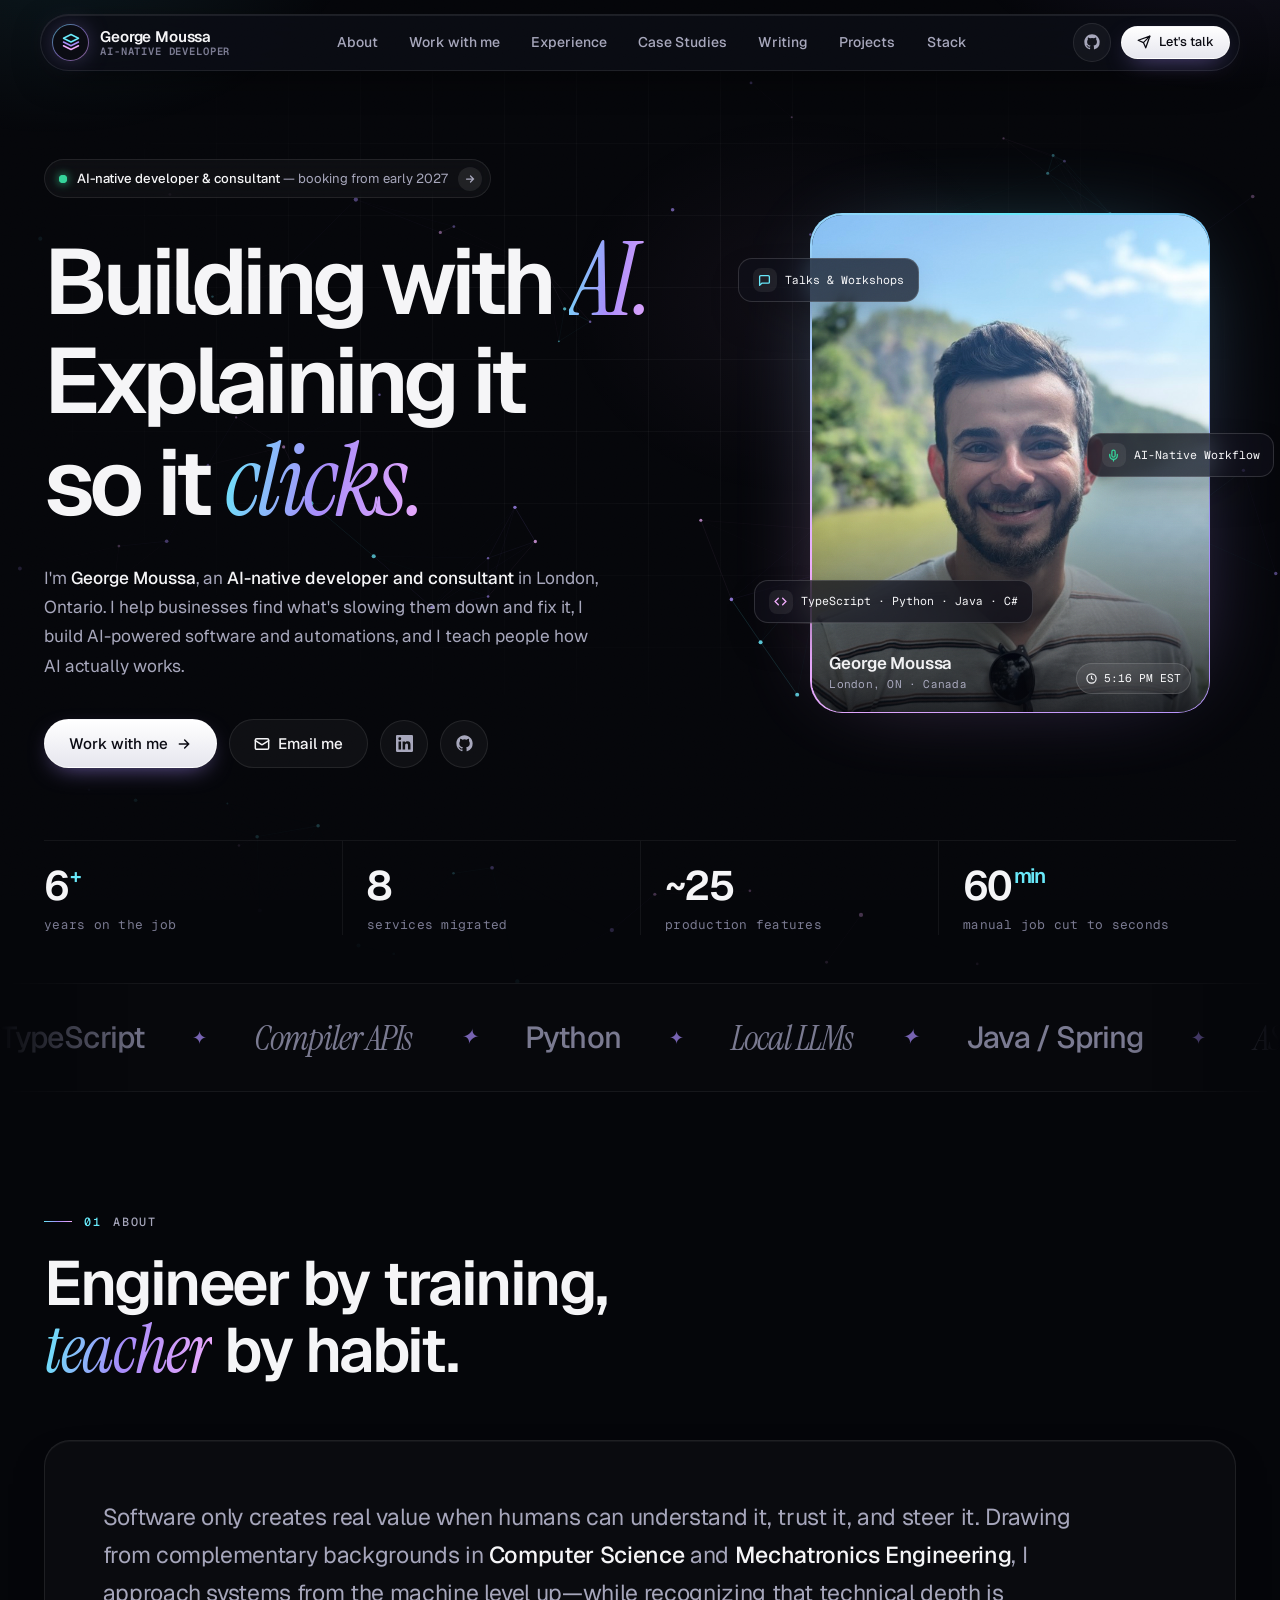
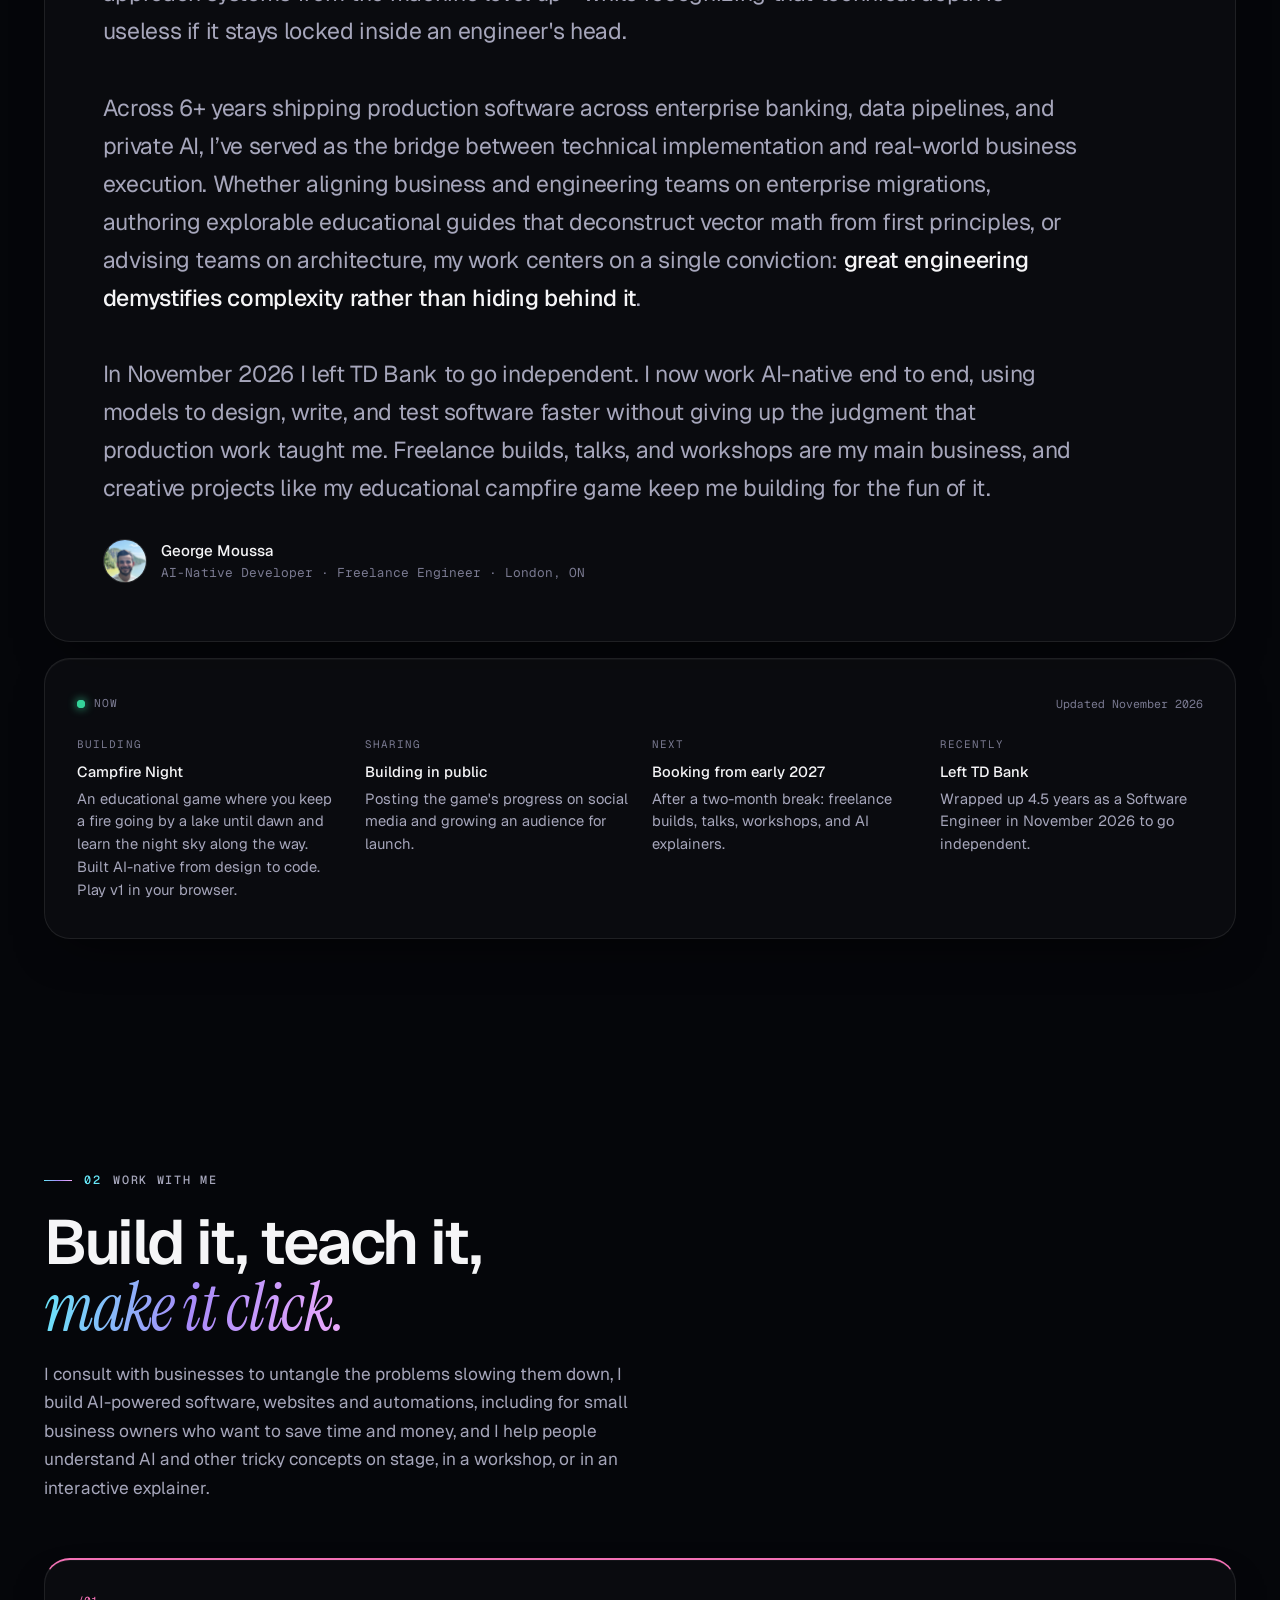
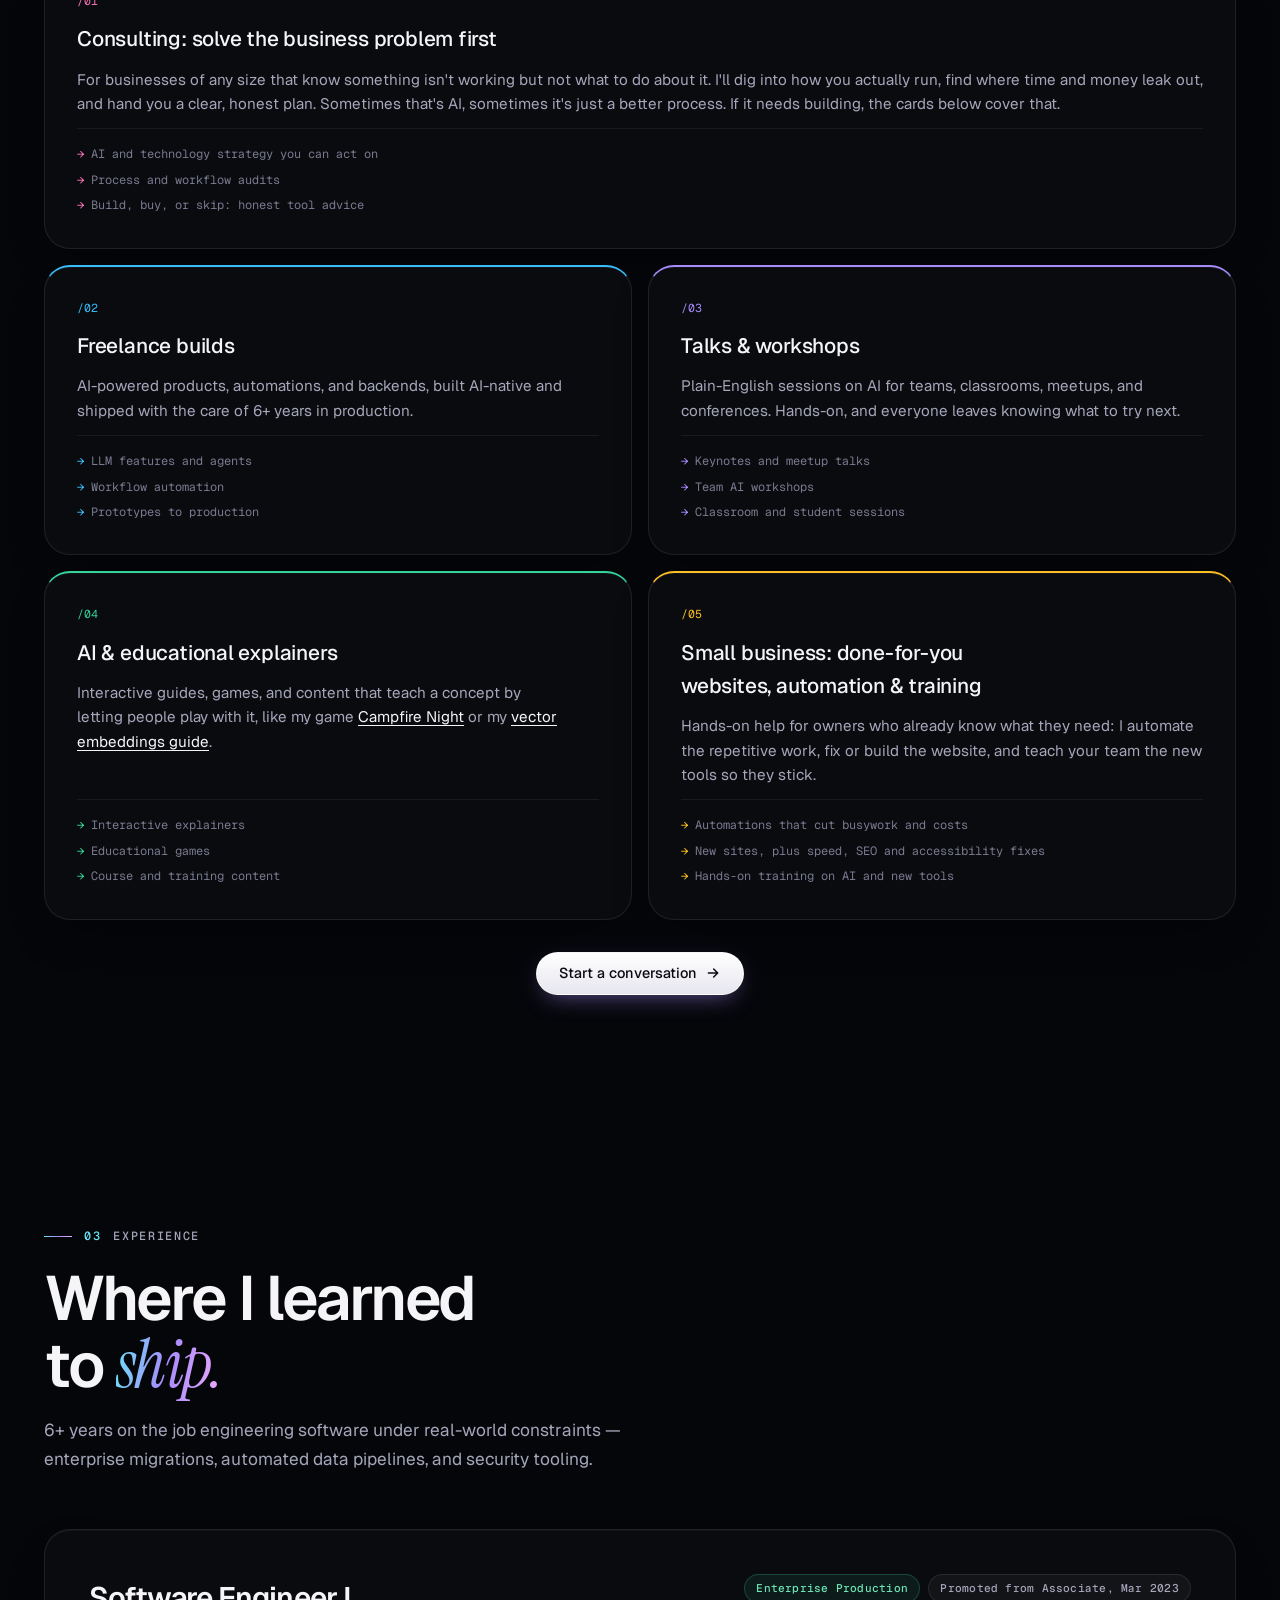
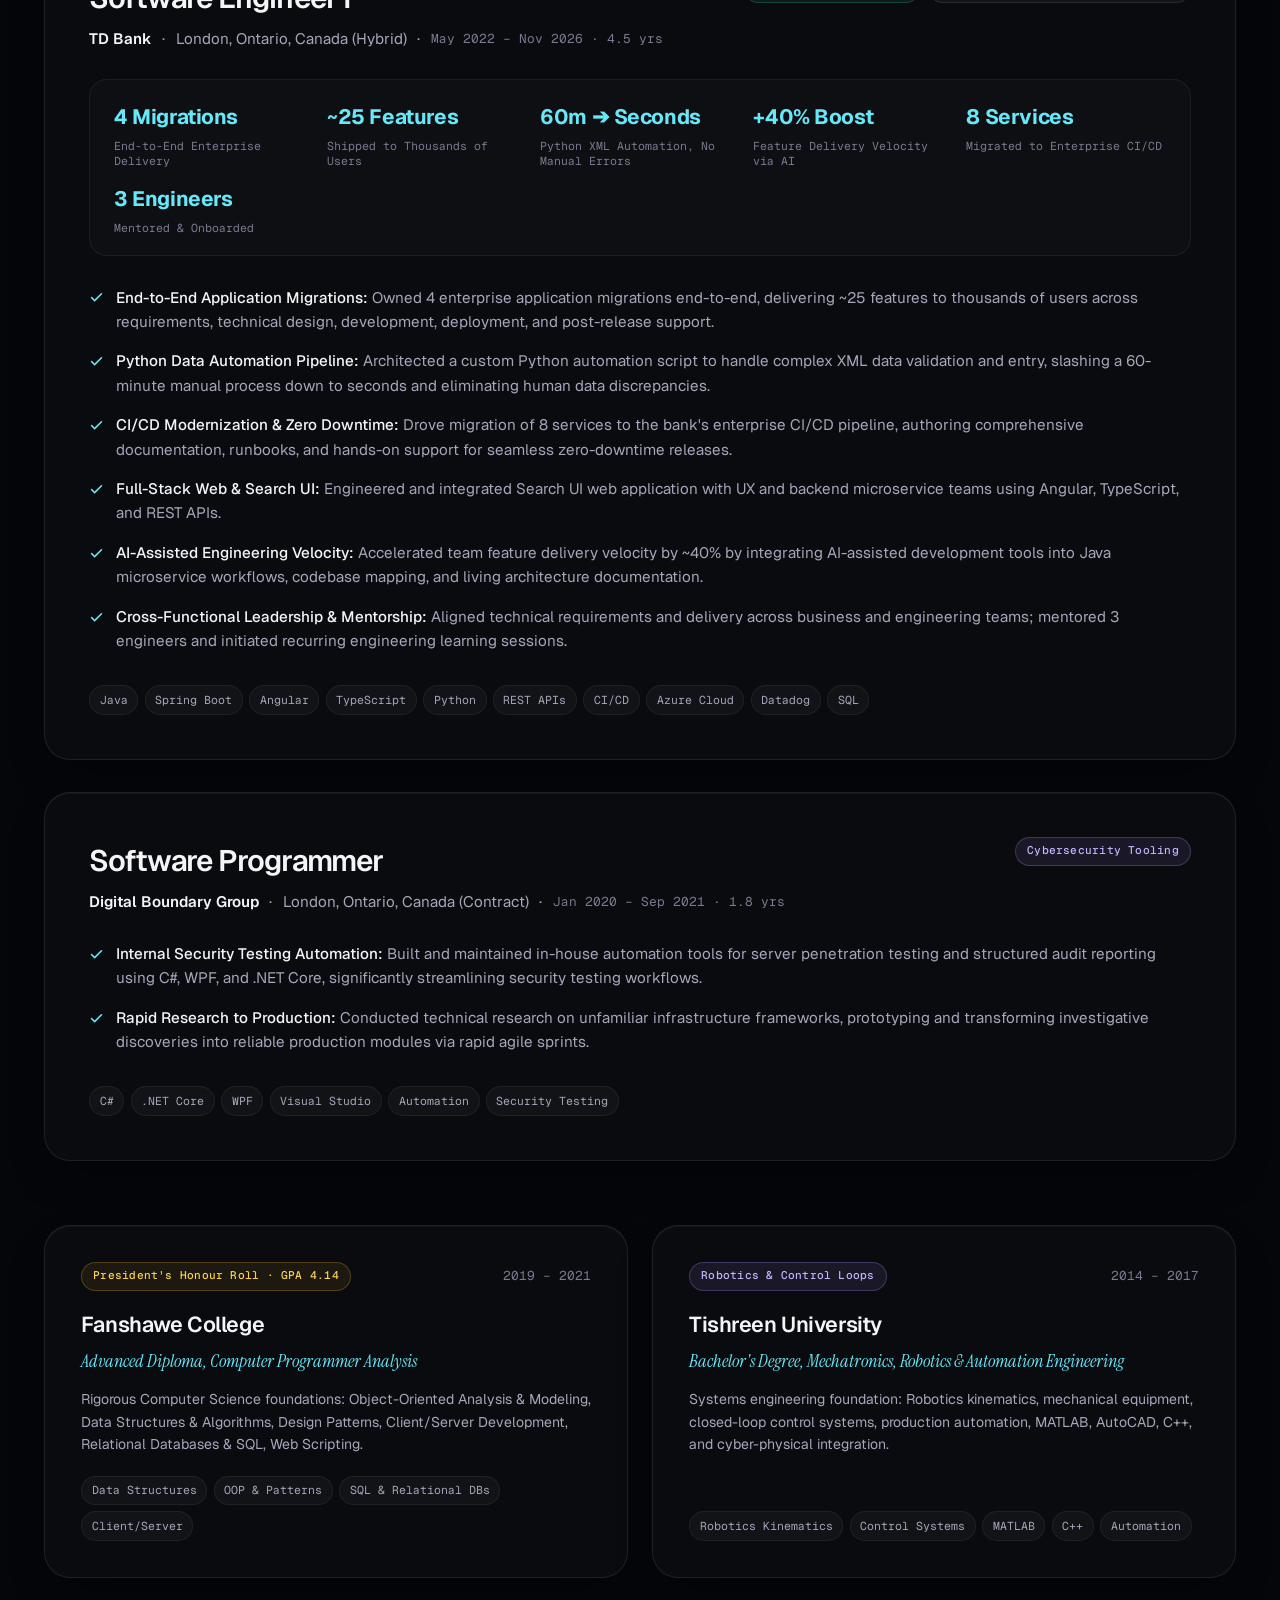
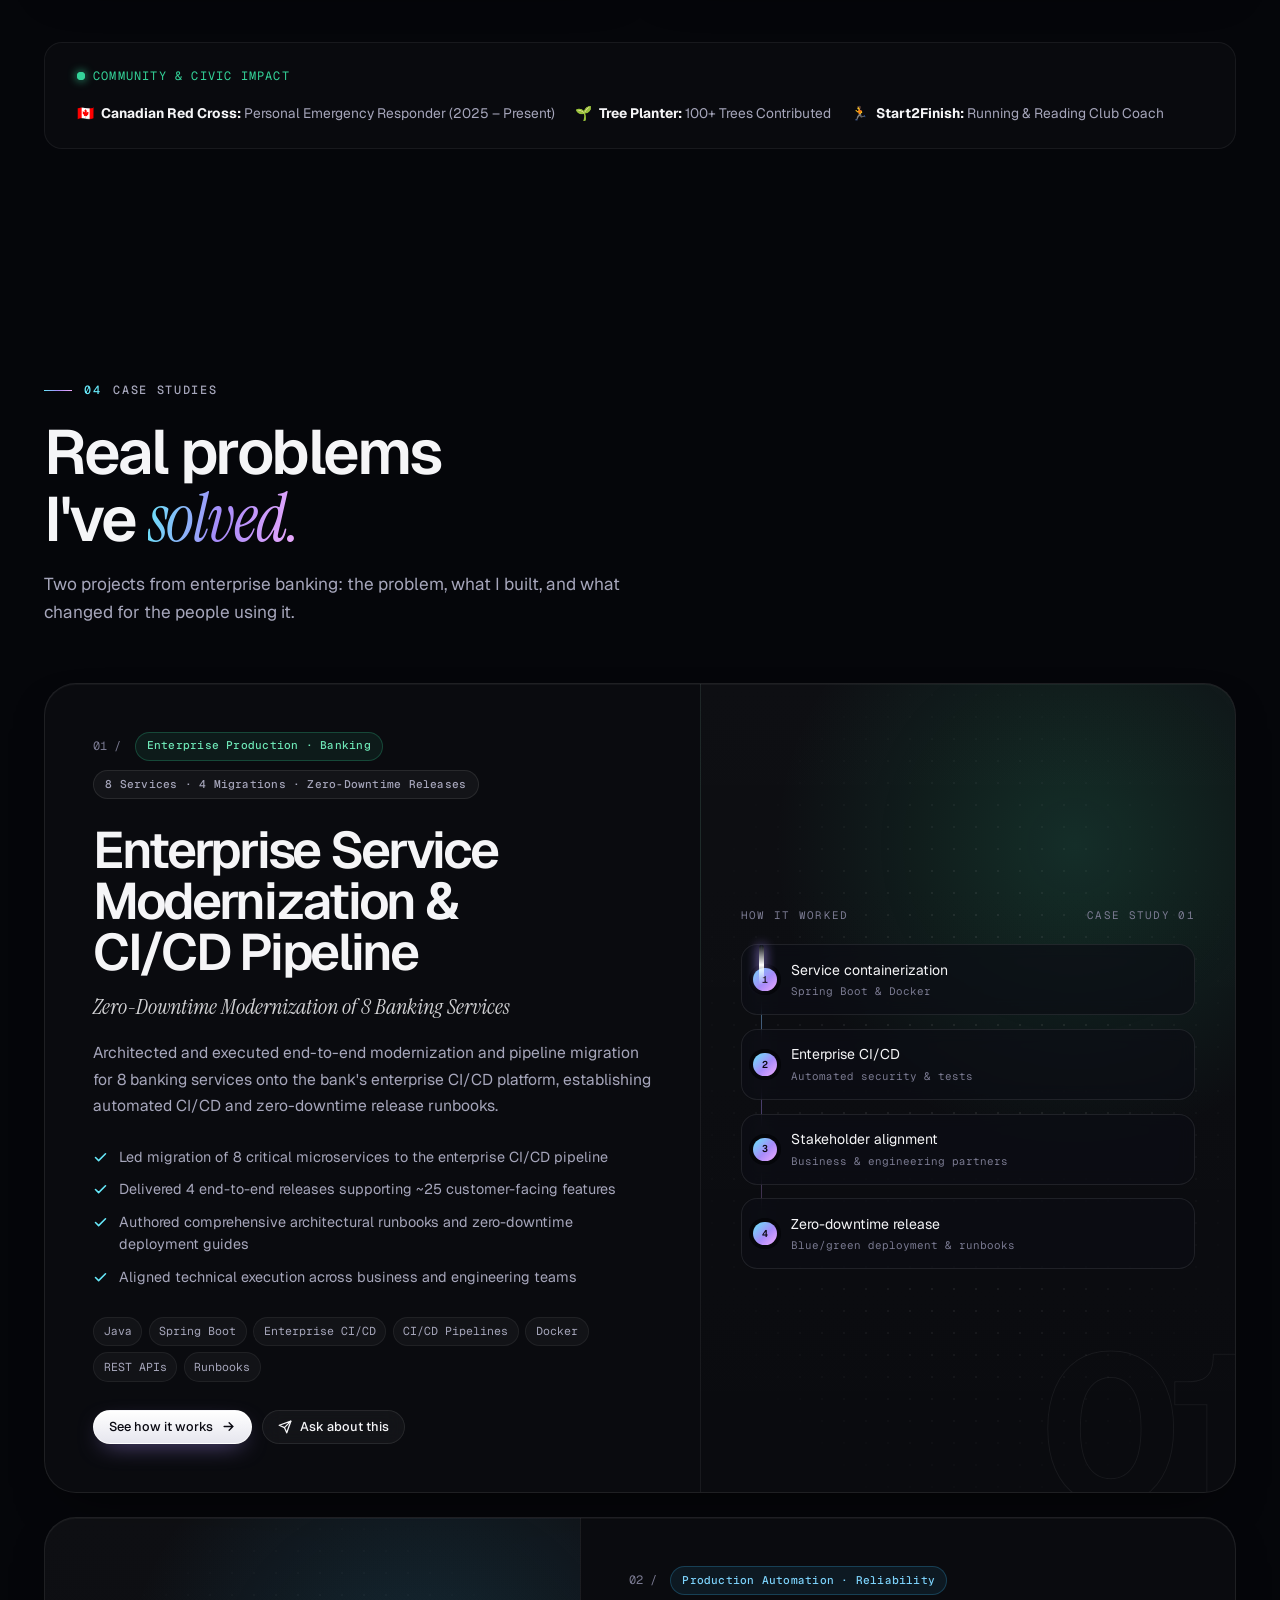
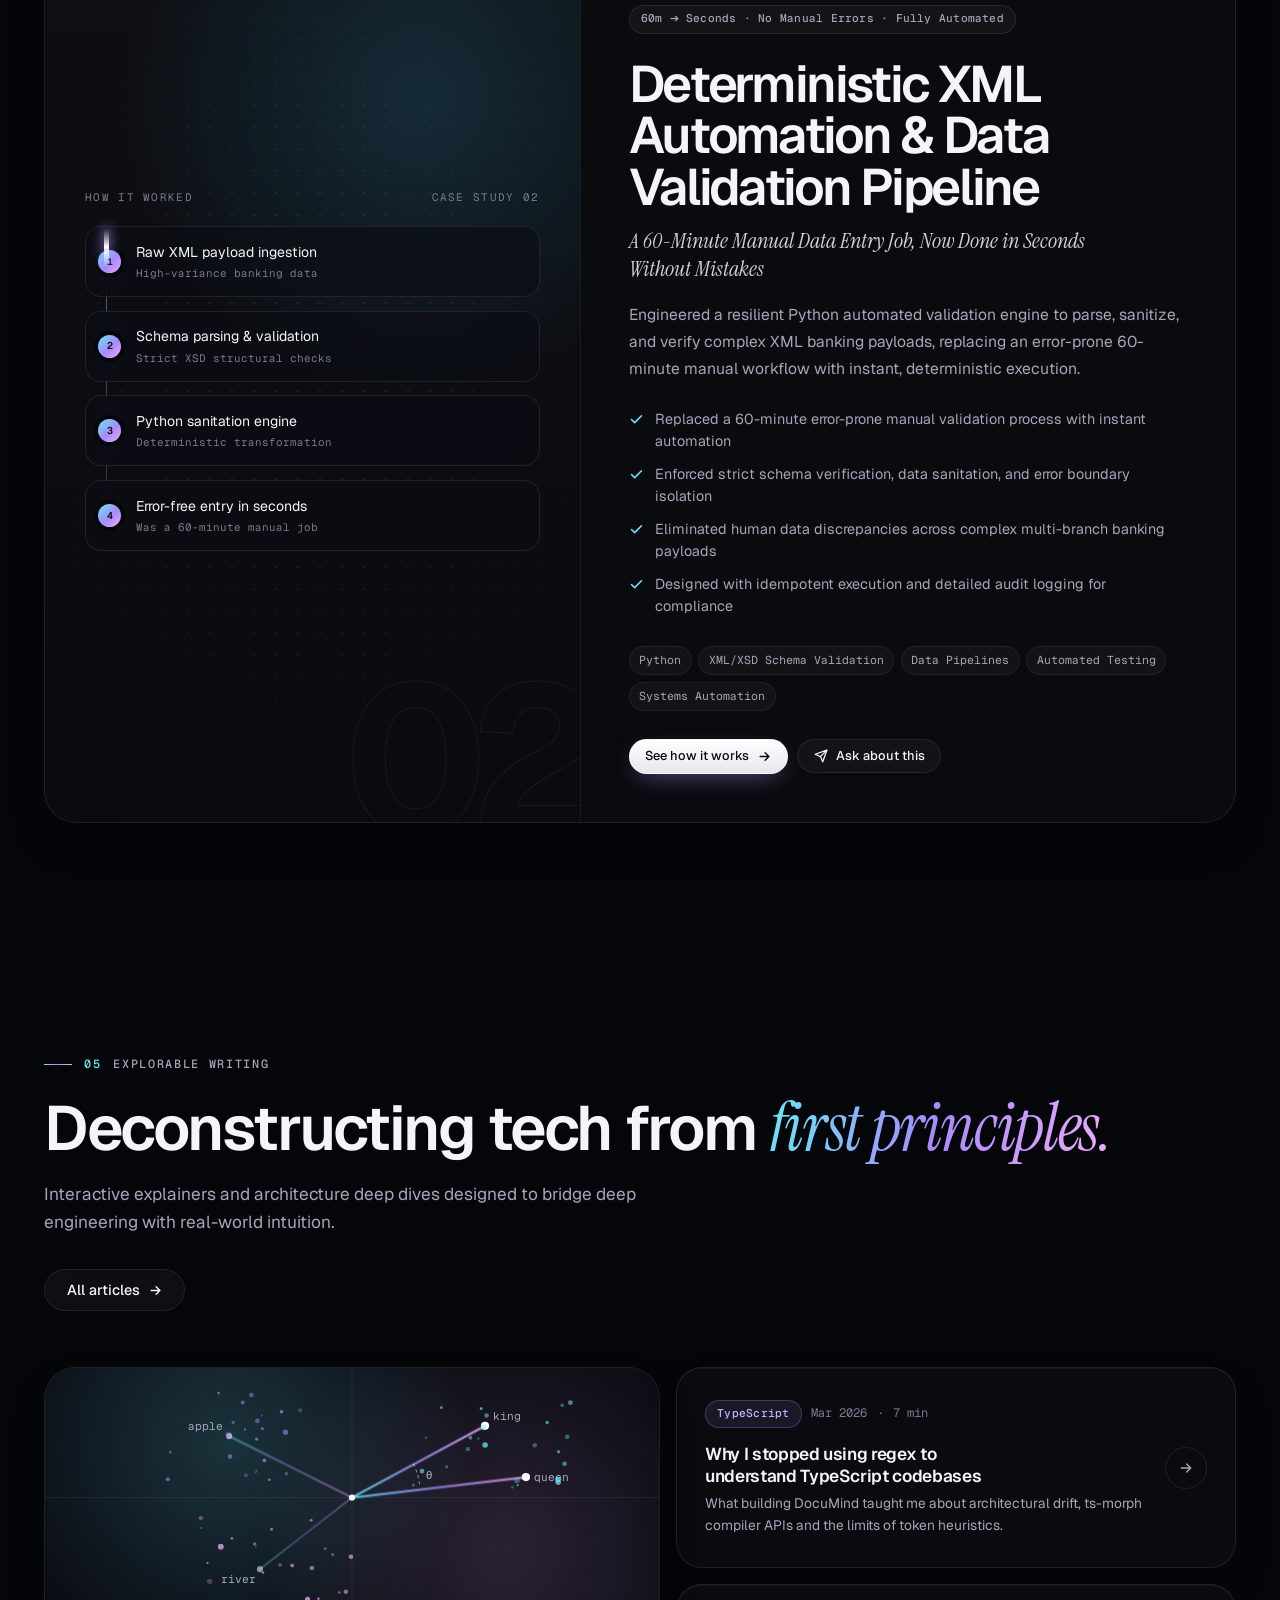
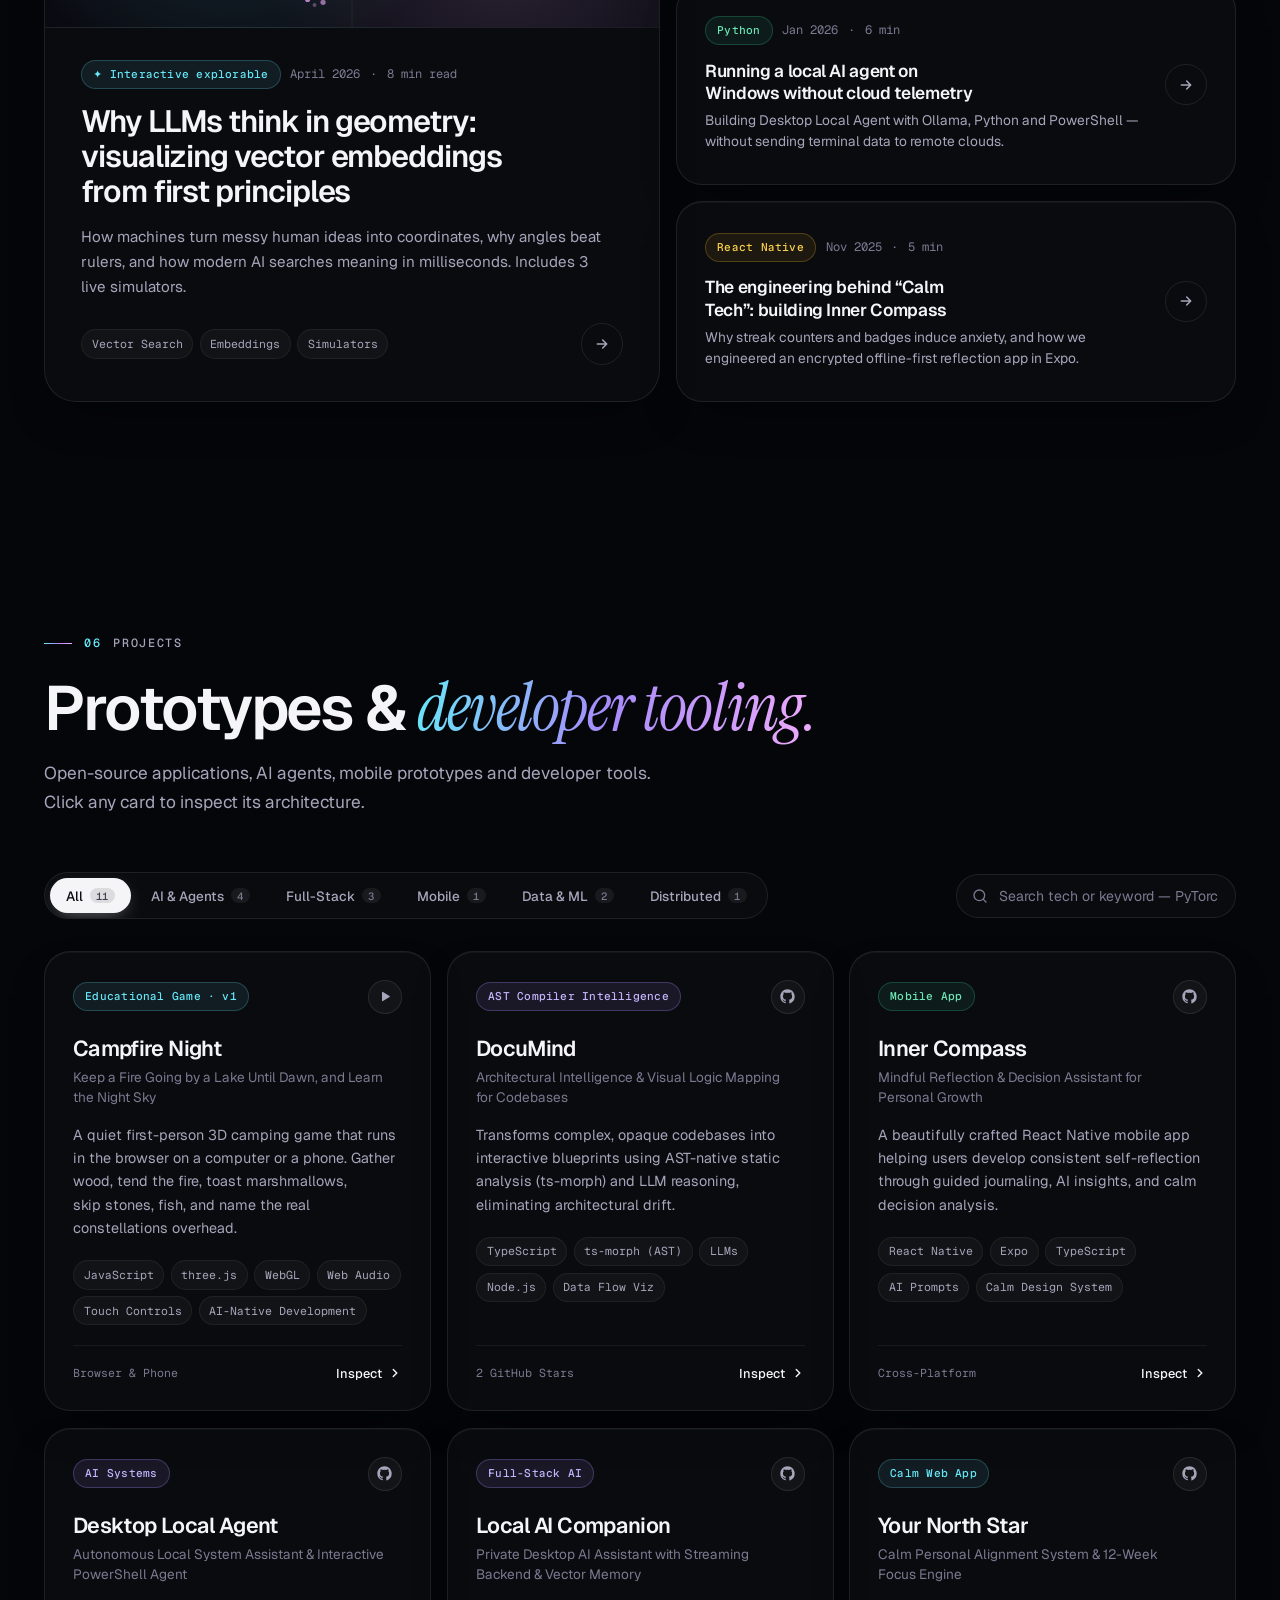
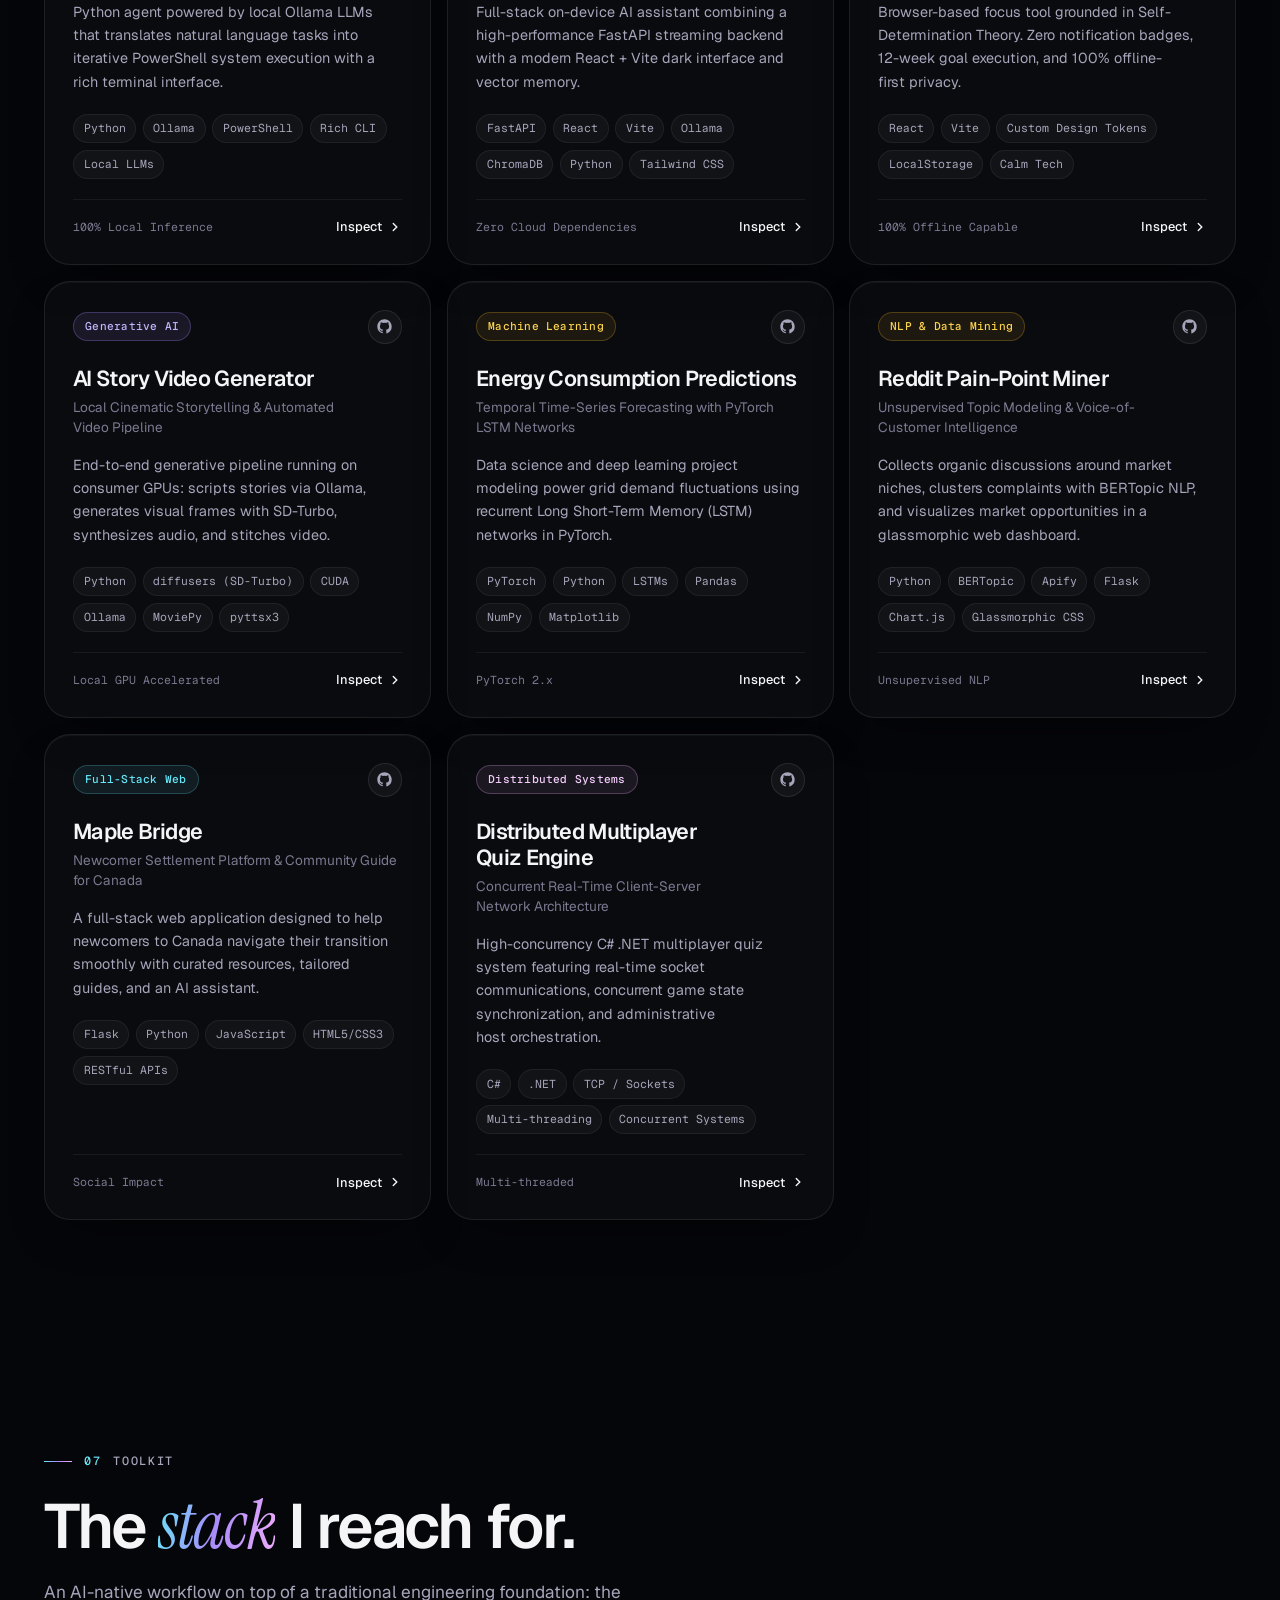
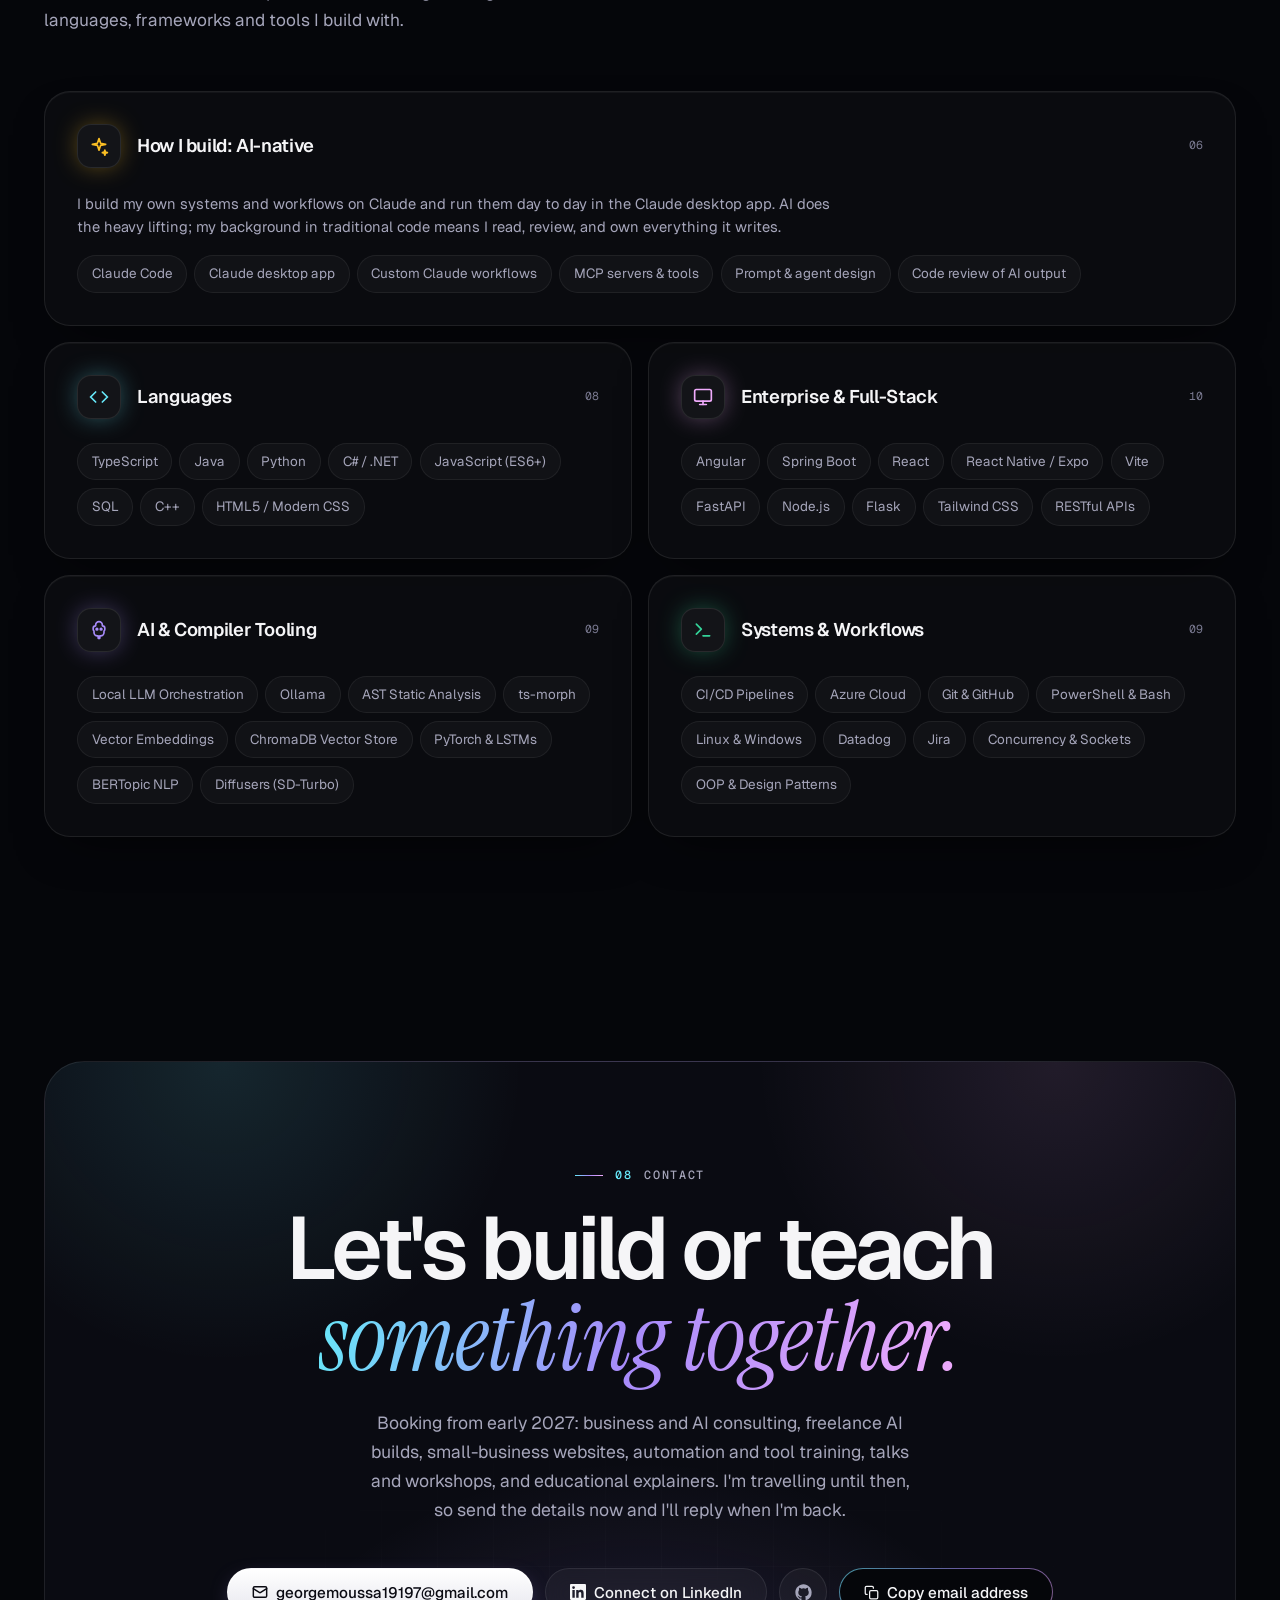
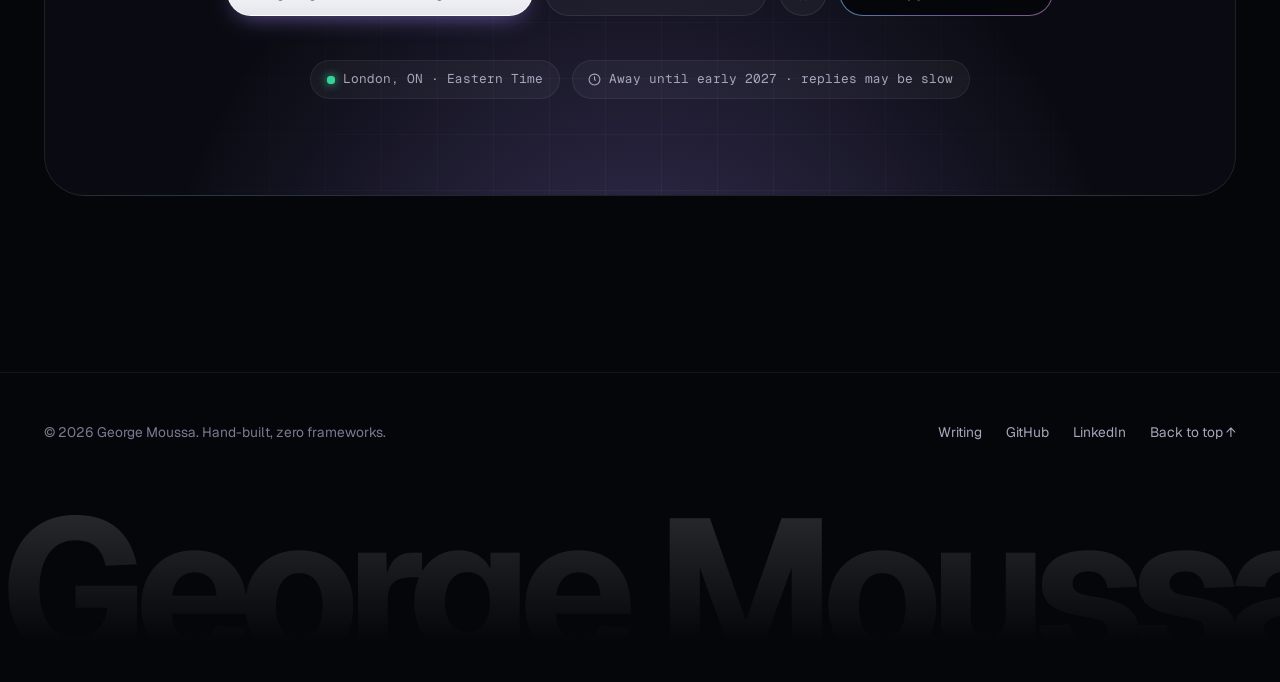
<file: index.html>
<!DOCTYPE html>
<html lang="en">
<head>
  <meta charset="UTF-8">
  <meta name="viewport" content="width=device-width, initial-scale=1.0">
  <title>George Moussa — AI-Native Developer, Consultant &amp; Speaker</title>
  <meta name="description" content="AI-native developer and consultant in London, Ontario. I help businesses fix what slows them down, build AI software and automations, and teach how AI works.">
  <meta name="author" content="George Moussa">

  <!-- Geographic / Geotargeting Meta Tags (GEO) -->
  <meta name="geo.region" content="CA-ON">
  <meta name="geo.placename" content="London, Ontario, Canada">
  <meta name="geo.position" content="42.9849;-81.2453">
  <meta name="ICBM" content="42.9849, -81.2453">

  <!-- OpenGraph / Social Meta Tags -->
  <meta property="og:site_name" content="George Moussa">
  <meta property="og:locale" content="en_CA">
  <meta property="og:title" content="George Moussa — AI-Native Developer, Consultant &amp; Speaker">
  <meta property="og:description" content="AI-native developer, consultant and speaker. I help businesses find what's slowing them down, build AI-powered software and automations, and teach how AI actually works.">
  <meta property="og:type" content="website">
  <meta property="og:url" content="https://gogmoussa.github.io/">
  <meta property="og:image" content="https://gogmoussa.github.io/assets/og-image.jpg">
  <meta property="og:image:width" content="1200">
  <meta property="og:image:height" content="630">
  <meta property="og:image:alt" content="George Moussa, AI-native developer, consultant and speaker">
  <meta name="twitter:card" content="summary_large_image">
  <meta name="twitter:title" content="George Moussa — AI-Native Developer, Consultant &amp; Speaker">
  <meta name="twitter:description" content="AI-native developer, consultant and speaker. I help businesses find what's slowing them down, build AI-powered software and automations, and teach how AI actually works.">
  <meta name="twitter:image" content="https://gogmoussa.github.io/assets/og-image.jpg">
  <meta name="twitter:image:alt" content="George Moussa, AI-native developer, consultant and speaker">
  <meta name="theme-color" content="#05060a">
  <link rel="canonical" href="https://gogmoussa.github.io/">

  <!-- Favicon -->
  <link rel="icon" type="image/svg+xml" href="assets/favicon.svg">

  <!-- Fonts: Geist, Geist Mono & Instrument Serif -->
  <link rel="preconnect" href="https://fonts.googleapis.com">
  <link rel="preconnect" href="https://fonts.gstatic.com" crossorigin>
  <link href="https://fonts.googleapis.com/css2?family=Geist:wght@300..800&family=Geist+Mono:wght@400..600&family=Instrument+Serif:ital@0;1&display=swap" rel="stylesheet">

  <!-- Stylesheet -->
  <link rel="stylesheet" href="styles.css">
  <script>document.documentElement.classList.add('js');</script>

  <!-- JSON-LD Structured Data for Search & Generative AI Crawlers (GEO / SEO) -->
  <script type="application/ld+json">
  {
    "@context": "https://schema.org",
    "@graph": [
      {
        "@type": "ProfilePage",
        "@id": "https://gogmoussa.github.io/#webpage",
        "url": "https://gogmoussa.github.io/",
        "name": "George Moussa — AI-Native Developer, Consultant & Speaker",
        "description": "AI-native developer and consultant in London, Ontario. I help businesses fix what slows them down, build AI software and automations, and teach how AI works.",
        "inLanguage": "en",
        "mainEntity": {
          "@id": "https://gogmoussa.github.io/#person"
        },
        "dateModified": "2026-11-25T12:00:00-05:00"
      },
      {
        "@type": "WebSite",
        "@id": "https://gogmoussa.github.io/#website",
        "url": "https://gogmoussa.github.io/",
        "name": "George Moussa",
        "publisher": {
          "@id": "https://gogmoussa.github.io/#person"
        }
      },
      {
        "@type": "Person",
        "@id": "https://gogmoussa.github.io/#person",
        "name": "George Moussa",
        "jobTitle": "AI-Native Developer, Consultant & Speaker",
        "description": "AI-native developer, business consultant and speaker in London, Ontario with 6+ years of production engineering. Consults with businesses on AI, technology and process; builds AI-powered software, websites and automations; and teaches AI through talks, workshops and interactive explainers.",
        "url": "https://gogmoussa.github.io/",
        "image": "https://gogmoussa.github.io/assets/profile.jpg",
        "email": "mailto:georgemoussa19197@gmail.com",
        "sameAs": [
          "https://github.com/gogmoussa",
          "https://www.linkedin.com/in/gogmoussa/"
        ],
        "address": {
          "@type": "PostalAddress",
          "addressLocality": "London",
          "addressRegion": "Ontario",
          "addressCountry": "Canada"
        },
        "homeLocation": {
          "@type": "Place",
          "name": "London, Ontario, Canada",
          "geo": {
            "@type": "GeoCoordinates",
            "latitude": 42.9849,
            "longitude": -81.2453
          }
        },
        "alumniOf": [
          {
            "@type": "EducationalOrganization",
            "name": "Fanshawe College"
          },
          {
            "@type": "EducationalOrganization",
            "name": "Tishreen University"
          }
        ],
        "knowsAbout": [
          "Business & Technology Consulting",
          "AI Strategy for Small Businesses",
          "Process & Workflow Automation",
          "Public Speaking & AI Workshops",
          "Enterprise Application Migrations",
          "Technical Communication & Alignment",
          "Technical Speaking & Advising",
          "Explorable Educational Content",
          "CoreXY Kinematics & Motion Control",
          "Vector Embeddings & High-Dimensional Geometry",
          "AST Static Analysis & Code Intelligence",
          "Local LLMs & Private Autonomous Agents",
          "Java",
          "Spring Boot",
          "Microservices",
          "Angular",
          "TypeScript",
          "Python",
          "PyTorch",
          "Apache Kafka",
          "Red Hat OpenShift",
          "CI/CD Pipelines",
          "Jenkins",
          "C#",
          ".NET Core",
          "React Native",
          "Calm Technology"
        ],
        "hasOccupation": {
          "@type": "Occupation",
          "name": "AI-Native Developer, Consultant & Speaker",
          "occupationalCategory": "15-1252.00",
          "skills": "Business & AI Consulting, Workflow Automation, AI-Powered Software, Enterprise Architecture, Technical Speaking & Teaching"
        },
        "makesOffer": [
          { "@type": "Offer", "itemOffered": { "@type": "Service", "name": "Business & AI consulting", "description": "Diagnose what is slowing a business down and deliver a clear plan: AI, technology or process." } },
          { "@type": "Offer", "itemOffered": { "@type": "Service", "name": "Freelance AI builds", "description": "AI-powered products, automations and backends, from prototype to production." } },
          { "@type": "Offer", "itemOffered": { "@type": "Service", "name": "Talks & workshops", "description": "Sessions on AI for teams, classrooms, meetups and conferences." } },
          { "@type": "Offer", "itemOffered": { "@type": "Service", "name": "AI & educational explainers", "description": "Interactive guides, games and course content that teach a concept by letting people play with it." } },
          { "@type": "Offer", "itemOffered": { "@type": "Service", "name": "Small business websites, automation & training", "description": "Done-for-you websites, automations that cut busywork, and hands-on training on AI and new tools." } }
        ]
      }
    ]
  }
  </script>

  <!-- GoatCounter Analytics -->
  <script data-goatcounter="https://gogmoussa.goatcounter.com/count" async src="//gc.zgo.at/count.js"></script>
</head>
<body>

  <!-- ==========================================================================
       Navigation Bar
       ========================================================================== -->
  <header class="navbar">
    <div class="container nav-container">
      <a href="#top" class="nav-brand" aria-label="George Moussa Portfolio Home">
        <span class="brand-badge" aria-hidden="true">
          <svg width="18" height="18" viewBox="0 0 24 24" fill="none">
            <path d="M12 2L2 7L12 12L22 7L12 2Z" stroke="#38bdf8" stroke-width="2" stroke-linecap="round" stroke-linejoin="round"/>
            <path d="M2 17L12 22L22 17" stroke="#818cf8" stroke-width="2" stroke-linecap="round" stroke-linejoin="round"/>
            <path d="M2 12L12 17L22 12" stroke="#38bdf8" stroke-width="2" stroke-linecap="round" stroke-linejoin="round" opacity="0.7"/>
          </svg>
        </span>
        <span class="brand-text">
          <span class="brand-name">George Moussa</span>
          <span class="brand-title">AI-Native Developer</span>
        </span>
      </a>

      <nav aria-label="Primary">
        <ul class="nav-links">
          <li><a href="#about" class="nav-link">About</a></li>
          <li><a href="#services" class="nav-link">Work with me</a></li>
          <li><a href="#experience" class="nav-link">Experience</a></li>
          <li><a href="#featured" class="nav-link">Case Studies</a></li>
          <li><a href="#blog" class="nav-link">Writing</a></li>
          <li><a href="#projects" class="nav-link">Projects</a></li>
          <li><a href="#stack" class="nav-link">Stack</a></li>
        </ul>
      </nav>

      <div class="nav-actions">
        <a href="https://github.com/gogmoussa" target="_blank" rel="noopener noreferrer" class="btn-icon" title="GitHub Profile" aria-label="GitHub Profile">
          <svg width="16" height="16" viewBox="0 0 24 24" fill="currentColor"><path d="M12 .5C5.65.5.5 5.65.5 12a11.5 11.5 0 0 0 7.86 10.92c.58.1.79-.25.79-.56v-2c-3.2.7-3.87-1.37-3.87-1.37-.53-1.33-1.28-1.69-1.28-1.69-1.05-.71.08-.7.08-.7 1.16.08 1.77 1.19 1.77 1.19 1.03 1.77 2.7 1.26 3.36.96.1-.75.4-1.26.73-1.55-2.55-.29-5.24-1.28-5.24-5.69 0-1.26.45-2.29 1.19-3.1-.12-.29-.52-1.46.11-3.05 0 0 .97-.31 3.17 1.18a11 11 0 0 1 5.77 0c2.2-1.49 3.17-1.18 3.17-1.18.63 1.59.23 2.76.11 3.05.74.81 1.19 1.84 1.19 3.1 0 4.42-2.7 5.4-5.26 5.68.41.36.78 1.06.78 2.14v3.17c0 .31.21.67.8.56A11.5 11.5 0 0 0 23.5 12C23.5 5.65 18.35.5 12 .5Z"/></svg>
        </a>
        <a href="#contact" class="btn btn-primary btn-sm" title="Get in touch">
          <svg width="14" height="14" viewBox="0 0 24 24" fill="none" stroke="currentColor" stroke-width="2.2" stroke-linecap="round" stroke-linejoin="round"><path d="M22 2 11 13"/><path d="M22 2 15 22l-4-9-9-4 20-7Z"/></svg>
          <span>Let's talk</span>
        </a>
        <button class="mobile-toggle" aria-label="Toggle Navigation" aria-expanded="false">
          <span></span>
          <span></span>
          <span></span>
        </button>
      </div>
    </div>
  </header>

  <main id="top">
    <!-- ==========================================================================
         Hero
         ========================================================================== -->
    <section class="hero" aria-label="Introduction">
      <canvas id="hero-canvas" aria-hidden="true"></canvas>
      <div class="hero-grid-lines" aria-hidden="true"></div>

      <div class="container">
        <div class="hero-inner">
          <div class="hero-copy">
            <a href="#about" class="hero-status hero-fade" style="--d: 0s">
              <span class="status-dot"></span>
              <span><strong>AI-native developer &amp; consultant</strong> — booking from early 2027</span>
              <span class="pill-arrow" aria-hidden="true">
                <svg width="12" height="12" viewBox="0 0 24 24" fill="none" stroke="currentColor" stroke-width="2.5" stroke-linecap="round"><path d="M5 12h14M13 6l6 6-6 6"/></svg>
              </span>
            </a>

            <h1 class="hero-title">
              <span class="line"><span style="--i:0">Building with <span class="serif grad">AI.</span></span></span>
              <span class="line"><span style="--i:1">Explaining it</span></span>
              <span class="line"><span style="--i:2">so it <span class="serif grad">clicks.</span></span></span>
            </h1>

            <p class="hero-subtitle hero-fade" style="--d: 0.45s">
              I'm <strong>George Moussa</strong>, an <strong>AI-native developer and consultant</strong> in London, Ontario.
              I help businesses find what's slowing them down and fix it, I build AI-powered software and automations, and I teach people how AI actually works.
            </p>

            <div class="hero-cta-group hero-fade" style="--d: 0.6s">
              <a href="#services" class="btn btn-primary">
                <span>Work with me</span>
                <svg class="arrow" width="16" height="16" viewBox="0 0 24 24" fill="none" stroke="currentColor" stroke-width="2.2" stroke-linecap="round"><path d="M5 12h14M13 6l6 6-6 6"/></svg>
              </a>
              <a href="mailto:georgemoussa19197@gmail.com?subject=Project%20enquiry" class="btn btn-secondary">
                <svg width="16" height="16" viewBox="0 0 24 24" fill="none" stroke="currentColor" stroke-width="2.2" stroke-linecap="round" stroke-linejoin="round"><rect width="20" height="16" x="2" y="4" rx="2"/><path d="m22 7-8.97 5.7a1.94 1.94 0 0 1-2.06 0L2 7"/></svg>
                <span>Email me</span>
              </a>
              <a href="https://www.linkedin.com/in/gogmoussa/" target="_blank" rel="noopener noreferrer" class="btn-icon" style="width:3rem;height:3rem" aria-label="LinkedIn Profile" title="LinkedIn">
                <svg width="17" height="17" viewBox="0 0 24 24" fill="currentColor"><path d="M20.45 20.45h-3.56v-5.57c0-1.33-.02-3.04-1.85-3.04-1.86 0-2.14 1.45-2.14 2.94v5.67H9.34V9h3.42v1.56h.05c.48-.9 1.64-1.85 3.37-1.85 3.6 0 4.27 2.37 4.27 5.46v6.28ZM5.34 7.43a2.06 2.06 0 1 1 0-4.13 2.06 2.06 0 0 1 0 4.13ZM7.12 20.45H3.56V9h3.56v11.45ZM22.22 0H1.77C.79 0 0 .77 0 1.73v20.54C0 23.23.79 24 1.77 24h20.45c.98 0 1.78-.77 1.78-1.73V1.73C24 .77 23.2 0 22.22 0Z"/></svg>
              </a>
              <a href="https://github.com/gogmoussa" target="_blank" rel="noopener noreferrer" class="btn-icon" style="width:3rem;height:3rem" aria-label="GitHub Profile" title="GitHub">
                <svg width="17" height="17" viewBox="0 0 24 24" fill="currentColor"><path d="M12 .5C5.65.5.5 5.65.5 12a11.5 11.5 0 0 0 7.86 10.92c.58.1.79-.25.79-.56v-2c-3.2.7-3.87-1.37-3.87-1.37-.53-1.33-1.28-1.69-1.28-1.69-1.05-.71.08-.7.08-.7 1.16.08 1.77 1.19 1.77 1.19 1.03 1.77 2.7 1.26 3.36.96.1-.75.4-1.26.73-1.55-2.550-.29-5.24-1.28-5.24-5.69 0-1.26.45-2.29 1.19-3.1-.12-.29-.52-1.46.11-3.05 0 0 .97-.31 3.170 1.18a11 11 0 0 1 5.77 0c2.2-1.49 3.17-1.18 3.17-1.18.63 1.59.23 2.76.11 3.05.74.81 1.19 1.84 1.19 3.1 0 4.42-2.7 5.4-5.26 5.68.41.36.78 1.06.78 2.14v3.17c0 .31.21.67.8.56A11.5 11.5 0 0 0 23.5 12C23.5 5.65 18.35.5 12 .5Z"/></svg>
              </a>
            </div>
          </div>

          <div class="hero-visual hero-fade" style="--d: 0.3s">
            <div class="portrait" id="portrait">
              <div class="portrait-inner">
                <img src="assets/profile.jpg" alt="Portrait of George Moussa" width="675" height="900" decoding="async" fetchpriority="high">
                <div class="portrait-caption">
                  <div>
                    <div class="portrait-name">George Moussa</div>
                    <div class="portrait-meta">London, ON · Canada</div>
                  </div>
                  <span class="portrait-clock" title="My local time">
                    <svg width="11" height="11" viewBox="0 0 24 24" fill="none" stroke="currentColor" stroke-width="2.5"><circle cx="12" cy="12" r="10"/><path d="M12 6v6l4 2"/></svg>
                    <span id="local-time">--:--</span>
                  </span>
                </div>
              </div>
            </div>
            <div class="float-chip c1" aria-hidden="true">
              <span class="chip-icon" style="color: var(--accent-cyan)">
                <svg width="13" height="13" viewBox="0 0 24 24" fill="none" stroke="currentColor" stroke-width="2.4" stroke-linecap="round" stroke-linejoin="round"><path d="M21 15a2 2 0 0 1-2 2H7l-4 4V5a2 2 0 0 1 2-2h14a2 2 0 0 1 2 2z"/></svg>
              </span>
              Talks &amp; Workshops
            </div>
            <div class="float-chip c2" aria-hidden="true">
              <span class="chip-icon" style="color: var(--accent-emerald)">
                <svg width="13" height="13" viewBox="0 0 24 24" fill="none" stroke="currentColor" stroke-width="2.4" stroke-linecap="round" stroke-linejoin="round"><path d="M12 2a3 3 0 0 0-3 3v7a3 3 0 0 0 6 0V5a3 3 0 0 0-3-3Z"/><path d="M19 10v2a7 7 0 0 1-14 0v-2"/><line x1="12" y1="19" x2="12" y2="22"/></svg>
              </span>
              AI-Native Workflow
            </div>
            <div class="float-chip c3" aria-hidden="true">
              <span class="chip-icon" style="color: var(--accent-pink)">
                <svg width="13" height="13" viewBox="0 0 24 24" fill="none" stroke="currentColor" stroke-width="2.4" stroke-linecap="round"><path d="m16 18 6-6-6-6M8 6l-6 6 6 6"/></svg>
              </span>
              TypeScript · Python · Java · C#
            </div>
          </div>
        </div>

        <div class="hero-stats hero-fade" style="--d: 0.8s">
          <div class="stat">
            <div class="stat-num"><span data-count="6" id="stat-years">6</span><sup>+</sup></div>
            <div class="stat-label">years on the job</div>
          </div>
          <div class="stat">
            <div class="stat-num"><span data-count="8">8</span></div>
            <div class="stat-label">services migrated</div>
          </div>
          <div class="stat">
            <div class="stat-num">~<span data-count="25">25</span></div>
            <div class="stat-label">production features</div>
          </div>
          <div class="stat">
            <div class="stat-num"><span data-count="60">60</span><sup>min</sup></div>
            <div class="stat-label">manual job cut to seconds</div>
          </div>
        </div>
      </div>
    </section>

    <!-- Tech marquee -->
    <div class="marquee" aria-hidden="true">
      <div class="marquee-track">
        <span class="marquee-item">TypeScript</span>
        <span class="marquee-item serif">Compiler APIs</span>
        <span class="marquee-item">Python</span>
        <span class="marquee-item serif">Local LLMs</span>
        <span class="marquee-item">Java / Spring</span>
        <span class="marquee-item serif">AST static analysis</span>
        <span class="marquee-item">C# / .NET Core</span>
        <span class="marquee-item serif">Zero-drift blueprints</span>
        <span class="marquee-item">React Native</span>
        <span class="marquee-item serif">calm technology</span>
        <span class="marquee-item">PyTorch</span>
        <span class="marquee-item serif">vector search</span>
        <span class="marquee-item">Ollama</span>
        <span class="marquee-item serif">ts-morph</span>
        <span class="marquee-item">FastAPI</span>
        <span class="marquee-item serif">Explorable tools</span>
        <!-- duplicate for seamless loop -->
        <span class="marquee-item">TypeScript</span>
        <span class="marquee-item serif">Compiler APIs</span>
        <span class="marquee-item">Python</span>
        <span class="marquee-item serif">Local LLMs</span>
        <span class="marquee-item">Java / Spring</span>
        <span class="marquee-item serif">AST static analysis</span>
        <span class="marquee-item">C# / .NET Core</span>
        <span class="marquee-item serif">Zero-drift blueprints</span>
        <span class="marquee-item">React Native</span>
        <span class="marquee-item serif">calm technology</span>
        <span class="marquee-item">PyTorch</span>
        <span class="marquee-item serif">vector search</span>
        <span class="marquee-item">Ollama</span>
        <span class="marquee-item serif">ts-morph</span>
        <span class="marquee-item">FastAPI</span>
        <span class="marquee-item serif">Explorable tools</span>
      </div>
    </div>

    <!-- ==========================================================================
         About & Ethos (Bento)
         ========================================================================== -->
    <section id="about" class="section">
      <div class="container">
        <div class="section-header reveal">
          <span class="section-tag"><span class="tag-num">01</span> About</span>
          <h2 class="section-title">Engineer by training,<br><span class="serif grad">teacher</span> by habit.</h2>
        </div>

        <div class="bento">
          <article class="bento-card bento-intro spotlight reveal">
            <p class="about-intro">
              Software only creates real value when humans can understand it, trust it, and steer it.
              Drawing from complementary backgrounds in <strong>Computer Science</strong> and <strong>Mechatronics Engineering</strong>, I approach systems from the machine level up—while recognizing that technical depth is useless if it stays locked inside an engineer's head.
              <br><br>
              Across <span data-years>6+ years</span> shipping production software across enterprise banking, data pipelines, and private AI, I’ve served as the bridge between technical implementation and real-world business execution. Whether aligning business and engineering teams on enterprise migrations, authoring explorable educational guides that deconstruct vector math from first principles, or advising teams on architecture, my work centers on a single conviction: <strong>great engineering demystifies complexity rather than hiding behind it</strong>.
              <br><br>
              In November 2026 I left TD Bank to go independent. I now work AI-native end to end, using models to design, write, and test software faster without giving up the judgment that production work taught me. Freelance builds, talks, and workshops are my main business, and creative projects like my educational campfire game keep me building for the fun of it.
            </p>
            <div class="about-sig">
              <img src="assets/profile.jpg" alt="George Moussa" width="44" height="44" loading="lazy">
              <div>
                <div class="sig-name">George Moussa</div>
                <div class="sig-role">AI-Native Developer · Freelance Engineer · London, ON</div>
              </div>
            </div>
          </article>

          <!-- Now — what George is focused on this season. Update the date stamp whenever this changes. -->
          <aside id="now" class="bento-card bento-now spotlight reveal" style="--d: 0.08s" aria-labelledby="now-title">
            <div class="now-head">
              <div class="card-label"><span class="status-dot"></span> <span id="now-title">Now</span></div>
              <time class="now-stamp" datetime="2026-11">Updated November 2026</time>
            </div>
            <ul class="now-list">
              <li>
                <span class="now-kicker">Building</span>
                <span><strong>Campfire Night</strong>An educational game where you keep a fire going by a lake until dawn and learn the night sky along the way. Built AI-native from design to code. <a href="campfire-night/">Play v1 in your browser</a>.</span>
              </li>
              <li>
                <span class="now-kicker">Sharing</span>
                <span><strong>Building in public</strong>Posting the game's progress on social media and growing an audience for launch.</span>
              </li>
              <li>
                <span class="now-kicker">Next</span>
                <span><strong>Booking from early 2027</strong>After a two-month break: freelance builds, talks, workshops, and AI explainers.</span>
              </li>
              <li>
                <span class="now-kicker">Recently</span>
                <span><strong>Left TD Bank</strong>Wrapped up 4.5 years as a Software Engineer in November 2026 to go independent.</span>
              </li>
            </ul>
          </aside>
        </div>
      </div>
    </section>

    <!-- ==========================================================================
         Work with me (services)
         ========================================================================== -->
    <section id="services" class="section">
      <div class="container">
        <div class="section-header split reveal">
          <div>
            <span class="section-tag"><span class="tag-num">02</span> Work with me</span>
            <h2 class="section-title">Build it, teach it,<br><span class="serif grad">make it click.</span></h2>
            <p class="section-desc">I consult with businesses to untangle the problems slowing them down, I build AI-powered software, websites and automations, including for small business owners who want to save time and money, and I help people understand AI and other tricky concepts on stage, in a workshop, or in an interactive explainer.</p>
          </div>
        </div>

        <div class="offer-grid">
          <article class="bento-card offer-card offer-card-wide spotlight reveal" style="--pc: #f472b6">
            <span class="offer-num">/01</span>
            <h3 class="offer-title">Consulting: solve the business problem first</h3>
            <p class="offer-desc">For businesses of any size that know something isn't working but not what to do about it. I'll dig into how you actually run, find where time and money leak out, and hand you a clear, honest plan. Sometimes that's AI, sometimes it's just a better process. If it needs building, the cards below cover that.</p>
            <ul class="offer-list">
              <li>AI and technology strategy you can act on</li>
              <li>Process and workflow audits</li>
              <li>Build, buy, or skip: honest tool advice</li>
            </ul>
          </article>

          <article class="bento-card offer-card spotlight reveal" style="--pc: #38bdf8; --d: 0.06s">
            <span class="offer-num">/02</span>
            <h3 class="offer-title">Freelance builds</h3>
            <p class="offer-desc">AI-powered products, automations, and backends, built AI-native and shipped with the care of 6+ years in production.</p>
            <ul class="offer-list">
              <li>LLM features and agents</li>
              <li>Workflow automation</li>
              <li>Prototypes to production</li>
            </ul>
          </article>

          <article class="bento-card offer-card spotlight reveal" style="--pc: #a78bfa; --d: 0.12s">
            <span class="offer-num">/03</span>
            <h3 class="offer-title">Talks &amp; workshops</h3>
            <p class="offer-desc">Plain-English sessions on AI for teams, classrooms, meetups, and conferences. Hands-on, and everyone leaves knowing what to try next.</p>
            <ul class="offer-list">
              <li>Keynotes and meetup talks</li>
              <li>Team AI workshops</li>
              <li>Classroom and student sessions</li>
            </ul>
          </article>

          <article class="bento-card offer-card spotlight reveal" style="--pc: #34d399; --d: 0.18s">
            <span class="offer-num">/04</span>
            <h3 class="offer-title">AI &amp; educational explainers</h3>
            <p class="offer-desc">Interactive guides, games, and content that teach a concept by letting people play with it, like my game <a href="campfire-night/">Campfire Night</a> or my <a href="articles/vector_embeddings_guide.html">vector embeddings guide</a>.</p>
            <ul class="offer-list">
              <li>Interactive explainers</li>
              <li>Educational games</li>
              <li>Course and training content</li>
            </ul>
          </article>

          <article class="bento-card offer-card spotlight reveal" style="--pc: #fbbf24; --d: 0.24s">
            <span class="offer-num">/05</span>
            <h3 class="offer-title">Small business: done-for-you websites, automation &amp; training</h3>
            <p class="offer-desc">Hands-on help for owners who already know what they need: I automate the repetitive work, fix or build the website, and teach your team the new tools so they stick.</p>
            <ul class="offer-list">
              <li>Automations that cut busywork and costs</li>
              <li>New sites, plus speed, SEO and accessibility fixes</li>
              <li>Hands-on training on AI and new tools</li>
            </ul>
          </article>
        </div>

        <div class="offer-cta reveal">
          <a href="#contact" class="btn btn-primary">
            <span>Start a conversation</span>
            <svg class="arrow" width="16" height="16" viewBox="0 0 24 24" fill="none" stroke="currentColor" stroke-width="2.2" stroke-linecap="round"><path d="M5 12h14M13 6l6 6-6 6"/></svg>
          </a>
        </div>
      </div>
    </section>

    <!-- ==========================================================================
         Production Track Record & Engineering Impact
         ========================================================================== -->
    <section id="experience" class="section">
      <div class="container">
        <div class="section-header split reveal">
          <div>
            <span class="section-tag"><span class="tag-num">03</span> Experience</span>
            <h2 class="section-title">Where I learned<br>to <span class="serif grad">ship.</span></h2>
            <p class="section-desc"><span data-years>6+ years</span> on the job engineering software under real-world constraints — enterprise migrations, automated data pipelines, and security tooling.</p>
          </div>
        </div>

        <div class="experience-list">
          <!-- TD Bank -->
          <article class="experience-card spotlight reveal" style="--pc: #34d399">
            <div class="exp-header">
              <div>
                <h3 class="exp-role-title">Software Engineer I</h3>
                <div class="exp-company-row">
                  <span class="exp-company">TD Bank</span>
                  <span>·</span>
                  <span>London, Ontario, Canada (Hybrid)</span>
                  <span>·</span>
                  <span class="exp-period">May 2022 – Nov 2026 · 4.5 yrs</span>
                </div>
              </div>
              <div class="exp-badges">
                <span class="badge badge-emerald">Enterprise Production</span>
                <span class="badge badge-ghost">Promoted from Associate, Mar 2023</span>
              </div>
            </div>

            <div class="exp-metrics-grid">
              <div class="exp-metric-item">
                <div class="exp-metric-num">4 Migrations</div>
                <div class="exp-metric-label">End-to-End Enterprise Delivery</div>
              </div>
              <div class="exp-metric-item">
                <div class="exp-metric-num">~25 Features</div>
                <div class="exp-metric-label">Shipped to Thousands of Users</div>
              </div>
              <div class="exp-metric-item">
                <div class="exp-metric-num">60m ➔ Seconds</div>
                <div class="exp-metric-label">Python XML Automation, No Manual Errors</div>
              </div>
              <div class="exp-metric-item">
                <div class="exp-metric-num">+40% Boost</div>
                <div class="exp-metric-label">Feature Delivery Velocity via AI</div>
              </div>
              <div class="exp-metric-item">
                <div class="exp-metric-num">8 Services</div>
                <div class="exp-metric-label">Migrated to Enterprise CI/CD</div>
              </div>
              <div class="exp-metric-item">
                <div class="exp-metric-num">3 Engineers</div>
                <div class="exp-metric-label">Mentored &amp; Onboarded</div>
              </div>
            </div>

            <ul class="exp-bullet-list">
              <li class="exp-bullet-item">
                <svg width="15" height="15" viewBox="0 0 24 24" fill="none" stroke="currentColor" stroke-width="2.5" stroke-linecap="round" stroke-linejoin="round"><polyline points="20 6 9 17 4 12"></polyline></svg>
                <span><strong>End-to-End Application Migrations:</strong> Owned 4 enterprise application migrations end-to-end, delivering ~25 features to thousands of users across requirements, technical design, development, deployment, and post-release support.</span>
              </li>
              <li class="exp-bullet-item">
                <svg width="15" height="15" viewBox="0 0 24 24" fill="none" stroke="currentColor" stroke-width="2.5" stroke-linecap="round" stroke-linejoin="round"><polyline points="20 6 9 17 4 12"></polyline></svg>
                <span><strong>Python Data Automation Pipeline:</strong> Architected a custom Python automation script to handle complex XML data validation and entry, slashing a 60-minute manual process down to seconds and eliminating human data discrepancies.</span>
              </li>
              <li class="exp-bullet-item">
                <svg width="15" height="15" viewBox="0 0 24 24" fill="none" stroke="currentColor" stroke-width="2.5" stroke-linecap="round" stroke-linejoin="round"><polyline points="20 6 9 17 4 12"></polyline></svg>
                <span><strong>CI/CD Modernization &amp; Zero Downtime:</strong> Drove migration of 8 services to the bank's enterprise CI/CD pipeline, authoring comprehensive documentation, runbooks, and hands-on support for seamless zero-downtime releases.</span>
              </li>
              <li class="exp-bullet-item">
                <svg width="15" height="15" viewBox="0 0 24 24" fill="none" stroke="currentColor" stroke-width="2.5" stroke-linecap="round" stroke-linejoin="round"><polyline points="20 6 9 17 4 12"></polyline></svg>
                <span><strong>Full-Stack Web &amp; Search UI:</strong> Engineered and integrated Search UI web application with UX and backend microservice teams using Angular, TypeScript, and REST APIs.</span>
              </li>
              <li class="exp-bullet-item">
                <svg width="15" height="15" viewBox="0 0 24 24" fill="none" stroke="currentColor" stroke-width="2.5" stroke-linecap="round" stroke-linejoin="round"><polyline points="20 6 9 17 4 12"></polyline></svg>
                <span><strong>AI-Assisted Engineering Velocity:</strong> Accelerated team feature delivery velocity by ~40% by integrating AI-assisted development tools into Java microservice workflows, codebase mapping, and living architecture documentation.</span>
              </li>
              <li class="exp-bullet-item">
                <svg width="15" height="15" viewBox="0 0 24 24" fill="none" stroke="currentColor" stroke-width="2.5" stroke-linecap="round" stroke-linejoin="round"><polyline points="20 6 9 17 4 12"></polyline></svg>
                <span><strong>Cross-Functional Leadership &amp; Mentorship:</strong> Aligned technical requirements and delivery across business and engineering teams; mentored 3 engineers and initiated recurring engineering learning sessions.</span>
              </li>
            </ul>

            <div class="tech-tag-group" style="margin-bottom: 0;">
              <span class="tech-tag">Java</span>
              <span class="tech-tag">Spring Boot</span>
              <span class="tech-tag">Angular</span>
              <span class="tech-tag">TypeScript</span>
              <span class="tech-tag">Python</span>
              <span class="tech-tag">REST APIs</span>
              <span class="tech-tag">CI/CD</span>
              <span class="tech-tag">Azure Cloud</span>
              <span class="tech-tag">Datadog</span>
              <span class="tech-tag">SQL</span>
            </div>
          </article>

          <!-- Digital Boundary Group -->
          <article class="experience-card spotlight reveal" style="--pc: #67e8f9; --d: 0.08s">
            <div class="exp-header">
              <div>
                <h3 class="exp-role-title">Software Programmer</h3>
                <div class="exp-company-row">
                  <span class="exp-company">Digital Boundary Group</span>
                  <span>·</span>
                  <span>London, Ontario, Canada (Contract)</span>
                  <span>·</span>
                  <span class="exp-period">Jan 2020 – Sep 2021 · 1.8 yrs</span>
                </div>
              </div>
              <div class="exp-badges">
                <span class="badge badge-purple">Cybersecurity Tooling</span>
              </div>
            </div>

            <ul class="exp-bullet-list">
              <li class="exp-bullet-item">
                <svg width="15" height="15" viewBox="0 0 24 24" fill="none" stroke="currentColor" stroke-width="2.5" stroke-linecap="round" stroke-linejoin="round"><polyline points="20 6 9 17 4 12"></polyline></svg>
                <span><strong>Internal Security Testing Automation:</strong> Built and maintained in-house automation tools for server penetration testing and structured audit reporting using C#, WPF, and .NET Core, significantly streamlining security testing workflows.</span>
              </li>
              <li class="exp-bullet-item">
                <svg width="15" height="15" viewBox="0 0 24 24" fill="none" stroke="currentColor" stroke-width="2.5" stroke-linecap="round" stroke-linejoin="round"><polyline points="20 6 9 17 4 12"></polyline></svg>
                <span><strong>Rapid Research to Production:</strong> Conducted technical research on unfamiliar infrastructure frameworks, prototyping and transforming investigative discoveries into reliable production modules via rapid agile sprints.</span>
              </li>
            </ul>

            <div class="tech-tag-group" style="margin-bottom: 0;">
              <span class="tech-tag">C#</span>
              <span class="tech-tag">.NET Core</span>
              <span class="tech-tag">WPF</span>
              <span class="tech-tag">Visual Studio</span>
              <span class="tech-tag">Automation</span>
              <span class="tech-tag">Security Testing</span>
            </div>
          </article>

          <!-- Education & The Dual Moat -->
          <div class="experience-dual-grid">
            <article class="edu-card spotlight reveal" style="--pc: #fbbf24">
              <div style="display: flex; align-items: center; justify-content: space-between; margin-bottom: 1rem; flex-wrap: wrap; gap: 0.5rem;">
                <span class="badge badge-amber">President's Honour Roll · GPA 4.14</span>
                <span class="exp-period">2019 – 2021</span>
              </div>
              <h3 class="edu-institution">Fanshawe College</h3>
              <div class="edu-degree">Advanced Diploma, Computer Programmer Analysis</div>
              <p class="edu-desc">
                Rigorous Computer Science foundations: Object-Oriented Analysis &amp; Modeling, Data Structures &amp; Algorithms, Design Patterns, Client/Server Development, Relational Databases &amp; SQL, Web Scripting.
              </p>
              <div class="tech-tag-group" style="margin-top: auto; margin-bottom: 0;">
                <span class="tech-tag">Data Structures</span>
                <span class="tech-tag">OOP &amp; Patterns</span>
                <span class="tech-tag">SQL &amp; Relational DBs</span>
                <span class="tech-tag">Client/Server</span>
              </div>
            </article>

            <article class="edu-card spotlight reveal" style="--pc: #a78bfa; --d: 0.08s">
              <div style="display: flex; align-items: center; justify-content: space-between; margin-bottom: 1rem; flex-wrap: wrap; gap: 0.5rem;">
                <span class="badge badge-purple">Robotics &amp; Control Loops</span>
                <span class="exp-period">2014 – 2017</span>
              </div>
              <h3 class="edu-institution">Tishreen University</h3>
              <div class="edu-degree">Bachelor's Degree, Mechatronics, Robotics &amp; Automation Engineering</div>
              <p class="edu-desc">
                Systems engineering foundation: Robotics kinematics, mechanical equipment, closed-loop control systems, production automation, MATLAB, AutoCAD, C++, and cyber-physical integration.
              </p>
              <div class="tech-tag-group" style="margin-top: auto; margin-bottom: 0;">
                <span class="tech-tag">Robotics Kinematics</span>
                <span class="tech-tag">Control Systems</span>
                <span class="tech-tag">MATLAB</span>
                <span class="tech-tag">C++</span>
                <span class="tech-tag">Automation</span>
              </div>
            </article>
          </div>

          <!-- Community & Volunteering Strip -->
          <div class="community-strip reveal">
            <div class="community-title">
              <span class="status-dot"></span>
              <span>Community &amp; Civic Impact</span>
            </div>
            <div class="community-items">
              <span class="community-item">
                <span>🇨🇦</span>
                <span><strong>Canadian Red Cross:</strong> Personal Emergency Responder (2025 – Present)</span>
              </span>
              <span class="community-item">
                <span>🌱</span>
                <span><strong>Tree Planter:</strong> 100+ Trees Contributed</span>
              </span>
              <span class="community-item">
                <span>🏃</span>
                <span><strong>Start2Finish:</strong> Running &amp; Reading Club Coach</span>
              </span>
            </div>
          </div>
        </div>
      </div>
    </section>

    <!-- ==========================================================================
         Production Case Studies
         ========================================================================== -->
    <section id="featured" class="section">
      <div class="container">
        <div class="section-header split reveal">
          <div>
            <span class="section-tag"><span class="tag-num">04</span> Case studies</span>
            <h2 class="section-title">Real problems<br>I've <span class="serif grad">solved.</span></h2>
            <p class="section-desc">Two projects from enterprise banking: the problem, what I built, and what changed for the people using it.</p>
          </div>
        </div>

        <div class="flagship-grid" id="flagship-container">
          <!-- Rendered dynamically via script.js -->
        </div>
      </div>
    </section>

    <!-- ==========================================================================
         Explorable Writing (The Portfolio Bridge)
         ========================================================================== -->
    <section id="blog" class="section">
      <div class="container">
        <div class="section-header split reveal">
          <div>
            <span class="section-tag"><span class="tag-num">05</span> Explorable Writing</span>
            <h2 class="section-title">Deconstructing tech from <span class="serif grad">first principles.</span></h2>
            <p class="section-desc">Interactive explainers and architecture deep dives designed to bridge deep engineering with real-world intuition.</p>
          </div>
          <a href="blog.html" class="btn btn-secondary">
            <span>All articles</span>
            <svg class="arrow" width="15" height="15" viewBox="0 0 24 24" fill="none" stroke="currentColor" stroke-width="2.2" stroke-linecap="round"><path d="M5 12h14M13 6l6 6-6 6"/></svg>
          </a>
        </div>

        <div class="writing-grid">
          <a href="articles/vector_embeddings_guide.html" class="post-feature spotlight reveal">
            <div class="post-feature-visual" aria-hidden="true">
              <svg viewBox="0 0 600 260" preserveAspectRatio="xMidYMid slice" id="embed-viz">
                <defs>
                  <linearGradient id="vg" x1="0" x2="1">
                    <stop offset="0" stop-color="#67e8f9"/>
                    <stop offset="0.5" stop-color="#a78bfa"/>
                    <stop offset="1" stop-color="#f0abfc"/>
                  </linearGradient>
                </defs>
                <g stroke="rgba(255,255,255,0.06)">
                  <line x1="0" y1="130" x2="600" y2="130"/>
                  <line x1="300" y1="0" x2="300" y2="260"/>
                </g>
                <g stroke="url(#vg)" stroke-width="2" stroke-linecap="round" fill="none" opacity="0.9">
                  <path d="M300 130 L430 60"/>
                  <path d="M300 130 L470 110"/>
                  <path d="M300 130 L180 70" opacity="0.5"/>
                  <path d="M300 130 L210 200" opacity="0.35"/>
                </g>
                <path d="M360 97 A 68 68 0 0 1 366 117" stroke="#fff" stroke-opacity="0.5" fill="none" stroke-dasharray="3 3"/>
                <g font-family="Geist Mono, monospace" font-size="11" fill="#a6a6bb">
                  <text x="438" y="54">king</text>
                  <text x="478" y="114">queen</text>
                  <text x="140" y="64">apple</text>
                  <text x="172" y="214">river</text>
                  <text x="372" y="112" fill="#fff" fill-opacity="0.7">&theta;</text>
                </g>
                <g fill="#fff">
                  <circle cx="430" cy="60" r="4"/>
                  <circle cx="470" cy="110" r="4"/>
                  <circle cx="180" cy="70" r="3" opacity="0.6"/>
                  <circle cx="210" cy="200" r="3" opacity="0.5"/>
                  <circle cx="300" cy="130" r="3"/>
                </g>
                <g id="embed-dots" fill="#a78bfa"></g>
              </svg>
            </div>
            <div class="post-feature-body">
              <div class="blog-meta-row">
                <span class="badge">✦ Interactive explorable</span>
                <span>April 2026</span><span>·</span><span>8 min read</span>
              </div>
              <h3 class="post-feature-title">Why LLMs think in geometry: visualizing vector embeddings from first principles</h3>
              <p class="post-feature-desc">How machines turn messy human ideas into coordinates, why angles beat rulers, and how modern AI searches meaning in milliseconds. Includes 3 live simulators.</p>
              <div style="display:flex; align-items:center; justify-content:space-between; margin-top:auto; gap: 1rem;">
                <div class="tech-tag-group" style="margin:0">
                  <span class="tech-tag">Vector Search</span>
                  <span class="tech-tag">Embeddings</span>
                  <span class="tech-tag">Simulators</span>
                </div>
                <span class="post-arrow"><svg width="16" height="16" viewBox="0 0 24 24" fill="none" stroke="currentColor" stroke-width="2.2" stroke-linecap="round"><path d="M5 12h14M13 6l6 6-6 6"/></svg></span>
              </div>
            </div>
          </a>

          <div class="post-list">
            <a href="articles/why-ast-parsing-beats-regex.html" class="post-row spotlight reveal" style="--d: 0.06s">
              <div>
                <div class="blog-meta-row"><span class="badge badge-purple">TypeScript</span><span>Mar 2026</span><span>·</span><span>7 min</span></div>
                <h3 class="post-row-title">Why I stopped using regex to understand TypeScript codebases</h3>
                <p class="post-row-desc">What building DocuMind taught me about architectural drift, ts-morph compiler APIs and the limits of token heuristics.</p>
              </div>
              <span class="post-arrow"><svg width="16" height="16" viewBox="0 0 24 24" fill="none" stroke="currentColor" stroke-width="2.2" stroke-linecap="round"><path d="M5 12h14M13 6l6 6-6 6"/></svg></span>
            </a>

            <a href="articles/running-local-llms-on-windows.html" class="post-row spotlight reveal" style="--d: 0.12s">
              <div>
                <div class="blog-meta-row"><span class="badge badge-emerald">Python</span><span>Jan 2026</span><span>·</span><span>6 min</span></div>
                <h3 class="post-row-title">Running a local AI agent on Windows without cloud telemetry</h3>
                <p class="post-row-desc">Building Desktop Local Agent with Ollama, Python and PowerShell — without sending terminal data to remote clouds.</p>
              </div>
              <span class="post-arrow"><svg width="16" height="16" viewBox="0 0 24 24" fill="none" stroke="currentColor" stroke-width="2.2" stroke-linecap="round"><path d="M5 12h14M13 6l6 6-6 6"/></svg></span>
            </a>

            <a href="articles/engineering-calm-technology.html" class="post-row spotlight reveal" style="--d: 0.18s">
              <div>
                <div class="blog-meta-row"><span class="badge badge-amber">React Native</span><span>Nov 2025</span><span>·</span><span>5 min</span></div>
                <h3 class="post-row-title">The engineering behind “Calm Tech”: building Inner Compass</h3>
                <p class="post-row-desc">Why streak counters and badges induce anxiety, and how we engineered an encrypted offline-first reflection app in Expo.</p>
              </div>
              <span class="post-arrow"><svg width="16" height="16" viewBox="0 0 24 24" fill="none" stroke="currentColor" stroke-width="2.2" stroke-linecap="round"><path d="M5 12h14M13 6l6 6-6 6"/></svg></span>
            </a>
          </div>
        </div>
      </div>
    </section>

    <!-- ==========================================================================
         All Projects (Filterable & Searchable)
         ========================================================================== -->
    <section id="projects" class="section">
      <div class="container">
        <div class="section-header reveal">
          <span class="section-tag"><span class="tag-num">06</span> Projects</span>
          <h2 class="section-title">Prototypes &amp; <span class="serif grad">developer tooling.</span></h2>
          <p class="section-desc">Open-source applications, AI agents, mobile prototypes and developer tools. Click any card to inspect its architecture.</p>
        </div>

        <div class="filter-container reveal">
          <div class="filter-pills" role="tablist" aria-label="Filter projects">
            <button class="filter-btn active" data-filter="all">All</button>
            <button class="filter-btn" data-filter="ai">AI &amp; Agents</button>
            <button class="filter-btn" data-filter="web">Full-Stack</button>
            <button class="filter-btn" data-filter="mobile">Mobile</button>
            <button class="filter-btn" data-filter="data">Data &amp; ML</button>
            <button class="filter-btn" data-filter="systems">Distributed</button>
          </div>

          <div class="search-input-wrap">
            <svg width="16" height="16" viewBox="0 0 24 24" fill="none" stroke="currentColor" stroke-width="2" stroke-linecap="round">
              <circle cx="11" cy="11" r="8"></circle>
              <line x1="21" y1="21" x2="16.65" y2="16.65"></line>
            </svg>
            <input type="text" id="project-search" class="search-input" placeholder="Search tech or keyword — PyTorch, AST, Ollama…" aria-label="Search projects">
          </div>
        </div>

        <div class="projects-grid" id="projects-grid">
          <!-- Rendered dynamically via script.js -->
        </div>
      </div>
    </section>

    <!-- ==========================================================================
         Stack
         ========================================================================== -->
    <section id="stack" class="section">
      <div class="container">
        <div class="section-header reveal">
          <span class="section-tag"><span class="tag-num">07</span> Toolkit</span>
          <h2 class="section-title">The <span class="serif grad">stack</span> I reach for.</h2>
          <p class="section-desc">An AI-native workflow on top of a traditional engineering foundation: the languages, frameworks and tools I build with.</p>
        </div>

        <div class="skills-grid">
          <div class="skill-category-card skill-card-wide spotlight reveal" style="--pc: #fbbf24">
            <div class="skill-cat-header">
              <div class="skill-cat-icon">
                <svg width="20" height="20" viewBox="0 0 24 24" fill="none" stroke="currentColor" stroke-width="2" stroke-linecap="round" stroke-linejoin="round"><path d="M12 3l1.9 5.8L20 10l-6.1 1.2L12 17l-1.9-5.8L4 10l6.1-1.2Z"/><path d="M19 17l.7 2.3L22 20l-2.3.7L19 23l-.7-2.3L16 20l2.3-.7Z"/></svg>
              </div>
              <h3 class="skill-cat-title">How I build: AI-native</h3>
              <span class="skill-cat-count">06</span>
            </div>
            <p class="skill-cat-note">I build my own systems and workflows on Claude and run them day to day in the Claude desktop app. AI does the heavy lifting; my background in traditional code means I read, review, and own everything it writes.</p>
            <div class="skill-pills">
              <span class="skill-pill">Claude Code</span>
              <span class="skill-pill">Claude desktop app</span>
              <span class="skill-pill">Custom Claude workflows</span>
              <span class="skill-pill">MCP servers &amp; tools</span>
              <span class="skill-pill">Prompt &amp; agent design</span>
              <span class="skill-pill">Code review of AI output</span>
            </div>
          </div>

          <div class="skill-category-card spotlight reveal" style="--pc: #67e8f9">
            <div class="skill-cat-header">
              <div class="skill-cat-icon">
                <svg width="20" height="20" viewBox="0 0 24 24" fill="none" stroke="currentColor" stroke-width="2" stroke-linecap="round"><polyline points="16 18 22 12 16 6"></polyline><polyline points="8 6 2 12 8 18"></polyline></svg>
              </div>
              <h3 class="skill-cat-title">Languages</h3>
              <span class="skill-cat-count">08</span>
            </div>
            <div class="skill-pills">
              <span class="skill-pill">TypeScript</span>
              <span class="skill-pill">Java</span>
              <span class="skill-pill">Python</span>
              <span class="skill-pill">C# / .NET</span>
              <span class="skill-pill">JavaScript (ES6+)</span>
              <span class="skill-pill">SQL</span>
              <span class="skill-pill">C++</span>
              <span class="skill-pill">HTML5 / Modern CSS</span>
            </div>
          </div>

          <div class="skill-category-card spotlight reveal" style="--pc: #f0abfc; --d: 0.08s">
            <div class="skill-cat-header">
              <div class="skill-cat-icon">
                <svg width="20" height="20" viewBox="0 0 24 24" fill="none" stroke="currentColor" stroke-width="2" stroke-linecap="round"><rect x="2" y="3" width="20" height="14" rx="2" ry="2"></rect><line x1="8" y1="21" x2="16" y2="21"></line><line x1="12" y1="17" x2="12" y2="21"></line></svg>
              </div>
              <h3 class="skill-cat-title">Enterprise &amp; Full-Stack</h3>
              <span class="skill-cat-count">10</span>
            </div>
            <div class="skill-pills">
              <span class="skill-pill">Angular</span>
              <span class="skill-pill">Spring Boot</span>
              <span class="skill-pill">React</span>
              <span class="skill-pill">React Native / Expo</span>
              <span class="skill-pill">Vite</span>
              <span class="skill-pill">FastAPI</span>
              <span class="skill-pill">Node.js</span>
              <span class="skill-pill">Flask</span>
              <span class="skill-pill">Tailwind CSS</span>
              <span class="skill-pill">RESTful APIs</span>
            </div>
          </div>

          <div class="skill-category-card spotlight reveal" style="--pc: #a78bfa; --d: 0.08s">
            <div class="skill-cat-header">
              <div class="skill-cat-icon">
                <svg width="20" height="20" viewBox="0 0 24 24" fill="none" stroke="currentColor" stroke-width="2" stroke-linecap="round" stroke-linejoin="round"><path d="M12 2a4 4 0 0 1 4 4v1a3 3 0 0 1 3 3v1a3 3 0 0 1-1 2.24V15a4 4 0 0 1-4 4h-1v3h-2v-3h-1a4 4 0 0 1-4-4v-1.76A3 3 0 0 1 5 11v-1a3 3 0 0 1 3-3V6a4 4 0 0 1 4-4Z"/><circle cx="9.5" cy="11" r="1"/><circle cx="14.5" cy="11" r="1"/></svg>
              </div>
              <h3 class="skill-cat-title">AI &amp; Compiler Tooling</h3>
              <span class="skill-cat-count">09</span>
            </div>
            <div class="skill-pills">
              <span class="skill-pill">Local LLM Orchestration</span>
              <span class="skill-pill">Ollama</span>
              <span class="skill-pill">AST Static Analysis</span>
              <span class="skill-pill">ts-morph</span>
              <span class="skill-pill">Vector Embeddings</span>
              <span class="skill-pill">ChromaDB Vector Store</span>
              <span class="skill-pill">PyTorch &amp; LSTMs</span>
              <span class="skill-pill">BERTopic NLP</span>
              <span class="skill-pill">Diffusers (SD-Turbo)</span>
            </div>
          </div>

          <div class="skill-category-card spotlight reveal" style="--pc: #34d399; --d: 0.18s">
            <div class="skill-cat-header">
              <div class="skill-cat-icon">
                <svg width="20" height="20" viewBox="0 0 24 24" fill="none" stroke="currentColor" stroke-width="2" stroke-linecap="round" stroke-linejoin="round"><polyline points="4 17 10 11 4 5"/><line x1="12" y1="19" x2="20" y2="19"/></svg>
              </div>
              <h3 class="skill-cat-title">Systems &amp; Workflows</h3>
              <span class="skill-cat-count">09</span>
            </div>
            <div class="skill-pills">
              <span class="skill-pill">CI/CD Pipelines</span>
              <span class="skill-pill">Azure Cloud</span>
              <span class="skill-pill">Git &amp; GitHub</span>
              <span class="skill-pill">PowerShell &amp; Bash</span>
              <span class="skill-pill">Linux &amp; Windows</span>
              <span class="skill-pill">Datadog</span>
              <span class="skill-pill">Jira</span>
              <span class="skill-pill">Concurrency &amp; Sockets</span>
              <span class="skill-pill">OOP &amp; Design Patterns</span>
            </div>
          </div>
        </div>
      </div>
    </section>

    <!-- ==========================================================================
         Contact
         ========================================================================== -->
    <section id="contact" class="section">
      <div class="container">
        <div class="contact-card reveal">
          <span class="section-tag"><span class="tag-num">08</span> Contact</span>
          <h2 class="contact-title">Let's build or teach<br><span class="serif grad">something together.</span></h2>
          <p class="contact-subtitle">
            Booking from early 2027: business and AI consulting, freelance AI builds, small-business websites, automation and tool training, talks and workshops, and educational explainers.
            I'm travelling until then, so send the details now and I'll reply when I'm back.
          </p>

          <div class="contact-button-row">
            <a href="mailto:georgemoussa19197@gmail.com?subject=Project%20enquiry" class="btn btn-primary">
              <svg width="16" height="16" viewBox="0 0 24 24" fill="none" stroke="currentColor" stroke-width="2.2" stroke-linecap="round" stroke-linejoin="round"><rect width="20" height="16" x="2" y="4" rx="2"/><path d="m22 7-8.97 5.7a1.94 1.94 0 0 1-2.06 0L2 7"/></svg>
              <span>georgemoussa19197@gmail.com</span>
            </a>
            <a href="https://www.linkedin.com/in/gogmoussa/" target="_blank" rel="noopener noreferrer" class="btn btn-secondary">
              <svg width="16" height="16" viewBox="0 0 24 24" fill="currentColor"><path d="M20.45 20.45h-3.56v-5.57c0-1.33-.02-3.04-1.85-3.04-1.86 0-2.14 1.45-2.14 2.94v5.67H9.34V9h3.42v1.56h.05c.48-.9 1.64-1.850 3.37-1.85 3.6 0 4.27 2.37 4.27 5.46v6.28ZM5.34 7.43a2.06 2.06 0 1 1 0-4.13 2.06 2.06 0 0 1 0 4.13ZM7.12 20.45H3.56V9h3.56v11.45ZM22.22 0H1.77C.79 0 0 .77 0 1.73v20.54C0 23.23.79 24 1.77 24h20.45c.98 0 1.78-.77 1.78-1.73V1.73C24 .77 23.2 0 22.22 0Z"/></svg>
              <span>Connect on LinkedIn</span>
            </a>
            <a href="https://github.com/gogmoussa" target="_blank" rel="noopener noreferrer" class="btn-icon" style="width:3rem;height:3rem" aria-label="GitHub Profile" title="GitHub">
              <svg width="17" height="17" viewBox="0 0 24 24" fill="currentColor"><path d="M12 .5C5.65.5.5 5.65.5 12a11.5 11.5 0 0 0 7.86 10.92c.58.1.79-.25.79-.56v-2c-3.2.7-3.87-1.37-3.87-1.37-.53-1.33-1.28-1.69-1.28-1.69-1.05-.71.08-.7.08-.7 1.16.08 1.77 1.19 1.77 1.19 1.03 1.77 2.7 1.26 3.36.96.1-.75.4-1.26.73-1.55-2.55-.29-5.24-1.28-5.24-5.69 0-1.26.45-2.29 1.19-3.1-.12-.29-.52-1.46.11-3.05 0 0 .97-.31 3.17 1.18a11 11 0 0 1 5.77 0c2.2-1.49 3.17-1.18 3.17-1.18.63 1.59.23 2.76.11 3.05.74.81 1.19 1.84 1.19 3.1 0 4.42-2.7 5.4-5.26 5.68.41.36.78 1.06.78 2.14v3.17c0 .31.21.67.8.56A11.5 11.5 0 0 0 23.5 12C23.5 5.65 18.35.5 12 .5Z"/></svg>
            </a>
            <button class="btn btn-outline" data-copy="georgemoussa19197@gmail.com">
              <svg width="15" height="15" viewBox="0 0 24 24" fill="none" stroke="currentColor" stroke-width="2" stroke-linecap="round"><rect x="9" y="9" width="13" height="13" rx="2" ry="2"></rect><path d="M5 15H4a2 2 0 0 1-2-2V4a2 2 0 0 1 2-2h9a2 2 0 0 1 2 2v1"></path></svg>
              <span>Copy email address</span>
            </button>
          </div>

          <div class="contact-links-row">
            <span class="contact-link-pill">
              <span class="status-dot"></span>
              <span>London, ON · Eastern Time</span>
            </span>
            <span class="contact-link-pill">
              <svg width="13" height="13" viewBox="0 0 24 24" fill="none" stroke="currentColor" stroke-width="2"><circle cx="12" cy="12" r="10"></circle><polyline points="12 6 12 12 14 14"></polyline></svg>
              <span>Away until early 2027 · replies may be slow</span>
            </span>
          </div>
        </div>
      </div>
    </section>
  </main>

  <!-- ==========================================================================
       Project Deep-Dive Modal
       ========================================================================== -->
  <div class="modal-backdrop" id="project-modal" role="dialog" aria-modal="true" aria-labelledby="modal-title">
    <div class="modal-content">
      <button class="modal-close-btn" id="modal-close-btn" aria-label="Close modal">
        <svg width="16" height="16" viewBox="0 0 24 24" fill="none" stroke="currentColor" stroke-width="2.2" stroke-linecap="round">
          <line x1="18" y1="6" x2="6" y2="18"></line>
          <line x1="6" y1="6" x2="18" y2="18"></line>
        </svg>
      </button>

      <div class="modal-badge-row">
        <span class="badge" id="modal-badge">Category</span>
        <span class="badge badge-ghost" id="modal-metrics"></span>
      </div>

      <h3 class="modal-title" id="modal-title">Project Title</h3>
      <p class="modal-tagline" id="modal-tagline">Project Tagline</p>

      <div class="modal-body-section">
        <h4 class="modal-section-title">System overview</h4>
        <p class="modal-desc" id="modal-desc"></p>
      </div>

      <div class="modal-body-section">
        <h4 class="modal-section-title">Engineering highlights</h4>
        <ul id="modal-highlights" class="modal-highlights"></ul>
      </div>

      <div class="modal-body-section">
        <h4 class="modal-section-title">Architecture &amp; data pipeline</h4>
        <div class="modal-arch-diagram" id="modal-arch"></div>
      </div>

      <div class="modal-body-section">
        <h4 class="modal-section-title">Technologies</h4>
        <div class="tech-tag-group" id="modal-tech"></div>
      </div>

      <div class="modal-actions">
        <a id="modal-github-link" href="#" target="_blank" rel="noopener noreferrer" class="btn btn-primary">
          <svg width="16" height="16" viewBox="0 0 24 24" fill="currentColor"><path d="M12 .5C5.65.5.5 5.65.5 12a11.5 11.5 0 0 0 7.86 10.92c.58.1.79-.25.79-.56v-2c-3.2.7-3.87-1.37-3.87-1.37-.53-1.33-1.28-1.69-1.28-1.69-1.05-.71.08-.7.08-.7 1.16.08 1.77 1.19 1.77 1.19 1.03 1.77 2.7 1.26 3.36.96.1-.75.4-1.26.73-1.55-2.55-.29-5.24-1.28-5.24-5.69 0-1.26.45-2.29 1.19-3.1-.12-.29-.52-1.46.11-3.05 0 0 .97-.31 3.17 1.18a11 11 0 0 1 5.77 0c2.2-1.49 3.17-1.18 3.17-1.18.63 1.59.23 2.76.11 3.05.74.81 1.19 1.84 1.19 3.1 0 4.42-2.7 5.4-5.26 5.68.41.36.78 1.06.78 2.14v3.17c0 .31.21.67.8.56A11.5 11.5 0 0 0 23.5 12C23.5 5.65 18.35.5 12 .5Z"/></svg>
          <span>View source on GitHub</span>
        </a>
      </div>
    </div>
  </div>

  <!-- Toast Notification -->
  <div class="toast" id="toast" role="status" aria-live="polite"></div>

  <!-- ==========================================================================
       Footer
       ========================================================================== -->
  <footer class="footer">
    <div class="container footer-content">
      <div class="footer-left">
        <span>&copy; <span id="current-year">2026</span> George Moussa. Hand-built, zero frameworks.</span>
      </div>
      <div class="footer-right">
        <a href="blog.html" class="social-link">Writing</a>
        <a href="https://github.com/gogmoussa" target="_blank" rel="noopener noreferrer" class="social-link">GitHub</a>
        <a href="https://www.linkedin.com/in/gogmoussa/" target="_blank" rel="noopener noreferrer" class="social-link">LinkedIn</a>
        <a href="#top" class="social-link">Back to top ↑</a>
      </div>
    </div>
    <div class="footer-wordmark" aria-hidden="true">George Moussa</div>
  </footer>

  <!-- Scripts -->
  <script src="career-data.js"></script>
  <script src="projects-data.js"></script>
  <script src="script.js"></script>
</body>
</html>
</file>
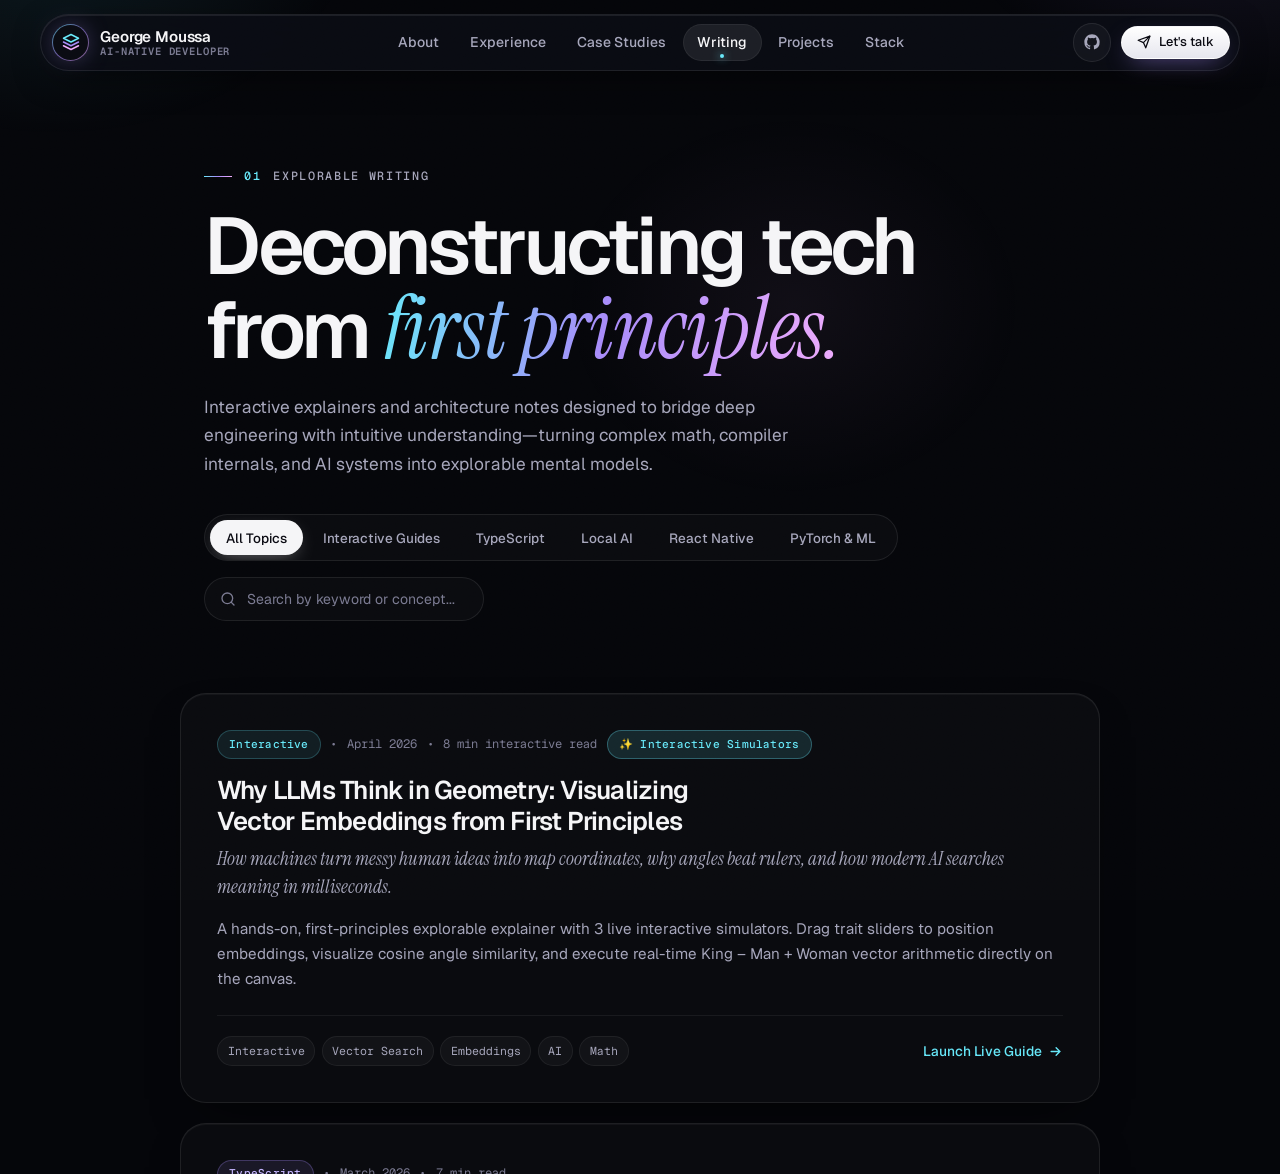
<file: articles/index.html>
<!DOCTYPE html>
<html lang="en">
<head>
  <meta charset="UTF-8">
  <meta http-equiv="refresh" content="0; url=../blog.html">
  <link rel="canonical" href="https://gogmoussa.github.io/blog.html">
  <title>Redirecting to Articles...</title>
</head>
<body style="background: #05060a; color: #94a3b8; font-family: sans-serif; display: flex; align-items: center; justify-content: center; height: 100vh; margin: 0;">
  <p>Redirecting to <a href="../blog.html" style="color: #38bdf8;">George Moussa's Articles</a>...</p>
</body>
</html>
</file>
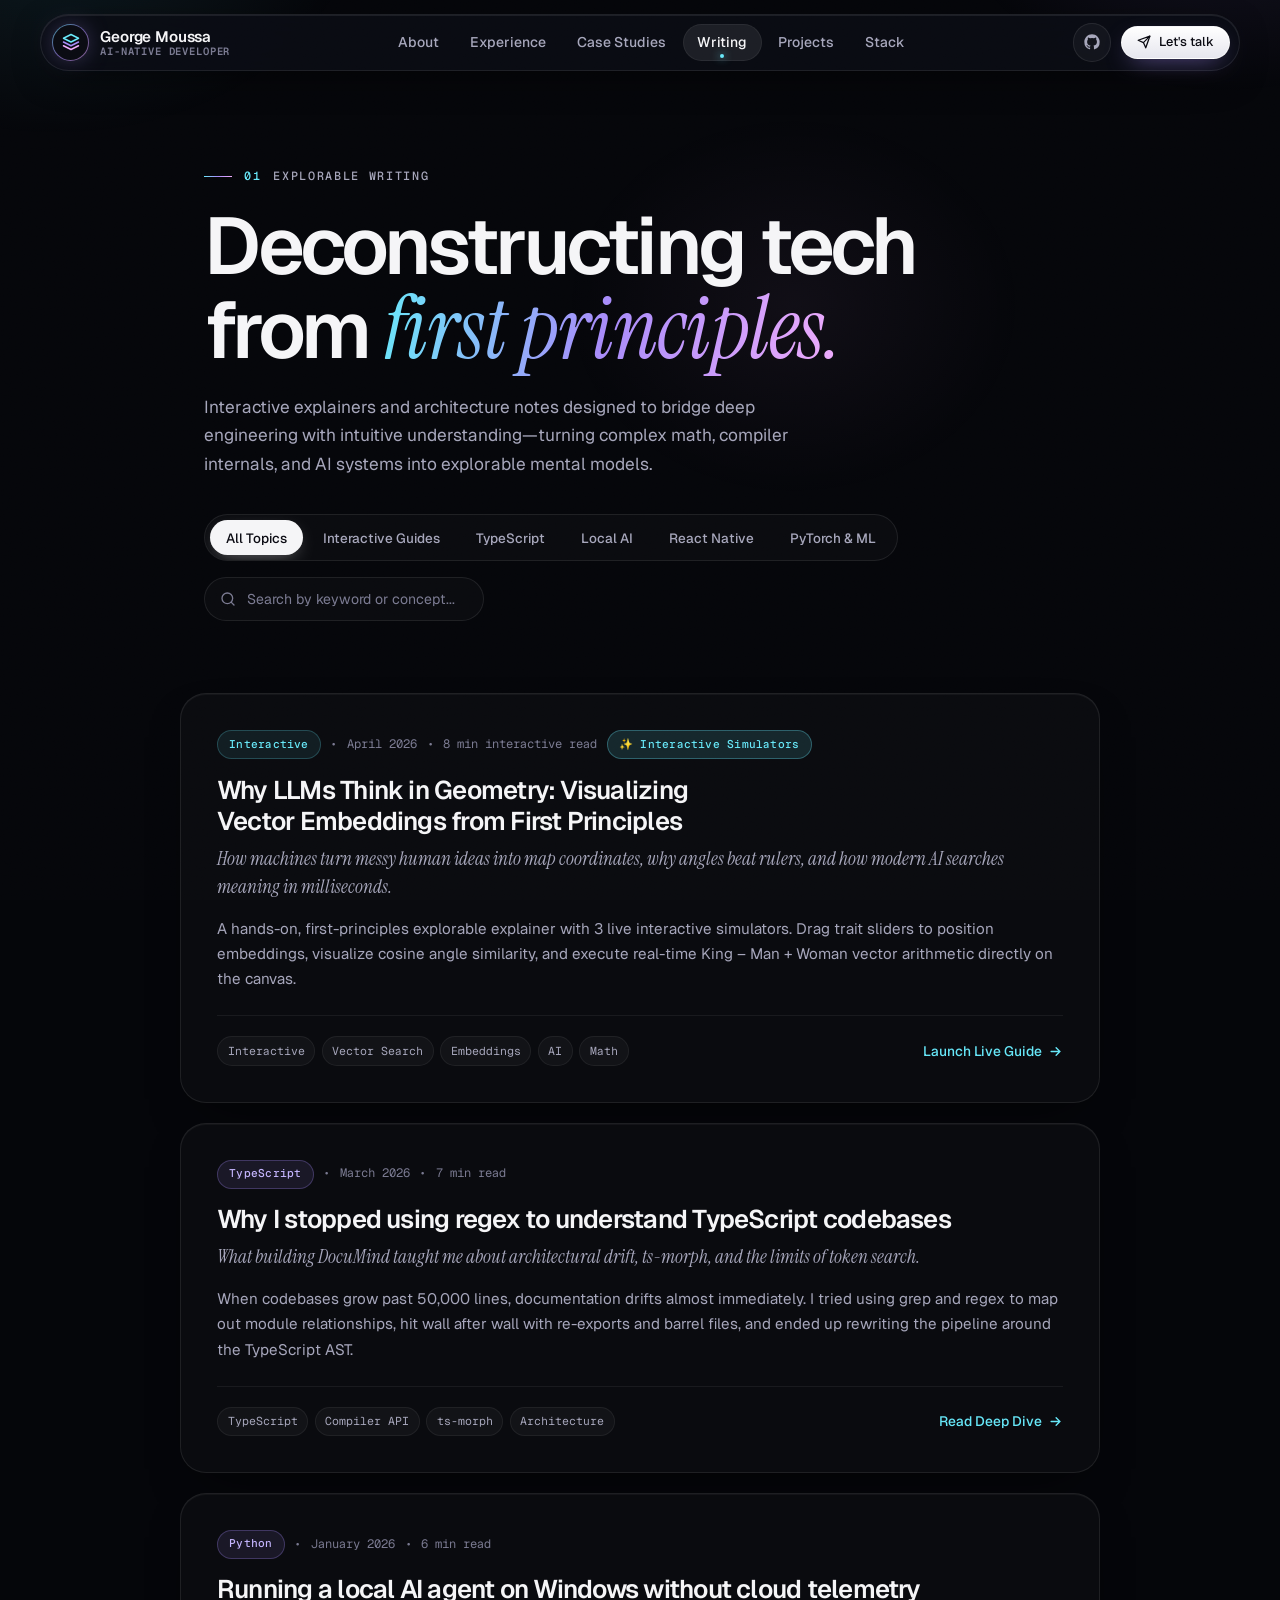
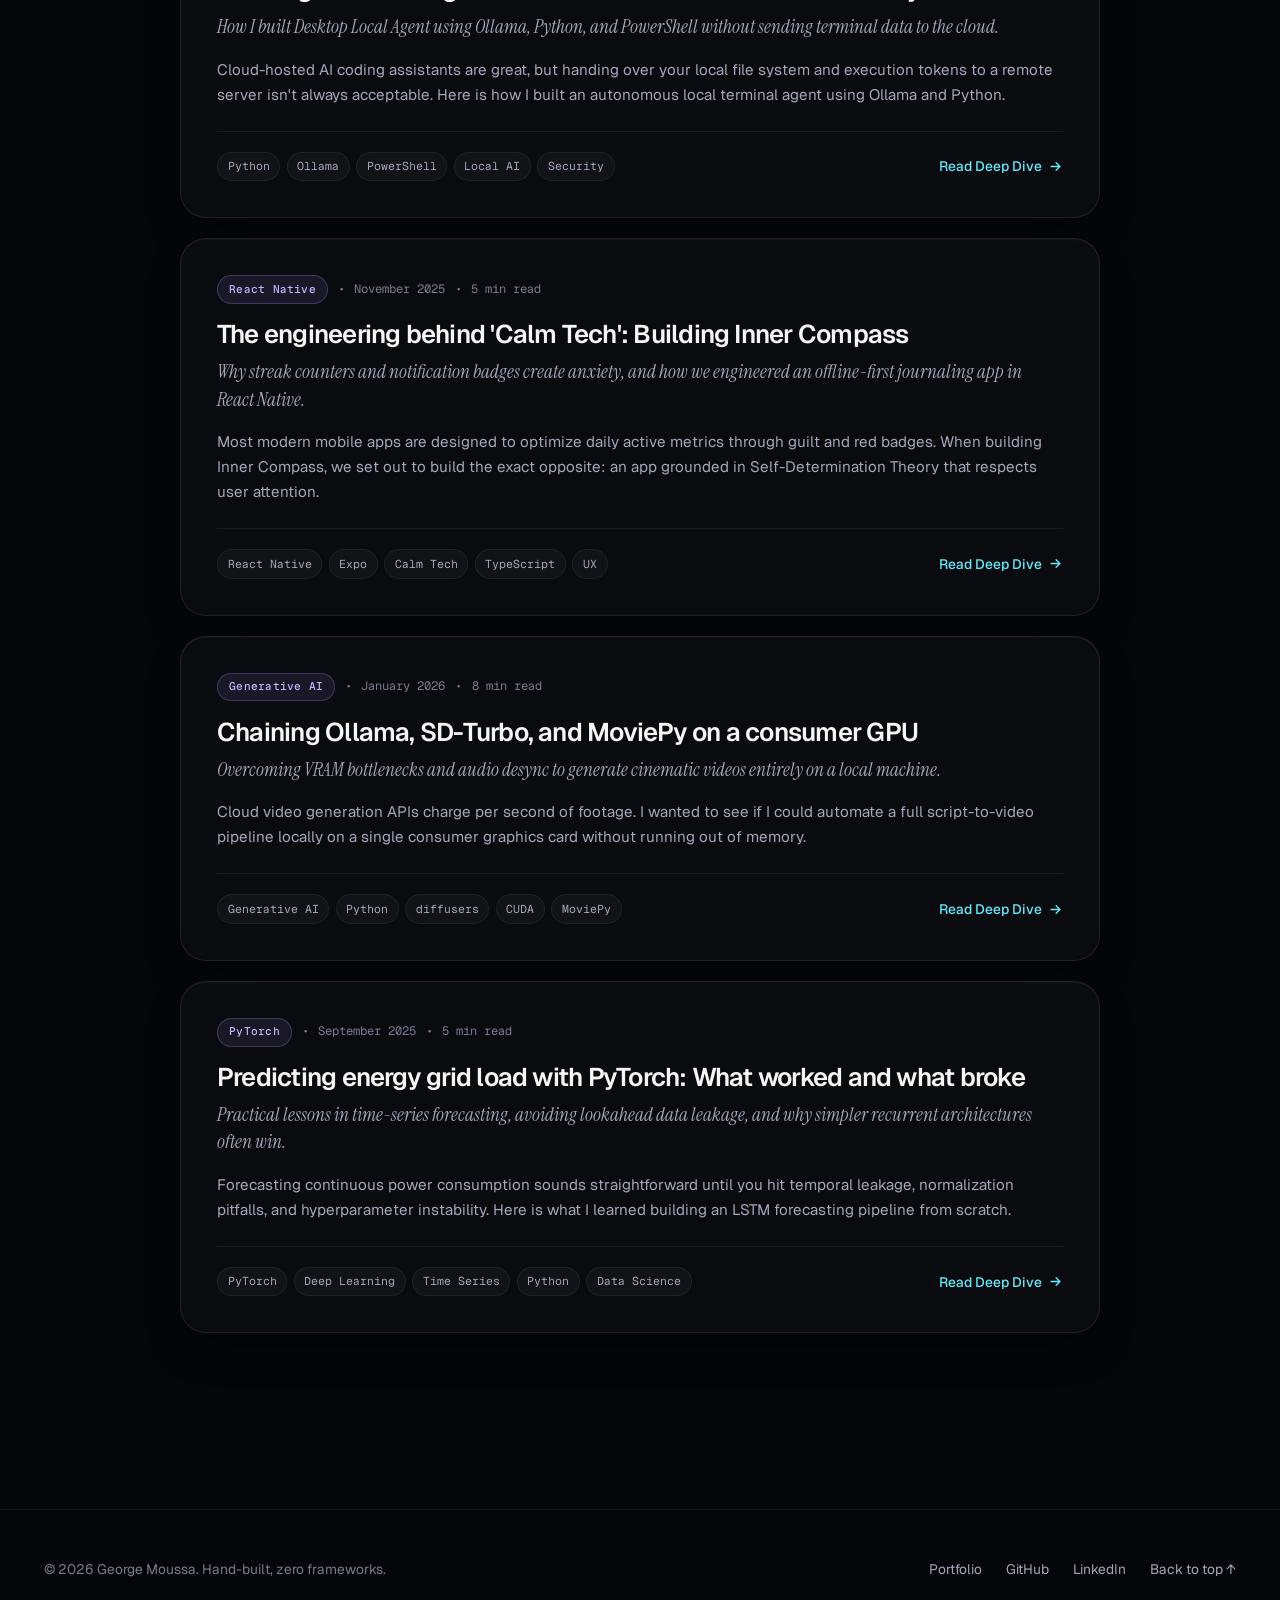
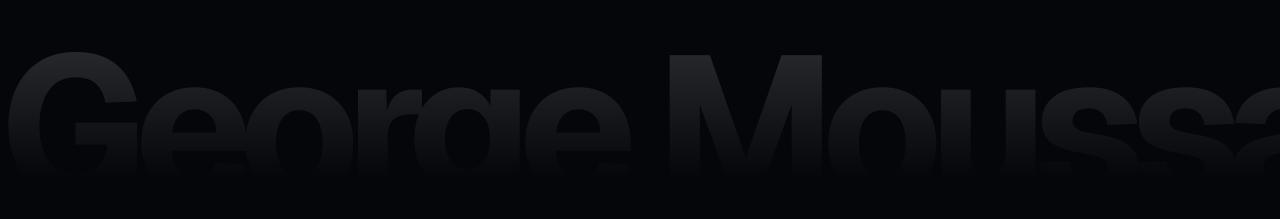
<file: blog.html>
<!DOCTYPE html>
<html lang="en">
<head>
  <meta charset="UTF-8">
  <meta name="viewport" content="width=device-width, initial-scale=1.0">
  <title>Explorable Writing &amp; Architecture Notes — George Moussa</title>
  <meta name="description" content="Interactive explainers and architecture deep dives by George Moussa, bridging deep engineering with intuitive understanding across vector embeddings, compiler ASTs, and local AI systems.">
  <meta name="author" content="George Moussa">

  <!-- Geographic / Geotargeting Meta Tags (GEO) -->
  <meta name="geo.region" content="CA-ON">
  <meta name="geo.placename" content="London, Ontario, Canada">
  <meta name="geo.position" content="42.9849;-81.2453">
  <meta name="ICBM" content="42.9849, -81.2453">

  <!-- OpenGraph / Social Meta Tags -->
  <meta property="og:site_name" content="George Moussa">
  <meta property="og:locale" content="en_CA">
  <meta property="og:title" content="Explorable Writing &amp; Architecture Notes — George Moussa">
  <meta property="og:description" content="Interactive explainers and architecture deep dives bridging deep tech with intuitive understanding.">
  <meta property="og:type" content="website">
  <meta property="og:url" content="https://gogmoussa.github.io/blog.html">
  <meta property="og:image" content="https://gogmoussa.github.io/assets/profile.jpg">
  <meta property="og:image:width" content="675">
  <meta property="og:image:height" content="900">
  <meta property="og:image:alt" content="Explorable Writing &amp; Architecture Notes — George Moussa">
  <meta name="twitter:card" content="summary">
  <meta name="twitter:title" content="Explorable Writing &amp; Architecture Notes — George Moussa">
  <meta name="twitter:description" content="Interactive explainers and architecture deep dives bridging deep tech with intuitive understanding.">
  <meta name="twitter:image" content="https://gogmoussa.github.io/assets/profile.jpg">
  <meta name="twitter:image:alt" content="Explorable Writing &amp; Architecture Notes — George Moussa">
  <meta name="theme-color" content="#05060a">
  <link rel="canonical" href="https://gogmoussa.github.io/blog.html">

  <link rel="icon" type="image/svg+xml" href="assets/favicon.svg">
  <link rel="preconnect" href="https://fonts.googleapis.com">
  <link rel="preconnect" href="https://fonts.gstatic.com" crossorigin>
  <link href="https://fonts.googleapis.com/css2?family=Geist:wght@300..800&family=Geist+Mono:wght@400..600&family=Instrument+Serif:ital@0;1&display=swap" rel="stylesheet">
  
  <link rel="stylesheet" href="styles.css">

  <!-- JSON-LD Blog Schema (GEO / SEO) -->
  <script type="application/ld+json">
  {
    "@context": "https://schema.org",
    "@type": "Blog",
    "name": "Explorable Writing & Architecture Notes — George Moussa",
    "description": "Interactive explainers and architecture deep dives by George Moussa, bridging deep engineering with intuitive understanding across vector embeddings, compiler ASTs, and local AI systems.",
    "url": "https://gogmoussa.github.io/blog.html",
    "inLanguage": "en",
    "author": {
      "@type": "Person",
      "@id": "https://gogmoussa.github.io/#person",
      "name": "George Moussa",
      "url": "https://gogmoussa.github.io/"
    },
    "publisher": {
      "@type": "Person",
      "@id": "https://gogmoussa.github.io/#person",
      "name": "George Moussa",
      "url": "https://gogmoussa.github.io/"
    },
    "blogPost": [
      {
        "@type": "TechArticle",
        "headline": "Why LLMs Think in Geometry: Visualizing Vector Embeddings from First Principles",
        "url": "https://gogmoussa.github.io/articles/vector_embeddings_guide.html",
        "datePublished": "2026-04-01",
        "description": "A hands-on, first-principles explorable explainer with 3 live interactive simulators showing how machines turn messy human ideas into coordinates and why angles beat rulers."
      },
      {
        "@type": "BlogPosting",
        "headline": "Why I stopped using regex to understand TypeScript codebases",
        "url": "https://gogmoussa.github.io/articles/why-ast-parsing-beats-regex.html",
        "datePublished": "2026-03-01",
        "description": "What building DocuMind taught me about architectural drift, ts-morph compiler APIs, and the limits of token search in codebases exceeding 50,000 lines."
      },
      {
        "@type": "BlogPosting",
        "headline": "Running a local AI agent on Windows without cloud telemetry",
        "url": "https://gogmoussa.github.io/articles/running-local-llms-on-windows.html",
        "datePublished": "2026-01-15",
        "description": "How I built Desktop Local Agent using Ollama, Python, and PowerShell without sending terminal data or filesystem tokens to remote clouds."
      },
      {
        "@type": "BlogPosting",
        "headline": "Chaining Ollama, SD-Turbo, and MoviePy on a consumer GPU",
        "url": "https://gogmoussa.github.io/articles/local-video-generation-pipeline.html",
        "datePublished": "2026-01-28",
        "description": "Overcoming VRAM bottlenecks and audio desync to generate cinematic videos entirely on a local machine using open-source models and CUDA."
      },
      {
        "@type": "BlogPosting",
        "headline": "The engineering behind 'Calm Tech': Building Inner Compass",
        "url": "https://gogmoussa.github.io/articles/engineering-calm-technology.html",
        "datePublished": "2025-11-20",
        "description": "Why streak counters and notification badges create anxiety, and how we engineered an offline-first journaling app in React Native grounded in Self-Determination Theory."
      },
      {
        "@type": "BlogPosting",
        "headline": "Predicting energy grid load with PyTorch: What worked and what broke",
        "url": "https://gogmoussa.github.io/articles/energy-forecasting-lstm-lessons.html",
        "datePublished": "2025-09-10",
        "description": "Practical lessons in time-series forecasting, avoiding lookahead data leakage, and why simpler recurrent architectures often win."
      }
    ]
  }
  </script>

  <!-- GoatCounter Analytics -->
  <script data-goatcounter="https://gogmoussa.goatcounter.com/count" async src="//gc.zgo.at/count.js"></script>
</head>
<body>
  <div class="read-progress" id="read-progress" aria-hidden="true"></div>

  <!-- Navigation Bar -->
  <header class="navbar">
    <div class="container nav-container">
      <a href="index.html" class="nav-brand" aria-label="George Moussa Portfolio Home">
        <span class="brand-badge" aria-hidden="true">
          <svg width="18" height="18" viewBox="0 0 24 24" fill="none">
            <path d="M12 2L2 7L12 12L22 7L12 2Z" stroke="#38bdf8" stroke-width="2" stroke-linecap="round" stroke-linejoin="round"/>
            <path d="M2 17L12 22L22 17" stroke="#818cf8" stroke-width="2" stroke-linecap="round" stroke-linejoin="round"/>
            <path d="M2 12L12 17L22 12" stroke="#38bdf8" stroke-width="2" stroke-linecap="round" stroke-linejoin="round" opacity="0.7"/>
          </svg>
        </span>
        <div class="brand-text">
          <span class="brand-name">George Moussa</span>
          <span class="brand-title">AI-Native Developer</span>
        </div>
      </a>

      <nav aria-label="Primary">
        <ul class="nav-links">
          <li><a href="index.html#about" class="nav-link">About</a></li>
          <li><a href="index.html#experience" class="nav-link">Experience</a></li>
          <li><a href="index.html#featured" class="nav-link">Case Studies</a></li>
          <li><a href="blog.html" class="nav-link active">Writing</a></li>
          <li><a href="index.html#projects" class="nav-link">Projects</a></li>
          <li><a href="index.html#stack" class="nav-link">Stack</a></li>
        </ul>
      </nav>

      <div class="nav-actions">
        <a href="https://github.com/gogmoussa" target="_blank" rel="noopener noreferrer" class="btn-icon" title="GitHub Profile" aria-label="GitHub Profile">
          <svg width="16" height="16" viewBox="0 0 24 24" fill="currentColor"><path d="M12 .5C5.65.5.5 5.65.5 12a11.5 11.5 0 0 0 7.86 10.92c.58.1.79-.25.79-.56v-2c-3.2.7-3.87-1.37-3.87-1.37-.53-1.33-1.28-1.69-1.28-1.69-1.05-.71.08-.7.08-.7 1.16.08 1.77 1.19 1.77 1.19 1.03 1.77 2.7 1.26 3.36.96.1-.75.4-1.26.73-1.55-2.55-.29-5.24-1.28-5.24-5.69 0-1.26.45-2.29 1.19-3.1-.12-.29-.52-1.46.11-3.05 0 0 .97-.31 3.17 1.18a11 11 0 0 1 5.77 0c2.2-1.49 3.17-1.18 3.17-1.18.63 1.59.23 2.76.11 3.05.74.81 1.19 1.84 1.19 3.1 0 4.42-2.7 5.4-5.26 5.68.41.36.78 1.06.78 2.14v3.17c0 .31.21.67.8.56A11.5 11.5 0 0 0 23.5 12C23.5 5.65 18.35.5 12 .5Z"/></svg>
        </a>
        <a href="index.html#contact" class="btn btn-primary btn-sm" title="Get in touch">
          <svg width="14" height="14" viewBox="0 0 24 24" fill="none" stroke="currentColor" stroke-width="2.2" stroke-linecap="round" stroke-linejoin="round"><path d="M22 2 11 13"/><path d="M22 2 15 22l-4-9-9-4 20-7Z"/></svg>
          <span>Let's talk</span>
        </a>
        <button class="mobile-toggle" aria-label="Toggle Navigation" aria-expanded="false">
          <span></span>
          <span></span>
          <span></span>
        </button>
      </div>
    </div>
  </header>

  <!-- Blog Index Container -->
  <main id="blog-index-view">
    <section class="blog-hero">
      <div class="container" style="max-width: 920px;">
        <span class="section-tag"><span class="tag-num">01</span> Explorable Writing</span>
        <h1 class="page-title">Deconstructing tech from <span class="serif grad">first principles.</span></h1>
        <p class="section-desc">
          Interactive explainers and architecture notes designed to bridge deep engineering with intuitive understanding—turning complex math, compiler internals, and AI systems into explorable mental models.
        </p>

        <div style="margin-top: 2.25rem;" class="filter-container">
          <div class="filter-pills" id="tag-filter-pills" role="tablist" aria-label="Filter articles by tag">
            <button class="filter-btn active" data-tag="all">All Topics</button>
            <button class="filter-btn" data-tag="Interactive">Interactive Guides</button>
            <button class="filter-btn" data-tag="TypeScript">TypeScript</button>
            <button class="filter-btn" data-tag="Local AI">Local AI</button>
            <button class="filter-btn" data-tag="React Native">React Native</button>
            <button class="filter-btn" data-tag="PyTorch">PyTorch &amp; ML</button>
          </div>

          <div class="search-input-wrap">
            <svg width="16" height="16" viewBox="0 0 24 24" fill="none" stroke="currentColor" stroke-width="2" stroke-linecap="round">
              <circle cx="11" cy="11" r="8"></circle>
              <line x1="21" y1="21" x2="16.65" y2="16.65"></line>
            </svg>
            <input type="text" id="blog-search" class="search-input" placeholder="Search by keyword or concept..." aria-label="Search articles">
          </div>
        </div>
      </div>
    </section>

    <section class="section" style="padding-top: 0;">
      <div class="container">
        <div class="blog-grid" id="blog-posts-container">
          <!-- Dynamically populated via blog-data.js -->
        </div>
      </div>
    </section>
  </main>

  <!-- Full Article Reader View -->
  <article id="article-reader-view" class="article-reader-container">
    <button class="back-btn" id="back-to-index-btn">
      <svg width="18" height="18" viewBox="0 0 24 24" fill="none" stroke="currentColor" stroke-width="2.2" stroke-linecap="round">
        <line x1="19" y1="12" x2="5" y2="12"></line>
        <polyline points="12 19 5 12 12 5"></polyline>
      </svg>
      <span>Back to All Articles</span>
    </button>

    <header class="article-header">
      <div class="blog-meta-row" id="article-meta"></div>
      <h1 class="article-title" id="article-title"></h1>
      <p class="article-subtitle" id="article-subtitle"></p>
      <div class="tech-tag-group" id="article-tags"></div>
    </header>

    <div class="article-body" id="article-content"></div>

    <footer style="margin-top: 4rem; padding-top: 2rem; border-top: 1px solid var(--border-subtle); display: flex; justify-content: space-between; align-items: center; flex-wrap: wrap; gap: 1rem;">
      <button class="btn btn-secondary btn-sm" id="bottom-back-btn">
        ← Back to Articles
      </button>
      <a href="https://www.linkedin.com/in/gogmoussa/" target="_blank" rel="noopener noreferrer" class="btn btn-primary btn-sm">
        Discuss this post on LinkedIn
      </a>
    </footer>
  </article>

  <!-- Footer -->
  <footer class="footer">
    <div class="container footer-content">
      <div class="footer-left">
        <span>&copy; <span id="current-year">2026</span> George Moussa. Hand-built, zero frameworks.</span>
      </div>
      <div class="footer-right">
        <a href="index.html" class="social-link">Portfolio</a>
        <a href="https://github.com/gogmoussa" target="_blank" rel="noopener noreferrer" class="social-link">GitHub</a>
        <a href="https://www.linkedin.com/in/gogmoussa/" target="_blank" rel="noopener noreferrer" class="social-link">LinkedIn</a>
        <a href="#top" class="social-link">Back to top ↑</a>
      </div>
    </div>
    <div class="footer-wordmark" aria-hidden="true">George Moussa</div>
  </footer>

  <!-- Scripts -->
  <script src="blog-data.js"></script>
  <script>
    document.addEventListener('DOMContentLoaded', () => {
      const postsContainer = document.getElementById('blog-posts-container');
      const searchInput = document.getElementById('blog-search');
      const tagButtons = document.querySelectorAll('#tag-filter-pills .filter-btn');
      
      const blogIndexView = document.getElementById('blog-index-view');
      const articleReaderView = document.getElementById('article-reader-view');
      
      const backToIndexBtn = document.getElementById('back-to-index-btn');
      const bottomBackBtn = document.getElementById('bottom-back-btn');
      const progressBar = document.getElementById('read-progress');

      let currentTag = 'all';
      let searchQuery = '';

      // Cursor spotlight support on blog cards
      document.addEventListener('pointermove', (e) => {
        const card = e.target.closest && e.target.closest('.spotlight');
        if (!card) return;
        const r = card.getBoundingClientRect();
        card.style.setProperty('--mx', `${e.clientX - r.left}px`);
        card.style.setProperty('--my', `${e.clientY - r.top}px`);
      }, { passive: true });

      // Reading progress bar
      window.addEventListener('scroll', () => {
        if (!progressBar) return;
        const total = document.documentElement.scrollHeight - window.innerHeight;
        const progress = total > 0 ? (window.scrollY / total) : 0;
        progressBar.style.transform = `scaleX(${Math.min(1, Math.max(0, progress))})`;
      }, { passive: true });

      function renderList(posts) {
        if (!postsContainer) return;

        if (posts.length === 0) {
          postsContainer.innerHTML = `
            <div class="empty-state">
              <p>No technical articles found matching your criteria.</p>
              <button class="btn btn-secondary btn-sm" onclick="location.reload()">Reset Search</button>
            </div>
          `;
          return;
        }

        postsContainer.innerHTML = posts.map(post => {
          const targetUrl = post.interactiveUrl || post.standaloneUrl || `#${post.id}`;
          const isInteractive = Boolean(post.interactiveUrl);
          return `
          <article class="blog-card spotlight" onclick="window.location.href='${targetUrl}'" tabindex="0">
            <div class="blog-meta-row">
              <span class="badge ${isInteractive ? '' : 'badge-purple'}">${post.tags[0]}</span>
              <span>•</span>
              <span>${post.date}</span>
              <span>•</span>
              <span>${post.readTime}</span>
              ${isInteractive ? '<span class="badge" style="background: rgba(103, 232, 249, 0.12); color: var(--accent-cyan); border-color: rgba(103, 232, 249, 0.3);">✨ Interactive Simulators</span>' : ''}
            </div>
            <h2 class="blog-card-title">${post.title}</h2>
            <p class="blog-card-subtitle">${post.subtitle}</p>
            <p class="blog-card-summary">${post.summary}</p>

            <div class="blog-card-footer">
              <div class="tech-tag-group" style="margin-bottom: 0;">
                ${post.tags.map(t => `<span class="tech-tag">${t}</span>`).join('')}
              </div>
              <span class="read-btn" style="color: var(--accent-cyan); font-weight: 500;">
                <span>${isInteractive ? 'Launch Live Guide' : 'Read Deep Dive'}</span>
                <svg width="15" height="15" viewBox="0 0 24 24" fill="none" stroke="currentColor" stroke-width="2.2" stroke-linecap="round">
                  <path d="M5 12h14M13 6l6 6-6 6"/>
                </svg>
              </span>
            </div>
          </article>
        `;}).join('');
      }

      function filterPosts() {
        let list = blogPosts;

        if (currentTag !== 'all') {
          list = list.filter(p => p.tags.some(t => t.toLowerCase() === currentTag.toLowerCase()));
        }

        if (searchQuery.trim() !== '') {
          const q = searchQuery.toLowerCase();
          list = list.filter(p => 
            p.title.toLowerCase().includes(q) ||
            p.subtitle.toLowerCase().includes(q) ||
            p.summary.toLowerCase().includes(q) ||
            p.tags.some(t => t.toLowerCase().includes(q))
          );
        }

        renderList(list);
      }

      tagButtons.forEach(btn => {
        btn.addEventListener('click', () => {
          tagButtons.forEach(b => b.classList.remove('active'));
          btn.classList.add('active');
          currentTag = btn.getAttribute('data-tag');
          filterPosts();
        });
      });

      if (searchInput) {
        searchInput.addEventListener('input', (e) => {
          searchQuery = e.target.value;
          filterPosts();
        });
      }

      window.openArticle = function(id) {
        const post = blogPosts.find(p => p.id === id);
        if (!post) return;

        if (post.interactiveUrl) {
          window.location.href = post.interactiveUrl;
          return;
        }

        window.location.hash = post.id;

        document.getElementById('article-meta').innerHTML = `
          <span class="badge badge-purple">${post.tags[0]}</span>
          <span>•</span>
          <span>${post.date}</span>
          <span>•</span>
          <span>${post.readTime}</span>
          <span>•</span>
          <span>By George Moussa</span>
        `;
        document.getElementById('article-title').textContent = post.title;
        document.getElementById('article-subtitle').textContent = post.subtitle;
        document.getElementById('article-tags').innerHTML = post.tags.map(t => `<span class="tech-tag">${t}</span>`).join('');
        document.getElementById('article-content').innerHTML = post.content;

        blogIndexView.style.display = 'none';
        articleReaderView.classList.add('active');
        window.scrollTo(0, 0);
      };

      function backToIndex() {
        window.location.hash = '';
        articleReaderView.classList.remove('active');
        blogIndexView.style.display = 'block';
        window.scrollTo(0, 0);
      }

      if (backToIndexBtn) backToIndexBtn.addEventListener('click', backToIndex);
      if (bottomBackBtn) bottomBackBtn.addEventListener('click', backToIndex);

      function checkHash() {
        const hash = window.location.hash.replace('#', '');
        if (hash) {
          const post = blogPosts.find(p => p.id === hash);
          if (post) {
            window.openArticle(hash);
            return;
          }
        }
        backToIndex();
      }

      // Initial render
      renderList(blogPosts);
      if (window.location.hash) {
        checkHash();
      }

      window.addEventListener('hashchange', checkHash);

      // Mobile nav
      const toggleBtn = document.querySelector('.mobile-toggle');
      const navLinks = document.querySelector('.nav-links');
      if (toggleBtn && navLinks) {
        toggleBtn.addEventListener('click', () => {
          const open = !navLinks.classList.contains('open');
          toggleBtn.classList.toggle('open', open);
          navLinks.classList.toggle('open', open);
          toggleBtn.setAttribute('aria-expanded', String(open));
        });
      }

      const yearEl = document.getElementById('current-year');
      if (yearEl) yearEl.textContent = new Date().getFullYear();
    });
  </script>
  <script src="nav.js"></script>
</body>
</html>
</file>
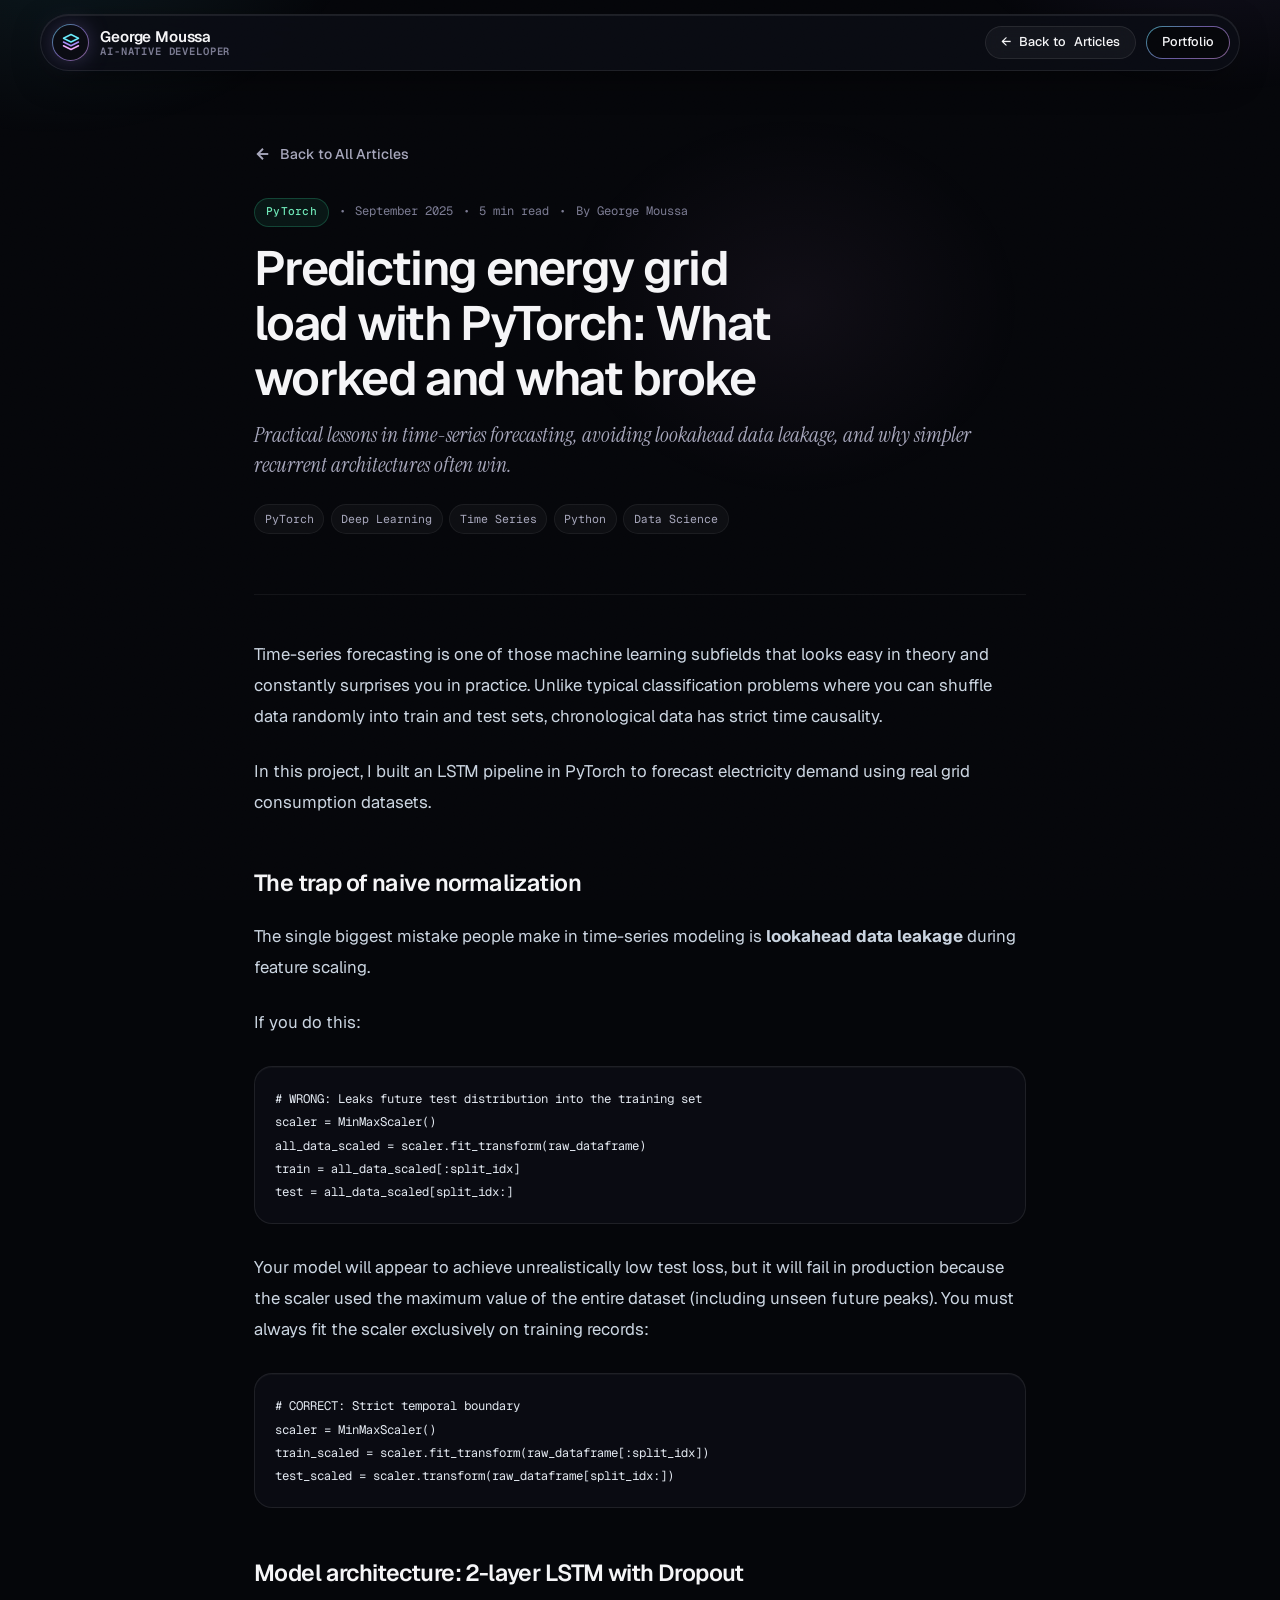
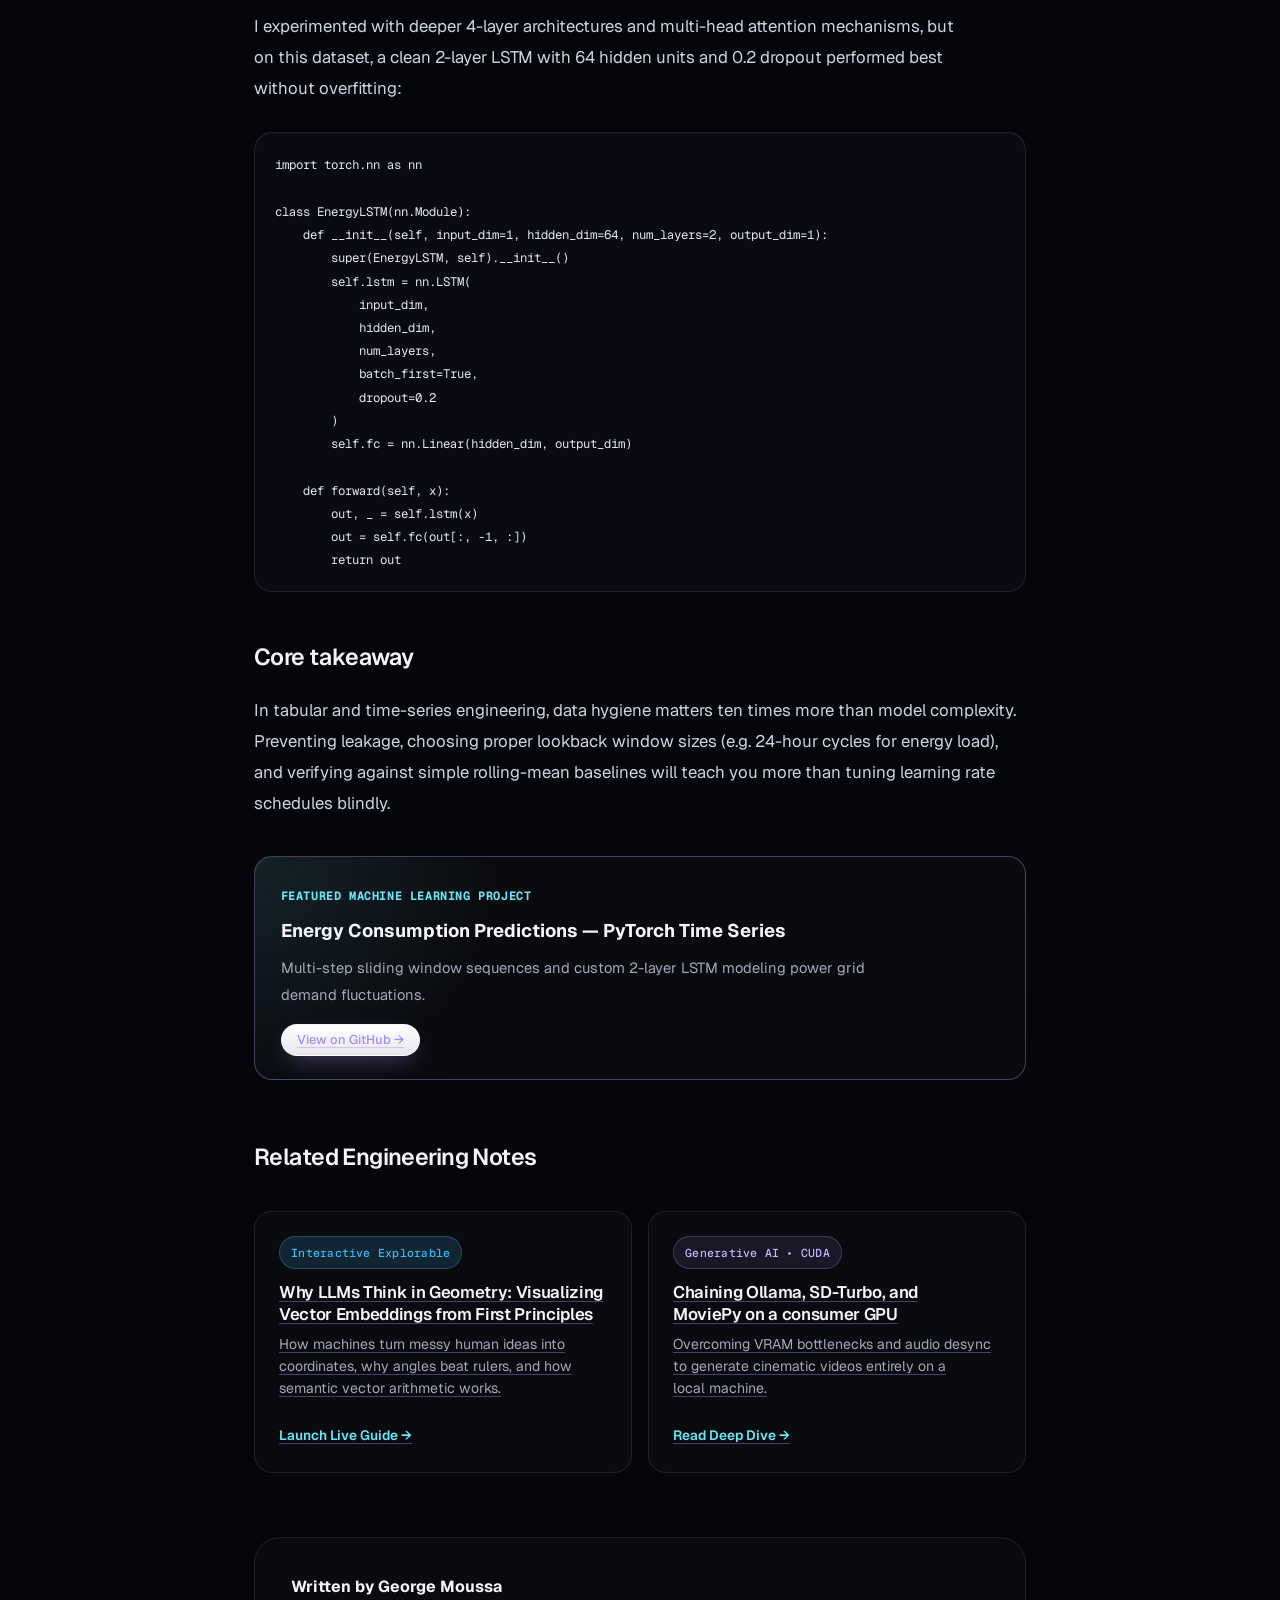
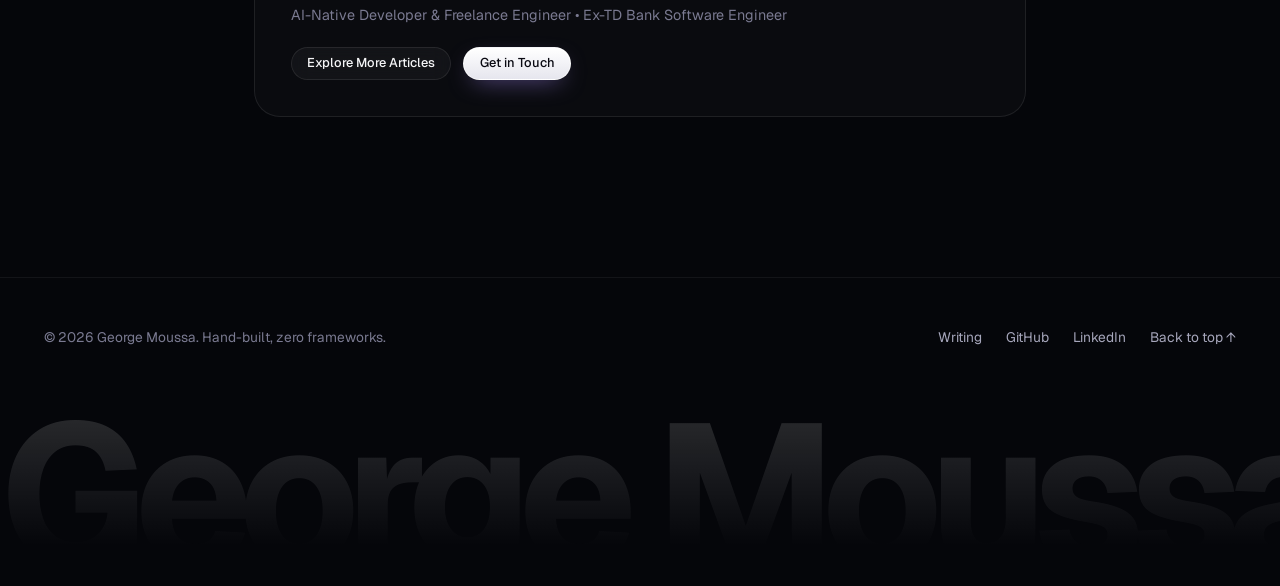
<file: articles/energy-forecasting-lstm-lessons.html>
<!DOCTYPE html>
<html lang="en">
<head>
  <meta charset="UTF-8">
  <meta name="viewport" content="width=device-width, initial-scale=1.0">
  <title>Predicting energy grid load with PyTorch: What worked and what broke — George Moussa</title>
  <meta name="description" content="Practical lessons in time-series forecasting, avoiding lookahead data leakage, and why simpler recurrent architectures often win.">
  <meta name="author" content="George Moussa">
  <link rel="canonical" href="https://gogmoussa.github.io/articles/energy-forecasting-lstm-lessons.html">

  <!-- OpenGraph / Social Meta Tags -->
  <meta property="og:site_name" content="George Moussa">
  <meta property="og:locale" content="en_CA">
  <meta property="og:title" content="Predicting energy grid load with PyTorch: What worked and what broke — George Moussa">
  <meta property="og:description" content="Practical lessons in time-series forecasting, avoiding lookahead data leakage, and training LSTMs in PyTorch.">
  <meta property="og:type" content="article">
  <meta property="og:url" content="https://gogmoussa.github.io/articles/energy-forecasting-lstm-lessons.html">
  <meta property="og:image" content="https://gogmoussa.github.io/assets/profile.jpg">
  <meta property="og:image:width" content="675">
  <meta property="og:image:height" content="900">
  <meta property="og:image:alt" content="Predicting energy grid load with PyTorch: What worked and what broke">
  <meta name="twitter:card" content="summary">
  <meta name="twitter:title" content="Predicting energy grid load with PyTorch: What worked and what broke — George Moussa">
  <meta name="twitter:description" content="Practical lessons in time-series forecasting, avoiding lookahead data leakage, and training LSTMs in PyTorch.">
  <meta name="twitter:image" content="https://gogmoussa.github.io/assets/profile.jpg">
  <meta name="twitter:image:alt" content="Predicting energy grid load with PyTorch: What worked and what broke">
  <meta name="theme-color" content="#05060a">

  <link rel="icon" type="image/svg+xml" href="../assets/favicon.svg">
  <link rel="preconnect" href="https://fonts.googleapis.com">
  <link rel="preconnect" href="https://fonts.gstatic.com" crossorigin>
  <link href="https://fonts.googleapis.com/css2?family=Geist+Mono:wght@400;500;600;700&family=Geist:wght@300;400;500;600;700;800&family=Instrument+Serif:ital@0;1&display=swap" rel="stylesheet">
  <link rel="stylesheet" href="../styles.css">

  <!-- JSON-LD BlogPosting Schema (GEO / SEO) -->
  <script type="application/ld+json">
  {
    "@context": "https://schema.org",
    "@type": "BlogPosting",
    "headline": "Predicting energy grid load with PyTorch: What worked and what broke",
    "description": "Practical lessons in time-series forecasting, avoiding lookahead data leakage, and why simpler recurrent architectures often win.",
    "inLanguage": "en",
    "image": "https://gogmoussa.github.io/assets/profile.jpg",
    "author": {
      "@type": "Person",
      "@id": "https://gogmoussa.github.io/#person",
      "name": "George Moussa",
      "url": "https://gogmoussa.github.io/"
    },
    "publisher": {
      "@type": "Person",
      "@id": "https://gogmoussa.github.io/#person",
      "name": "George Moussa",
      "url": "https://gogmoussa.github.io/"
    },
    "datePublished": "2025-09-10",
    "dateModified": "2025-09-10",
    "mainEntityOfPage": "https://gogmoussa.github.io/articles/energy-forecasting-lstm-lessons.html"
  }
  </script>

  <!-- GoatCounter Analytics -->
  <script data-goatcounter="https://gogmoussa.goatcounter.com/count" async src="//gc.zgo.at/count.js"></script>
</head>
<body id="top">
  <!-- Reading Progress Bar -->
  <div class="read-progress" id="read-progress" aria-hidden="true"></div>

  <!-- Navigation Bar -->
  <header class="navbar" id="navbar">
    <div class="container nav-container">
      <a href="../index.html" class="nav-brand" aria-label="George Moussa Portfolio Home">
        <span class="brand-badge" aria-hidden="true">
          <svg width="18" height="18" viewBox="0 0 24 24" fill="none">
            <path d="M12 2L2 7L12 12L22 7L12 2Z" stroke="#38bdf8" stroke-width="2" stroke-linecap="round" stroke-linejoin="round"/>
            <path d="M2 17L12 22L22 17" stroke="#818cf8" stroke-width="2" stroke-linecap="round" stroke-linejoin="round"/>
            <path d="M2 12L12 17L22 12" stroke="#38bdf8" stroke-width="2" stroke-linecap="round" stroke-linejoin="round" opacity="0.7"/>
          </svg>
        </span>
        <div class="brand-text">
          <span class="brand-name">George Moussa</span>
          <span class="brand-title">AI-Native Developer</span>
        </div>
      </a>
      <div class="nav-article-actions">
        <a href="../blog.html" class="btn btn-secondary btn-sm nav-back-btn">
          <span>&larr; </span><span class="nav-back-full">Back to </span><span>Articles</span>
        </a>
        <a href="../index.html" class="btn btn-outline btn-sm nav-home-btn">Portfolio</a>
      </div>
    </div>
  </header>

  <main class="article-wrap">
    <a href="../blog.html" class="back-nav">
      <svg width="18" height="18" viewBox="0 0 24 24" fill="none" stroke="currentColor" stroke-width="2.5">
        <line x1="19" y1="12" x2="5" y2="12"></line>
        <polyline points="12 19 5 12 12 5"></polyline>
      </svg>
      <span>Back to All Articles</span>
    </a>

    <header class="article-header">
      <div class="blog-meta-row">
        <span class="badge badge-emerald">PyTorch</span>
        <span>•</span>
        <span>September 2025</span>
        <span>•</span>
        <span>5 min read</span>
        <span>•</span>
        <span>By George Moussa</span>
      </div>
      <h1 class="article-title">Predicting energy grid load with PyTorch: What worked and what broke</h1>
      <p class="article-subtitle">Practical lessons in time-series forecasting, avoiding lookahead data leakage, and why simpler recurrent architectures often win.</p>
      <div class="tech-tag-group">
        <span class="tech-tag">PyTorch</span>
        <span class="tech-tag">Deep Learning</span>
        <span class="tech-tag">Time Series</span>
        <span class="tech-tag">Python</span>
        <span class="tech-tag">Data Science</span>
      </div>
    </header>

    <div class="article-content">
      <p>Time-series forecasting is one of those machine learning subfields that looks easy in theory and constantly surprises you in practice. Unlike typical classification problems where you can shuffle data randomly into train and test sets, chronological data has strict time causality.</p>

      <p>In this project, I built an LSTM pipeline in PyTorch to forecast electricity demand using real grid consumption datasets.</p>

      <h3>The trap of naive normalization</h3>
      <p>The single biggest mistake people make in time-series modeling is <strong>lookahead data leakage</strong> during feature scaling.</p>

      <p>If you do this:</p>
      <pre><code># WRONG: Leaks future test distribution into the training set
scaler = MinMaxScaler()
all_data_scaled = scaler.fit_transform(raw_dataframe)
train = all_data_scaled[:split_idx]
test = all_data_scaled[split_idx:]</code></pre>

      <p>Your model will appear to achieve unrealistically low test loss, but it will fail in production because the scaler used the maximum value of the entire dataset (including unseen future peaks). You must always fit the scaler exclusively on training records:</p>

      <pre><code># CORRECT: Strict temporal boundary
scaler = MinMaxScaler()
train_scaled = scaler.fit_transform(raw_dataframe[:split_idx])
test_scaled = scaler.transform(raw_dataframe[split_idx:])</code></pre>

      <h3>Model architecture: 2-layer LSTM with Dropout</h3>
      <p>I experimented with deeper 4-layer architectures and multi-head attention mechanisms, but on this dataset, a clean 2-layer LSTM with 64 hidden units and 0.2 dropout performed best without overfitting:</p>

      <pre><code>import torch.nn as nn

class EnergyLSTM(nn.Module):
    def __init__(self, input_dim=1, hidden_dim=64, num_layers=2, output_dim=1):
        super(EnergyLSTM, self).__init__()
        self.lstm = nn.LSTM(
            input_dim, 
            hidden_dim, 
            num_layers, 
            batch_first=True, 
            dropout=0.2
        )
        self.fc = nn.Linear(hidden_dim, output_dim)

    def forward(self, x):
        out, _ = self.lstm(x)
        out = self.fc(out[:, -1, :])
        return out</code></pre>

      <h3>Core takeaway</h3>
      <p>In tabular and time-series engineering, data hygiene matters ten times more than model complexity. Preventing leakage, choosing proper lookback window sizes (e.g. 24-hour cycles for energy load), and verifying against simple rolling-mean baselines will teach you more than tuning learning rate schedules blindly.</p>

      <!-- Project Callout -->
      <div class="project-callout-box">
        <div>
          <span style="font-size: 0.75rem; text-transform: uppercase; letter-spacing: 0.05em; color: var(--accent-cyan); font-weight: 700; font-family: var(--font-mono);">Featured Machine Learning Project</span>
          <h4 style="color: var(--text-primary); font-size: 1.15rem; margin: 0.25rem 0 0.35rem 0;">Energy Consumption Predictions — PyTorch Time Series</h4>
          <p style="color: var(--text-secondary); font-size: 0.92rem; margin-bottom: 0;">Multi-step sliding window sequences and custom 2-layer LSTM modeling power grid demand fluctuations.</p>
        </div>
        <a href="https://github.com/gogmoussa/EnergyConsumptionPredictions" target="_blank" rel="noopener noreferrer" class="btn btn-primary btn-sm" style="white-space: nowrap;">
          <span>View on GitHub &rarr;</span>
        </a>
      </div>

      <!-- Related Notes -->
      <h3 style="margin-top: 3.5rem;">Related Engineering Notes</h3>
      <div class="article-related-grid">
        <a href="vector_embeddings_guide.html" class="article-related-card">
          <div>
            <span class="badge" style="background: rgba(56, 189, 248, 0.15); color: #38bdf8; font-size: 0.72rem; margin-bottom: 0.75rem;">Interactive Explorable</span>
            <h4>Why LLMs Think in Geometry: Visualizing Vector Embeddings from First Principles</h4>
            <p>How machines turn messy human ideas into coordinates, why angles beat rulers, and how semantic vector arithmetic works.</p>
          </div>
          <span style="color: var(--accent-cyan); font-size: 0.85rem; font-weight: 600;">Launch Live Guide &rarr;</span>
        </a>
        <a href="local-video-generation-pipeline.html" class="article-related-card">
          <div>
            <span class="badge badge-purple" style="font-size: 0.72rem; margin-bottom: 0.75rem;">Generative AI &bull; CUDA</span>
            <h4>Chaining Ollama, SD-Turbo, and MoviePy on a consumer GPU</h4>
            <p>Overcoming VRAM bottlenecks and audio desync to generate cinematic videos entirely on a local machine.</p>
          </div>
          <span style="color: var(--accent-cyan); font-size: 0.85rem; font-weight: 600;">Read Deep Dive &rarr;</span>
        </a>
      </div>
    </div>

    <div class="article-footer-box">
      <div>
        <div style="font-weight: 700; color: var(--text-primary); margin-bottom: 0.25rem;">Written by George Moussa</div>
        <div style="color: var(--text-muted); font-size: 0.9rem;">AI-Native Developer &amp; Freelance Engineer &bull; Ex-TD Bank Software Engineer</div>
      </div>
      <div style="display: flex; gap: 0.75rem;">
        <a href="../blog.html" class="btn btn-secondary btn-sm">Explore More Articles</a>
        <a href="../index.html#contact" class="btn btn-primary btn-sm">Get in Touch</a>
      </div>
    </div>
  </main>

  <footer class="footer">
    <div class="container footer-content">
      <div class="footer-left">
        <span>&copy; <span id="current-year">2026</span> George Moussa. Hand-built, zero frameworks.</span>
      </div>
      <div class="footer-right">
        <a href="../blog.html" class="social-link">Writing</a>
        <a href="https://github.com/gogmoussa" target="_blank" rel="noopener noreferrer" class="social-link">GitHub</a>
        <a href="https://www.linkedin.com/in/gogmoussa/" target="_blank" rel="noopener noreferrer" class="social-link">LinkedIn</a>
        <a href="#top" class="social-link">Back to top &uarr;</a>
      </div>
    </div>
    <div class="footer-wordmark" aria-hidden="true">George Moussa</div>
  </footer>

  <script src="../nav.js"></script>
  <script>
    document.getElementById('current-year').textContent = new Date().getFullYear();
  </script>
</body>
</html>
</file>
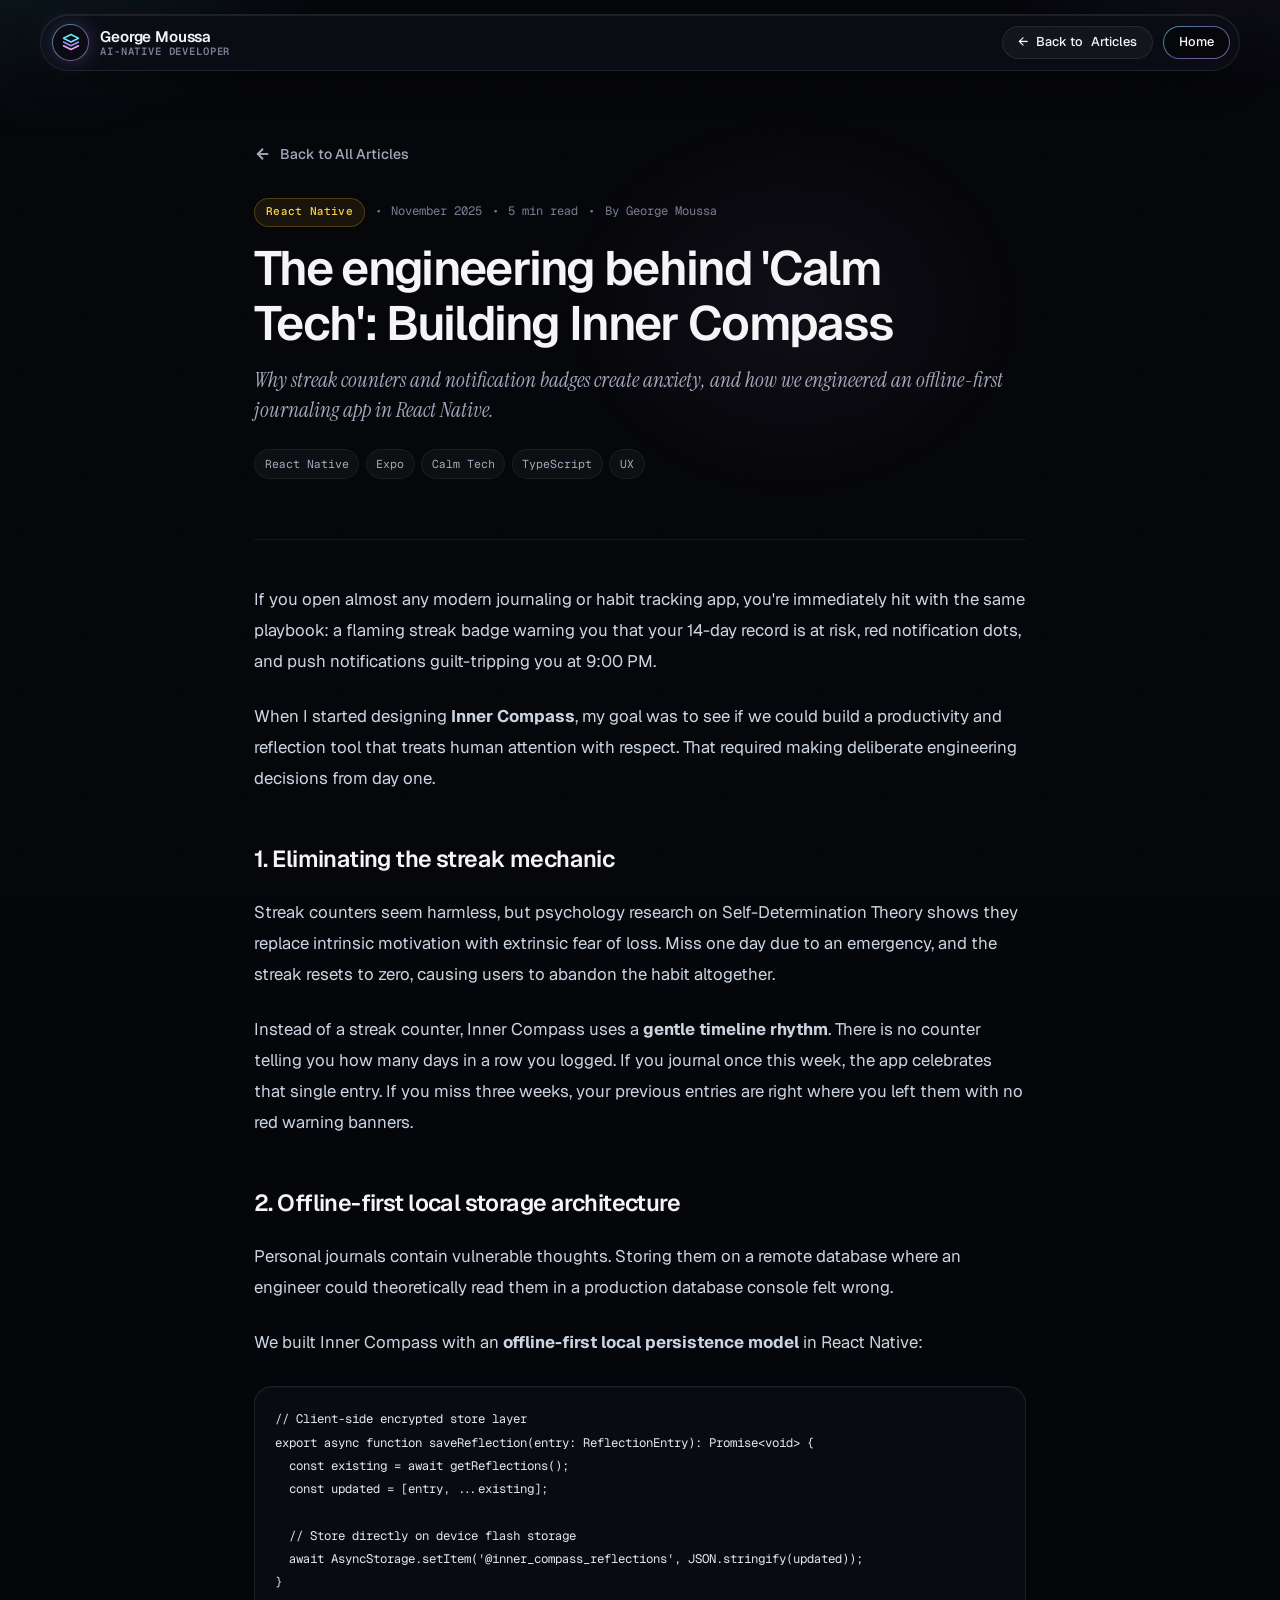
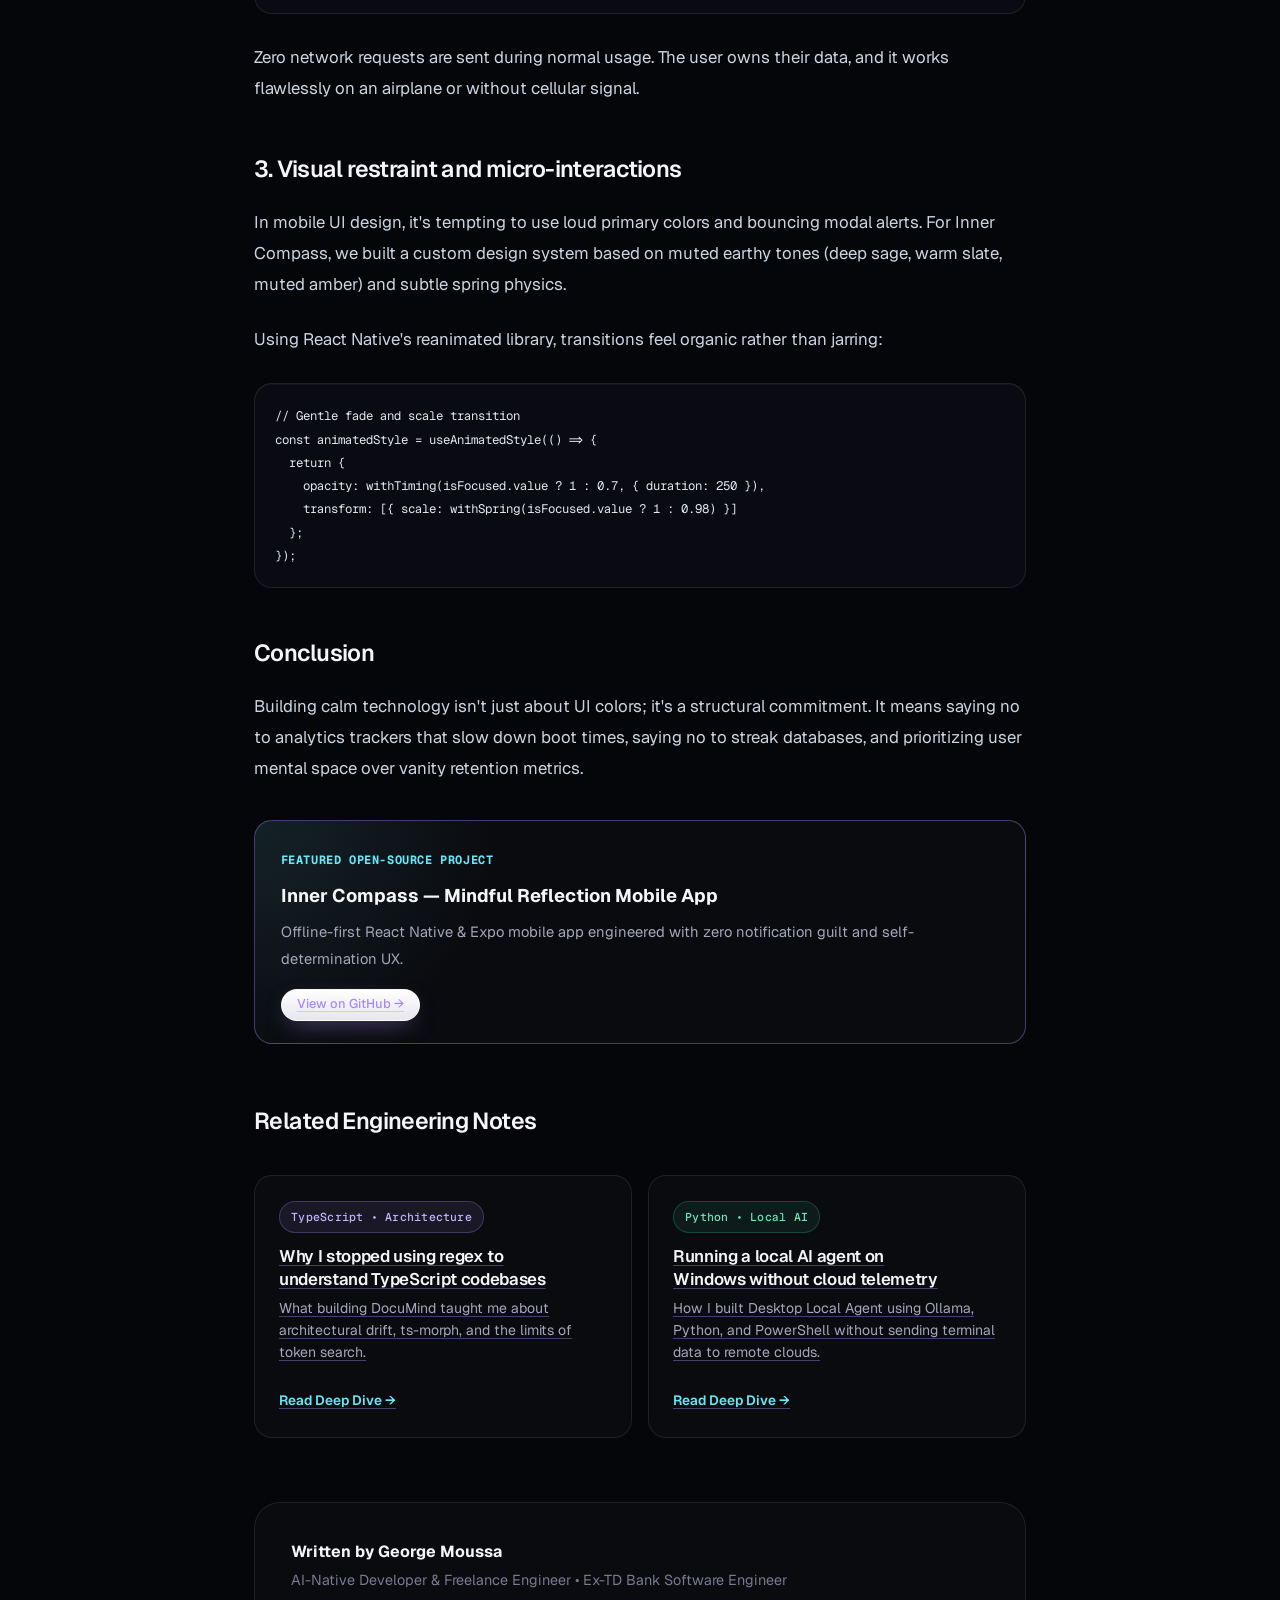
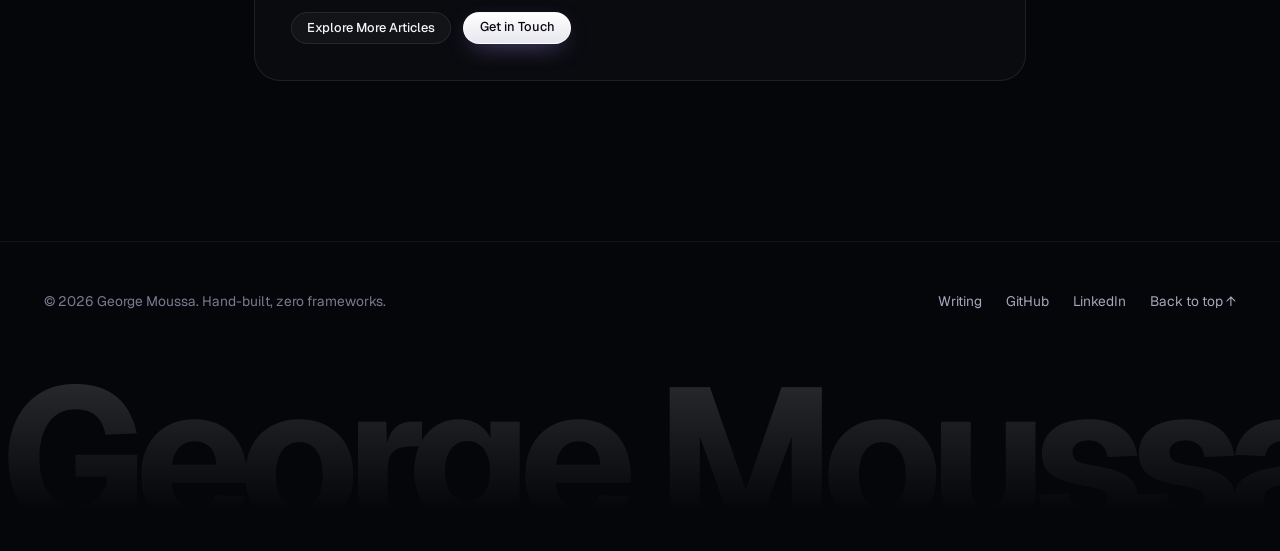
<file: articles/engineering-calm-technology.html>
<!DOCTYPE html>
<html lang="en">
<head>
  <meta charset="UTF-8">
  <meta name="viewport" content="width=device-width, initial-scale=1.0">
  <title>The engineering behind 'Calm Tech': Building Inner Compass — George Moussa</title>
  <meta name="description" content="Why streak counters and notification badges create anxiety, and how we engineered an offline-first journaling app in React Native grounded in Self-Determination Theory.">
  <meta name="author" content="George Moussa">
  <link rel="canonical" href="https://gogmoussa.github.io/articles/engineering-calm-technology.html">

  <!-- OpenGraph / Social Meta Tags -->
  <meta property="og:site_name" content="George Moussa">
  <meta property="og:locale" content="en_CA">
  <meta property="og:title" content="The engineering behind 'Calm Tech': Building Inner Compass — George Moussa">
  <meta property="og:description" content="Why streak counters and notification badges create anxiety, and how we engineered an offline-first reflection mobile app in React Native.">
  <meta property="og:type" content="article">
  <meta property="og:url" content="https://gogmoussa.github.io/articles/engineering-calm-technology.html">
  <meta property="og:image" content="https://gogmoussa.github.io/assets/profile.jpg">
  <meta property="og:image:width" content="675">
  <meta property="og:image:height" content="900">
  <meta property="og:image:alt" content="The engineering behind 'Calm Tech': Building Inner Compass">
  <meta name="twitter:card" content="summary">
  <meta name="twitter:title" content="The engineering behind 'Calm Tech': Building Inner Compass — George Moussa">
  <meta name="twitter:description" content="Why streak counters and notification badges create anxiety, and how we engineered an offline-first reflection mobile app in React Native.">
  <meta name="twitter:image" content="https://gogmoussa.github.io/assets/profile.jpg">
  <meta name="twitter:image:alt" content="The engineering behind 'Calm Tech': Building Inner Compass">
  <meta name="theme-color" content="#05060a">

  <link rel="icon" type="image/svg+xml" href="../assets/favicon.svg">
  <link rel="preconnect" href="https://fonts.googleapis.com">
  <link rel="preconnect" href="https://fonts.gstatic.com" crossorigin>
  <link href="https://fonts.googleapis.com/css2?family=Geist:wght@300..800&family=Geist+Mono:wght@400..600&family=Instrument+Serif:ital@0;1&display=swap" rel="stylesheet">
  <link rel="stylesheet" href="../styles.css">

  <!-- JSON-LD BlogPosting Schema (GEO / SEO) -->
  <script type="application/ld+json">
  {
    "@context": "https://schema.org",
    "@type": "BlogPosting",
    "headline": "The engineering behind 'Calm Tech': Building Inner Compass",
    "description": "Why streak counters and notification badges create anxiety, and how we engineered an offline-first journaling app in React Native grounded in Self-Determination Theory.",
    "inLanguage": "en",
    "image": "https://gogmoussa.github.io/assets/profile.jpg",
    "author": {
      "@type": "Person",
      "@id": "https://gogmoussa.github.io/#person",
      "name": "George Moussa",
      "url": "https://gogmoussa.github.io/"
    },
    "publisher": {
      "@type": "Person",
      "@id": "https://gogmoussa.github.io/#person",
      "name": "George Moussa",
      "url": "https://gogmoussa.github.io/"
    },
    "datePublished": "2025-11-20",
    "dateModified": "2025-11-20",
    "mainEntityOfPage": "https://gogmoussa.github.io/articles/engineering-calm-technology.html"
  }
  </script>

  <!-- GoatCounter Analytics -->
  <script data-goatcounter="https://gogmoussa.goatcounter.com/count" async src="//gc.zgo.at/count.js"></script>
</head>
<body>
  <div class="read-progress" id="read-progress" aria-hidden="true"></div>

  <!-- Navigation Bar -->
  <header class="navbar">
    <div class="container nav-container">
      <a href="../index.html" class="nav-brand" aria-label="George Moussa Portfolio Home">
        <span class="brand-badge" aria-hidden="true">
          <svg width="18" height="18" viewBox="0 0 24 24" fill="none">
            <path d="M12 2L2 7L12 12L22 7L12 2Z" stroke="#38bdf8" stroke-width="2" stroke-linecap="round" stroke-linejoin="round"/>
            <path d="M2 17L12 22L22 17" stroke="#818cf8" stroke-width="2" stroke-linecap="round" stroke-linejoin="round"/>
            <path d="M2 12L12 17L22 12" stroke="#38bdf8" stroke-width="2" stroke-linecap="round" stroke-linejoin="round" opacity="0.7"/>
          </svg>
        </span>
        <div class="brand-text">
          <span class="brand-name">George Moussa</span>
          <span class="brand-title">AI-Native Developer</span>
        </div>
      </a>
      <div class="nav-article-actions">
        <a href="../blog.html" class="btn btn-secondary btn-sm nav-back-btn">
          <span>&larr; </span><span class="nav-back-full">Back to </span><span>Articles</span>
        </a>
        <a href="../index.html" class="btn btn-outline btn-sm nav-home-btn">Home</a>
      </div>
    </div>
  </header>

  <main class="article-wrap">
    <a href="../blog.html" class="back-nav">
      <svg width="18" height="18" viewBox="0 0 24 24" fill="none" stroke="currentColor" stroke-width="2.5">
        <line x1="19" y1="12" x2="5" y2="12"></line>
        <polyline points="12 19 5 12 12 5"></polyline>
      </svg>
      <span>Back to All Articles</span>
    </a>

    <header class="article-header">
      <div class="blog-meta-row">
        <span class="badge badge-amber">React Native</span>
        <span>•</span>
        <span>November 2025</span>
        <span>•</span>
        <span>5 min read</span>
        <span>•</span>
        <span>By George Moussa</span>
      </div>
      <h1 class="article-title">The engineering behind 'Calm Tech': Building Inner Compass</h1>
      <p class="article-subtitle">Why streak counters and notification badges create anxiety, and how we engineered an offline-first journaling app in React Native.</p>
      <div class="tech-tag-group">
        <span class="tech-tag">React Native</span>
        <span class="tech-tag">Expo</span>
        <span class="tech-tag">Calm Tech</span>
        <span class="tech-tag">TypeScript</span>
        <span class="tech-tag">UX</span>
      </div>
    </header>

    <div class="article-content">
      <p>If you open almost any modern journaling or habit tracking app, you're immediately hit with the same playbook: a flaming streak badge warning you that your 14-day record is at risk, red notification dots, and push notifications guilt-tripping you at 9:00 PM.</p>

      <p>When I started designing <strong>Inner Compass</strong>, my goal was to see if we could build a productivity and reflection tool that treats human attention with respect. That required making deliberate engineering decisions from day one.</p>

      <h3>1. Eliminating the streak mechanic</h3>
      <p>Streak counters seem harmless, but psychology research on Self-Determination Theory shows they replace intrinsic motivation with extrinsic fear of loss. Miss one day due to an emergency, and the streak resets to zero, causing users to abandon the habit altogether.</p>

      <p>Instead of a streak counter, Inner Compass uses a <strong>gentle timeline rhythm</strong>. There is no counter telling you how many days in a row you logged. If you journal once this week, the app celebrates that single entry. If you miss three weeks, your previous entries are right where you left them with no red warning banners.</p>

      <h3>2. Offline-first local storage architecture</h3>
      <p>Personal journals contain vulnerable thoughts. Storing them on a remote database where an engineer could theoretically read them in a production database console felt wrong.</p>

      <p>We built Inner Compass with an <strong>offline-first local persistence model</strong> in React Native:</p>

      <pre><code>// Client-side encrypted store layer
export async function saveReflection(entry: ReflectionEntry): Promise&lt;void&gt; {
  const existing = await getReflections();
  const updated = [entry, ...existing];
  
  // Store directly on device flash storage
  await AsyncStorage.setItem('@inner_compass_reflections', JSON.stringify(updated));
}</code></pre>

      <p>Zero network requests are sent during normal usage. The user owns their data, and it works flawlessly on an airplane or without cellular signal.</p>

      <h3>3. Visual restraint and micro-interactions</h3>
      <p>In mobile UI design, it's tempting to use loud primary colors and bouncing modal alerts. For Inner Compass, we built a custom design system based on muted earthy tones (deep sage, warm slate, muted amber) and subtle spring physics.</p>

      <p>Using React Native's reanimated library, transitions feel organic rather than jarring:</p>

      <pre><code>// Gentle fade and scale transition
const animatedStyle = useAnimatedStyle(() => {
  return {
    opacity: withTiming(isFocused.value ? 1 : 0.7, { duration: 250 }),
    transform: [{ scale: withSpring(isFocused.value ? 1 : 0.98) }]
  };
});</code></pre>

      <h3>Conclusion</h3>
      <p>Building calm technology isn't just about UI colors; it's a structural commitment. It means saying no to analytics trackers that slow down boot times, saying no to streak databases, and prioritizing user mental space over vanity retention metrics.</p>

      <!-- Project Callout -->
      <div class="project-callout-box">
        <div>
          <span style="font-size: 0.75rem; text-transform: uppercase; letter-spacing: 0.05em; color: var(--accent-cyan); font-weight: 700; font-family: var(--font-mono);">Featured Open-Source Project</span>
          <h4 style="color: var(--text-primary); font-size: 1.15rem; margin: 0.25rem 0 0.35rem 0;">Inner Compass — Mindful Reflection Mobile App</h4>
          <p style="color: var(--text-secondary); font-size: 0.92rem; margin-bottom: 0;">Offline-first React Native &amp; Expo mobile app engineered with zero notification guilt and self-determination UX.</p>
        </div>
        <a href="https://github.com/gogmoussa/Inner-Compass" target="_blank" rel="noopener noreferrer" class="btn btn-primary btn-sm" style="white-space: nowrap;">
          <span>View on GitHub &rarr;</span>
        </a>
      </div>

      <!-- Related Notes -->
      <h3 style="margin-top: 3.5rem;">Related Engineering Notes</h3>
      <div class="article-related-grid">
        <a href="why-ast-parsing-beats-regex.html" class="article-related-card">
          <div>
            <span class="badge badge-purple" style="font-size: 0.72rem; margin-bottom: 0.75rem;">TypeScript &bull; Architecture</span>
            <h4>Why I stopped using regex to understand TypeScript codebases</h4>
            <p>What building DocuMind taught me about architectural drift, ts-morph, and the limits of token search.</p>
          </div>
          <span style="color: var(--accent-cyan); font-size: 0.85rem; font-weight: 600;">Read Deep Dive &rarr;</span>
        </a>
        <a href="running-local-llms-on-windows.html" class="article-related-card">
          <div>
            <span class="badge badge-emerald" style="font-size: 0.72rem; margin-bottom: 0.75rem;">Python &bull; Local AI</span>
            <h4>Running a local AI agent on Windows without cloud telemetry</h4>
            <p>How I built Desktop Local Agent using Ollama, Python, and PowerShell without sending terminal data to remote clouds.</p>
          </div>
          <span style="color: var(--accent-cyan); font-size: 0.85rem; font-weight: 600;">Read Deep Dive &rarr;</span>
        </a>
      </div>
    </div>

    <div class="article-footer-box">
      <div>
        <div style="font-weight: 700; color: var(--text-primary); margin-bottom: 0.25rem;">Written by George Moussa</div>
        <div style="color: var(--text-muted); font-size: 0.9rem;">AI-Native Developer &amp; Freelance Engineer &bull; Ex-TD Bank Software Engineer</div>
      </div>
      <div style="display: flex; gap: 0.75rem;">
        <a href="../blog.html" class="btn btn-secondary btn-sm">Explore More Articles</a>
        <a href="../index.html#contact" class="btn btn-primary btn-sm">Get in Touch</a>
      </div>
    </div>
  </main>

  <footer class="footer">
    <div class="container footer-content">
      <div class="footer-left">
        <span>&copy; <span id="current-year">2026</span> George Moussa. Hand-built, zero frameworks.</span>
      </div>
      <div class="footer-right">
        <a href="../blog.html" class="social-link">Writing</a>
        <a href="https://github.com/gogmoussa" target="_blank" rel="noopener noreferrer" class="social-link">GitHub</a>
        <a href="https://www.linkedin.com/in/gogmoussa/" target="_blank" rel="noopener noreferrer" class="social-link">LinkedIn</a>
        <a href="#top" class="social-link">Back to top ↑</a>
      </div>
    </div>
    <div class="footer-wordmark" aria-hidden="true">George Moussa</div>
  </footer>

  <script src="../nav.js"></script>
  <script>
    document.getElementById('current-year').textContent = new Date().getFullYear();
  </script>
</body>
</html>
</file>
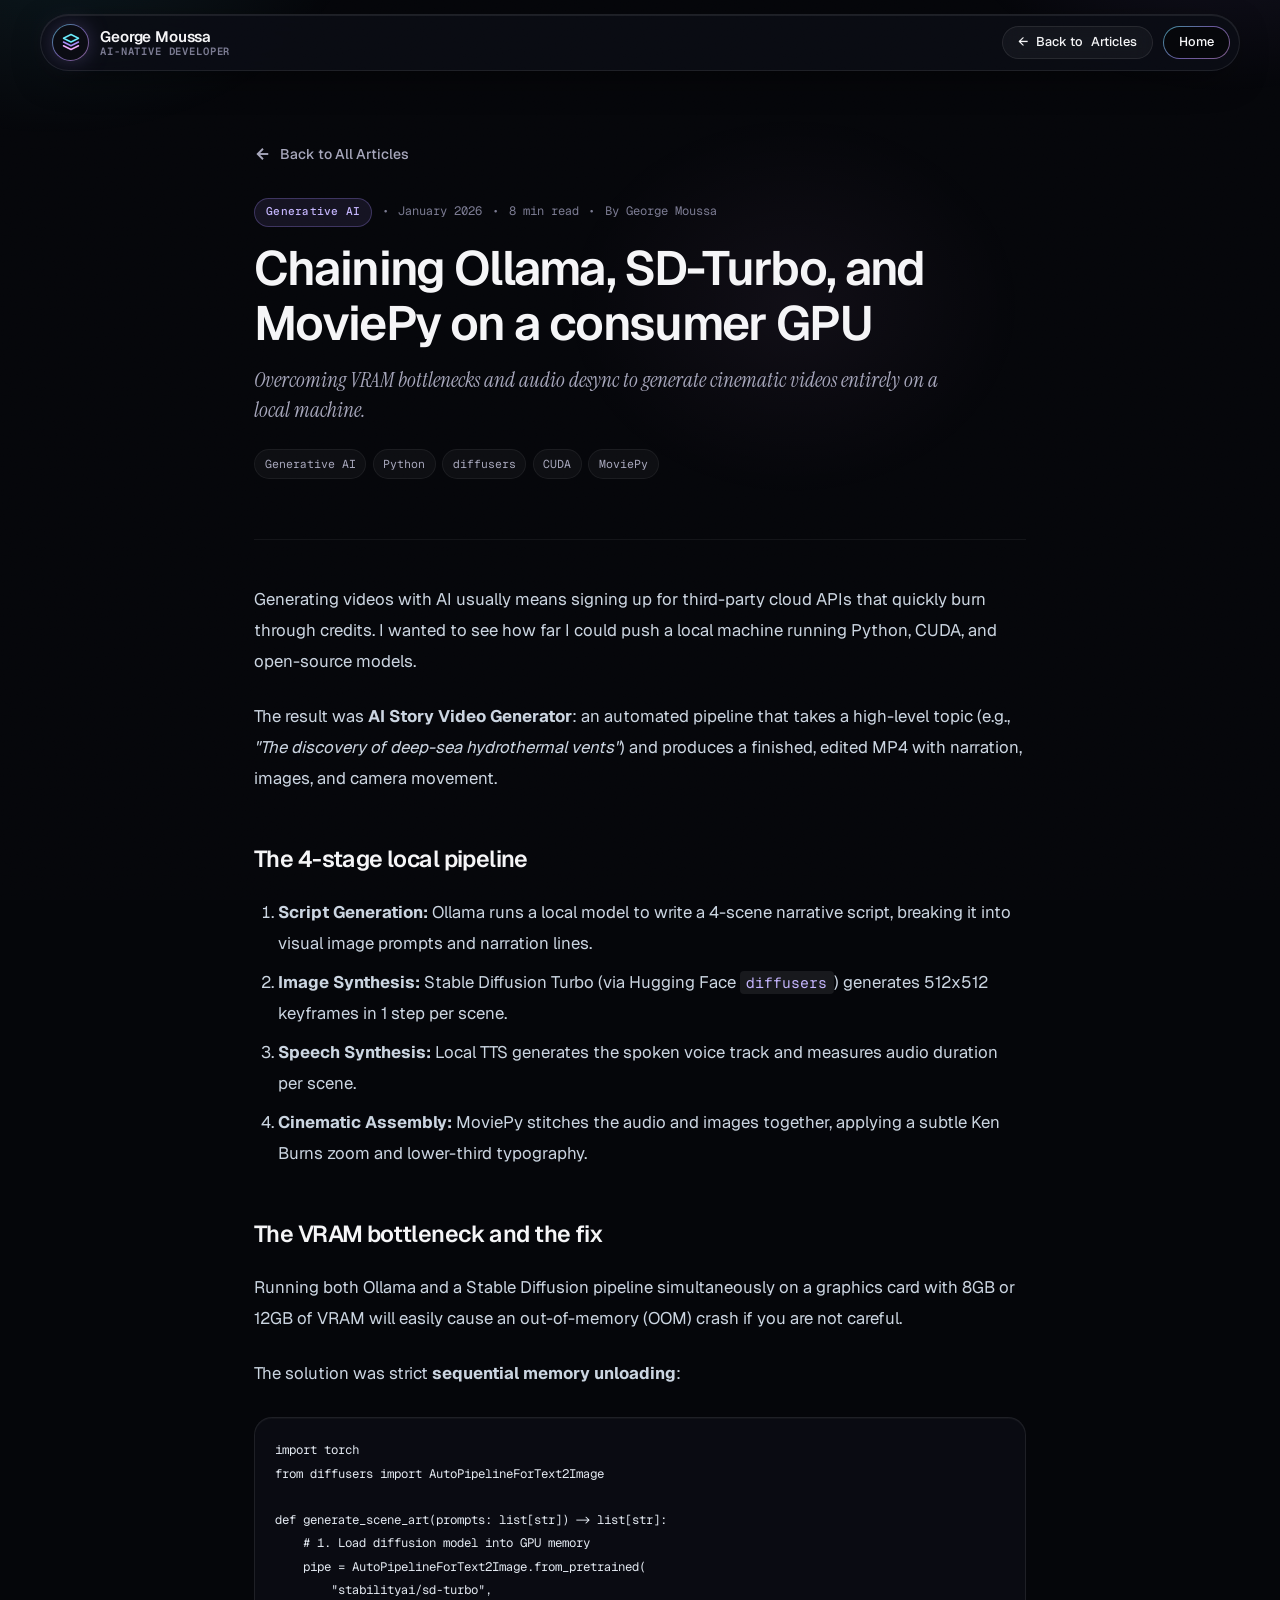
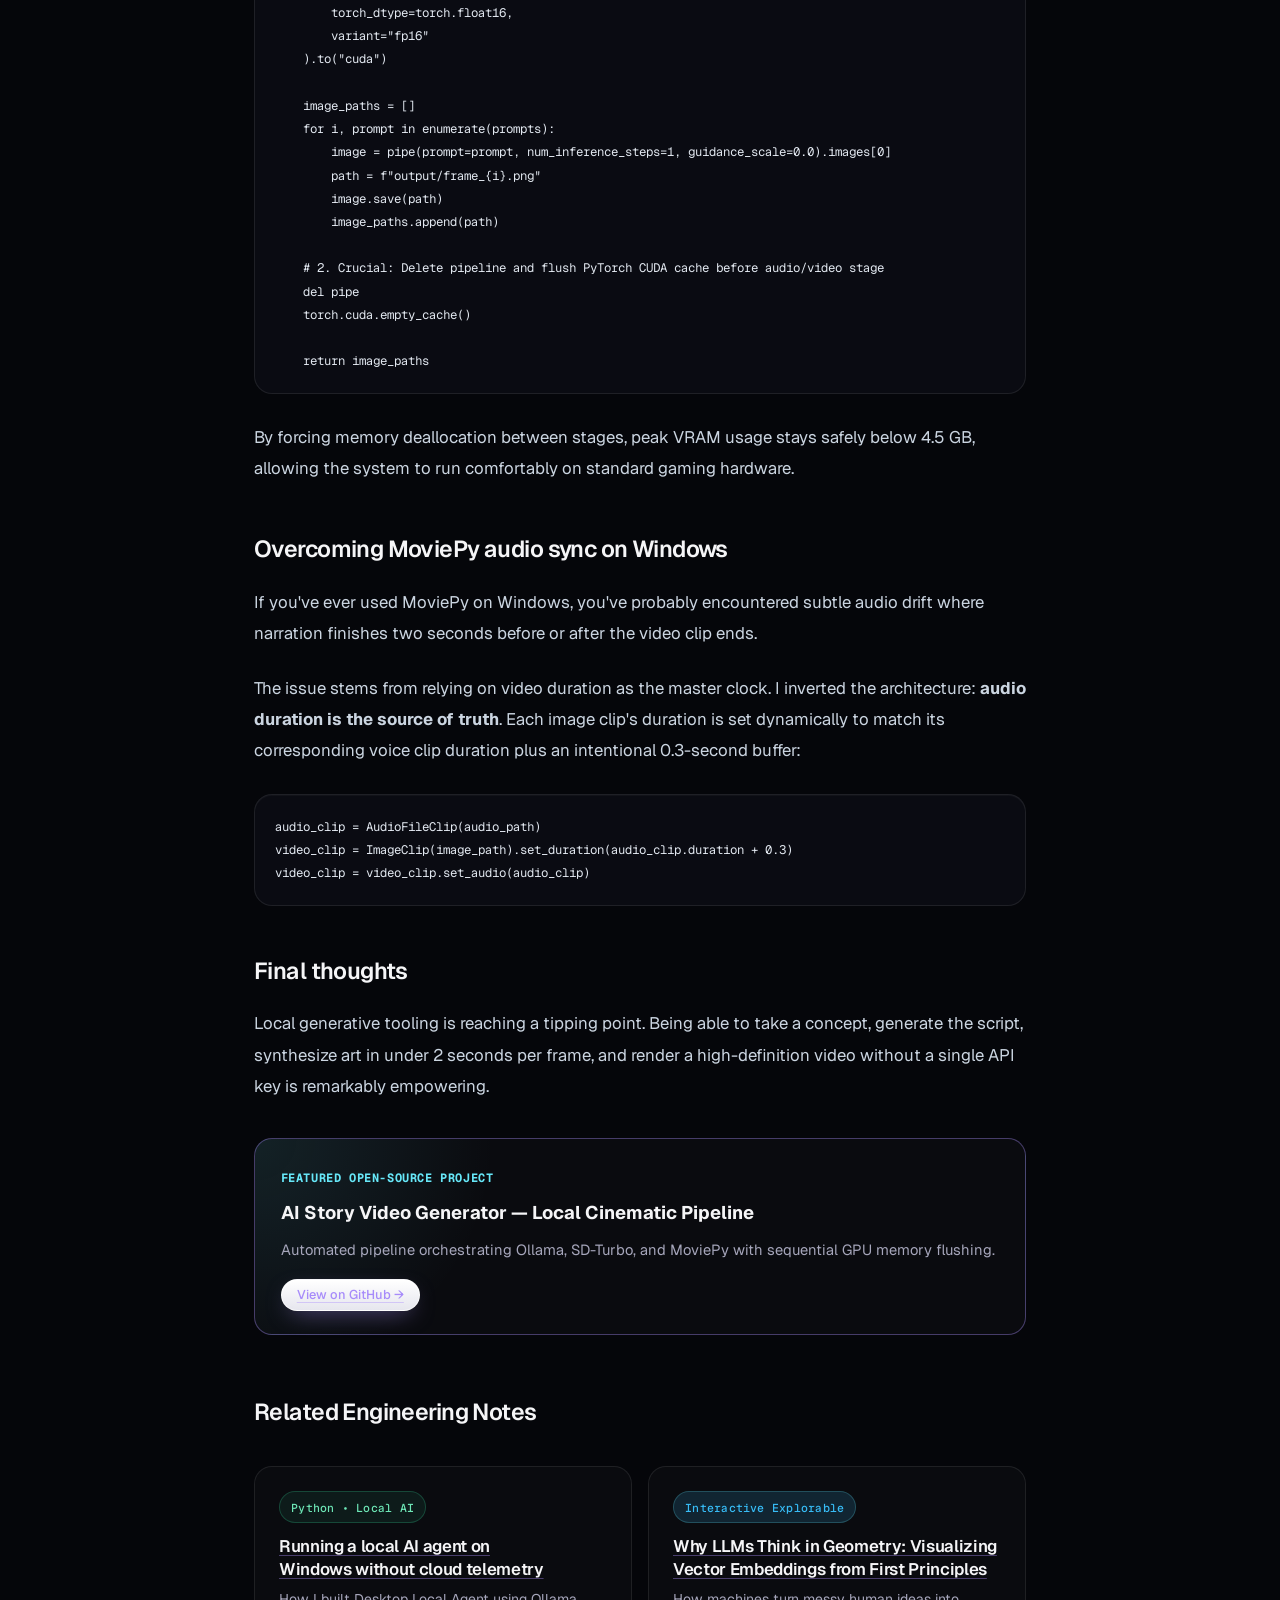
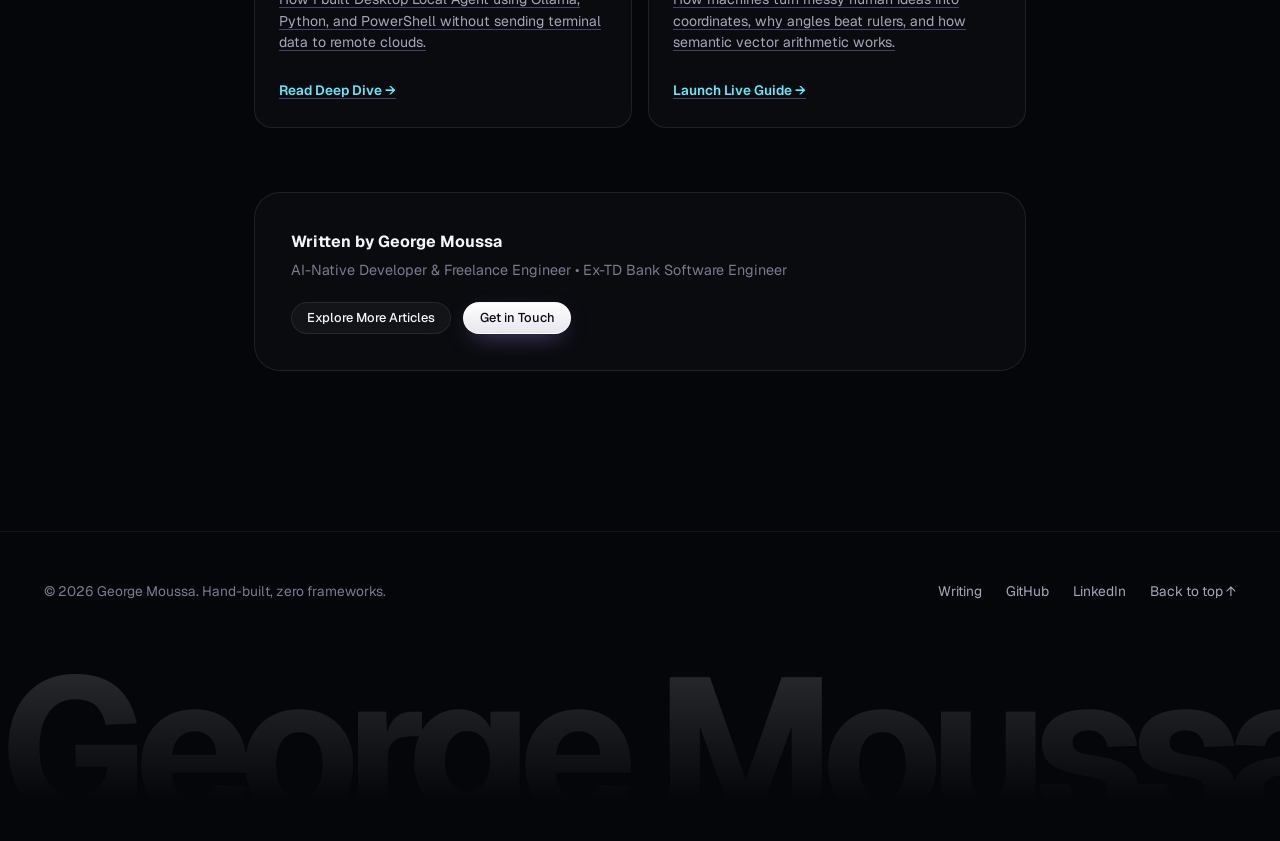
<file: articles/local-video-generation-pipeline.html>
<!DOCTYPE html>
<html lang="en">
<head>
  <meta charset="UTF-8">
  <meta name="viewport" content="width=device-width, initial-scale=1.0">
  <title>Chaining Ollama, SD-Turbo, and MoviePy on a consumer GPU — George Moussa</title>
  <meta name="description" content="Overcoming VRAM bottlenecks and audio desync to generate cinematic videos entirely on a local machine using open-source models and CUDA.">
  <meta name="author" content="George Moussa">
  <link rel="canonical" href="https://gogmoussa.github.io/articles/local-video-generation-pipeline.html">

  <!-- OpenGraph / Social Meta Tags -->
  <meta property="og:site_name" content="George Moussa">
  <meta property="og:locale" content="en_CA">
  <meta property="og:title" content="Chaining Ollama, SD-Turbo, and MoviePy on a consumer GPU — George Moussa">
  <meta property="og:description" content="Overcoming VRAM bottlenecks and audio desync to generate cinematic videos entirely on a local machine.">
  <meta property="og:type" content="article">
  <meta property="og:url" content="https://gogmoussa.github.io/articles/local-video-generation-pipeline.html">
  <meta property="og:image" content="https://gogmoussa.github.io/assets/profile.jpg">
  <meta property="og:image:width" content="675">
  <meta property="og:image:height" content="900">
  <meta property="og:image:alt" content="Chaining Ollama, SD-Turbo, and MoviePy on a consumer GPU">
  <meta name="twitter:card" content="summary">
  <meta name="twitter:title" content="Chaining Ollama, SD-Turbo, and MoviePy on a consumer GPU — George Moussa">
  <meta name="twitter:description" content="Overcoming VRAM bottlenecks and audio desync to generate cinematic videos entirely on a local machine.">
  <meta name="twitter:image" content="https://gogmoussa.github.io/assets/profile.jpg">
  <meta name="twitter:image:alt" content="Chaining Ollama, SD-Turbo, and MoviePy on a consumer GPU">
  <meta name="theme-color" content="#05060a">

  <link rel="icon" type="image/svg+xml" href="../assets/favicon.svg">
  <link rel="preconnect" href="https://fonts.googleapis.com">
  <link rel="preconnect" href="https://fonts.gstatic.com" crossorigin>
  <link href="https://fonts.googleapis.com/css2?family=Geist:wght@300..800&family=Geist+Mono:wght@400..600&family=Instrument+Serif:ital@0;1&display=swap" rel="stylesheet">
  <link rel="stylesheet" href="../styles.css">

  <!-- JSON-LD BlogPosting Schema (GEO / SEO) -->
  <script type="application/ld+json">
  {
    "@context": "https://schema.org",
    "@type": "BlogPosting",
    "headline": "Chaining Ollama, SD-Turbo, and MoviePy on a consumer GPU",
    "description": "Overcoming VRAM bottlenecks and audio desync to generate cinematic videos entirely on a local machine using open-source models and CUDA.",
    "inLanguage": "en",
    "image": "https://gogmoussa.github.io/assets/profile.jpg",
    "author": {
      "@type": "Person",
      "@id": "https://gogmoussa.github.io/#person",
      "name": "George Moussa",
      "url": "https://gogmoussa.github.io/"
    },
    "publisher": {
      "@type": "Person",
      "@id": "https://gogmoussa.github.io/#person",
      "name": "George Moussa",
      "url": "https://gogmoussa.github.io/"
    },
    "datePublished": "2026-01-28",
    "dateModified": "2026-01-28",
    "mainEntityOfPage": "https://gogmoussa.github.io/articles/local-video-generation-pipeline.html"
  }
  </script>

  <!-- GoatCounter Analytics -->
  <script data-goatcounter="https://gogmoussa.goatcounter.com/count" async src="//gc.zgo.at/count.js"></script>
</head>
<body>
  <div class="read-progress" id="read-progress" aria-hidden="true"></div>

  <!-- Navigation Bar -->
  <header class="navbar">
    <div class="container nav-container">
      <a href="../index.html" class="nav-brand" aria-label="George Moussa Portfolio Home">
        <span class="brand-badge" aria-hidden="true">
          <svg width="18" height="18" viewBox="0 0 24 24" fill="none">
            <path d="M12 2L2 7L12 12L22 7L12 2Z" stroke="#38bdf8" stroke-width="2" stroke-linecap="round" stroke-linejoin="round"/>
            <path d="M2 17L12 22L22 17" stroke="#818cf8" stroke-width="2" stroke-linecap="round" stroke-linejoin="round"/>
            <path d="M2 12L12 17L22 12" stroke="#38bdf8" stroke-width="2" stroke-linecap="round" stroke-linejoin="round" opacity="0.7"/>
          </svg>
        </span>
        <div class="brand-text">
          <span class="brand-name">George Moussa</span>
          <span class="brand-title">AI-Native Developer</span>
        </div>
      </a>
      <div class="nav-article-actions">
        <a href="../blog.html" class="btn btn-secondary btn-sm nav-back-btn">
          <span>&larr; </span><span class="nav-back-full">Back to </span><span>Articles</span>
        </a>
        <a href="../index.html" class="btn btn-outline btn-sm nav-home-btn">Home</a>
      </div>
    </div>
  </header>

  <main class="article-wrap">
    <a href="../blog.html" class="back-nav">
      <svg width="18" height="18" viewBox="0 0 24 24" fill="none" stroke="currentColor" stroke-width="2.5">
        <line x1="19" y1="12" x2="5" y2="12"></line>
        <polyline points="12 19 5 12 12 5"></polyline>
      </svg>
      <span>Back to All Articles</span>
    </a>

    <header class="article-header">
      <div class="blog-meta-row">
        <span class="badge badge-purple">Generative AI</span>
        <span>•</span>
        <span>January 2026</span>
        <span>•</span>
        <span>8 min read</span>
        <span>•</span>
        <span>By George Moussa</span>
      </div>
      <h1 class="article-title">Chaining Ollama, SD-Turbo, and MoviePy on a consumer GPU</h1>
      <p class="article-subtitle">Overcoming VRAM bottlenecks and audio desync to generate cinematic videos entirely on a local machine.</p>
      <div class="tech-tag-group">
        <span class="tech-tag">Generative AI</span>
        <span class="tech-tag">Python</span>
        <span class="tech-tag">diffusers</span>
        <span class="tech-tag">CUDA</span>
        <span class="tech-tag">MoviePy</span>
      </div>
    </header>

    <div class="article-content">
      <p>Generating videos with AI usually means signing up for third-party cloud APIs that quickly burn through credits. I wanted to see how far I could push a local machine running Python, CUDA, and open-source models.</p>

      <p>The result was <strong>AI Story Video Generator</strong>: an automated pipeline that takes a high-level topic (e.g., <em>"The discovery of deep-sea hydrothermal vents"</em>) and produces a finished, edited MP4 with narration, images, and camera movement.</p>

      <h3>The 4-stage local pipeline</h3>
      <ol>
        <li><strong>Script Generation:</strong> Ollama runs a local model to write a 4-scene narrative script, breaking it into visual image prompts and narration lines.</li>
        <li><strong>Image Synthesis:</strong> Stable Diffusion Turbo (via Hugging Face <code>diffusers</code>) generates 512x512 keyframes in 1 step per scene.</li>
        <li><strong>Speech Synthesis:</strong> Local TTS generates the spoken voice track and measures audio duration per scene.</li>
        <li><strong>Cinematic Assembly:</strong> MoviePy stitches the audio and images together, applying a subtle Ken Burns zoom and lower-third typography.</li>
      </ol>

      <h3>The VRAM bottleneck and the fix</h3>
      <p>Running both Ollama and a Stable Diffusion pipeline simultaneously on a graphics card with 8GB or 12GB of VRAM will easily cause an out-of-memory (OOM) crash if you are not careful.</p>

      <p>The solution was strict <strong>sequential memory unloading</strong>:</p>

      <pre><code>import torch
from diffusers import AutoPipelineForText2Image

def generate_scene_art(prompts: list[str]) -> list[str]:
    # 1. Load diffusion model into GPU memory
    pipe = AutoPipelineForText2Image.from_pretrained(
        "stabilityai/sd-turbo",
        torch_dtype=torch.float16,
        variant="fp16"
    ).to("cuda")

    image_paths = []
    for i, prompt in enumerate(prompts):
        image = pipe(prompt=prompt, num_inference_steps=1, guidance_scale=0.0).images[0]
        path = f"output/frame_{i}.png"
        image.save(path)
        image_paths.append(path)

    # 2. Crucial: Delete pipeline and flush PyTorch CUDA cache before audio/video stage
    del pipe
    torch.cuda.empty_cache()
    
    return image_paths</code></pre>

      <p>By forcing memory deallocation between stages, peak VRAM usage stays safely below 4.5 GB, allowing the system to run comfortably on standard gaming hardware.</p>

      <h3>Overcoming MoviePy audio sync on Windows</h3>
      <p>If you've ever used MoviePy on Windows, you've probably encountered subtle audio drift where narration finishes two seconds before or after the video clip ends.</p>

      <p>The issue stems from relying on video duration as the master clock. I inverted the architecture: <strong>audio duration is the source of truth</strong>. Each image clip's duration is set dynamically to match its corresponding voice clip duration plus an intentional 0.3-second buffer:</p>

      <pre><code>audio_clip = AudioFileClip(audio_path)
video_clip = ImageClip(image_path).set_duration(audio_clip.duration + 0.3)
video_clip = video_clip.set_audio(audio_clip)</code></pre>

      <h3>Final thoughts</h3>
      <p>Local generative tooling is reaching a tipping point. Being able to take a concept, generate the script, synthesize art in under 2 seconds per frame, and render a high-definition video without a single API key is remarkably empowering.</p>

      <!-- Project Callout -->
      <div class="project-callout-box">
        <div>
          <span style="font-size: 0.75rem; text-transform: uppercase; letter-spacing: 0.05em; color: var(--accent-cyan); font-weight: 700; font-family: var(--font-mono);">Featured Open-Source Project</span>
          <h4 style="color: var(--text-primary); font-size: 1.15rem; margin: 0.25rem 0 0.35rem 0;">AI Story Video Generator — Local Cinematic Pipeline</h4>
          <p style="color: var(--text-secondary); font-size: 0.92rem; margin-bottom: 0;">Automated pipeline orchestrating Ollama, SD-Turbo, and MoviePy with sequential GPU memory flushing.</p>
        </div>
        <a href="https://github.com/gogmoussa/video_generation" target="_blank" rel="noopener noreferrer" class="btn btn-primary btn-sm" style="white-space: nowrap;">
          <span>View on GitHub &rarr;</span>
        </a>
      </div>

      <!-- Related Notes -->
      <h3 style="margin-top: 3.5rem;">Related Engineering Notes</h3>
      <div class="article-related-grid">
        <a href="running-local-llms-on-windows.html" class="article-related-card">
          <div>
            <span class="badge badge-emerald" style="font-size: 0.72rem; margin-bottom: 0.75rem;">Python &bull; Local AI</span>
            <h4>Running a local AI agent on Windows without cloud telemetry</h4>
            <p>How I built Desktop Local Agent using Ollama, Python, and PowerShell without sending terminal data to remote clouds.</p>
          </div>
          <span style="color: var(--accent-cyan); font-size: 0.85rem; font-weight: 600;">Read Deep Dive &rarr;</span>
        </a>
        <a href="vector_embeddings_guide.html" class="article-related-card">
          <div>
            <span class="badge" style="background: rgba(56, 189, 248, 0.15); color: #38bdf8; font-size: 0.72rem; margin-bottom: 0.75rem;">Interactive Explorable</span>
            <h4>Why LLMs Think in Geometry: Visualizing Vector Embeddings from First Principles</h4>
            <p>How machines turn messy human ideas into coordinates, why angles beat rulers, and how semantic vector arithmetic works.</p>
          </div>
          <span style="color: var(--accent-cyan); font-size: 0.85rem; font-weight: 600;">Launch Live Guide &rarr;</span>
        </a>
      </div>
    </div>

    <div class="article-footer-box">
      <div>
        <div style="font-weight: 700; color: var(--text-primary); margin-bottom: 0.25rem;">Written by George Moussa</div>
        <div style="color: var(--text-muted); font-size: 0.9rem;">AI-Native Developer &amp; Freelance Engineer &bull; Ex-TD Bank Software Engineer</div>
      </div>
      <div style="display: flex; gap: 0.75rem;">
        <a href="../blog.html" class="btn btn-secondary btn-sm">Explore More Articles</a>
        <a href="../index.html#contact" class="btn btn-primary btn-sm">Get in Touch</a>
      </div>
    </div>
  </main>

  <footer class="footer">
    <div class="container footer-content">
      <div class="footer-left">
        <span>&copy; <span id="current-year">2026</span> George Moussa. Hand-built, zero frameworks.</span>
      </div>
      <div class="footer-right">
        <a href="../blog.html" class="social-link">Writing</a>
        <a href="https://github.com/gogmoussa" target="_blank" rel="noopener noreferrer" class="social-link">GitHub</a>
        <a href="https://www.linkedin.com/in/gogmoussa/" target="_blank" rel="noopener noreferrer" class="social-link">LinkedIn</a>
        <a href="#top" class="social-link">Back to top &uarr;</a>
      </div>
    </div>
    <div class="footer-wordmark" aria-hidden="true">George Moussa</div>
  </footer>

  <script src="../nav.js"></script>
  <script>
    document.getElementById('current-year').textContent = new Date().getFullYear();
  </script>
</body>
</html>
</file>
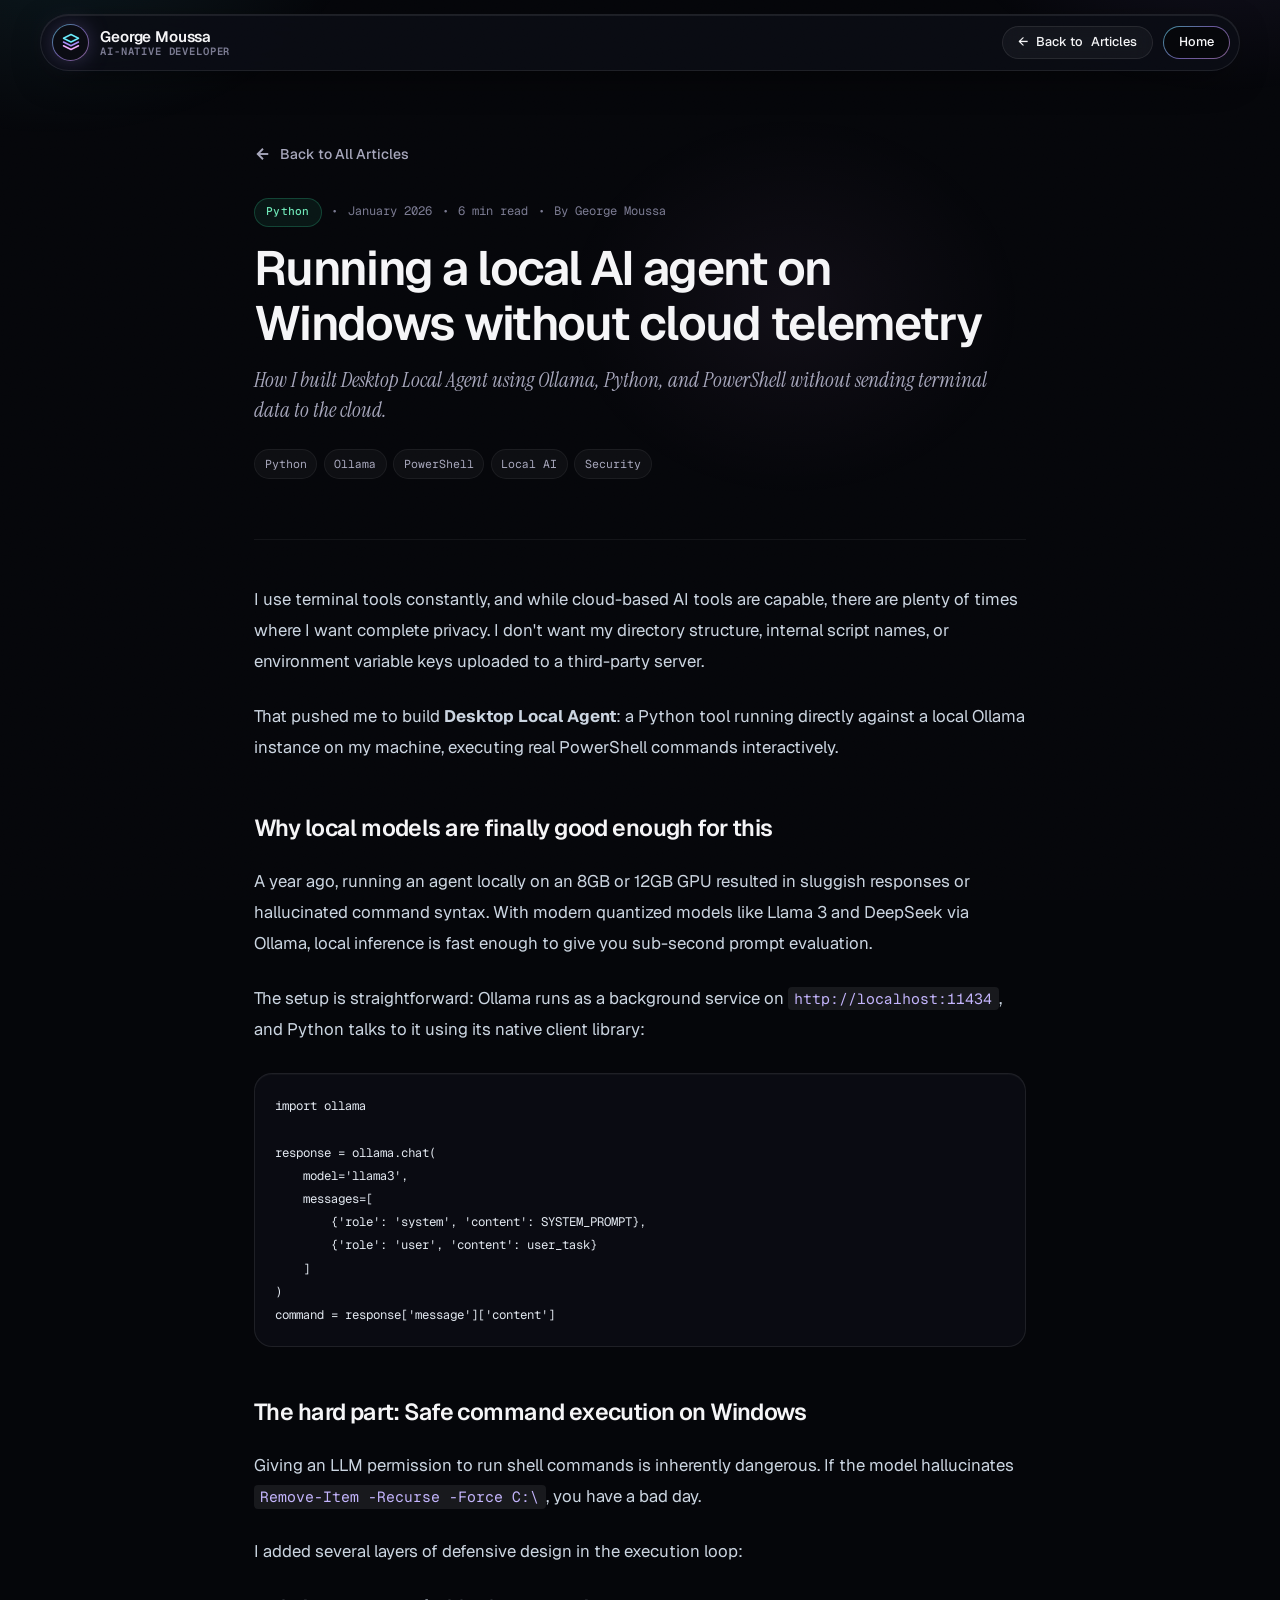
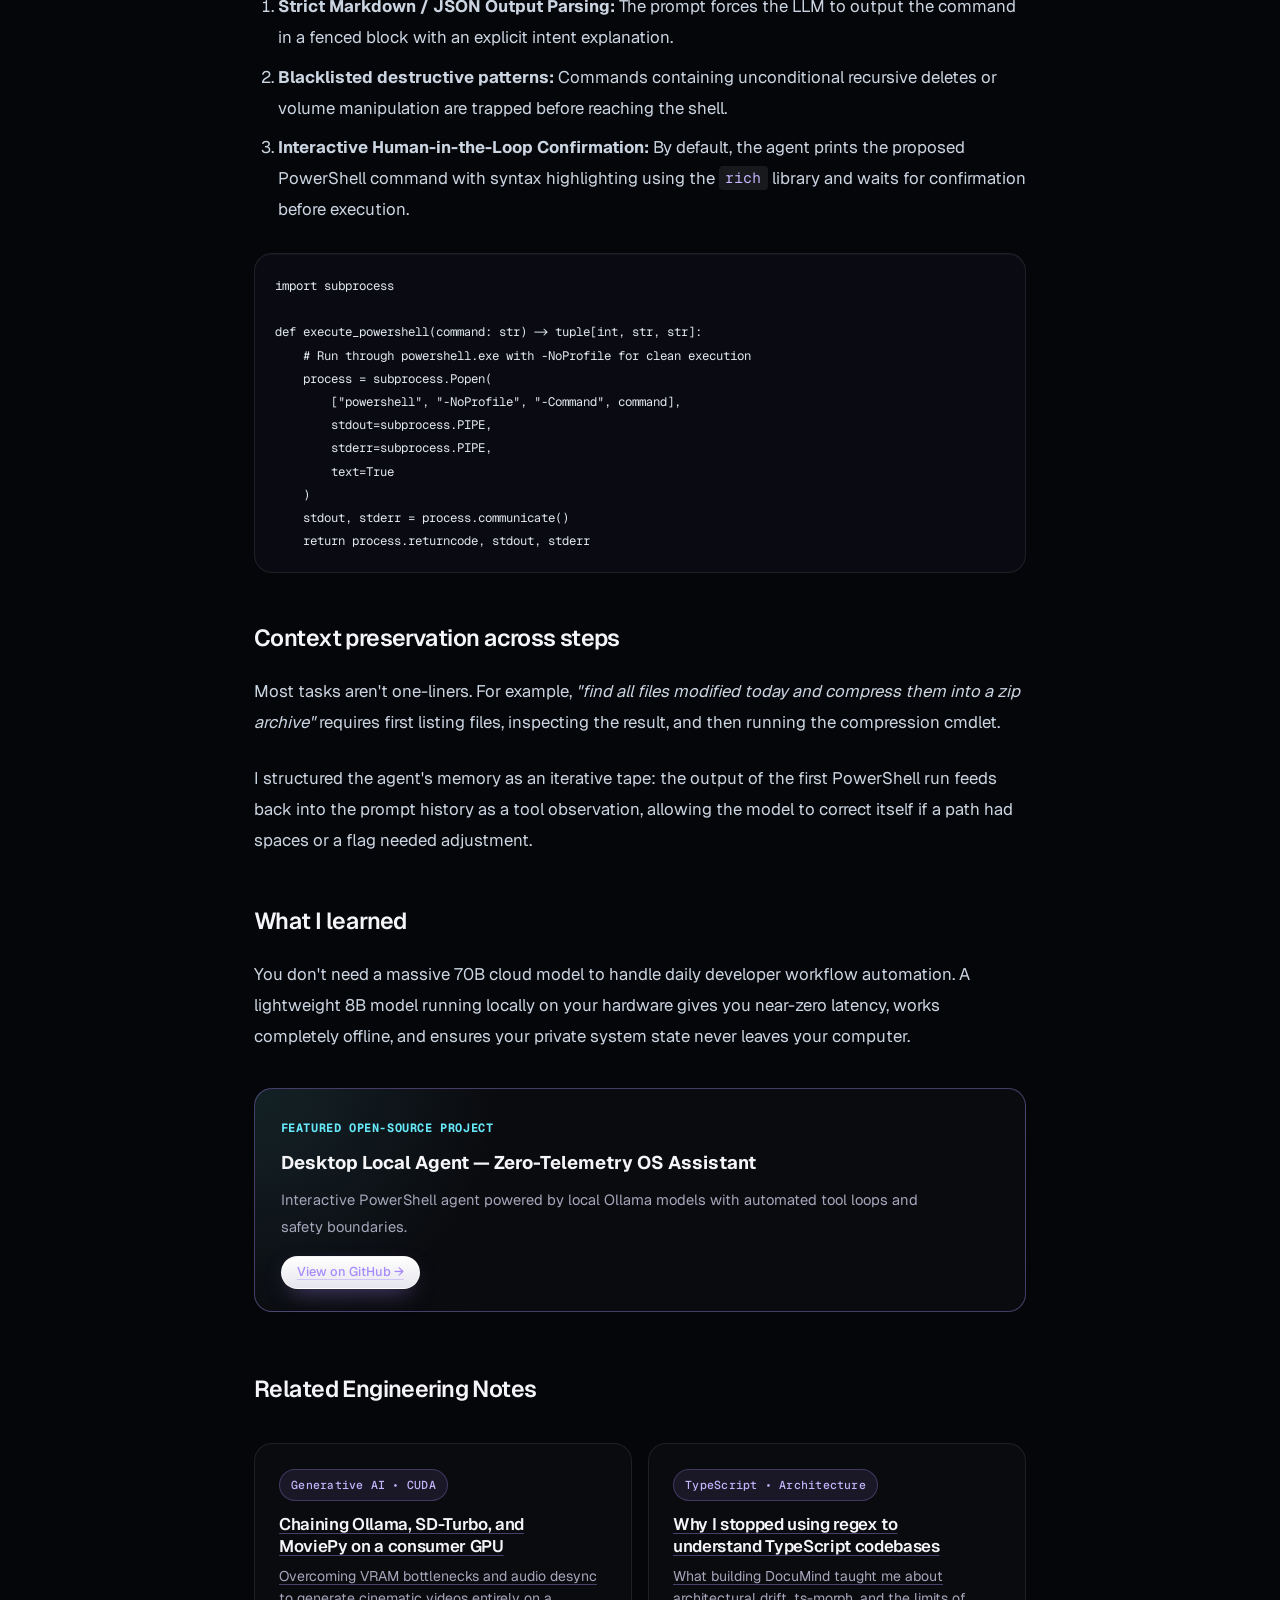
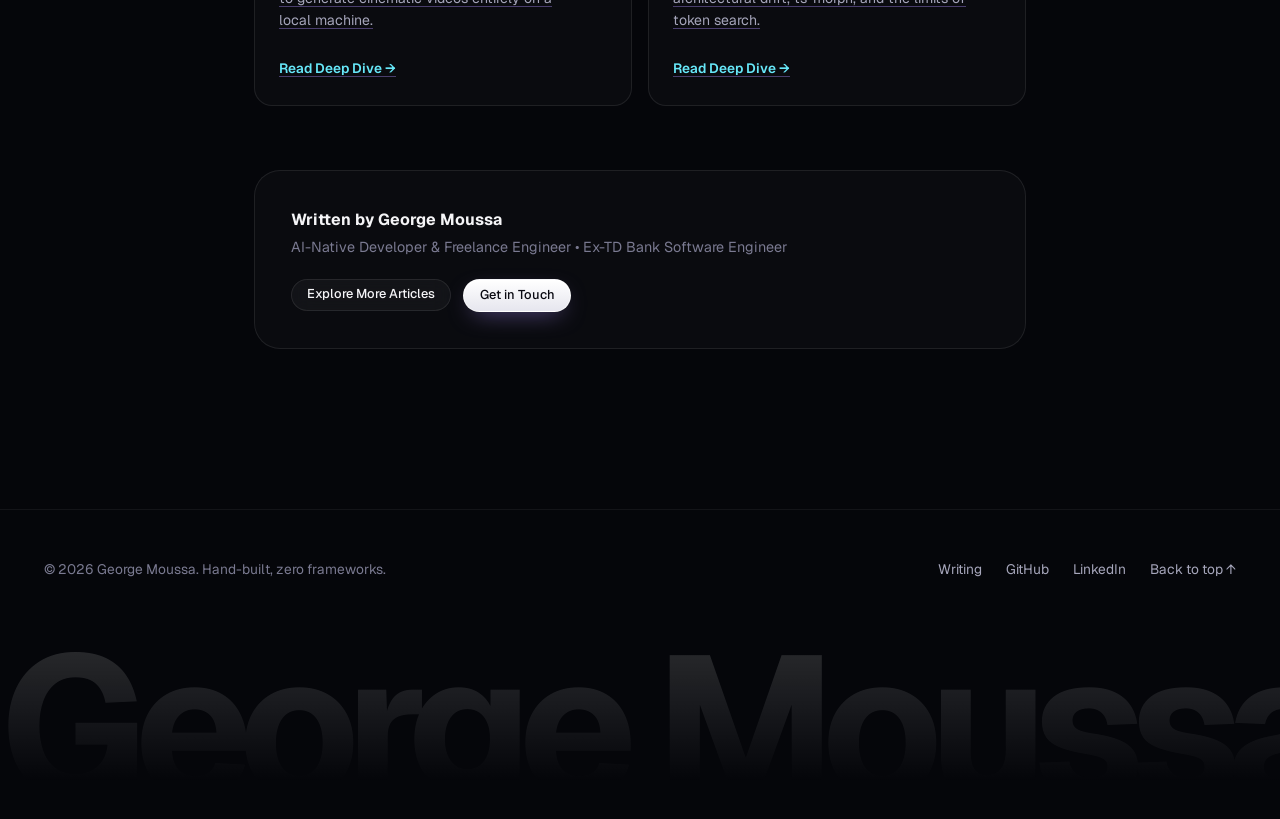
<file: articles/running-local-llms-on-windows.html>
<!DOCTYPE html>
<html lang="en">
<head>
  <meta charset="UTF-8">
  <meta name="viewport" content="width=device-width, initial-scale=1.0">
  <title>Running a local AI agent on Windows without cloud telemetry — George Moussa</title>
  <meta name="description" content="How I built Desktop Local Agent using Ollama, Python, and PowerShell without sending terminal data or filesystem tokens to remote clouds.">
  <meta name="author" content="George Moussa">
  <link rel="canonical" href="https://gogmoussa.github.io/articles/running-local-llms-on-windows.html">

  <!-- OpenGraph / Social Meta Tags -->
  <meta property="og:site_name" content="George Moussa">
  <meta property="og:locale" content="en_CA">
  <meta property="og:title" content="Running a local AI agent on Windows without cloud telemetry — George Moussa">
  <meta property="og:description" content="Building an autonomous local terminal agent using Ollama, Python, and PowerShell with complete data sovereignty.">
  <meta property="og:type" content="article">
  <meta property="og:url" content="https://gogmoussa.github.io/articles/running-local-llms-on-windows.html">
  <meta property="og:image" content="https://gogmoussa.github.io/assets/profile.jpg">
  <meta property="og:image:width" content="675">
  <meta property="og:image:height" content="900">
  <meta property="og:image:alt" content="Running a local AI agent on Windows without cloud telemetry">
  <meta name="twitter:card" content="summary">
  <meta name="twitter:title" content="Running a local AI agent on Windows without cloud telemetry — George Moussa">
  <meta name="twitter:description" content="Building an autonomous local terminal agent using Ollama, Python, and PowerShell with complete data sovereignty.">
  <meta name="twitter:image" content="https://gogmoussa.github.io/assets/profile.jpg">
  <meta name="twitter:image:alt" content="Running a local AI agent on Windows without cloud telemetry">
  <meta name="theme-color" content="#05060a">

  <link rel="icon" type="image/svg+xml" href="../assets/favicon.svg">
  <link rel="preconnect" href="https://fonts.googleapis.com">
  <link rel="preconnect" href="https://fonts.gstatic.com" crossorigin>
  <link href="https://fonts.googleapis.com/css2?family=Geist:wght@300..800&family=Geist+Mono:wght@400..600&family=Instrument+Serif:ital@0;1&display=swap" rel="stylesheet">
  <link rel="stylesheet" href="../styles.css">

  <!-- JSON-LD BlogPosting Schema (GEO / SEO) -->
  <script type="application/ld+json">
  {
    "@context": "https://schema.org",
    "@type": "BlogPosting",
    "headline": "Running a local AI agent on Windows without cloud telemetry",
    "description": "How I built Desktop Local Agent using Ollama, Python, and PowerShell without sending terminal data or filesystem tokens to remote clouds.",
    "inLanguage": "en",
    "image": "https://gogmoussa.github.io/assets/profile.jpg",
    "author": {
      "@type": "Person",
      "@id": "https://gogmoussa.github.io/#person",
      "name": "George Moussa",
      "url": "https://gogmoussa.github.io/"
    },
    "publisher": {
      "@type": "Person",
      "@id": "https://gogmoussa.github.io/#person",
      "name": "George Moussa",
      "url": "https://gogmoussa.github.io/"
    },
    "datePublished": "2026-01-15",
    "dateModified": "2026-01-15",
    "mainEntityOfPage": "https://gogmoussa.github.io/articles/running-local-llms-on-windows.html"
  }
  </script>

  <!-- GoatCounter Analytics -->
  <script data-goatcounter="https://gogmoussa.goatcounter.com/count" async src="//gc.zgo.at/count.js"></script>
</head>
<body>
  <div class="read-progress" id="read-progress" aria-hidden="true"></div>

  <!-- Navigation Bar -->
  <header class="navbar">
    <div class="container nav-container">
      <a href="../index.html" class="nav-brand" aria-label="George Moussa Portfolio Home">
        <span class="brand-badge" aria-hidden="true">
          <svg width="18" height="18" viewBox="0 0 24 24" fill="none">
            <path d="M12 2L2 7L12 12L22 7L12 2Z" stroke="#38bdf8" stroke-width="2" stroke-linecap="round" stroke-linejoin="round"/>
            <path d="M2 17L12 22L22 17" stroke="#818cf8" stroke-width="2" stroke-linecap="round" stroke-linejoin="round"/>
            <path d="M2 12L12 17L22 12" stroke="#38bdf8" stroke-width="2" stroke-linecap="round" stroke-linejoin="round" opacity="0.7"/>
          </svg>
        </span>
        <div class="brand-text">
          <span class="brand-name">George Moussa</span>
          <span class="brand-title">AI-Native Developer</span>
        </div>
      </a>
      <div class="nav-article-actions">
        <a href="../blog.html" class="btn btn-secondary btn-sm nav-back-btn">
          <span>&larr; </span><span class="nav-back-full">Back to </span><span>Articles</span>
        </a>
        <a href="../index.html" class="btn btn-outline btn-sm nav-home-btn">Home</a>
      </div>
    </div>
  </header>

  <main class="article-wrap">
    <a href="../blog.html" class="back-nav">
      <svg width="18" height="18" viewBox="0 0 24 24" fill="none" stroke="currentColor" stroke-width="2.5">
        <line x1="19" y1="12" x2="5" y2="12"></line>
        <polyline points="12 19 5 12 12 5"></polyline>
      </svg>
      <span>Back to All Articles</span>
    </a>

    <header class="article-header">
      <div class="blog-meta-row">
        <span class="badge badge-emerald">Python</span>
        <span>•</span>
        <span>January 2026</span>
        <span>•</span>
        <span>6 min read</span>
        <span>•</span>
        <span>By George Moussa</span>
      </div>
      <h1 class="article-title">Running a local AI agent on Windows without cloud telemetry</h1>
      <p class="article-subtitle">How I built Desktop Local Agent using Ollama, Python, and PowerShell without sending terminal data to the cloud.</p>
      <div class="tech-tag-group">
        <span class="tech-tag">Python</span>
        <span class="tech-tag">Ollama</span>
        <span class="tech-tag">PowerShell</span>
        <span class="tech-tag">Local AI</span>
        <span class="tech-tag">Security</span>
      </div>
    </header>

    <div class="article-content">
      <p>I use terminal tools constantly, and while cloud-based AI tools are capable, there are plenty of times where I want complete privacy. I don't want my directory structure, internal script names, or environment variable keys uploaded to a third-party server.</p>

      <p>That pushed me to build <strong>Desktop Local Agent</strong>: a Python tool running directly against a local Ollama instance on my machine, executing real PowerShell commands interactively.</p>

      <h3>Why local models are finally good enough for this</h3>
      <p>A year ago, running an agent locally on an 8GB or 12GB GPU resulted in sluggish responses or hallucinated command syntax. With modern quantized models like Llama 3 and DeepSeek via Ollama, local inference is fast enough to give you sub-second prompt evaluation.</p>

      <p>The setup is straightforward: Ollama runs as a background service on <code>http://localhost:11434</code>, and Python talks to it using its native client library:</p>

      <pre><code>import ollama

response = ollama.chat(
    model='llama3',
    messages=[
        {'role': 'system', 'content': SYSTEM_PROMPT},
        {'role': 'user', 'content': user_task}
    ]
)
command = response['message']['content']</code></pre>

      <h3>The hard part: Safe command execution on Windows</h3>
      <p>Giving an LLM permission to run shell commands is inherently dangerous. If the model hallucinates <code>Remove-Item -Recurse -Force C:\</code>, you have a bad day.</p>

      <p>I added several layers of defensive design in the execution loop:</p>
      <ol>
        <li><strong>Strict Markdown / JSON Output Parsing:</strong> The prompt forces the LLM to output the command in a fenced block with an explicit intent explanation.</li>
        <li><strong>Blacklisted destructive patterns:</strong> Commands containing unconditional recursive deletes or volume manipulation are trapped before reaching the shell.</li>
        <li><strong>Interactive Human-in-the-Loop Confirmation:</strong> By default, the agent prints the proposed PowerShell command with syntax highlighting using the <code>rich</code> library and waits for confirmation before execution.</li>
      </ol>

      <pre><code>import subprocess

def execute_powershell(command: str) -> tuple[int, str, str]:
    # Run through powershell.exe with -NoProfile for clean execution
    process = subprocess.Popen(
        ["powershell", "-NoProfile", "-Command", command],
        stdout=subprocess.PIPE,
        stderr=subprocess.PIPE,
        text=True
    )
    stdout, stderr = process.communicate()
    return process.returncode, stdout, stderr</code></pre>

      <h3>Context preservation across steps</h3>
      <p>Most tasks aren't one-liners. For example, <em>"find all files modified today and compress them into a zip archive"</em> requires first listing files, inspecting the result, and then running the compression cmdlet.</p>

      <p>I structured the agent's memory as an iterative tape: the output of the first PowerShell run feeds back into the prompt history as a tool observation, allowing the model to correct itself if a path had spaces or a flag needed adjustment.</p>

      <h3>What I learned</h3>
      <p>You don't need a massive 70B cloud model to handle daily developer workflow automation. A lightweight 8B model running locally on your hardware gives you near-zero latency, works completely offline, and ensures your private system state never leaves your computer.</p>

      <!-- Project Callout -->
      <div class="project-callout-box">
        <div>
          <span style="font-size: 0.75rem; text-transform: uppercase; letter-spacing: 0.05em; color: var(--accent-cyan); font-weight: 700; font-family: var(--font-mono);">Featured Open-Source Project</span>
          <h4 style="color: var(--text-primary); font-size: 1.15rem; margin: 0.25rem 0 0.35rem 0;">Desktop Local Agent — Zero-Telemetry OS Assistant</h4>
          <p style="color: var(--text-secondary); font-size: 0.92rem; margin-bottom: 0;">Interactive PowerShell agent powered by local Ollama models with automated tool loops and safety boundaries.</p>
        </div>
        <a href="https://github.com/gogmoussa/desktop_local_agent" target="_blank" rel="noopener noreferrer" class="btn btn-primary btn-sm" style="white-space: nowrap;">
          <span>View on GitHub &rarr;</span>
        </a>
      </div>

      <!-- Related Notes -->
      <h3 style="margin-top: 3.5rem;">Related Engineering Notes</h3>
      <div class="article-related-grid">
        <a href="local-video-generation-pipeline.html" class="article-related-card">
          <div>
            <span class="badge badge-purple" style="font-size: 0.72rem; margin-bottom: 0.75rem;">Generative AI &bull; CUDA</span>
            <h4>Chaining Ollama, SD-Turbo, and MoviePy on a consumer GPU</h4>
            <p>Overcoming VRAM bottlenecks and audio desync to generate cinematic videos entirely on a local machine.</p>
          </div>
          <span style="color: var(--accent-cyan); font-size: 0.85rem; font-weight: 600;">Read Deep Dive &rarr;</span>
        </a>
        <a href="why-ast-parsing-beats-regex.html" class="article-related-card">
          <div>
            <span class="badge badge-purple" style="font-size: 0.72rem; margin-bottom: 0.75rem;">TypeScript &bull; Architecture</span>
            <h4>Why I stopped using regex to understand TypeScript codebases</h4>
            <p>What building DocuMind taught me about architectural drift, ts-morph, and the limits of token search.</p>
          </div>
          <span style="color: var(--accent-cyan); font-size: 0.85rem; font-weight: 600;">Read Deep Dive &rarr;</span>
        </a>
      </div>
    </div>

    <div class="article-footer-box">
      <div>
        <div style="font-weight: 700; color: var(--text-primary); margin-bottom: 0.25rem;">Written by George Moussa</div>
        <div style="color: var(--text-muted); font-size: 0.9rem;">AI-Native Developer &amp; Freelance Engineer &bull; Ex-TD Bank Software Engineer</div>
      </div>
      <div style="display: flex; gap: 0.75rem;">
        <a href="../blog.html" class="btn btn-secondary btn-sm">Explore More Articles</a>
        <a href="../index.html#contact" class="btn btn-primary btn-sm">Get in Touch</a>
      </div>
    </div>
  </main>

  <footer class="footer">
    <div class="container footer-content">
      <div class="footer-left">
        <span>&copy; <span id="current-year">2026</span> George Moussa. Hand-built, zero frameworks.</span>
      </div>
      <div class="footer-right">
        <a href="../blog.html" class="social-link">Writing</a>
        <a href="https://github.com/gogmoussa" target="_blank" rel="noopener noreferrer" class="social-link">GitHub</a>
        <a href="https://www.linkedin.com/in/gogmoussa/" target="_blank" rel="noopener noreferrer" class="social-link">LinkedIn</a>
        <a href="#top" class="social-link">Back to top ↑</a>
      </div>
    </div>
    <div class="footer-wordmark" aria-hidden="true">George Moussa</div>
  </footer>

  <script src="../nav.js"></script>
  <script>
    document.getElementById('current-year').textContent = new Date().getFullYear();
  </script>
</body>
</html>
</file>
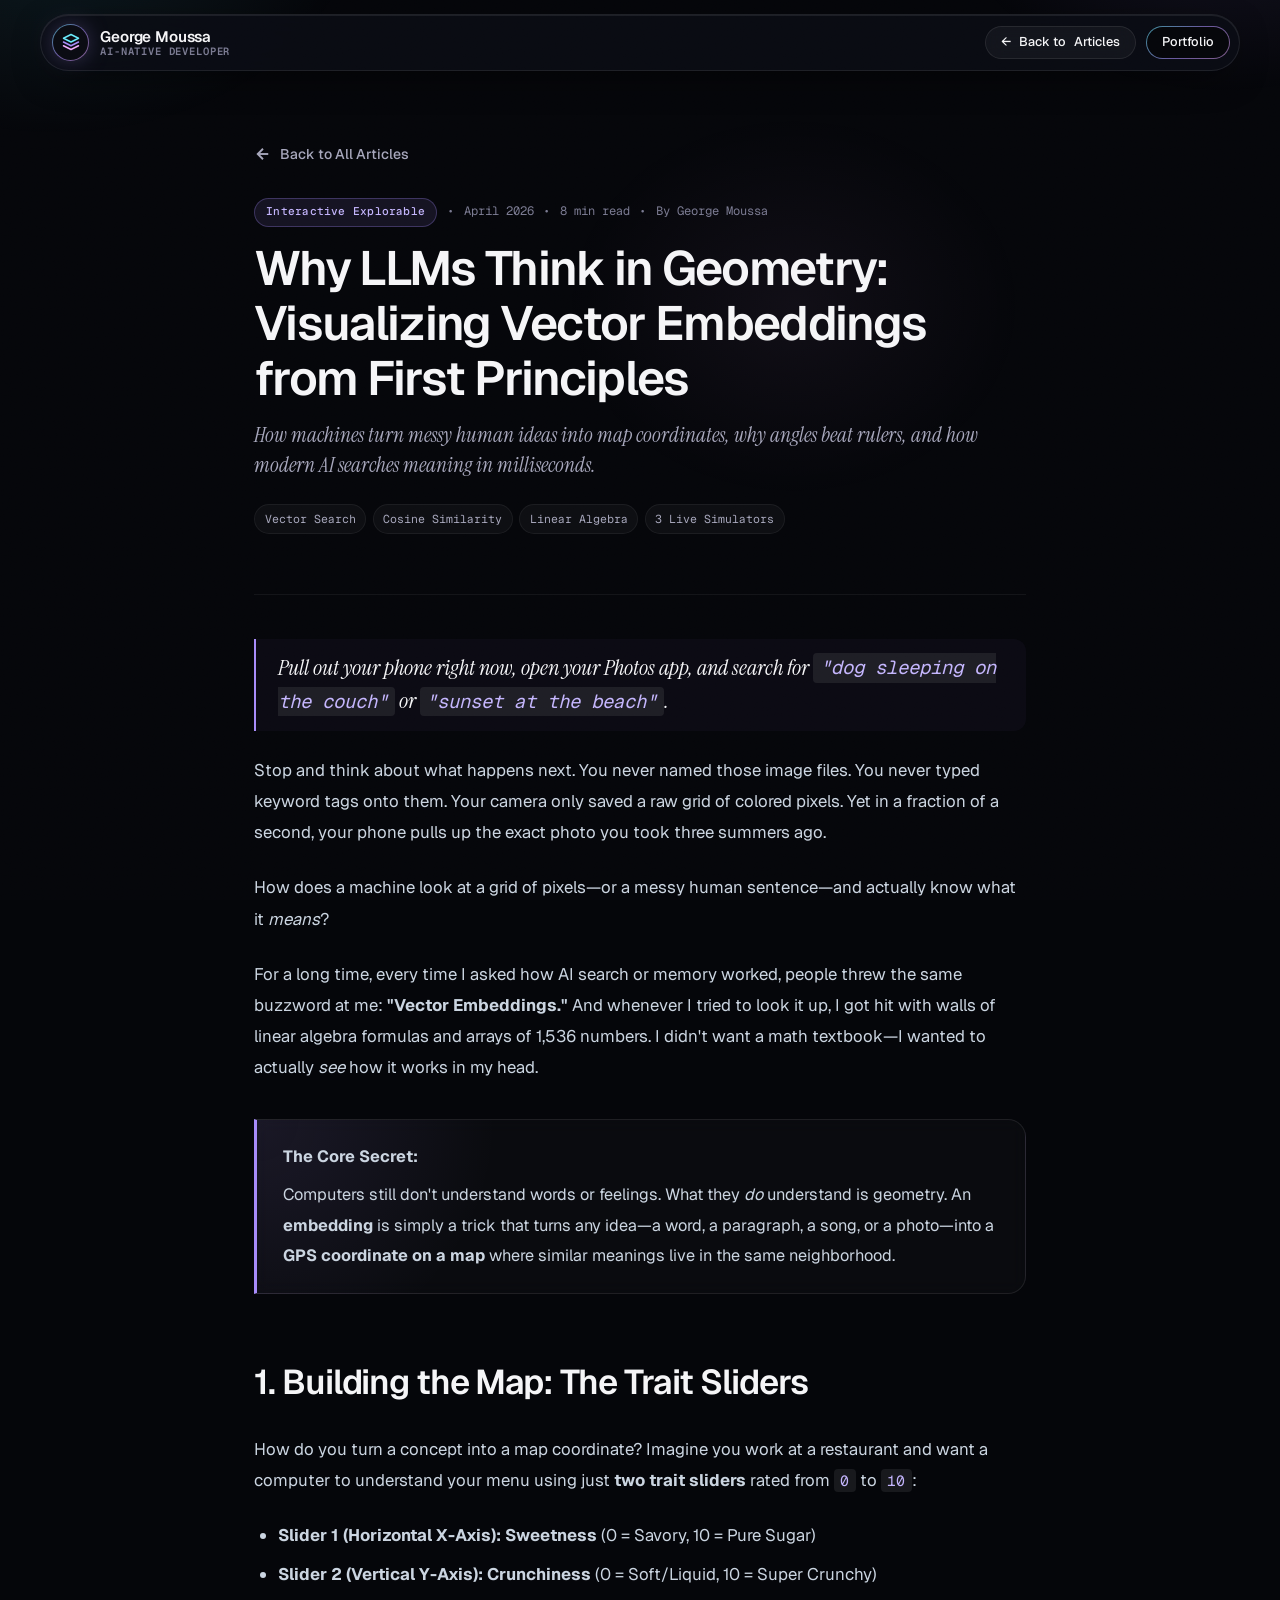
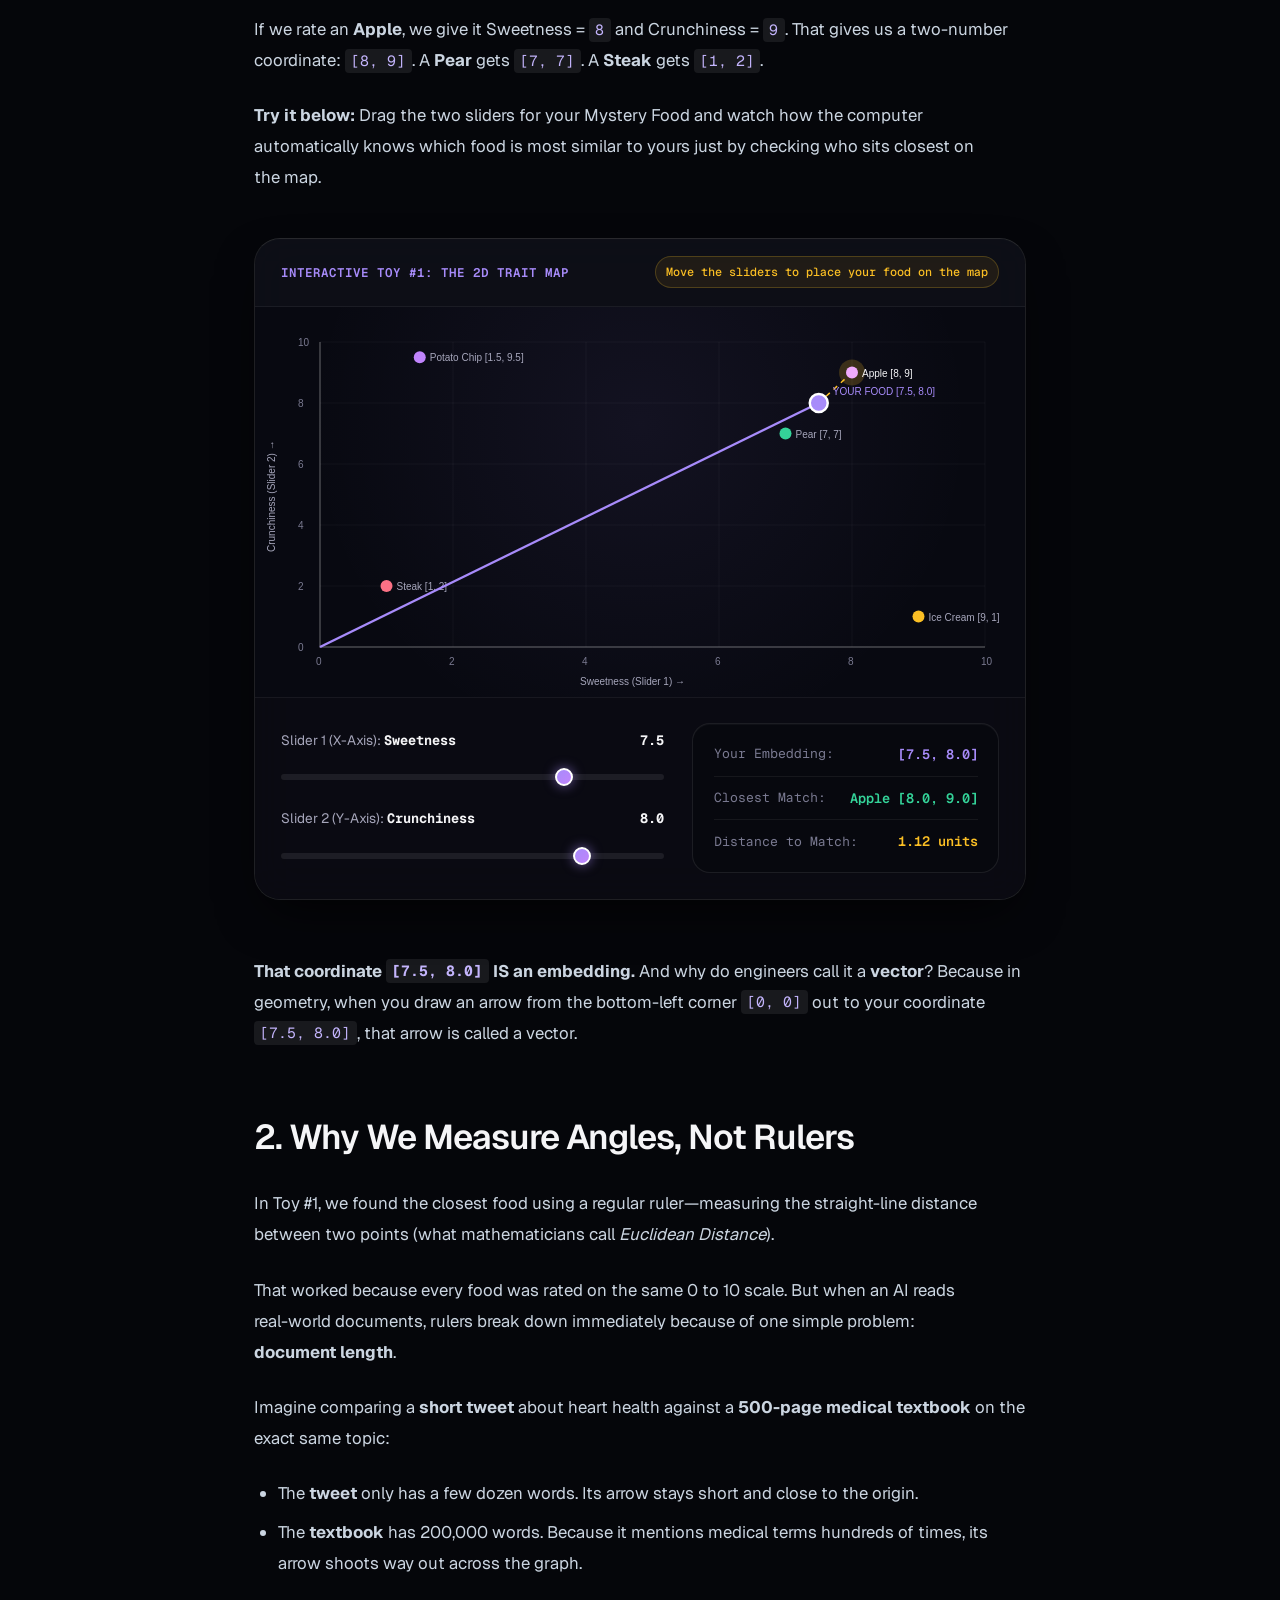
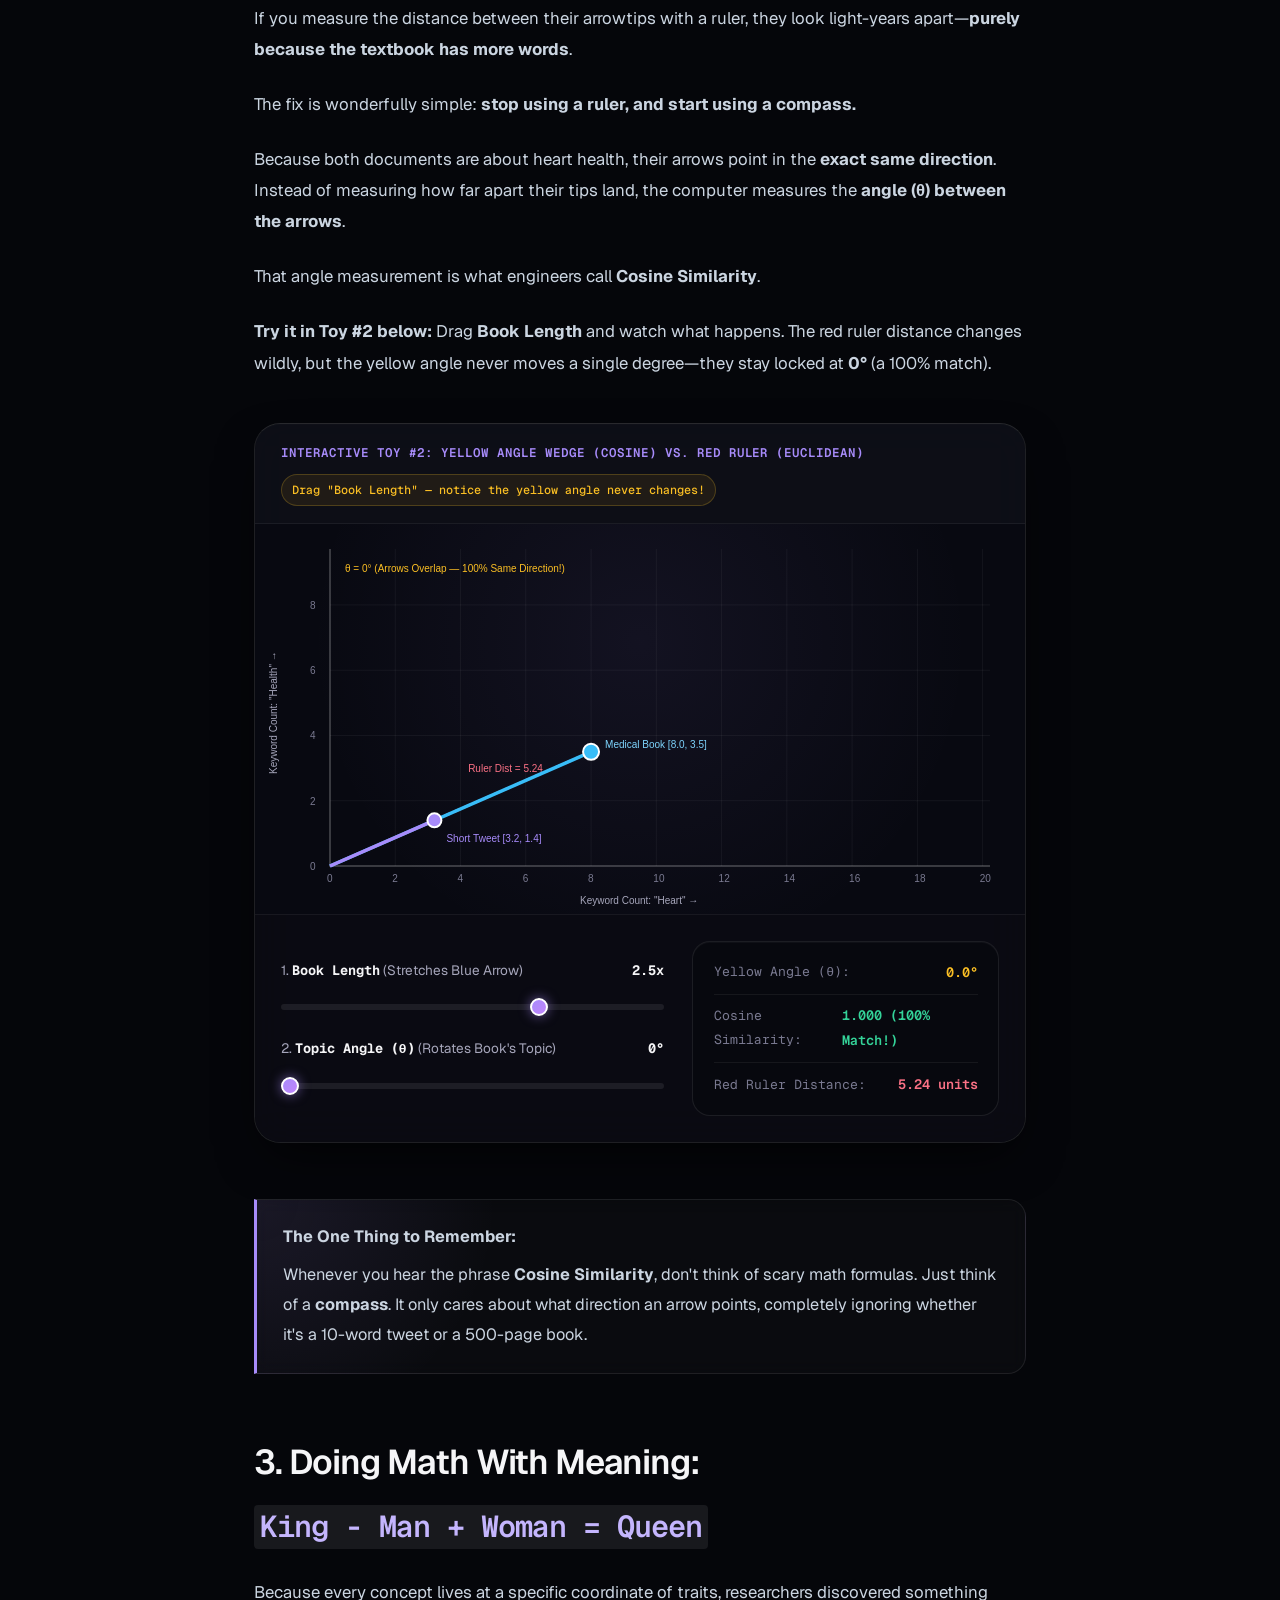
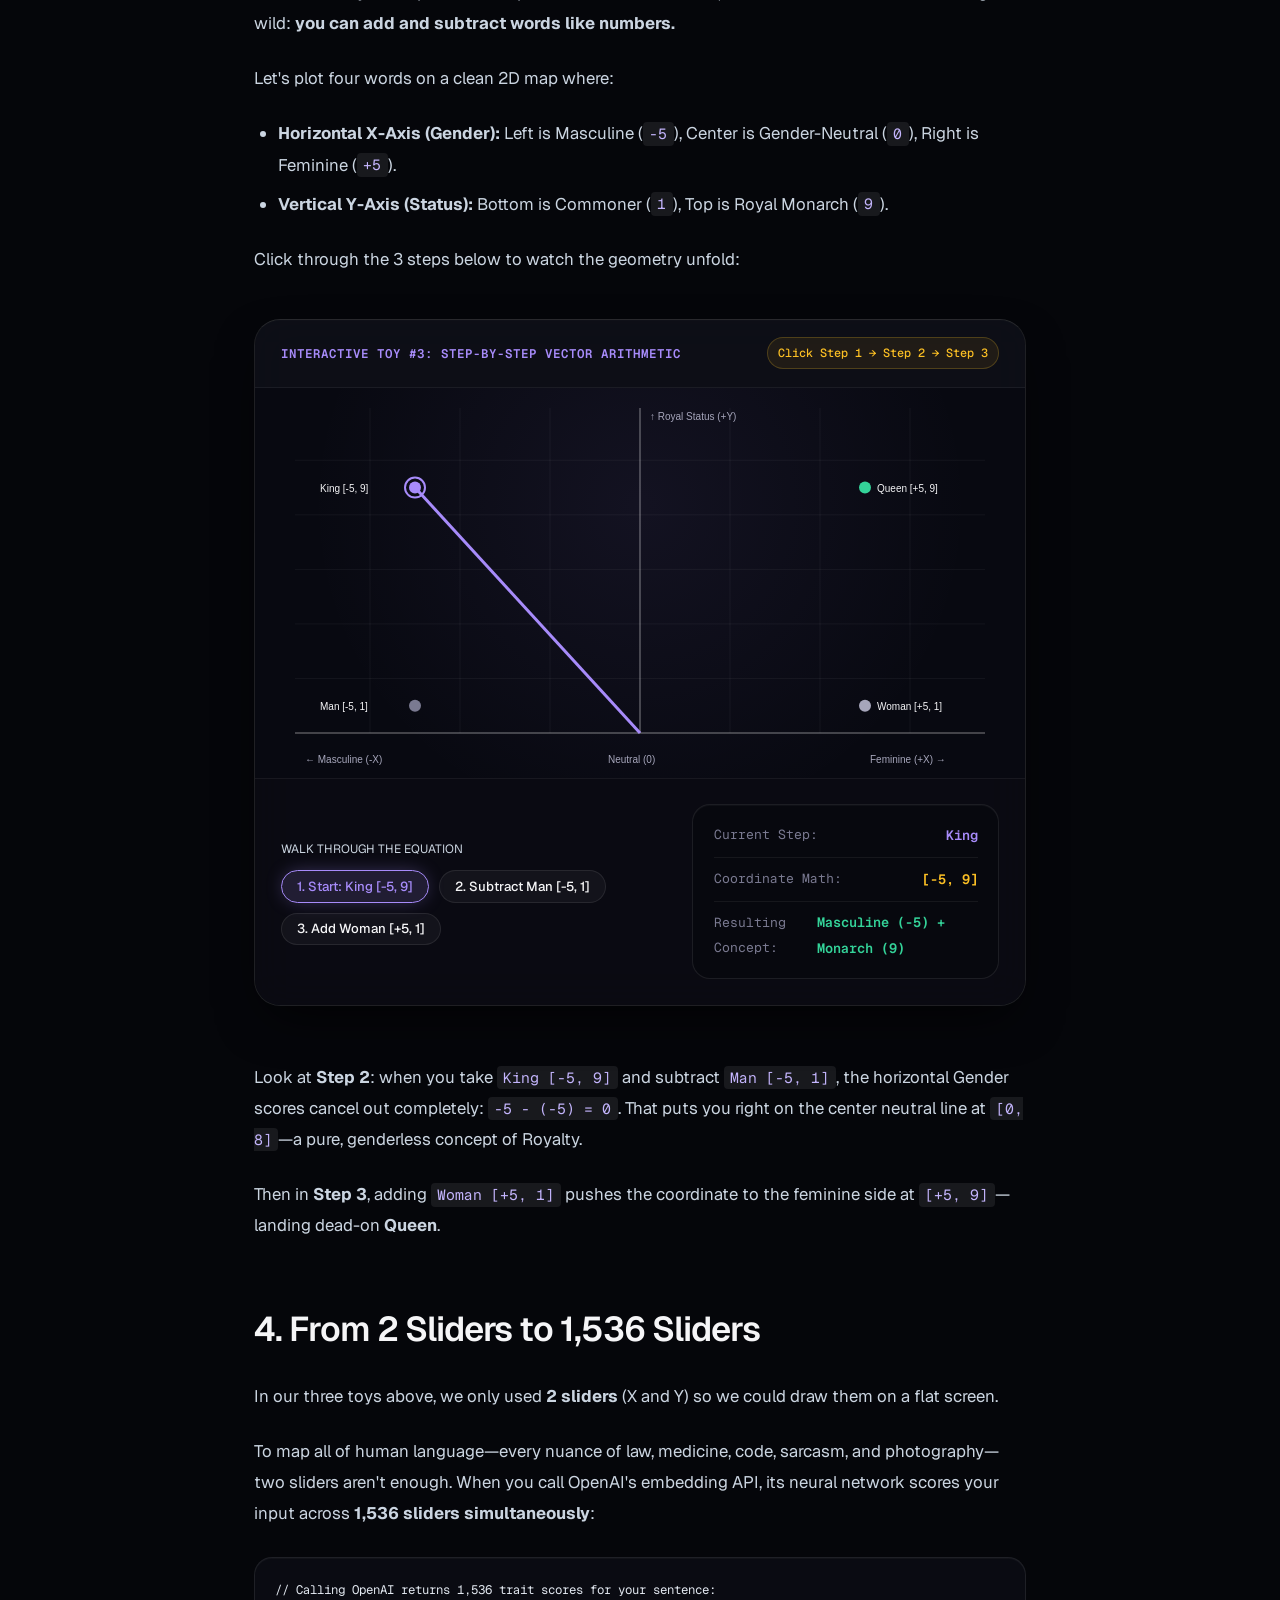
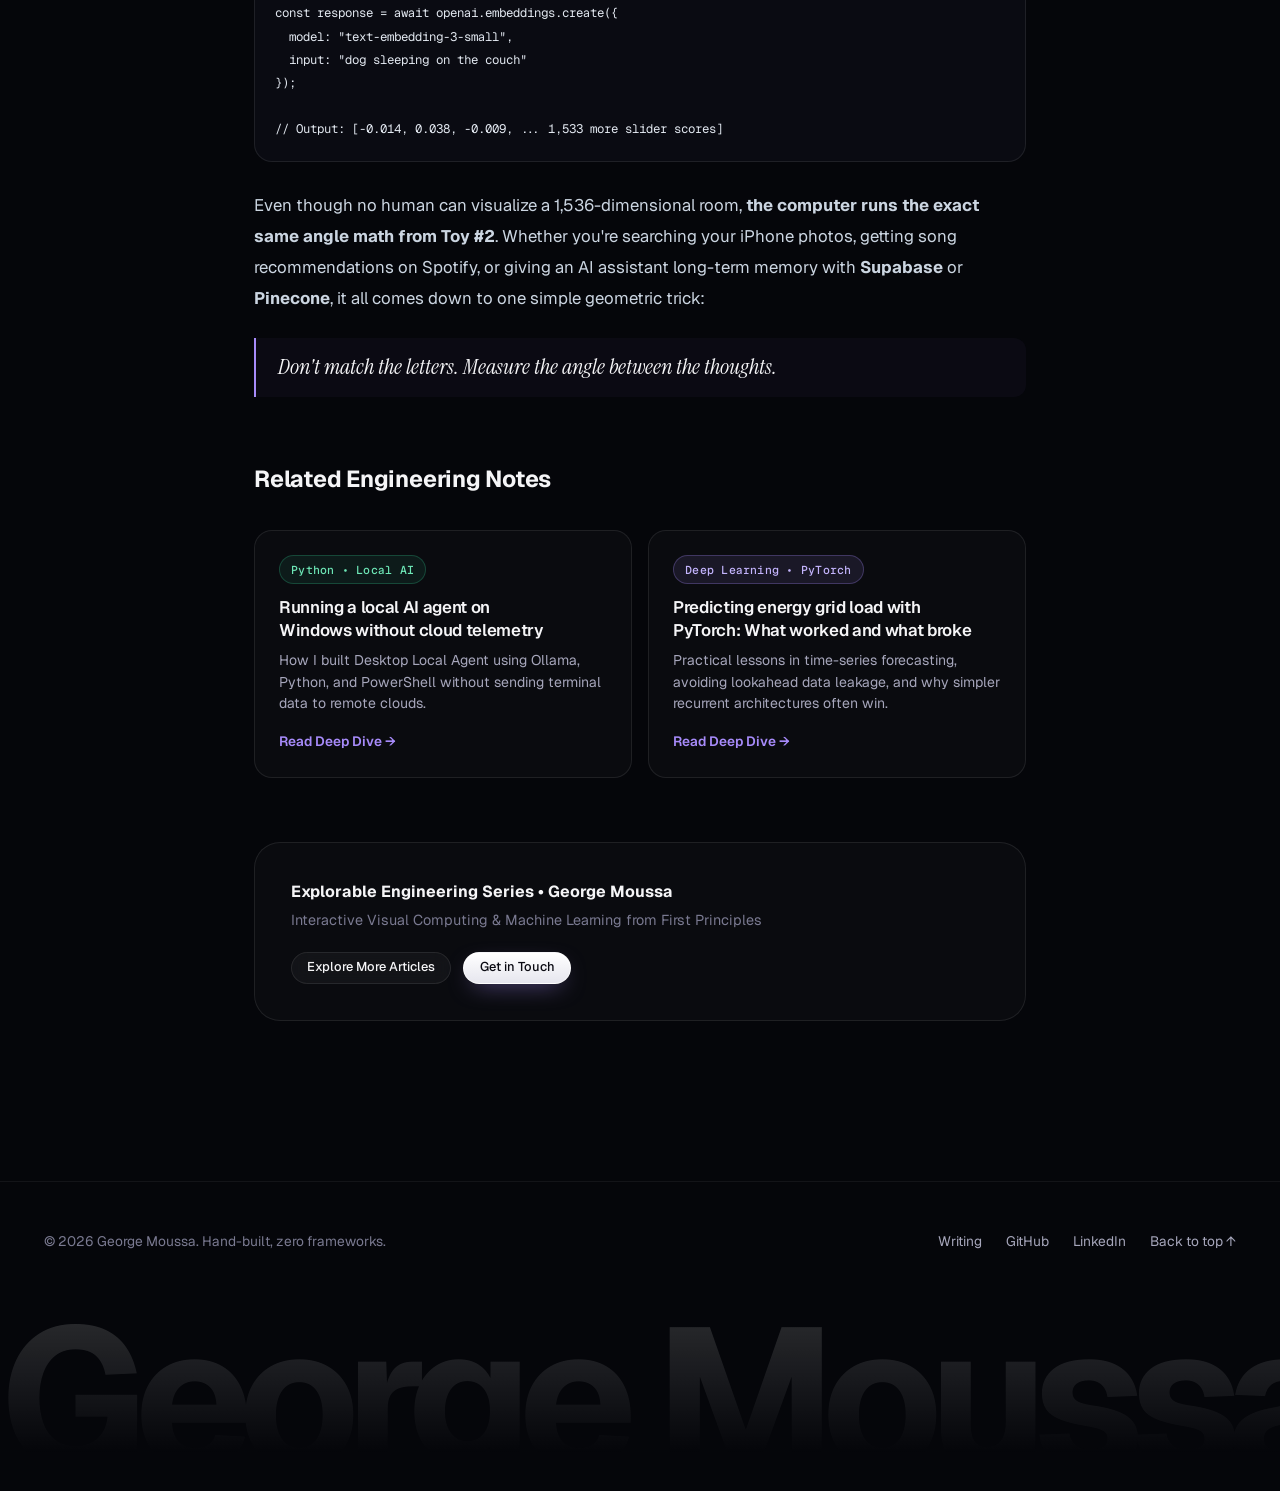
<file: articles/vector_embeddings_guide.html>
<!DOCTYPE html>
<html lang="en">
<head>
  <meta charset="UTF-8">
  <meta name="viewport" content="width=device-width, initial-scale=1.0">
  <title>Why LLMs Think in Geometry: Visualizing Vector Embeddings from First Principles — George Moussa</title>
  <meta name="description" content="A hands-on, first-principles explorable explainer with 3 live interactive simulators showing how machines turn messy human ideas into coordinates, why angles beat rulers, and how semantic vector arithmetic works.">
  <meta name="author" content="George Moussa">
  <link rel="canonical" href="https://gogmoussa.github.io/articles/vector_embeddings_guide.html">

  <!-- OpenGraph / Social Meta Tags -->
  <meta property="og:site_name" content="George Moussa">
  <meta property="og:locale" content="en_CA">
  <meta property="og:title" content="Why LLMs Think in Geometry: Visualizing Vector Embeddings from First Principles — George Moussa">
  <meta property="og:description" content="Explore live interactive simulators: Trait Sliders, Cosine Projections, and Vector Arithmetic on HTML5 canvas.">
  <meta property="og:type" content="article">
  <meta property="og:url" content="https://gogmoussa.github.io/articles/vector_embeddings_guide.html">
  <meta property="og:image" content="https://gogmoussa.github.io/assets/profile.jpg">
  <meta property="og:image:width" content="675">
  <meta property="og:image:height" content="900">
  <meta property="og:image:alt" content="Why LLMs Think in Geometry: Visualizing Vector Embeddings from First Principles">
  <meta name="twitter:card" content="summary">
  <meta name="twitter:title" content="Why LLMs Think in Geometry: Visualizing Vector Embeddings from First Principles — George Moussa">
  <meta name="twitter:description" content="Explore live interactive simulators: Trait Sliders, Cosine Projections, and Vector Arithmetic on HTML5 canvas.">
  <meta name="twitter:image" content="https://gogmoussa.github.io/assets/profile.jpg">
  <meta name="twitter:image:alt" content="Why LLMs Think in Geometry: Visualizing Vector Embeddings from First Principles">
  <meta name="theme-color" content="#05060a">

  <!-- JSON-LD TechArticle Schema (GEO / SEO) -->
  <script type="application/ld+json">
  {
    "@context": "https://schema.org",
    "@type": "TechArticle",
    "headline": "Why LLMs Think in Geometry: Visualizing Vector Embeddings from First Principles",
    "description": "A hands-on, first-principles explorable explainer with 3 live interactive simulators showing how machines turn messy human ideas into coordinates, why angles beat rulers, and how semantic vector arithmetic works.",
    "inLanguage": "en",
    "image": "https://gogmoussa.github.io/assets/profile.jpg",
    "author": {
      "@type": "Person",
      "@id": "https://gogmoussa.github.io/#person",
      "name": "George Moussa",
      "url": "https://gogmoussa.github.io/"
    },
    "publisher": {
      "@type": "Person",
      "@id": "https://gogmoussa.github.io/#person",
      "name": "George Moussa",
      "url": "https://gogmoussa.github.io/"
    },
    "datePublished": "2026-04-01",
    "dateModified": "2026-10-14",
    "mainEntityOfPage": "https://gogmoussa.github.io/articles/vector_embeddings_guide.html"
  }
  </script>

  <link rel="icon" type="image/svg+xml" href="../assets/favicon.svg">
  <link rel="preconnect" href="https://fonts.googleapis.com">
  <link rel="preconnect" href="https://fonts.gstatic.com" crossorigin>
  <link href="https://fonts.googleapis.com/css2?family=Geist+Mono:wght@400;500;600;700&family=Geist:wght@300;400;500;600;700;800&family=Instrument+Serif:ital@0;1&display=swap" rel="stylesheet">
  <link rel="stylesheet" href="../styles.css">
  <style>
    /* ==========================================================================
       Interactive Simulators — Aurora Noir Design System
       ========================================================================== */
    .widget-container {
      background: var(--bg-card);
      border: 1px solid var(--border-card);
      border-top: 1px solid rgba(255, 255, 255, 0.12);
      border-radius: var(--radius-xl);
      overflow: hidden;
      margin: 2.75rem 0 3.5rem 0;
      box-shadow: 0 20px 50px -15px rgba(0, 0, 0, 0.8), inset 0 1px 0 rgba(255, 255, 255, 0.04);
      backdrop-filter: blur(20px) saturate(1.4);
      -webkit-backdrop-filter: blur(20px) saturate(1.4);
    }

    .widget-header {
      background: rgba(14, 15, 24, 0.75);
      padding: 1.1rem 1.6rem;
      display: flex;
      justify-content: space-between;
      align-items: center;
      border-bottom: 1px solid var(--border-subtle);
      flex-wrap: wrap;
      gap: 0.6rem;
    }

    .widget-title {
      font-family: var(--font-mono);
      font-size: 0.78rem;
      font-weight: 600;
      letter-spacing: 0.08em;
      text-transform: uppercase;
      color: var(--accent-purple);
      display: flex;
      align-items: center;
      gap: 0.6rem;
    }

    .widget-instructions {
      font-family: var(--font-mono);
      font-size: 0.74rem;
      color: var(--accent-amber);
      background: rgba(251, 191, 36, 0.08);
      border: 1px solid rgba(251, 191, 36, 0.22);
      padding: 0.25rem 0.65rem;
      border-radius: var(--radius-full);
      font-weight: 500;
    }

    .canvas-wrapper {
      position: relative;
      width: 100%;
      height: 390px;
      background: #080911;
      background-image: radial-gradient(circle at 50% 30%, rgba(167, 139, 250, 0.07), transparent 70%);
    }

    canvas {
      width: 100%;
      height: 100%;
      display: block;
    }

    .widget-controls {
      padding: 1.6rem;
      background: rgba(10, 11, 18, 0.9);
      border-top: 1px solid var(--border-subtle);
      display: grid;
      grid-template-columns: 1.25fr 1fr;
      gap: 1.75rem;
      align-items: center;
    }

    @media (max-width: 720px) {
      .widget-controls { grid-template-columns: 1fr; }
      .canvas-wrapper { height: 320px; }
    }

    .slider-row {
      margin-bottom: 1rem;
    }
    .slider-row:last-child { margin-bottom: 0; }

    .slider-header {
      display: flex;
      justify-content: space-between;
      font-size: 0.85rem;
      margin-bottom: 0.4rem;
      color: var(--text-secondary);
    }
    .slider-header strong {
      color: var(--text-primary);
      font-family: var(--font-mono);
    }

    input[type="range"] {
      -webkit-appearance: none;
      appearance: none;
      width: 100%;
      height: 6px;
      background: rgba(255, 255, 255, 0.08);
      border-radius: var(--radius-full);
      outline: none;
      cursor: pointer;
    }
    input[type="range"]::-webkit-slider-thumb {
      -webkit-appearance: none;
      appearance: none;
      width: 18px;
      height: 18px;
      border-radius: 50%;
      background: linear-gradient(135deg, #a78bfa 0%, #c084fc 100%);
      border: 2px solid #ffffff;
      box-shadow: 0 0 12px rgba(167, 139, 250, 0.6);
      cursor: pointer;
      transition: transform 0.15s ease, box-shadow 0.15s ease;
    }
    input[type="range"]::-webkit-slider-thumb:hover {
      transform: scale(1.15);
      box-shadow: 0 0 18px rgba(167, 139, 250, 0.95);
    }

    .btn-row {
      display: flex;
      flex-wrap: wrap;
      gap: 0.6rem;
    }

    button.btn {
      background: rgba(255, 255, 255, 0.04);
      color: var(--text-primary);
      border: 1px solid var(--border-card);
      padding: 0.55rem 0.95rem;
      border-radius: var(--radius-full);
      font-size: 0.82rem;
      font-weight: 500;
      cursor: pointer;
      transition: all var(--transition-fast);
      font-family: var(--font-sans);
    }
    button.btn:hover {
      background: rgba(255, 255, 255, 0.09);
      border-color: var(--border-strong);
      transform: translateY(-1px);
    }
    button.btn.active {
      background: rgba(167, 139, 250, 0.14);
      border-color: var(--accent-purple);
      color: var(--accent-purple);
      box-shadow: 0 0 20px -5px rgba(167, 139, 250, 0.45);
    }

    .readout-card {
      background: rgba(8, 9, 15, 0.85);
      border: 1px solid var(--border-card);
      border-radius: var(--radius-lg);
      padding: 1.1rem 1.3rem;
      font-family: var(--font-mono);
      font-size: 0.85rem;
      box-shadow: inset 0 1px 0 rgba(255, 255, 255, 0.03);
    }

    .readout-row {
      display: flex;
      justify-content: space-between;
      align-items: center;
      margin-bottom: 0.55rem;
      padding-bottom: 0.55rem;
      border-bottom: 1px solid var(--border-subtle);
    }
    .readout-row:last-child {
      margin-bottom: 0;
      padding-bottom: 0;
      border-bottom: none;
    }
    .readout-label { color: var(--text-muted); font-size: 0.82rem; }
    .readout-val { color: var(--accent-emerald); font-weight: 600; }
    .readout-val.purple { color: var(--accent-purple); }
    .readout-val.rose { color: var(--accent-rose); }
    .readout-val.amber { color: var(--accent-amber); }

    .callout {
      background: radial-gradient(400px circle at 0% 0%, rgba(167, 139, 250, 0.10), transparent 60%), rgba(255, 255, 255, 0.025);
      border: 1px solid var(--border-card);
      border-left: 3px solid var(--accent-purple);
      border-radius: 0 var(--radius-lg) var(--radius-lg) 0;
      padding: 1.4rem 1.6rem;
      margin: 2.25rem 0;
      backdrop-filter: blur(8px);
    }
    .callout p { margin-bottom: 0.5rem; font-size: 1.02rem; }
    .callout p:last-child { margin-bottom: 0; }

    .lead-quote {
      font-family: var(--font-serif);
      font-style: italic;
      font-size: 1.35rem;
      line-height: 1.55;
      color: var(--text-primary);
      border-left: 2px solid var(--accent-purple);
      padding: 0.8rem 1.4rem;
      margin: 2.25rem 0;
      background: rgba(167, 139, 250, 0.04);
      border-radius: 0 var(--radius-md) var(--radius-md) 0;
    }
  </style>

  <!-- GoatCounter Analytics -->
  <script data-goatcounter="https://gogmoussa.goatcounter.com/count" async src="//gc.zgo.at/count.js"></script>
</head>
<body id="top">
  <!-- Reading Progress Bar -->
  <div class="read-progress" id="read-progress" aria-hidden="true"></div>

  <!-- Navigation Bar -->
  <header class="navbar" id="navbar">
    <div class="container nav-container">
      <a href="../index.html" class="nav-brand" aria-label="George Moussa Portfolio Home">
        <span class="brand-badge" aria-hidden="true">
          <svg width="18" height="18" viewBox="0 0 24 24" fill="none">
            <path d="M12 2L2 7L12 12L22 7L12 2Z" stroke="#a78bfa" stroke-width="2" stroke-linecap="round" stroke-linejoin="round"/>
            <path d="M2 17L12 22L22 17" stroke="#c084fc" stroke-width="2" stroke-linecap="round" stroke-linejoin="round"/>
            <path d="M2 12L12 17L22 12" stroke="#a78bfa" stroke-width="2" stroke-linecap="round" stroke-linejoin="round" opacity="0.7"/>
          </svg>
        </span>
        <div class="brand-text">
          <span class="brand-name">George Moussa</span>
          <span class="brand-title">AI-Native Developer</span>
        </div>
      </a>
      <div class="nav-article-actions">
        <a href="../blog.html" class="btn btn-secondary btn-sm nav-back-btn">
          <span>&larr; </span><span class="nav-back-full">Back to </span><span>Articles</span>
        </a>
        <a href="../index.html" class="btn btn-outline btn-sm nav-home-btn">Portfolio</a>
      </div>
    </div>
  </header>

  <main class="article-wrap">
    <a href="../blog.html" class="back-nav">
      <svg width="18" height="18" viewBox="0 0 24 24" fill="none" stroke="currentColor" stroke-width="2.5">
        <line x1="19" y1="12" x2="5" y2="12"></line>
        <polyline points="12 19 5 12 12 5"></polyline>
      </svg>
      <span>Back to All Articles</span>
    </a>

    <header class="article-header">
      <div class="blog-meta-row">
        <span class="badge badge-purple">Interactive Explorable</span>
        <span>•</span>
        <span>April 2026</span>
        <span>•</span>
        <span>8 min read</span>
        <span>•</span>
        <span>By George Moussa</span>
      </div>
      <h1 class="article-title">Why LLMs Think in Geometry: Visualizing Vector Embeddings from First Principles</h1>
      <p class="article-subtitle">How machines turn messy human ideas into map coordinates, why angles beat rulers, and how modern AI searches meaning in milliseconds.</p>
      <div class="tech-tag-group">
        <span class="tech-tag">Vector Search</span>
        <span class="tech-tag">Cosine Similarity</span>
        <span class="tech-tag">Linear Algebra</span>
        <span class="tech-tag">3 Live Simulators</span>
      </div>
    </header>

    <div class="article-content">

    <!-- NEW 3-BEAT HUMAN HOOK (Everyday Magic + Honest Friction + Visual Promise) -->
    <p class="lead-quote">
      Pull out your phone right now, open your Photos app, and search for <code>"dog sleeping on the couch"</code> or <code>"sunset at the beach"</code>.
    </p>

    <p>
      Stop and think about what happens next. You never named those image files. You never typed keyword tags onto them. Your camera only saved a raw grid of colored pixels. Yet in a fraction of a second, your phone pulls up the exact photo you took three summers ago.
    </p>

    <p>
      How does a machine look at a grid of pixels—or a messy human sentence—and actually know what it <em>means</em>?
    </p>

    <p>
      For a long time, every time I asked how AI search or memory worked, people threw the same buzzword at me: <strong>"Vector Embeddings."</strong> And whenever I tried to look it up, I got hit with walls of linear algebra formulas and arrays of 1,536 numbers. I didn't want a math textbook—I wanted to actually <em>see</em> how it works in my head.
    </p>

    <div class="callout">
      <p><strong>The Core Secret:</strong></p>
      <p>Computers still don't understand words or feelings. What they <em>do</em> understand is geometry. An <strong>embedding</strong> is simply a trick that turns any idea—a word, a paragraph, a song, or a photo—into a <strong>GPS coordinate on a map</strong> where similar meanings live in the same neighborhood.</p>
    </div>

    <!-- SECTION 1: THE FLAVOR SLIDERS -->
    <h2>1. Building the Map: The Trait Sliders</h2>

    <p>
      How do you turn a concept into a map coordinate? Imagine you work at a restaurant and want a computer to understand your menu using just <strong>two trait sliders</strong> rated from <code>0</code> to <code>10</code>:
    </p>
    <ul>
      <li><strong>Slider 1 (Horizontal X-Axis): Sweetness</strong> (0 = Savory, 10 = Pure Sugar)</li>
      <li><strong>Slider 2 (Vertical Y-Axis): Crunchiness</strong> (0 = Soft/Liquid, 10 = Super Crunchy)</li>
    </ul>

    <p>
      If we rate an <strong>Apple</strong>, we give it Sweetness = <code>8</code> and Crunchiness = <code>9</code>. That gives us a two-number coordinate: <code>[8, 9]</code>.
      A <strong>Pear</strong> gets <code>[7, 7]</code>. A <strong>Steak</strong> gets <code>[1, 2]</code>.
    </p>

    <p>
      <strong>Try it below:</strong> Drag the two sliders for your Mystery Food and watch how the computer automatically knows which food is most similar to yours just by checking who sits closest on the map.
    </p>

    <!-- TOY 1: TRAIT SLIDER SANDBOX -->
    <div class="widget-container">
      <div class="widget-header">
        <div class="widget-title">Interactive Toy #1: The 2D Trait Map</div>
        <div class="widget-instructions">Move the sliders to place your food on the map</div>
      </div>

      <div class="canvas-wrapper" id="box1-container">
        <canvas id="canvas-toy1"></canvas>
      </div>

      <div class="widget-controls">
        <div>
          <div class="slider-row">
            <div class="slider-header">
              <span>Slider 1 (X-Axis): <strong>Sweetness</strong></span>
              <strong id="val-sweet">7.5</strong>
            </div>
            <input type="range" id="slider-sweet" min="0" max="10" step="0.1" value="7.5">
          </div>
          <div class="slider-row">
            <div class="slider-header">
              <span>Slider 2 (Y-Axis): <strong>Crunchiness</strong></span>
              <strong id="val-crunch">8.0</strong>
            </div>
            <input type="range" id="slider-crunch" min="0" max="10" step="0.1" value="8.0">
          </div>
        </div>

        <div class="readout-card">
          <div class="readout-row">
            <span class="readout-label">Your Embedding:</span>
            <span class="readout-val purple" id="toy1-coord">[7.5, 8.0]</span>
          </div>
          <div class="readout-row">
            <span class="readout-label">Closest Match:</span>
            <span class="readout-val" id="toy1-nearest">Apple [8.0, 9.0]</span>
          </div>
          <div class="readout-row">
            <span class="readout-label">Distance to Match:</span>
            <span class="readout-val amber" id="toy1-dist">1.12 units</span>
          </div>
        </div>
      </div>
    </div>

    <p>
      <strong>That coordinate <code>[7.5, 8.0]</code> IS an embedding.</strong> And why do engineers call it a <strong>vector</strong>? Because in geometry, when you draw an arrow from the bottom-left corner <code>[0, 0]</code> out to your coordinate <code>[7.5, 8.0]</code>, that arrow is called a vector.
    </p>

    <!-- SECTION 2: COSINE VS EUCLIDEAN -->
    <h2>2. Why We Measure Angles, Not Rulers</h2>

    <p>
      In Toy #1, we found the closest food using a regular ruler—measuring the straight-line distance between two points (what mathematicians call <em>Euclidean Distance</em>).
    </p>

    <p>
      That worked because every food was rated on the same 0 to 10 scale. But when an AI reads real-world documents, rulers break down immediately because of one simple problem: <strong>document length</strong>.
    </p>

    <p>
      Imagine comparing a <strong>short tweet</strong> about heart health against a <strong>500-page medical textbook</strong> on the exact same topic:
    </p>

    <ul>
      <li>The <strong>tweet</strong> only has a few dozen words. Its arrow stays short and close to the origin.</li>
      <li>The <strong>textbook</strong> has 200,000 words. Because it mentions medical terms hundreds of times, its arrow shoots way out across the graph.</li>
    </ul>

    <p>
      If you measure the distance between their arrowtips with a ruler, they look light-years apart—<strong>purely because the textbook has more words</strong>.
    </p>

    <p>
      The fix is wonderfully simple: <strong>stop using a ruler, and start using a compass.</strong>
    </p>

    <p>
      Because both documents are about heart health, their arrows point in the <strong>exact same direction</strong>. Instead of measuring how far apart their tips land, the computer measures the <strong>angle (&theta;) between the arrows</strong>.
    </p>

    <p>
      That angle measurement is what engineers call <strong>Cosine Similarity</strong>.
    </p>

    <p>
      <strong>Try it in Toy #2 below:</strong> Drag <strong>Book Length</strong> and watch what happens. The red ruler distance changes wildly, but the yellow angle never moves a single degree—they stay locked at <strong>0&deg;</strong> (a 100% match).
    </p>

    <!-- TOY 2: TWEET VS TEXTBOOK (COSINE VS EUCLIDEAN) -->
    <div class="widget-container">
      <div class="widget-header">
        <div class="widget-title">Interactive Toy #2: Yellow Angle Wedge (Cosine) vs. Red Ruler (Euclidean)</div>
        <div class="widget-instructions">Drag "Book Length" &mdash; notice the yellow angle never changes!</div>
      </div>

      <div class="canvas-wrapper" id="box2-container">
        <canvas id="canvas-toy2"></canvas>
      </div>

      <div class="widget-controls">
        <div>
          <div class="slider-row">
            <div class="slider-header">
              <span>1. <strong>Book Length</strong> (Stretches Blue Arrow)</span>
              <strong id="val-scale">2.5x</strong>
            </div>
            <input type="range" id="slider-scale" min="1" max="3.2" step="0.1" value="2.5">
          </div>
          <div class="slider-row">
            <div class="slider-header">
              <span>2. <strong>Topic Angle (&theta;)</strong> (Rotates Book's Topic)</span>
              <strong id="val-drift">0&deg;</strong>
            </div>
            <input type="range" id="slider-drift" min="0" max="75" step="1" value="0">
          </div>
        </div>

        <div class="readout-card">
          <div class="readout-row">
            <span class="readout-label">Yellow Angle (&theta;):</span>
            <span class="readout-val amber" id="toy2-angle">0.0&deg;</span>
          </div>
          <div class="readout-row">
            <span class="readout-label">Cosine Similarity:</span>
            <span class="readout-val" id="toy2-cosine">1.000 (100% Match!)</span>
          </div>
          <div class="readout-row">
            <span class="readout-label">Red Ruler Distance:</span>
            <span class="readout-val rose" id="toy2-euclid">5.41 units</span>
          </div>
        </div>
      </div>
    </div>

    <div class="callout">
      <p><strong>The One Thing to Remember:</strong></p>
      <p>
        Whenever you hear the phrase <strong>Cosine Similarity</strong>, don't think of scary math formulas. Just think of a <strong>compass</strong>. It only cares about what direction an arrow points, completely ignoring whether it's a 10-word tweet or a 500-page book.
      </p>
    </div>

    <!-- SECTION 3: VECTOR MATH -->
    <h2>3. Doing Math With Meaning: <code>King - Man + Woman = Queen</code></h2>

    <p>
      Because every concept lives at a specific coordinate of traits, researchers discovered something wild: <strong>you can add and subtract words like numbers.</strong>
    </p>

    <p>
      Let's plot four words on a clean 2D map where:
    </p>
    <ul>
      <li><strong>Horizontal X-Axis (Gender):</strong> Left is Masculine (<code>-5</code>), Center is Gender-Neutral (<code>0</code>), Right is Feminine (<code>+5</code>).</li>
      <li><strong>Vertical Y-Axis (Status):</strong> Bottom is Commoner (<code>1</code>), Top is Royal Monarch (<code>9</code>).</li>
    </ul>

    <p>
      Click through the 3 steps below to watch the geometry unfold:
    </p>

    <!-- TOY 3: KING - MAN + WOMAN -->
    <div class="widget-container">
      <div class="widget-header">
        <div class="widget-title">Interactive Toy #3: Step-by-Step Vector Arithmetic</div>
        <div class="widget-instructions">Click Step 1 &rarr; Step 2 &rarr; Step 3</div>
      </div>

      <div class="canvas-wrapper" id="box3-container">
        <canvas id="canvas-toy3"></canvas>
      </div>

      <div class="widget-controls">
        <div>
          <label style="display:block; font-size:0.75rem; text-transform:uppercase; color:var(--text-dim); margin-bottom:0.6rem;">Walk Through The Equation</label>
          <div class="btn-row">
            <button class="btn active" id="step-1">1. Start: King [-5, 9]</button>
            <button class="btn" id="step-2">2. Subtract Man [-5, 1]</button>
            <button class="btn" id="step-3">3. Add Woman [+5, 1]</button>
          </div>
        </div>

        <div class="readout-card">
          <div class="readout-row">
            <span class="readout-label">Current Step:</span>
            <span class="readout-val purple" id="toy3-eq">King</span>
          </div>
          <div class="readout-row">
            <span class="readout-label">Coordinate Math:</span>
            <span class="readout-val amber" id="toy3-calc">[-5, 9]</span>
          </div>
          <div class="readout-row">
            <span class="readout-label">Resulting Concept:</span>
            <span class="readout-val" id="toy3-meaning">Masculine (-5) + Monarch (9)</span>
          </div>
        </div>
      </div>
    </div>

    <p>
      Look at <strong>Step 2</strong>: when you take <code>King [-5, 9]</code> and subtract <code>Man [-5, 1]</code>, the horizontal Gender scores cancel out completely: <code>-5 - (-5) = 0</code>. That puts you right on the center neutral line at <code>[0, 8]</code>—a pure, genderless concept of Royalty.
    </p>
    <p>
      Then in <strong>Step 3</strong>, adding <code>Woman [+5, 1]</code> pushes the coordinate to the feminine side at <code>[+5, 9]</code>—landing dead-on <strong>Queen</strong>.
    </p>

    <!-- SECTION 4: SCALING TO REAL AI -->
    <h2>4. From 2 Sliders to 1,536 Sliders</h2>

    <p>
      In our three toys above, we only used <strong>2 sliders</strong> (X and Y) so we could draw them on a flat screen.
    </p>

    <p>
      To map all of human language—every nuance of law, medicine, code, sarcasm, and photography—two sliders aren't enough. When you call OpenAI's embedding API, its neural network scores your input across <strong>1,536 sliders simultaneously</strong>:
    </p>

    <pre><code>// Calling OpenAI returns 1,536 trait scores for your sentence:
const response = await openai.embeddings.create({
  model: "text-embedding-3-small",
  input: "dog sleeping on the couch"
});

// Output: [-0.014, 0.038, -0.009, ... 1,533 more slider scores]</code></pre>

    <p>
      Even though no human can visualize a 1,536-dimensional room, <strong>the computer runs the exact same angle math from Toy #2</strong>. Whether you're searching your iPhone photos, getting song recommendations on Spotify, or giving an AI assistant long-term memory with <strong>Supabase</strong> or <strong>Pinecone</strong>, it all comes down to one simple geometric trick:
    </p>

    <p class="lead-quote" style="margin-top: 1.5rem;">
      Don't match the letters. Measure the angle between the thoughts.
    </p>
    </div>

    <!-- Related Notes -->
    <h3 style="margin-top: 4rem; margin-bottom: 1.25rem; font-size: 1.45rem; font-weight: 700; color: var(--text-primary); letter-spacing: -0.01em;">Related Engineering Notes</h3>
    <div class="article-related-grid">
      <a href="running-local-llms-on-windows.html" class="article-related-card">
        <div>
          <span class="badge badge-emerald" style="font-size: 0.72rem; margin-bottom: 0.75rem;">Python &bull; Local AI</span>
          <h4>Running a local AI agent on Windows without cloud telemetry</h4>
          <p>How I built Desktop Local Agent using Ollama, Python, and PowerShell without sending terminal data to remote clouds.</p>
        </div>
        <span style="color: var(--accent-purple); font-size: 0.85rem; font-weight: 600;">Read Deep Dive &rarr;</span>
      </a>
      <a href="energy-forecasting-lstm-lessons.html" class="article-related-card">
        <div>
          <span class="badge badge-purple" style="font-size: 0.72rem; margin-bottom: 0.75rem;">Deep Learning &bull; PyTorch</span>
          <h4>Predicting energy grid load with PyTorch: What worked and what broke</h4>
          <p>Practical lessons in time-series forecasting, avoiding lookahead data leakage, and why simpler recurrent architectures often win.</p>
        </div>
        <span style="color: var(--accent-purple); font-size: 0.85rem; font-weight: 600;">Read Deep Dive &rarr;</span>
      </a>
    </div>

    <div class="article-footer-box">
      <div>
        <div style="font-weight: 700; color: var(--text-primary); margin-bottom: 0.25rem;">Explorable Engineering Series &bull; George Moussa</div>
        <div style="color: var(--text-muted); font-size: 0.9rem;">Interactive Visual Computing &amp; Machine Learning from First Principles</div>
      </div>
      <div style="display: flex; gap: 0.75rem;">
        <a href="../blog.html" class="btn btn-secondary btn-sm">Explore More Articles</a>
        <a href="../index.html#contact" class="btn btn-primary btn-sm">Get in Touch</a>
      </div>
    </div>
  </main>

  <footer class="footer">
    <div class="container footer-content">
      <div class="footer-left">
        <span>&copy; <span id="current-year">2026</span> George Moussa. Hand-built, zero frameworks.</span>
      </div>
      <div class="footer-right">
        <a href="../blog.html" class="social-link">Writing</a>
        <a href="https://github.com/gogmoussa" target="_blank" rel="noopener noreferrer" class="social-link">GitHub</a>
        <a href="https://www.linkedin.com/in/gogmoussa/" target="_blank" rel="noopener noreferrer" class="social-link">LinkedIn</a>
        <a href="#top" class="social-link">Back to top &uarr;</a>
      </div>
    </div>
    <div class="footer-wordmark" aria-hidden="true">George Moussa</div>
  </footer>

  <script>
    // =========================================================================
    // TOY #1: THE 2D TRAIT SLIDER MAP (FOODS)
    // =========================================================================
    (function() {
      const canvas = document.getElementById('canvas-toy1');
      const ctx = canvas.getContext('2d');
      const container = document.getElementById('box1-container');
      const sSweet = document.getElementById('slider-sweet');
      const sCrunch = document.getElementById('slider-crunch');

      const foods = [
        { name: 'Apple', x: 8.0, y: 9.0, color: '#f0abfc' },
        { name: 'Pear', x: 7.0, y: 7.0, color: '#34d399' },
        { name: 'Ice Cream', x: 9.0, y: 1.0, color: '#fbbf24' },
        { name: 'Potato Chip', x: 1.5, y: 9.5, color: '#c084fc' },
        { name: 'Steak', x: 1.0, y: 2.0, color: '#fb7185' }
      ];

      let width = 0, height = 0, padL = 65, padR = 40, padT = 35, padB = 50;

      function toScreen(x, y) {
        const plotW = width - padL - padR;
        const plotH = height - padT - padB;
        return {
          sx: padL + (x / 10) * plotW,
          sy: (height - padB) - (y / 10) * plotH
        };
      }

      function render() {
        const rect = container.getBoundingClientRect();
        width = rect.width;
        height = rect.height;
        canvas.width = width * window.devicePixelRatio;
        canvas.height = height * window.devicePixelRatio;
        ctx.scale(window.devicePixelRatio, window.devicePixelRatio);

        ctx.clearRect(0, 0, width, height);

        const userX = parseFloat(sSweet.value);
        const userY = parseFloat(sCrunch.value);

        // Draw Grid (0 to 10)
        ctx.strokeStyle = 'rgba(255,255,255,0.04)';
        ctx.lineWidth = 1;
        for (let i = 0; i <= 10; i += 2) {
          const p = toScreen(i, i);
          ctx.beginPath(); ctx.moveTo(p.sx, padT); ctx.lineTo(p.sx, height - padB); ctx.stroke();
          ctx.beginPath(); ctx.moveTo(padL, p.sy); ctx.lineTo(width - padR, p.sy); ctx.stroke();

          ctx.fillStyle = '#7a7a91';
          ctx.font = '11px var(--font-mono)';
          ctx.fillText(i, p.sx - 4, height - padB + 18);
          ctx.fillText(i, padL - 22, p.sy + 4);
        }

        // Axes
        ctx.strokeStyle = 'rgba(255, 255, 255, 0.18)';
        ctx.lineWidth = 2;
        ctx.beginPath();
        ctx.moveTo(padL, padT);
        ctx.lineTo(padL, height - padB);
        ctx.lineTo(width - padR, height - padB);
        ctx.stroke();

        // Axis Titles
        ctx.fillStyle = '#a6a6bb';
        ctx.font = '600 12px var(--font-sans)';
        ctx.fillText('Sweetness (Slider 1) \u2192', width / 2 - 60, height - 12);
        ctx.save();
        ctx.translate(20, height / 2 + 50);
        ctx.rotate(-Math.PI / 2);
        ctx.fillText('Crunchiness (Slider 2) \u2192', 0, 0);
        ctx.restore();

        // Find closest food
        let closest = foods[0];
        let minDist = Infinity;
        foods.forEach(f => {
          const d = Math.hypot(f.x - userX, f.y - userY);
          if (d < minDist) { minDist = d; closest = f; }
        });

        const origin = toScreen(0, 0);
        const userPos = toScreen(userX, userY);
        const closePos = toScreen(closest.x, closest.y);

        // Dashed line to closest neighbor
        ctx.beginPath();
        ctx.moveTo(userPos.sx, userPos.sy);
        ctx.lineTo(closePos.sx, closePos.sy);
        ctx.strokeStyle = '#fbbf24';
        ctx.setLineDash([5, 5]);
        ctx.lineWidth = 1.5;
        ctx.stroke();
        ctx.setLineDash([]);

        // Draw fixed foods
        foods.forEach(f => {
          const p = toScreen(f.x, f.y);
          const isClosest = f.name === closest.name;
          if (isClosest) {
            ctx.beginPath();
            ctx.arc(p.sx, p.sy, 13, 0, Math.PI * 2);
            ctx.fillStyle = 'rgba(251, 191, 36, 0.2)';
            ctx.fill();
          }
          ctx.beginPath();
          ctx.arc(p.sx, p.sy, 6, 0, Math.PI * 2);
          ctx.fillStyle = f.color;
          ctx.fill();

          ctx.fillStyle = isClosest ? '#f5f5f7' : '#a6a6bb';
          ctx.font = isClosest ? 'bold 12px var(--font-sans)' : '12px var(--font-sans)';
          ctx.fillText(`${f.name} [${f.x}, ${f.y}]`, p.sx + 10, p.sy + 4);
        });

        // Draw User Vector Arrow from [0,0]
        ctx.beginPath();
        ctx.moveTo(origin.sx, origin.sy);
        ctx.lineTo(userPos.sx, userPos.sy);
        ctx.strokeStyle = '#a78bfa';
        ctx.lineWidth = 2.5;
        ctx.stroke();

        // Draw User Node
        ctx.beginPath();
        ctx.arc(userPos.sx, userPos.sy, 9, 0, Math.PI * 2);
        ctx.fillStyle = '#a78bfa';
        ctx.fill();
        ctx.strokeStyle = '#ffffff';
        ctx.lineWidth = 2.5;
        ctx.stroke();

        ctx.fillStyle = '#a78bfa';
        ctx.font = 'bold 13px var(--font-sans)';
        ctx.fillText(`YOUR FOOD [${userX.toFixed(1)}, ${userY.toFixed(1)}]`, userPos.sx + 14, userPos.sy - 8);

        document.getElementById('val-sweet').textContent = userX.toFixed(1);
        document.getElementById('val-crunch').textContent = userY.toFixed(1);
        document.getElementById('toy1-coord').textContent = `[${userX.toFixed(1)}, ${userY.toFixed(1)}]`;
        document.getElementById('toy1-nearest').textContent = `${closest.name} [${closest.x.toFixed(1)}, ${closest.y.toFixed(1)}]`;
        document.getElementById('toy1-dist').textContent = `${minDist.toFixed(2)} units`;
      }

      sSweet.addEventListener('input', render);
      sCrunch.addEventListener('input', render);
      window.addEventListener('resize', render);
      setTimeout(render, 20);
    })();

    // =========================================================================
    // TOY #2: ANGLE (COSINE) VS RULER (EUCLIDEAN) — ISOTROPIC 1:1 GEOMETRY
    // =========================================================================
    (function() {
      const canvas = document.getElementById('canvas-toy2');
      const ctx = canvas.getContext('2d');
      const container = document.getElementById('box2-container');
      const sScale = document.getElementById('slider-scale');
      const sDrift = document.getElementById('slider-drift');

      let width = 0, height = 0;

      function render() {
        const rect = container.getBoundingClientRect();
        width = rect.width;
        height = rect.height;
        canvas.width = width * window.devicePixelRatio;
        canvas.height = height * window.devicePixelRatio;
        ctx.scale(window.devicePixelRatio, window.devicePixelRatio);
        ctx.clearRect(0, 0, width, height);

        // 1:1 isotropic scale (1 unit X == 1 unit Y in pixels!)
        const originX = 75;
        const originY = height - 48;
        const maxUnitsY = 9.5;
        const unitPx = (height - 80) / maxUnitsY;
        const maxUnitsX = Math.floor((width - originX - 40) / unitPx);

        function toScreen(x, y) {
          return {
            sx: originX + x * unitPx,
            sy: originY - y * unitPx
          };
        }

        const scaleMult = parseFloat(sScale.value);
        const driftDeg = parseFloat(sDrift.value);

        // Base Tweet vector: [3.2, 1.4] (~23.6 deg from horizontal)
        const tweetX = 3.2;
        const tweetY = 1.4;
        const baseAngle = Math.atan2(tweetY, tweetX);
        const baseMag = Math.hypot(tweetX, tweetY);

        // Book vector: rotated counter-clockwise by driftDeg + scaled by scaleMult
        const bookAngle = baseAngle + (driftDeg * Math.PI / 180);
        const bookMag = baseMag * scaleMult;
        const bookX = Math.cos(bookAngle) * bookMag;
        const bookY = Math.sin(bookAngle) * bookMag;

        // 1. Draw Square Isotropic Grid
        ctx.strokeStyle = 'rgba(255,255,255,0.05)';
        ctx.lineWidth = 1;
        for (let gx = 0; gx <= maxUnitsX; gx += 2) {
          const p = toScreen(gx, 0);
          ctx.beginPath(); ctx.moveTo(p.sx, 25); ctx.lineTo(p.sx, originY); ctx.stroke();
          ctx.fillStyle = '#7a7a91';
          ctx.font = '10px var(--font-mono)';
          ctx.fillText(gx, p.sx - 3, originY + 16);
        }
        for (let gy = 0; gy <= 9; gy += 2) {
          const p = toScreen(0, gy);
          ctx.beginPath(); ctx.moveTo(originX, p.sy); ctx.lineTo(width - 35, p.sy); ctx.stroke();
          ctx.fillStyle = '#7a7a91';
          ctx.font = '10px var(--font-mono)';
          ctx.fillText(gy, originX - 20, p.sy + 4);
        }

        // Axes
        ctx.strokeStyle = 'rgba(255, 255, 255, 0.18)';
        ctx.lineWidth = 2;
        ctx.beginPath();
        ctx.moveTo(originX, 25);
        ctx.lineTo(originX, originY);
        ctx.lineTo(width - 35, originY);
        ctx.stroke();

        ctx.fillStyle = '#a6a6bb';
        ctx.font = '600 12px var(--font-sans)';
        ctx.fillText('Keyword Count: "Heart" \u2192', width / 2 - 60, height - 10);
        ctx.save();
        ctx.translate(22, height / 2 + 55);
        ctx.rotate(-Math.PI / 2);
        ctx.fillText('Keyword Count: "Health" \u2192', 0, 0);
        ctx.restore();

        const origin = toScreen(0, 0);
        const pTweet = toScreen(tweetX, tweetY);
        const pBook = toScreen(bookX, bookY);

        // 2. Draw Glowing Yellow Angle Wedge directly between the two rays!
        const screenAngTweet = Math.atan2(pTweet.sy - origin.sy, pTweet.sx - origin.sx);
        const screenAngBook = Math.atan2(pBook.sy - origin.sy, pBook.sx - origin.sx);
        const wedgeRadius = Math.min(92, Math.hypot(pTweet.sx - origin.sx, pTweet.sy - origin.sy) * 0.78);

        if (driftDeg > 0.5) {
          ctx.beginPath();
          ctx.moveTo(origin.sx, origin.sy);
          ctx.arc(origin.sx, origin.sy, wedgeRadius, screenAngTweet, screenAngBook, true);
          ctx.closePath();
          ctx.fillStyle = 'rgba(251, 191, 36, 0.18)';
          ctx.fill();

          ctx.beginPath();
          ctx.arc(origin.sx, origin.sy, wedgeRadius, screenAngTweet, screenAngBook, true);
          ctx.strokeStyle = '#fbbf24';
          ctx.lineWidth = 3;
          ctx.stroke();

          const midScreenAng = (screenAngTweet + screenAngBook) / 2;
          const labelR = wedgeRadius + 28;
          const lx = origin.sx + Math.cos(midScreenAng) * labelR;
          const ly = origin.sy + Math.sin(midScreenAng) * labelR;
          ctx.fillStyle = '#fbbf24';
          ctx.font = 'bold 13px var(--font-mono)';
          ctx.fillText(`\u03B8 = ${driftDeg.toFixed(0)}\u00B0`, lx - 18, ly + 4);
        } else {
          // Clean top-left status badge so it never collides with the vector line or ruler text!
          ctx.fillStyle = '#fbbf24';
          ctx.font = 'bold 12px var(--font-mono)';
          ctx.fillText(`\u03B8 = 0\u00B0 (Arrows Overlap \u2014 100% Same Direction!)`, origin.sx + 15, 48);
        }

        // 3. Draw Rose Ruler Distance Line (Euclidean) between Tweet and Book tips
        const euclidDist = Math.hypot(bookX - tweetX, bookY - tweetY);
        ctx.beginPath();
        ctx.moveTo(pTweet.sx, pTweet.sy);
        ctx.lineTo(pBook.sx, pBook.sy);
        ctx.strokeStyle = '#fb7185';
        ctx.lineWidth = 2.5;
        ctx.setLineDash([6, 5]);
        ctx.stroke();
        ctx.setLineDash([]);

        const dx = pBook.sx - pTweet.sx;
        const dy = pBook.sy - pTweet.sy;
        const lineLen = Math.hypot(dx, dy);
        const midRx = (pTweet.sx + pBook.sx) / 2;
        const midRy = (pTweet.sy + pBook.sy) / 2;

        // Shift perpendicular ABOVE the line so it never touches the purple/violet vector or labels
        const offsetPx = 18;
        const nx = lineLen > 0 ? (dy / lineLen) * offsetPx : 0;
        const ny = lineLen > 0 ? (-dx / lineLen) * offsetPx : -offsetPx;

        ctx.save();
        ctx.fillStyle = '#fb7185';
        ctx.font = 'bold 12px var(--font-mono)';
        ctx.textAlign = 'center';
        ctx.textBaseline = 'middle';
        ctx.fillText(`Ruler Dist = ${euclidDist.toFixed(2)}`, midRx + nx, midRy + ny);
        ctx.restore();

        // 4. Draw Book Vector (Blue)
        ctx.beginPath();
        ctx.moveTo(origin.sx, origin.sy);
        ctx.lineTo(pBook.sx, pBook.sy);
        ctx.strokeStyle = '#38bdf8';
        ctx.lineWidth = 3.5;
        ctx.stroke();

        ctx.beginPath();
        ctx.arc(pBook.sx, pBook.sy, 8, 0, Math.PI * 2);
        ctx.fillStyle = '#38bdf8';
        ctx.fill();
        ctx.strokeStyle = '#ffffff';
        ctx.lineWidth = 2;
        ctx.stroke();

        ctx.fillStyle = '#7dd3fc';
        ctx.font = 'bold 12px var(--font-sans)';
        ctx.fillText(`Medical Book [${bookX.toFixed(1)}, ${bookY.toFixed(1)}]`, pBook.sx + 14, pBook.sy - 4);

        // 5. Draw Tweet Vector (Purple)
        ctx.beginPath();
        ctx.moveTo(origin.sx, origin.sy);
        ctx.lineTo(pTweet.sx, pTweet.sy);
        ctx.strokeStyle = '#a78bfa';
        ctx.lineWidth = 3.5;
        ctx.stroke();

        ctx.beginPath();
        ctx.arc(pTweet.sx, pTweet.sy, 7, 0, Math.PI * 2);
        ctx.fillStyle = '#a78bfa';
        ctx.fill();
        ctx.strokeStyle = '#ffffff';
        ctx.lineWidth = 2;
        ctx.stroke();

        ctx.fillStyle = '#a78bfa';
        ctx.font = 'bold 12px var(--font-sans)';
        ctx.fillText(`Short Tweet [${tweetX.toFixed(1)}, ${tweetY.toFixed(1)}]`, pTweet.sx + 12, pTweet.sy + 22);

        // 6. Update Readout
        const cosine = Math.cos(driftDeg * Math.PI / 180);
        document.getElementById('val-scale').textContent = `${scaleMult.toFixed(1)}x`;
        document.getElementById('val-drift').textContent = `${driftDeg.toFixed(0)}\u00B0`;
        document.getElementById('toy2-angle').textContent = `${driftDeg.toFixed(1)}\u00B0`;

        let matchLabel = '100% Match!';
        if (cosine < 0.65) matchLabel = 'Different Topic';
        else if (cosine < 0.95) matchLabel = 'Moderate Match';
        else if (cosine < 0.99) matchLabel = 'Strong Match';

        document.getElementById('toy2-cosine').textContent = `${cosine.toFixed(3)} (${matchLabel})`;
        document.getElementById('toy2-euclid').textContent = `${euclidDist.toFixed(2)} units`;
      }

      sScale.addEventListener('input', render);
      sDrift.addEventListener('input', render);
      window.addEventListener('resize', render);
      setTimeout(render, 20);
    })();

    // =========================================================================
    // TOY #3: VECTOR ARITHMETIC (KING - MAN + WOMAN = QUEEN)
    // =========================================================================
    (function() {
      const canvas = document.getElementById('canvas-toy3');
      const ctx = canvas.getContext('2d');
      const container = document.getElementById('box3-container');
      let currentStep = 1;

      const pts = {
        King:    { x: -5, y: 9, color: '#a78bfa', label: 'King [-5, 9]' },
        Man:     { x: -5, y: 1, color: '#7a7a91', label: 'Man [-5, 1]' },
        Neutral: { x:  0, y: 8, color: '#fbbf24', label: 'King - Man = [0, 8] (Pure Monarch)' },
        Woman:   { x:  5, y: 1, color: '#a6a6bb', label: 'Woman [+5, 1]' },
        Queen:   { x:  5, y: 9, color: '#34d399', label: 'Queen [+5, 9]' }
      };

      let width = 0, height = 0;

      function toScreen(x, y) {
        const centerX = width / 2;
        const bottomY = height - 45;
        const scaleX = (width - 140) / 14;
        const scaleY = (height - 90) / 11;
        return {
          sx: centerX + x * scaleX,
          sy: bottomY - y * scaleY
        };
      }

      function render() {
        const rect = container.getBoundingClientRect();
        width = rect.width;
        height = rect.height;
        canvas.width = width * window.devicePixelRatio;
        canvas.height = height * window.devicePixelRatio;
        ctx.scale(window.devicePixelRatio, window.devicePixelRatio);
        ctx.clearRect(0, 0, width, height);

        const origin = toScreen(0, 0);

        // Background Grid
        ctx.strokeStyle = 'rgba(255,255,255,0.05)';
        ctx.lineWidth = 1;
        for (let gx = -6; gx <= 6; gx += 2) {
          const p = toScreen(gx, 0);
          ctx.beginPath(); ctx.moveTo(p.sx, 20); ctx.lineTo(p.sx, height - 45); ctx.stroke();
        }
        for (let gy = 0; gy <= 10; gy += 2) {
          const p = toScreen(0, gy);
          ctx.beginPath(); ctx.moveTo(40, p.sy); ctx.lineTo(width - 40, p.sy); ctx.stroke();
        }

        // Center Neutral Y-Axis (x = 0)
        ctx.strokeStyle = 'rgba(255,255,255,0.22)';
        ctx.lineWidth = 2;
        ctx.beginPath();
        ctx.moveTo(origin.sx, 20);
        ctx.lineTo(origin.sx, height - 45);
        ctx.stroke();

        // Bottom X-Axis (y = 0)
        ctx.beginPath();
        ctx.moveTo(40, origin.sy);
        ctx.lineTo(width - 40, origin.sy);
        ctx.stroke();

        // Axis Labels
        ctx.fillStyle = '#a6a6bb';
        ctx.font = '600 12px var(--font-sans)';
        ctx.fillText('\u2190 Masculine (-X)', 50, height - 15);
        ctx.fillText('Neutral (0)', origin.sx - 32, height - 15);
        ctx.fillText('Feminine (+X) \u2192', width - 155, height - 15);
        ctx.fillText('\u2191 Royal Status (+Y)', origin.sx + 10, 32);

        // Base reference nodes
        ['King', 'Man', 'Woman', 'Queen'].forEach(key => {
          const pt = pts[key];
          const p = toScreen(pt.x, pt.y);
          ctx.beginPath();
          ctx.arc(p.sx, p.sy, 6, 0, Math.PI * 2);
          ctx.fillStyle = pt.color;
          ctx.fill();

          ctx.fillStyle = '#f5f5f7';
          ctx.font = '600 12px var(--font-sans)';
          const offsetX = pt.x < 0 ? -95 : 12;
          ctx.fillText(pt.label, p.sx + offsetX, p.sy + 4);
        });

        const pKing = toScreen(pts.King.x, pts.King.y);
        const pNeutral = toScreen(pts.Neutral.x, pts.Neutral.y);
        const pQueen = toScreen(pts.Queen.x, pts.Queen.y);

        // STEP 1: Highlight King
        ctx.beginPath();
        ctx.moveTo(origin.sx, origin.sy);
        ctx.lineTo(pKing.sx, pKing.sy);
        ctx.strokeStyle = '#a78bfa';
        ctx.lineWidth = 3;
        ctx.stroke();

        ctx.beginPath();
        ctx.arc(pKing.sx, pKing.sy, 10, 0, Math.PI * 2);
        ctx.strokeStyle = '#a78bfa';
        ctx.lineWidth = 2;
        ctx.stroke();

        // STEP 2: Subtract Man -> Moves to Neutral [0, 8]
        if (currentStep >= 2) {
          ctx.beginPath();
          ctx.moveTo(pKing.sx, pKing.sy);
          ctx.lineTo(pNeutral.sx, pNeutral.sy);
          ctx.strokeStyle = '#fbbf24';
          ctx.lineWidth = 3;
          ctx.setLineDash([6, 4]);
          ctx.stroke();
          ctx.setLineDash([]);

          ctx.beginPath();
          ctx.arc(pNeutral.sx, pNeutral.sy, 8, 0, Math.PI * 2);
          ctx.fillStyle = '#fbbf24';
          ctx.fill();

          ctx.fillStyle = '#fbbf24';
          ctx.font = 'bold 12px var(--font-mono)';
          ctx.fillText('Step 2: [0, 8] Gender Cancelled!', pNeutral.sx - 95, pNeutral.sy - 14);
        }

        // STEP 3: Add Woman -> Lands on Queen [+5, 9]
        if (currentStep >= 3) {
          ctx.beginPath();
          ctx.moveTo(pNeutral.sx, pNeutral.sy);
          ctx.lineTo(pQueen.sx, pQueen.sy);
          ctx.strokeStyle = '#34d399';
          ctx.lineWidth = 3;
          ctx.setLineDash([6, 4]);
          ctx.stroke();
          ctx.setLineDash([]);

          ctx.beginPath();
          ctx.arc(pQueen.sx, pQueen.sy, 12, 0, Math.PI * 2);
          ctx.strokeStyle = '#34d399';
          ctx.lineWidth = 3;
          ctx.stroke();

          ctx.fillStyle = '#34d399';
          ctx.font = 'bold 13px var(--font-mono)';
          ctx.fillText('\u2713 Lands on Queen!', pQueen.sx - 45, pQueen.sy - 18);
        }
      }

      function setStep(step) {
        currentStep = step;
        ['step-1', 'step-2', 'step-3'].forEach((id, idx) => {
          document.getElementById(id).classList.toggle('active', idx + 1 === step);
        });

        if (step === 1) {
          document.getElementById('toy3-eq').textContent = 'King';
          document.getElementById('toy3-calc').textContent = '[-5, 9]';
          document.getElementById('toy3-meaning').textContent = 'Masculine (-5) + Monarch (9)';
        } else if (step === 2) {
          document.getElementById('toy3-eq').textContent = 'King - Man';
          document.getElementById('toy3-calc').textContent = '[-5 - (-5), 9 - 1] = [0, 8]';
          document.getElementById('toy3-meaning').textContent = 'Gender stripped to 0 (Pure Royalty)';
        } else if (step === 3) {
          document.getElementById('toy3-eq').textContent = 'King - Man + Woman';
          document.getElementById('toy3-calc').textContent = '[0 + 5, 8 + 1] = [+5, 9]';
          document.getElementById('toy3-meaning').textContent = 'Matches Queen [+5, 9]!';
        }
        render();
      }

      document.getElementById('step-1').addEventListener('click', () => setStep(1));
      document.getElementById('step-2').addEventListener('click', () => setStep(2));
      document.getElementById('step-3').addEventListener('click', () => setStep(3));
      window.addEventListener('resize', render);
      setTimeout(render, 20);
    })();
  </script>
  <script src="../nav.js"></script>
  <script>
    document.getElementById('current-year').textContent = new Date().getFullYear();
  </script>
</body>
</html>
</file>
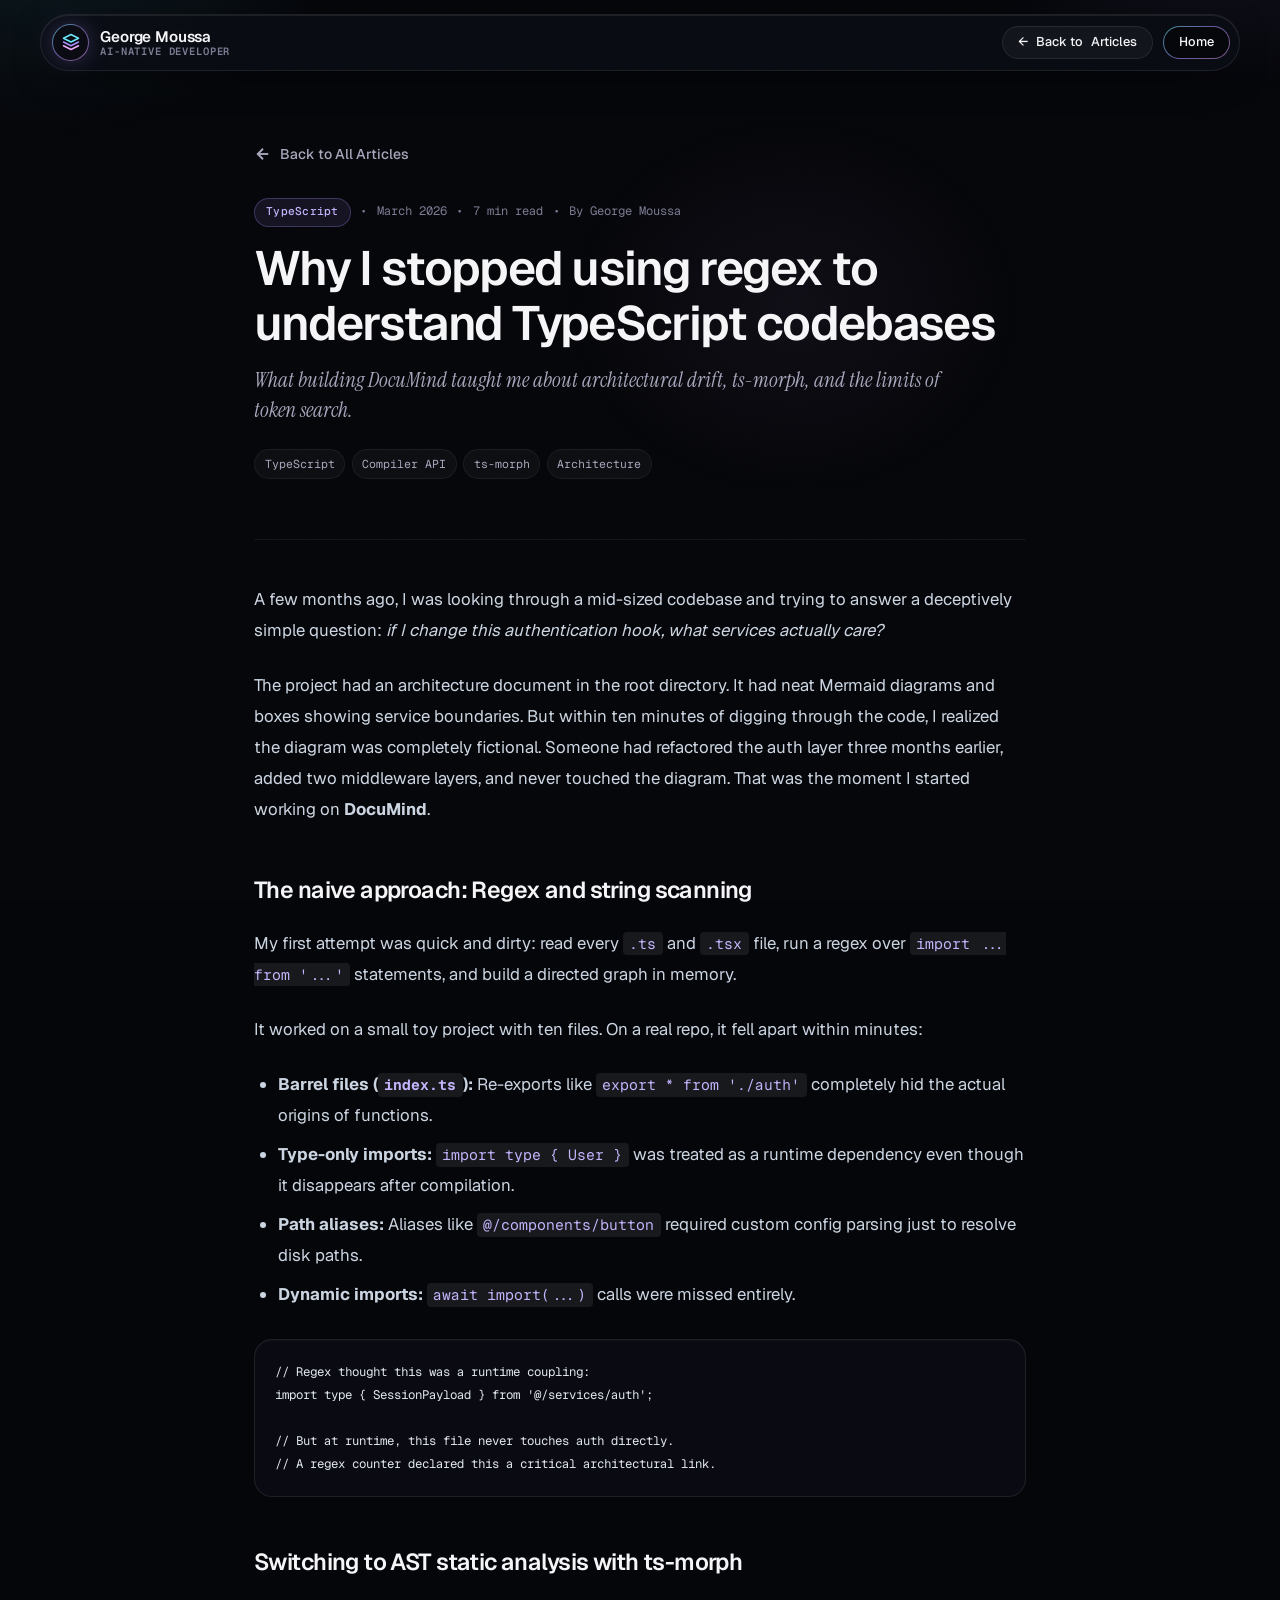
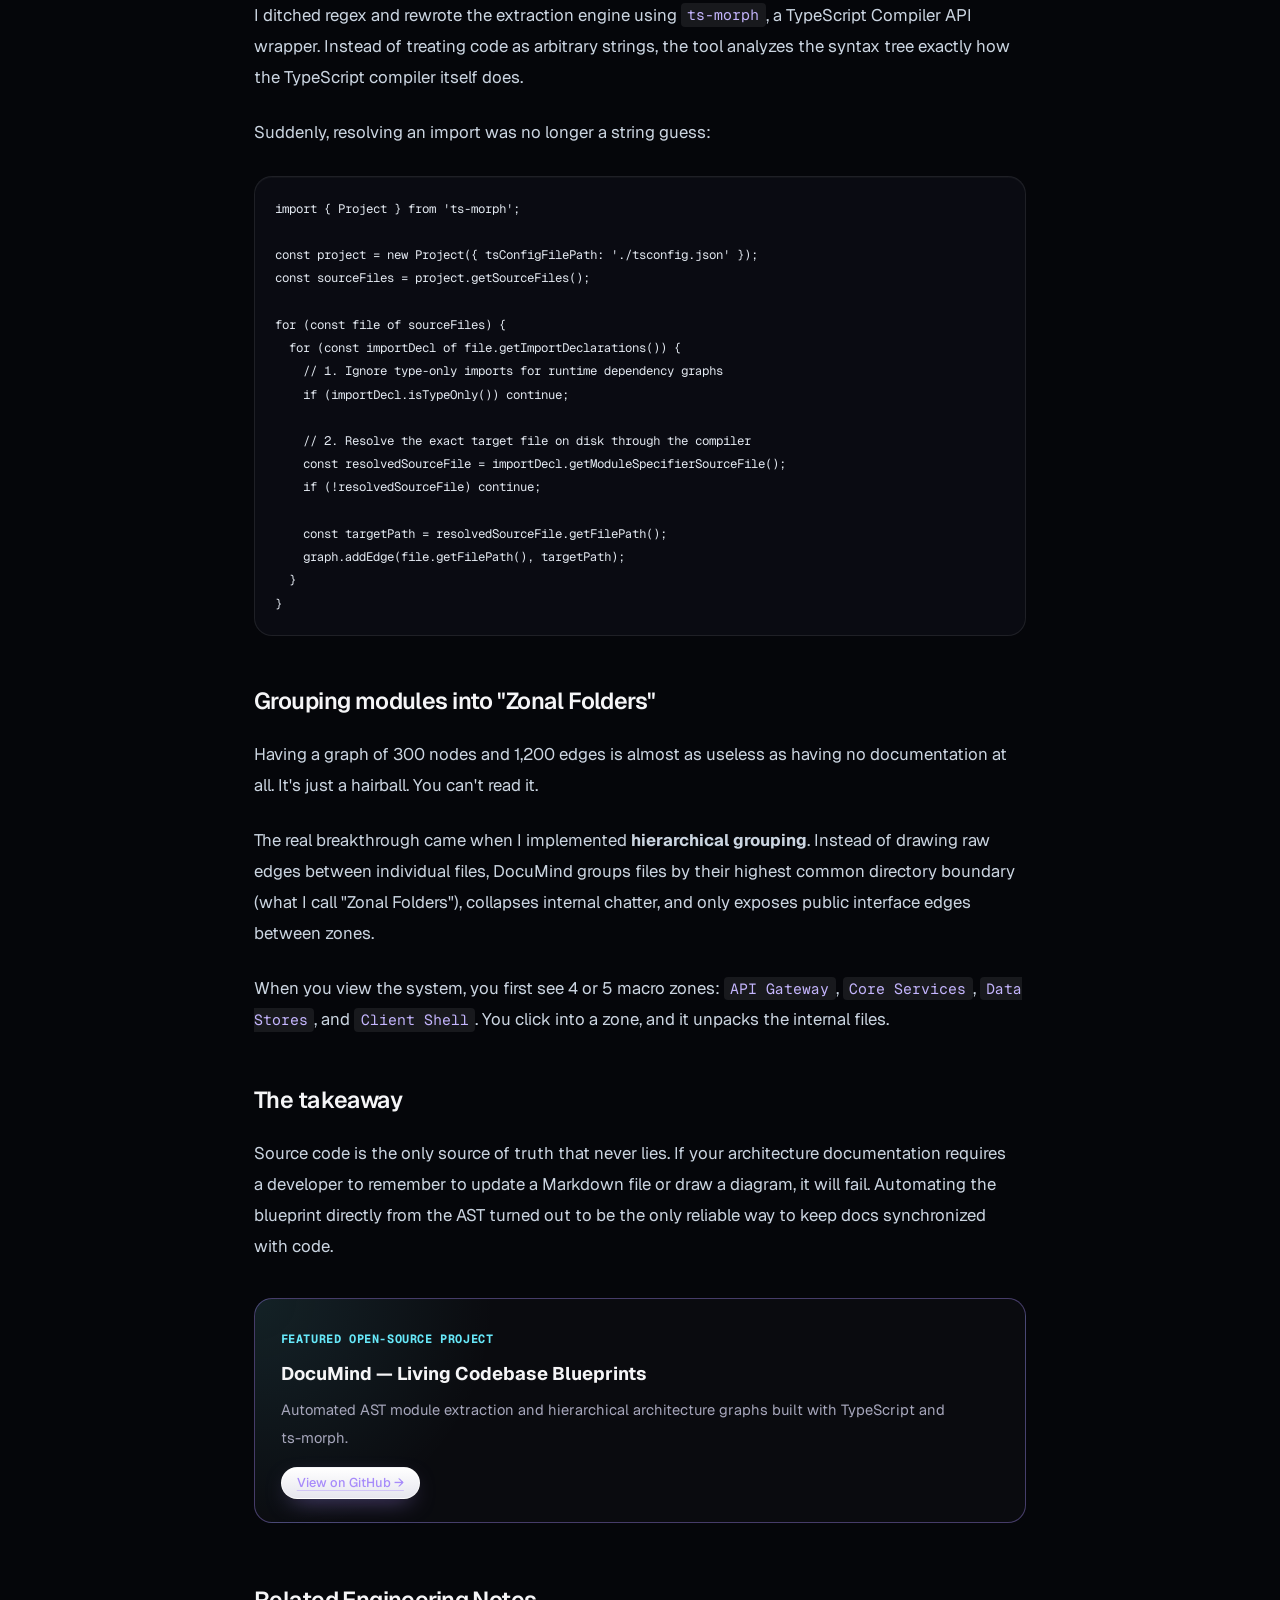
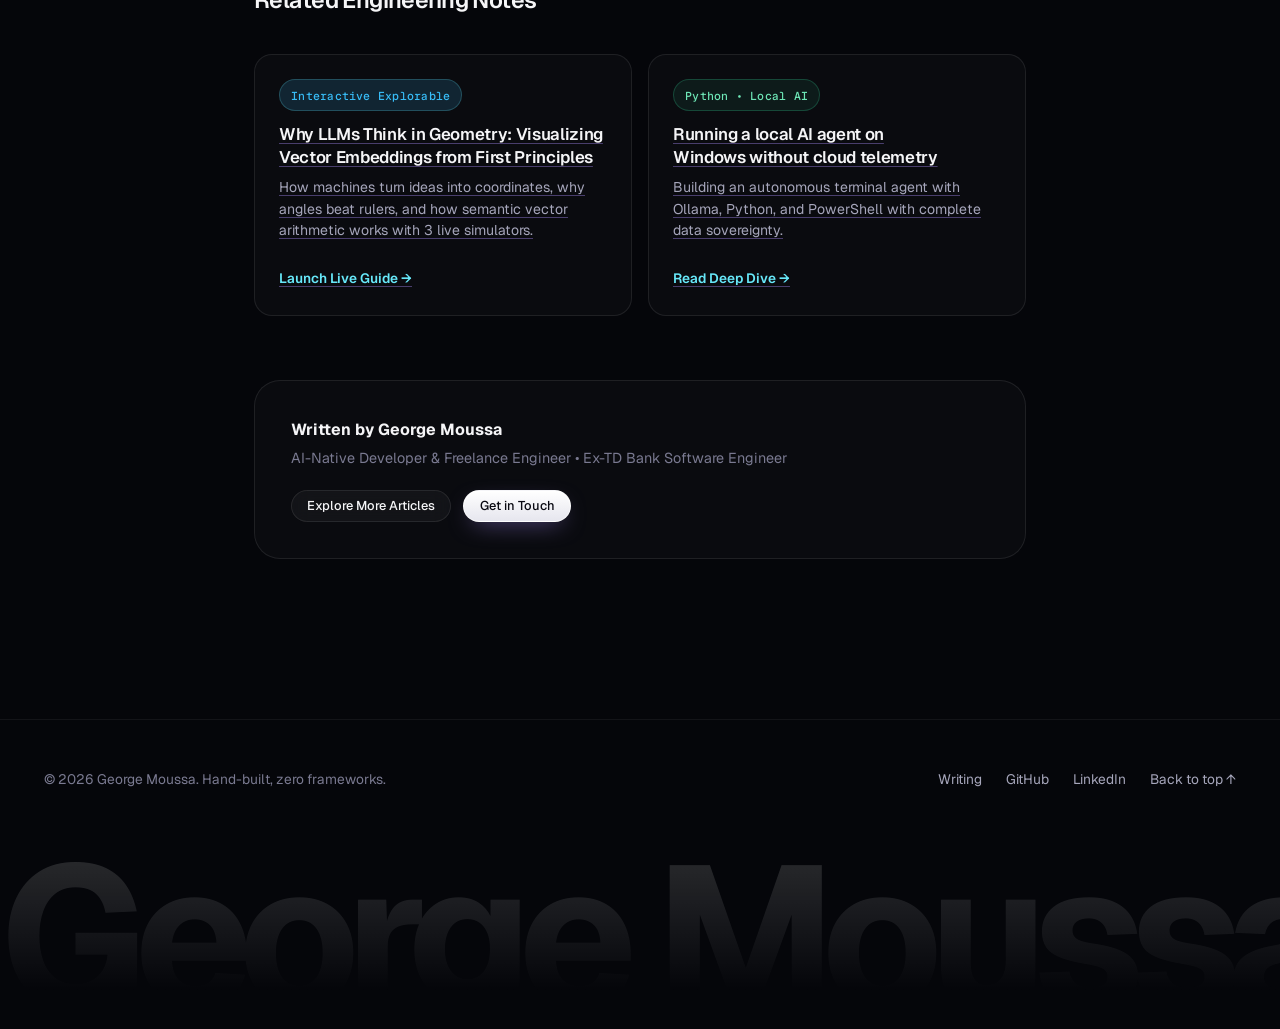
<file: articles/why-ast-parsing-beats-regex.html>
<!DOCTYPE html>
<html lang="en">
<head>
  <meta charset="UTF-8">
  <meta name="viewport" content="width=device-width, initial-scale=1.0">
  <title>Why I stopped using regex to understand TypeScript codebases — George Moussa</title>
  <meta name="description" content="What building DocuMind taught me about architectural drift, ts-morph, and the limits of token search in codebases exceeding 50,000 lines.">
  <meta name="author" content="George Moussa">
  <link rel="canonical" href="https://gogmoussa.github.io/articles/why-ast-parsing-beats-regex.html">

  <!-- OpenGraph / Social Meta Tags -->
  <meta property="og:site_name" content="George Moussa">
  <meta property="og:locale" content="en_CA">
  <meta property="og:title" content="Why I stopped using regex to understand TypeScript codebases — George Moussa">
  <meta property="og:description" content="What building DocuMind taught me about architectural drift, ts-morph compiler APIs, and the limits of regex search.">
  <meta property="og:type" content="article">
  <meta property="og:url" content="https://gogmoussa.github.io/articles/why-ast-parsing-beats-regex.html">
  <meta property="og:image" content="https://gogmoussa.github.io/assets/profile.jpg">
  <meta property="og:image:width" content="675">
  <meta property="og:image:height" content="900">
  <meta property="og:image:alt" content="Why I stopped using regex to understand TypeScript codebases">
  <meta name="twitter:card" content="summary">
  <meta name="twitter:title" content="Why I stopped using regex to understand TypeScript codebases — George Moussa">
  <meta name="twitter:description" content="What building DocuMind taught me about architectural drift, ts-morph compiler APIs, and the limits of regex search.">
  <meta name="twitter:image" content="https://gogmoussa.github.io/assets/profile.jpg">
  <meta name="twitter:image:alt" content="Why I stopped using regex to understand TypeScript codebases">
  <meta name="theme-color" content="#05060a">

  <link rel="icon" type="image/svg+xml" href="../assets/favicon.svg">
  <link rel="preconnect" href="https://fonts.googleapis.com">
  <link rel="preconnect" href="https://fonts.gstatic.com" crossorigin>
  <link href="https://fonts.googleapis.com/css2?family=Geist:wght@300..800&family=Geist+Mono:wght@400..600&family=Instrument+Serif:ital@0;1&display=swap" rel="stylesheet">
  <link rel="stylesheet" href="../styles.css">

  <!-- JSON-LD BlogPosting Schema (GEO / SEO) -->
  <script type="application/ld+json">
  {
    "@context": "https://schema.org",
    "@type": "BlogPosting",
    "headline": "Why I stopped using regex to understand TypeScript codebases",
    "description": "What building DocuMind taught me about architectural drift, ts-morph compiler APIs, and the limits of token search in codebases exceeding 50,000 lines.",
    "inLanguage": "en",
    "image": "https://gogmoussa.github.io/assets/profile.jpg",
    "author": {
      "@type": "Person",
      "@id": "https://gogmoussa.github.io/#person",
      "name": "George Moussa",
      "url": "https://gogmoussa.github.io/"
    },
    "publisher": {
      "@type": "Person",
      "@id": "https://gogmoussa.github.io/#person",
      "name": "George Moussa",
      "url": "https://gogmoussa.github.io/"
    },
    "datePublished": "2026-03-01",
    "dateModified": "2026-03-01",
    "mainEntityOfPage": "https://gogmoussa.github.io/articles/why-ast-parsing-beats-regex.html"
  }
  </script>

  <!-- GoatCounter Analytics -->
  <script data-goatcounter="https://gogmoussa.goatcounter.com/count" async src="//gc.zgo.at/count.js"></script>
</head>
<body>
  <div class="read-progress" id="read-progress" aria-hidden="true"></div>

  <!-- Navigation Bar -->
  <header class="navbar">
    <div class="container nav-container">
      <a href="../index.html" class="nav-brand" aria-label="George Moussa Portfolio Home">
        <span class="brand-badge" aria-hidden="true">
          <svg width="18" height="18" viewBox="0 0 24 24" fill="none">
            <path d="M12 2L2 7L12 12L22 7L12 2Z" stroke="#38bdf8" stroke-width="2" stroke-linecap="round" stroke-linejoin="round"/>
            <path d="M2 17L12 22L22 17" stroke="#818cf8" stroke-width="2" stroke-linecap="round" stroke-linejoin="round"/>
            <path d="M2 12L12 17L22 12" stroke="#38bdf8" stroke-width="2" stroke-linecap="round" stroke-linejoin="round" opacity="0.7"/>
          </svg>
        </span>
        <div class="brand-text">
          <span class="brand-name">George Moussa</span>
          <span class="brand-title">AI-Native Developer</span>
        </div>
      </a>
      <div class="nav-article-actions">
        <a href="../blog.html" class="btn btn-secondary btn-sm nav-back-btn">
          <span>&larr; </span><span class="nav-back-full">Back to </span><span>Articles</span>
        </a>
        <a href="../index.html" class="btn btn-outline btn-sm nav-home-btn">Home</a>
      </div>
    </div>
  </header>

  <main class="article-wrap">
    <a href="../blog.html" class="back-nav">
      <svg width="18" height="18" viewBox="0 0 24 24" fill="none" stroke="currentColor" stroke-width="2.5">
        <line x1="19" y1="12" x2="5" y2="12"></line>
        <polyline points="12 19 5 12 12 5"></polyline>
      </svg>
      <span>Back to All Articles</span>
    </a>

    <header class="article-header">
      <div class="blog-meta-row">
        <span class="badge badge-purple">TypeScript</span>
        <span>•</span>
        <span>March 2026</span>
        <span>•</span>
        <span>7 min read</span>
        <span>•</span>
        <span>By George Moussa</span>
      </div>
      <h1 class="article-title">Why I stopped using regex to understand TypeScript codebases</h1>
      <p class="article-subtitle">What building DocuMind taught me about architectural drift, ts-morph, and the limits of token search.</p>
      <div class="tech-tag-group">
        <span class="tech-tag">TypeScript</span>
        <span class="tech-tag">Compiler API</span>
        <span class="tech-tag">ts-morph</span>
        <span class="tech-tag">Architecture</span>
      </div>
    </header>

    <div class="article-content">
      <p>A few months ago, I was looking through a mid-sized codebase and trying to answer a deceptively simple question: <em>if I change this authentication hook, what services actually care?</em></p>

      <p>The project had an architecture document in the root directory. It had neat Mermaid diagrams and boxes showing service boundaries. But within ten minutes of digging through the code, I realized the diagram was completely fictional. Someone had refactored the auth layer three months earlier, added two middleware layers, and never touched the diagram. That was the moment I started working on <strong>DocuMind</strong>.</p>

      <h3>The naive approach: Regex and string scanning</h3>
      <p>My first attempt was quick and dirty: read every <code>.ts</code> and <code>.tsx</code> file, run a regex over <code>import ... from '...'</code> statements, and build a directed graph in memory.</p>
      
      <p>It worked on a small toy project with ten files. On a real repo, it fell apart within minutes:</p>
      <ul>
        <li><strong>Barrel files (<code>index.ts</code>):</strong> Re-exports like <code>export * from './auth'</code> completely hid the actual origins of functions.</li>
        <li><strong>Type-only imports:</strong> <code>import type { User }</code> was treated as a runtime dependency even though it disappears after compilation.</li>
        <li><strong>Path aliases:</strong> Aliases like <code>@/components/button</code> required custom config parsing just to resolve disk paths.</li>
        <li><strong>Dynamic imports:</strong> <code>await import(...)</code> calls were missed entirely.</li>
      </ul>

      <pre><code>// Regex thought this was a runtime coupling:
import type { SessionPayload } from '@/services/auth';

// But at runtime, this file never touches auth directly.
// A regex counter declared this a critical architectural link.</code></pre>

      <h3>Switching to AST static analysis with ts-morph</h3>
      <p>I ditched regex and rewrote the extraction engine using <code>ts-morph</code>, a TypeScript Compiler API wrapper. Instead of treating code as arbitrary strings, the tool analyzes the syntax tree exactly how the TypeScript compiler itself does.</p>

      <p>Suddenly, resolving an import was no longer a string guess:</p>

      <pre><code>import { Project } from 'ts-morph';

const project = new Project({ tsConfigFilePath: './tsconfig.json' });
const sourceFiles = project.getSourceFiles();

for (const file of sourceFiles) {
  for (const importDecl of file.getImportDeclarations()) {
    // 1. Ignore type-only imports for runtime dependency graphs
    if (importDecl.isTypeOnly()) continue;

    // 2. Resolve the exact target file on disk through the compiler
    const resolvedSourceFile = importDecl.getModuleSpecifierSourceFile();
    if (!resolvedSourceFile) continue;

    const targetPath = resolvedSourceFile.getFilePath();
    graph.addEdge(file.getFilePath(), targetPath);
  }
}</code></pre>

      <h3>Grouping modules into "Zonal Folders"</h3>
      <p>Having a graph of 300 nodes and 1,200 edges is almost as useless as having no documentation at all. It's just a hairball. You can't read it.</p>

      <p>The real breakthrough came when I implemented <strong>hierarchical grouping</strong>. Instead of drawing raw edges between individual files, DocuMind groups files by their highest common directory boundary (what I call "Zonal Folders"), collapses internal chatter, and only exposes public interface edges between zones.</p>

      <p>When you view the system, you first see 4 or 5 macro zones: <code>API Gateway</code>, <code>Core Services</code>, <code>Data Stores</code>, and <code>Client Shell</code>. You click into a zone, and it unpacks the internal files.</p>

      <h3>The takeaway</h3>
      <p>Source code is the only source of truth that never lies. If your architecture documentation requires a developer to remember to update a Markdown file or draw a diagram, it will fail. Automating the blueprint directly from the AST turned out to be the only reliable way to keep docs synchronized with code.</p>

      <!-- Project Callout -->
      <div class="project-callout-box">
        <div>
          <span style="font-size: 0.75rem; text-transform: uppercase; letter-spacing: 0.05em; color: var(--accent-cyan); font-weight: 700; font-family: var(--font-mono);">Featured Open-Source Project</span>
          <h4 style="color: var(--text-primary); font-size: 1.15rem; margin: 0.25rem 0 0.35rem 0;">DocuMind — Living Codebase Blueprints</h4>
          <p style="color: var(--text-secondary); font-size: 0.92rem; margin-bottom: 0;">Automated AST module extraction and hierarchical architecture graphs built with TypeScript and ts-morph.</p>
        </div>
        <a href="https://github.com/gogmoussa/documind" target="_blank" rel="noopener noreferrer" class="btn btn-primary btn-sm" style="white-space: nowrap;">
          <span>View on GitHub &rarr;</span>
        </a>
      </div>

      <!-- Related Notes -->
      <h3 style="margin-top: 3.5rem;">Related Engineering Notes</h3>
      <div class="article-related-grid">
        <a href="vector_embeddings_guide.html" class="article-related-card">
          <div>
            <span class="badge" style="background: rgba(56, 189, 248, 0.15); color: #38bdf8; font-size: 0.72rem; margin-bottom: 0.75rem;">Interactive Explorable</span>
            <h4>Why LLMs Think in Geometry: Visualizing Vector Embeddings from First Principles</h4>
            <p>How machines turn ideas into coordinates, why angles beat rulers, and how semantic vector arithmetic works with 3 live simulators.</p>
          </div>
          <span style="color: var(--accent-cyan); font-size: 0.85rem; font-weight: 600;">Launch Live Guide &rarr;</span>
        </a>
        <a href="running-local-llms-on-windows.html" class="article-related-card">
          <div>
            <span class="badge badge-emerald" style="font-size: 0.72rem; margin-bottom: 0.75rem;">Python &bull; Local AI</span>
            <h4>Running a local AI agent on Windows without cloud telemetry</h4>
            <p>Building an autonomous terminal agent with Ollama, Python, and PowerShell with complete data sovereignty.</p>
          </div>
          <span style="color: var(--accent-cyan); font-size: 0.85rem; font-weight: 600;">Read Deep Dive &rarr;</span>
        </a>
      </div>
    </div>

    <div class="article-footer-box">
      <div>
        <div style="font-weight: 700; color: var(--text-primary); margin-bottom: 0.25rem;">Written by George Moussa</div>
        <div style="color: var(--text-muted); font-size: 0.9rem;">AI-Native Developer &amp; Freelance Engineer &bull; Ex-TD Bank Software Engineer</div>
      </div>
      <div style="display: flex; gap: 0.75rem;">
        <a href="../blog.html" class="btn btn-secondary btn-sm">Explore More Articles</a>
        <a href="../index.html#contact" class="btn btn-primary btn-sm">Get in Touch</a>
      </div>
    </div>
  </main>

  <footer class="footer">
    <div class="container footer-content">
      <div class="footer-left">
        <span>&copy; <span id="current-year">2026</span> George Moussa. Hand-built, zero frameworks.</span>
      </div>
      <div class="footer-right">
        <a href="../blog.html" class="social-link">Writing</a>
        <a href="https://github.com/gogmoussa" target="_blank" rel="noopener noreferrer" class="social-link">GitHub</a>
        <a href="https://www.linkedin.com/in/gogmoussa/" target="_blank" rel="noopener noreferrer" class="social-link">LinkedIn</a>
        <a href="#top" class="social-link">Back to top ↑</a>
      </div>
    </div>
    <div class="footer-wordmark" aria-hidden="true">George Moussa</div>
  </footer>

  <script src="../nav.js"></script>
  <script>
    document.getElementById('current-year').textContent = new Date().getFullYear();
  </script>
</body>
</html>
</file>
<file: styles.css>
/* ==========================================================================
   George Moussa — Portfolio Design System
   Theme: "Aurora Noir" — deep ink canvas, aurora accents, editorial type.
   NOTE: Legacy class names & CSS variable names are intentionally preserved
   so that blog.html, /articles/* and 404.html inherit the new design.
   ========================================================================== */

:root {
  /* Surfaces */
  --bg-primary: #05060a;
  --bg-secondary: #0a0b12;
  --bg-card: rgba(255, 255, 255, 0.025);
  --bg-card-hover: rgba(255, 255, 255, 0.045);
  --bg-surface: #11121b;
  --bg-glass: rgba(12, 13, 21, 0.62);

  /* Borders */
  --border-subtle: rgba(255, 255, 255, 0.06);
  --border-card: rgba(255, 255, 255, 0.085);
  --border-strong: rgba(255, 255, 255, 0.14);
  --border-accent: rgba(167, 139, 250, 0.38);

  /* Ink */
  --text-primary: #f5f5f7;
  --text-secondary: #a6a6bb;
  --text-muted: #7a7a91;
  --text-accent: #67e8f9;

  /* Accents */
  --accent-cyan: #67e8f9;
  --accent-blue: #60a5fa;
  --accent-indigo: #818cf8;
  --accent-purple: #a78bfa;
  --accent-pink: #f0abfc;
  --accent-emerald: #34d399;
  --accent-amber: #fbbf24;
  --accent-rose: #fb7185;

  --gradient-text: linear-gradient(100deg, #67e8f9 0%, #a78bfa 48%, #f0abfc 100%);
  --gradient-btn: linear-gradient(135deg, #67e8f9 0%, #a78bfa 55%, #f0abfc 100%);
  --gradient-border: linear-gradient(135deg, rgba(103, 232, 249, 0.6), rgba(167, 139, 250, 0.6), rgba(240, 171, 252, 0.5));
  --gradient-glow: radial-gradient(600px circle at 50% 0%, rgba(167, 139, 250, 0.16), transparent 60%);

  /* Type */
  --font-sans: 'Geist', 'Inter', -apple-system, BlinkMacSystemFont, 'Segoe UI', Roboto, sans-serif;
  --font-mono: 'Geist Mono', 'JetBrains Mono', ui-monospace, SFMono-Regular, Menlo, monospace;
  --font-serif: 'Instrument Serif', 'Iowan Old Style', Georgia, serif;

  /* Radii */
  --radius-sm: 8px;
  --radius-md: 12px;
  --radius-lg: 18px;
  --radius-xl: 26px;
  --radius-full: 9999px;

  /* Shadows */
  --shadow-card: 0 1px 0 0 rgba(255, 255, 255, 0.04) inset, 0 20px 50px -24px rgba(0, 0, 0, 0.8);
  --shadow-glow: 0 0 0 1px rgba(167, 139, 250, 0.25), 0 20px 60px -20px rgba(167, 139, 250, 0.35);
  --shadow-lg: 0 30px 80px -30px rgba(0, 0, 0, 0.9);

  /* Motion */
  --ease: cubic-bezier(0.16, 1, 0.3, 1);
  --transition-fast: 0.18s ease;
  --transition-normal: 0.35s var(--ease);
  --transition-slow: 0.7s var(--ease);

  --nav-h: 3.6rem;
}

/* ==========================================================================
   Reset & Base
   ========================================================================== */
*, *::before, *::after {
  box-sizing: border-box;
  margin: 0;
  padding: 0;
}

html {
  scroll-behavior: smooth;
  scroll-padding-top: 6rem;
  font-size: 16px;
  color-scheme: dark;
  -webkit-text-size-adjust: 100%;
}

body {
  font-family: var(--font-sans);
  background-color: var(--bg-primary);
  color: var(--text-primary);
  line-height: 1.6;
  overflow-x: hidden;
  min-height: 100vh;
  -webkit-font-smoothing: antialiased;
  -moz-osx-font-smoothing: grayscale;
  font-feature-settings: "ss01", "cv11";
  position: relative;
}

/* Ambient aurora wash (fixed, behind everything) */
body::before {
  content: '';
  position: fixed;
  inset: -20vh -10vw auto -10vw;
  height: 120vh;
  z-index: -2;
  pointer-events: none;
  background:
    radial-gradient(40vw 30vw at 12% 8%, rgba(103, 232, 249, 0.10), transparent 60%),
    radial-gradient(38vw 30vw at 88% 4%, rgba(167, 139, 250, 0.12), transparent 60%),
    radial-gradient(30vw 25vw at 60% 45%, rgba(240, 171, 252, 0.05), transparent 60%);
  filter: saturate(1.1);
}

/* Film grain */
body::after {
  content: '';
  position: fixed;
  inset: 0;
  z-index: 9999;
  pointer-events: none;
  opacity: 0.06;
  mix-blend-mode: overlay;
  background-image: url("data:image/svg+xml,%3Csvg xmlns='http://www.w3.org/2000/svg' width='160' height='160'%3E%3Cfilter id='n'%3E%3CfeTurbulence type='fractalNoise' baseFrequency='0.85' numOctaves='3' stitchTiles='stitch'/%3E%3C/filter%3E%3Crect width='100%25' height='100%25' filter='url(%23n)'/%3E%3C/svg%3E");
}

::selection {
  background: rgba(167, 139, 250, 0.38);
  color: #fff;
}

a {
  color: inherit;
  text-decoration: none;
  transition: color var(--transition-fast);
}

button {
  font-family: inherit;
  cursor: pointer;
  border: none;
  background: none;
  color: inherit;
}

img, svg, canvas { display: block; }
img { max-width: 100%; }

h1, h2, h3, h4 { text-wrap: balance; }
p { text-wrap: pretty; }

:focus-visible {
  outline: 2px solid var(--accent-purple);
  outline-offset: 3px;
  border-radius: var(--radius-sm);
}

.container {
  width: 100%;
  max-width: 1240px;
  margin: 0 auto;
  padding: 0 1.5rem;
}

.serif {
  font-family: var(--font-serif);
  font-style: italic;
  font-weight: 400;
  letter-spacing: -0.01em;
}

.gradient-text,
.serif.grad {
  background: var(--gradient-text);
  -webkit-background-clip: text;
  background-clip: text;
  -webkit-text-fill-color: transparent;
  color: transparent;
}

.sr-only {
  position: absolute;
  width: 1px; height: 1px;
  padding: 0; margin: -1px;
  overflow: hidden; clip: rect(0, 0, 0, 0);
  white-space: nowrap; border: 0;
}

/* ==========================================================================
   Navigation — floating glass pill
   ========================================================================== */
.navbar {
  position: sticky;
  top: 0;
  z-index: 100;
  display: block;
  padding: 0.85rem 0 0;
  background: transparent;
  border: 0;
  backdrop-filter: none;
  -webkit-backdrop-filter: none;
  transition: transform 0.45s var(--ease);
  will-change: transform;
}

.navbar .nav-container {
  display: flex;
  align-items: center;
  justify-content: space-between;
  gap: 1rem;
  height: var(--nav-h);
  width: calc(100% - 2rem);
  max-width: 1200px;
  padding: 0 0.55rem 0 0.7rem;
  border-radius: var(--radius-full);
  background: rgba(10, 12, 20, 0.92);
  border: 1px solid var(--border-card);
  backdrop-filter: blur(24px) saturate(1.8);
  -webkit-backdrop-filter: blur(24px) saturate(1.8);
  box-shadow: 0 10px 40px -15px rgba(0, 0, 0, 0.95), inset 0 1px 0 rgba(255, 255, 255, 0.08);
  transition: background var(--transition-normal), border-color var(--transition-normal), box-shadow var(--transition-normal);
}

.navbar.scrolled .nav-container {
  background: rgba(7, 8, 14, 0.97);
  border-color: var(--border-strong);
  box-shadow: 0 14px 44px -10px rgba(0, 0, 0, 0.98);
}

.nav-brand {
  display: flex;
  align-items: center;
  gap: 0.7rem;
  font-weight: 600;
  letter-spacing: -0.01em;
  flex-shrink: 0;
}

.brand-badge {
  display: inline-flex;
  align-items: center;
  justify-content: center;
  width: 2.3rem;
  height: 2.3rem;
  border-radius: 50%;
  background:
    linear-gradient(var(--bg-secondary), var(--bg-secondary)) padding-box,
    var(--gradient-border) border-box;
  border: 1px solid transparent;
  box-shadow: 0 0 24px -6px rgba(167, 139, 250, 0.55);
  transition: transform var(--transition-normal), box-shadow var(--transition-normal);
  flex-shrink: 0;
}

.brand-badge svg path:nth-child(1) { stroke: var(--accent-cyan); }
.brand-badge svg path:nth-child(2) { stroke: var(--accent-pink); }
.brand-badge svg path:nth-child(3) { stroke: var(--accent-purple); opacity: 1; }

.nav-brand:hover .brand-badge {
  transform: rotate(-8deg) scale(1.05);
  box-shadow: 0 0 30px -4px rgba(167, 139, 250, 0.8);
}

.brand-text {
  display: flex;
  flex-direction: column;
  line-height: 1.15;
}

.brand-name {
  font-size: 0.95rem;
  font-weight: 600;
  color: var(--text-primary);
}

.brand-title {
  font-size: 0.66rem;
  font-family: var(--font-mono);
  color: var(--text-muted);
  text-transform: uppercase;
  letter-spacing: 0.08em;
}

.nav-links {
  display: flex;
  align-items: center;
  gap: 0.15rem;
  list-style: none;
}

.nav-link {
  position: relative;
  display: inline-flex;
  align-items: center;
  font-size: 0.875rem;
  font-weight: 500;
  color: var(--text-secondary);
  padding: 0.45rem 0.9rem;
  border-radius: var(--radius-full);
  transition: color var(--transition-fast), background var(--transition-fast);
}

.nav-link:hover {
  color: var(--text-primary);
  background: rgba(255, 255, 255, 0.05);
}

.nav-link.active {
  color: var(--text-primary);
  background: rgba(255, 255, 255, 0.08);
  box-shadow: inset 0 0 0 1px rgba(255, 255, 255, 0.06);
}

.nav-link.active::after {
  content: '';
  position: absolute;
  left: 50%;
  bottom: 3px;
  width: 4px;
  height: 4px;
  border-radius: 50%;
  background: var(--accent-cyan);
  box-shadow: 0 0 8px var(--accent-cyan);
  transform: translateX(-50%);
}

.nav-actions,
.nav-article-actions {
  display: flex;
  align-items: center;
  gap: 0.6rem;
  flex-shrink: 0;
}

.nav-pill-btn {
  display: inline-flex !important;
  align-items: center !important;
  justify-content: center !important;
  gap: 0.45rem !important;
  padding: 0.48rem 0.95rem !important;
  font-size: 0.82rem !important;
  font-weight: 500 !important;
  white-space: nowrap !important;
  line-height: 1 !important;
  border-radius: var(--radius-full) !important;
  text-decoration: none !important;
  background: rgba(255, 255, 255, 0.05);
  border: 1px solid var(--border-card);
  color: var(--text-primary) !important;
  transition: all var(--transition-fast);
}

.nav-pill-btn svg {
  flex-shrink: 0;
  display: inline-block;
  vertical-align: middle;
}

.nav-pill-btn:hover {
  background: rgba(255, 255, 255, 0.1);
  border-color: var(--border-accent);
  color: #ffffff !important;
  transform: translateY(-1px);
}

.nav-pill-btn-primary {
  background: linear-gradient(180deg, #ffffff 0%, #e6e6ee 100%) !important;
  color: #0a0a12 !important;
  border: 1px solid rgba(255, 255, 255, 0.7) !important;
  font-weight: 600 !important;
}

.nav-pill-btn-primary:hover {
  color: #0a0a12 !important;
  box-shadow: 0 4px 16px rgba(167, 139, 250, 0.55);
  transform: translateY(-1px);
}

.brand-monogram {
  display: inline-flex;
  align-items: center;
  justify-content: center;
  width: 2.2rem;
  height: 2.2rem;
  border-radius: 50%;
  background: linear-gradient(135deg, rgba(56, 189, 248, 0.2), rgba(129, 140, 248, 0.2));
  border: 1px solid var(--border-accent);
  color: var(--accent-cyan);
  font-weight: 700;
  font-size: 0.82rem;
  font-family: var(--font-mono);
  flex-shrink: 0;
}

.mobile-toggle {
  display: none;
  position: relative;
  width: 2.4rem;
  height: 2.4rem;
  border-radius: 50%;
  background: rgba(255, 255, 255, 0.05);
  border: 1px solid var(--border-card);
  z-index: 101;
}

.mobile-toggle span {
  position: absolute;
  left: 50%;
  width: 1rem;
  height: 1.5px;
  background: var(--text-primary);
  border-radius: 2px;
  transform: translateX(-50%);
  transition: transform var(--transition-normal), opacity var(--transition-fast), top var(--transition-normal);
}
.mobile-toggle span:nth-child(1) { top: calc(50% - 5px); }
.mobile-toggle span:nth-child(2) { top: 50%; }
.mobile-toggle span:nth-child(3) { top: calc(50% + 5px); }

.mobile-toggle.open span:nth-child(1) { top: 50%; transform: translateX(-50%) rotate(45deg); }
.mobile-toggle.open span:nth-child(2) { opacity: 0; }
.mobile-toggle.open span:nth-child(3) { top: 50%; transform: translateX(-50%) rotate(-45deg); }

/* ==========================================================================
   Buttons, Badges, Tags
   ========================================================================== */
.btn {
  position: relative;
  display: inline-flex;
  align-items: center;
  justify-content: center;
  gap: 0.5rem;
  font-size: 0.9rem;
  font-weight: 500;
  line-height: 1;
  padding: 0.8rem 1.35rem;
  border-radius: var(--radius-full);
  transition: transform var(--transition-normal), box-shadow var(--transition-normal), background var(--transition-normal), border-color var(--transition-normal), color var(--transition-fast);
  text-decoration: none;
  white-space: nowrap;
  isolation: isolate;
}

.btn svg { flex-shrink: 0; transition: transform var(--transition-normal); }
.btn:hover svg.arrow { transform: translateX(3px); }

.btn-primary {
  background: linear-gradient(180deg, #ffffff 0%, #e6e6ee 100%);
  color: #0a0a12;
  border: 1px solid rgba(255, 255, 255, 0.6);
  box-shadow: 0 1px 0 rgba(255, 255, 255, 0.8) inset, 0 8px 24px -10px rgba(167, 139, 250, 0.7);
}

.btn-primary::before {
  content: '';
  position: absolute;
  inset: -2px;
  z-index: -1;
  border-radius: inherit;
  background: var(--gradient-btn);
  filter: blur(14px);
  opacity: 0;
  transition: opacity var(--transition-normal);
}

.btn-primary:hover {
  transform: translateY(-2px);
  color: #0a0a12;
  box-shadow: 0 1px 0 rgba(255, 255, 255, 0.8) inset, 0 14px 34px -12px rgba(167, 139, 250, 0.9);
}

.btn-primary:hover::before { opacity: 0.55; }

.btn-secondary {
  background: rgba(255, 255, 255, 0.04);
  color: var(--text-primary);
  border: 1px solid var(--border-card);
  backdrop-filter: blur(10px);
  -webkit-backdrop-filter: blur(10px);
}

.btn-secondary:hover {
  background: rgba(255, 255, 255, 0.08);
  border-color: var(--border-strong);
  transform: translateY(-2px);
}

.btn-outline {
  background:
    linear-gradient(var(--bg-primary), var(--bg-primary)) padding-box,
    var(--gradient-border) border-box;
  color: var(--text-primary);
  border: 1px solid transparent;
}

.btn-outline:hover {
  transform: translateY(-2px);
  box-shadow: 0 10px 30px -12px rgba(167, 139, 250, 0.6);
}

.btn-sm {
  padding: 0.55rem 0.95rem;
  font-size: 0.8rem;
}

.btn:active { transform: translateY(0) scale(0.97); }

.btn-icon {
  width: 2.4rem;
  height: 2.4rem;
  padding: 0;
  border-radius: 50%;
  background: rgba(255, 255, 255, 0.04);
  border: 1px solid var(--border-card);
  color: var(--text-secondary);
  display: inline-flex;
  align-items: center;
  justify-content: center;
  flex-shrink: 0;
  transition: all var(--transition-normal);
}

.btn-icon:hover {
  color: var(--text-primary);
  background: rgba(255, 255, 255, 0.1);
  border-color: var(--border-strong);
  transform: translateY(-2px);
}

.badge {
  display: inline-flex;
  align-items: center;
  gap: 0.4rem;
  padding: 0.28rem 0.7rem;
  font-size: 0.7rem;
  font-family: var(--font-mono);
  font-weight: 500;
  letter-spacing: 0.02em;
  border-radius: var(--radius-full);
  background: rgba(103, 232, 249, 0.08);
  color: var(--accent-cyan);
  border: 1px solid rgba(103, 232, 249, 0.22);
  white-space: nowrap;
}

.badge-emerald { background: rgba(52, 211, 153, 0.08); color: #6ee7b7; border-color: rgba(52, 211, 153, 0.24); }
.badge-cyan    { background: rgba(56, 189, 248, 0.08); color: #7dd3fc; border-color: rgba(56, 189, 248, 0.24); }
.badge-purple  { background: rgba(167, 139, 250, 0.1); color: #c4b5fd; border-color: rgba(167, 139, 250, 0.28); }
.badge-amber   { background: rgba(251, 191, 36, 0.08); color: #fcd34d; border-color: rgba(251, 191, 36, 0.24); }
.badge-pink    { background: rgba(240, 171, 252, 0.08); color: #f5d0fe; border-color: rgba(240, 171, 252, 0.26); }
.badge-ghost   { background: rgba(255, 255, 255, 0.04); color: var(--text-secondary); border-color: var(--border-card); }

.tech-tag-group {
  display: flex;
  flex-wrap: wrap;
  gap: 0.4rem;
  margin-bottom: 1.75rem;
}

.tech-tag {
  font-family: var(--font-mono);
  font-size: 0.72rem;
  padding: 0.28rem 0.6rem;
  border-radius: var(--radius-full);
  background: rgba(255, 255, 255, 0.035);
  border: 1px solid var(--border-subtle);
  color: var(--text-secondary);
  transition: all var(--transition-fast);
  white-space: nowrap;
}

.tech-tag:hover {
  color: var(--text-primary);
  border-color: var(--border-strong);
  background: rgba(255, 255, 255, 0.07);
}

.status-dot {
  position: relative;
  width: 8px;
  height: 8px;
  border-radius: 50%;
  background: var(--accent-emerald);
  box-shadow: 0 0 10px var(--accent-emerald);
  flex-shrink: 0;
}

.status-dot::after {
  content: '';
  position: absolute;
  inset: 0;
  border-radius: 50%;
  background: var(--accent-emerald);
  animation: ping 2s var(--ease) infinite;
}

@keyframes ping {
  0% { transform: scale(1); opacity: 0.7; }
  80%, 100% { transform: scale(2.8); opacity: 0; }
}

.social-link {
  display: inline-flex;
  align-items: center;
  gap: 0.4rem;
  color: var(--text-secondary);
  transition: color var(--transition-fast);
}

.social-link:hover { color: var(--text-primary); }

/* ==========================================================================
   Section scaffolding
   ========================================================================== */
.section {
  position: relative;
  padding: 7rem 0;
}

.section-header {
  margin-bottom: 3.5rem;
  text-align: left;
}

.section-header.split {
  display: flex;
  align-items: flex-end;
  justify-content: space-between;
  gap: 2rem;
  flex-wrap: wrap;
}

.section-tag {
  display: inline-flex;
  align-items: center;
  gap: 0.75rem;
  font-family: var(--font-mono);
  font-size: 0.74rem;
  font-weight: 500;
  color: var(--text-secondary);
  text-transform: uppercase;
  letter-spacing: 0.14em;
  margin-bottom: 1.25rem;
}

.section-tag::before {
  content: '';
  width: 28px;
  height: 1px;
  background: var(--gradient-text);
}

.section-tag .tag-num {
  color: var(--accent-cyan);
}

.section-title {
  font-size: clamp(2.2rem, 5vw, 3.9rem);
  font-weight: 600;
  line-height: 1.02;
  letter-spacing: -0.04em;
  color: var(--text-primary);
  margin-bottom: 1.1rem;
}

.section-title .serif {
  font-size: 1.08em;
  letter-spacing: -0.02em;
}

.section-desc {
  font-size: 1.08rem;
  color: var(--text-secondary);
  max-width: 620px;
  line-height: 1.65;
}

/* Spotlight cards (cursor-follow glow; --mx/--my set from JS) */
.spotlight {
  position: relative;
  isolation: isolate;
}

.spotlight::before {
  content: '';
  position: absolute;
  inset: 0;
  border-radius: inherit;
  pointer-events: none;
  z-index: -1;
  opacity: 0;
  transition: opacity 0.4s ease;
  background: radial-gradient(420px circle at var(--mx, 50%) var(--my, 50%), rgba(167, 139, 250, 0.12), transparent 45%);
}

.spotlight::after {
  content: '';
  position: absolute;
  inset: -1px;
  border-radius: inherit;
  pointer-events: none;
  padding: 1px;
  opacity: 0;
  transition: opacity 0.4s ease;
  background: radial-gradient(300px circle at var(--mx, 50%) var(--my, 50%), rgba(103, 232, 249, 0.7), rgba(167, 139, 250, 0.4) 40%, transparent 70%);
  -webkit-mask: linear-gradient(#000 0 0) content-box, linear-gradient(#000 0 0);
  -webkit-mask-composite: xor;
  mask-composite: exclude;
}

.spotlight:hover::before,
.spotlight:hover::after { opacity: 1; }

/* Generic card */
.card {
  background: var(--bg-card);
  border: 1px solid var(--border-card);
  border-radius: var(--radius-xl);
  box-shadow: var(--shadow-card);
}

/* Reveal on scroll */
.js .reveal {
  opacity: 0;
  transform: translateY(28px);
  filter: blur(6px);
  transition: opacity 0.9s var(--ease), transform 0.9s var(--ease), filter 0.9s var(--ease);
  transition-delay: var(--d, 0s);
}

.js .reveal.in {
  opacity: 1;
  transform: none;
  filter: none;
}

/* ==========================================================================
   HERO
   ========================================================================== */
.hero {
  position: relative;
  padding: 5.5rem 0 3rem;
  min-height: calc(100vh - 4.5rem);
  display: flex;
  flex-direction: column;
  justify-content: center;
  overflow: hidden;
}

#hero-canvas {
  position: absolute;
  inset: 0;
  width: 100%;
  height: 100%;
  z-index: -1;
  -webkit-mask-image: radial-gradient(ellipse 80% 70% at 60% 45%, #000 30%, transparent 85%);
  mask-image: radial-gradient(ellipse 80% 70% at 60% 45%, #000 30%, transparent 85%);
}

.hero-grid-lines {
  position: absolute;
  inset: 0;
  z-index: -2;
  background-image:
    linear-gradient(to right, rgba(255, 255, 255, 0.035) 1px, transparent 1px),
    linear-gradient(to bottom, rgba(255, 255, 255, 0.035) 1px, transparent 1px);
  background-size: 72px 72px;
  -webkit-mask-image: radial-gradient(ellipse 70% 60% at 50% 30%, #000 20%, transparent 75%);
  mask-image: radial-gradient(ellipse 70% 60% at 50% 30%, #000 20%, transparent 75%);
}

.hero-inner {
  display: grid;
  grid-template-columns: 1.35fr 0.9fr;
  gap: 4rem;
  align-items: center;
}

.hero-status {
  display: inline-flex;
  align-items: center;
  gap: 0.65rem;
  padding: 0.4rem 0.5rem 0.4rem 0.85rem;
  margin-bottom: 2rem;
  border-radius: var(--radius-full);
  font-size: 0.82rem;
  color: var(--text-secondary);
  background: rgba(255, 255, 255, 0.035);
  border: 1px solid var(--border-card);
  backdrop-filter: blur(8px);
  transition: border-color var(--transition-normal), background var(--transition-normal);
}

.hero-status:hover {
  border-color: var(--border-strong);
  background: rgba(255, 255, 255, 0.06);
}

.hero-status strong { color: var(--text-primary); font-weight: 500; }

.hero-status .pill-arrow {
  display: inline-flex;
  align-items: center;
  justify-content: center;
  width: 1.5rem;
  height: 1.5rem;
  border-radius: 50%;
  background: rgba(255, 255, 255, 0.08);
  transition: transform var(--transition-normal);
}

.hero-status:hover .pill-arrow { transform: translateX(2px); }

.hero-title {
  font-size: clamp(2.9rem, 7.2vw, 6.1rem);
  font-weight: 600;
  line-height: 0.98;
  letter-spacing: -0.055em;
  margin-bottom: 1.75rem;
}

.hero-title .serif {
  font-size: 1.1em;
  letter-spacing: -0.03em;
  padding-right: 0.06em;
}

.hero-title .line {
  display: block;
  overflow: hidden;
  padding-bottom: 0.06em;
}

.hero-title .line > span {
  display: inline-block;
  animation: rise 1.1s var(--ease) both;
  animation-delay: calc(var(--i, 0) * 0.09s + 0.1s);
}

@keyframes rise {
  from { transform: translateY(105%); opacity: 0; }
  to { transform: translateY(0); opacity: 1; }
}

.hero-subtitle {
  font-size: clamp(1.02rem, 1.35vw, 1.18rem);
  color: var(--text-secondary);
  line-height: 1.7;
  max-width: 560px;
  margin-bottom: 2.4rem;
}

.hero-subtitle strong { color: var(--text-primary); font-weight: 500; }

.hero-highlight {
  color: var(--text-primary);
  font-weight: 500;
}

.hero-cta-group {
  display: flex;
  align-items: center;
  gap: 0.75rem;
  flex-wrap: wrap;
}

.hero-cta-group .btn { padding: 0.95rem 1.5rem; font-size: 0.95rem; }

.hero-fade {
  animation: fade-up 1s var(--ease) both;
  animation-delay: var(--d, 0.4s);
}

@keyframes fade-up {
  from { opacity: 0; transform: translateY(16px); }
  to   { opacity: 1; transform: none; }
}

/* Portrait */
.hero-visual {
  position: relative;
  justify-self: center;
  width: min(100%, 400px);
}

.portrait {
  position: relative;
  aspect-ratio: 4 / 5;
  border-radius: 32px;
  padding: 1.5px;
  isolation: isolate;
  transform-style: preserve-3d;
  transition: transform 0.6s var(--ease);
}

.portrait::before {
  content: '';
  position: absolute;
  inset: 0;
  border-radius: inherit;
  z-index: -1;
  background: conic-gradient(from var(--angle, 0deg), #67e8f9, #a78bfa, #f0abfc, #67e8f9);
  animation: spin 6s linear infinite;
}

.portrait::after {
  content: '';
  position: absolute;
  inset: 8%;
  border-radius: inherit;
  z-index: -2;
  background: conic-gradient(from var(--angle, 0deg), #67e8f9, #a78bfa, #f0abfc, #67e8f9);
  filter: blur(50px);
  opacity: 0.45;
  animation: spin 6s linear infinite;
}

@property --angle {
  syntax: '<angle>';
  initial-value: 0deg;
  inherits: false;
}

@keyframes spin { to { --angle: 360deg; } }

.portrait-inner {
  position: relative;
  width: 100%;
  height: 100%;
  border-radius: 31px;
  overflow: hidden;
  background: var(--bg-secondary);
}

.portrait-inner img {
  width: 100%;
  height: 100%;
  object-fit: cover;
  object-position: center 25%;
  transform: scale(1.02);
}

.portrait-inner::after {
  content: '';
  position: absolute;
  inset: 0;
  background: linear-gradient(180deg, transparent 50%, rgba(5, 6, 10, 0.85) 100%);
}

.portrait-caption {
  position: absolute;
  left: 1.1rem;
  right: 1.1rem;
  bottom: 1.1rem;
  z-index: 2;
  display: flex;
  align-items: flex-end;
  justify-content: space-between;
  gap: 0.75rem;
}

.portrait-name {
  font-weight: 600;
  font-size: 1.05rem;
  letter-spacing: -0.01em;
}

.portrait-meta {
  font-family: var(--font-mono);
  font-size: 0.7rem;
  color: var(--text-secondary);
  letter-spacing: 0.02em;
}

.portrait-clock {
  font-family: var(--font-mono);
  font-size: 0.7rem;
  color: var(--text-primary);
  padding: 0.35rem 0.6rem;
  border-radius: var(--radius-full);
  background: rgba(255, 255, 255, 0.08);
  border: 1px solid rgba(255, 255, 255, 0.12);
  backdrop-filter: blur(10px);
  white-space: nowrap;
  display: inline-flex;
  align-items: center;
  gap: 0.4rem;
}

.float-chip {
  position: absolute;
  z-index: 3;
  display: inline-flex;
  align-items: center;
  gap: 0.5rem;
  padding: 0.55rem 0.85rem;
  border-radius: 14px;
  font-family: var(--font-mono);
  font-size: 0.72rem;
  color: var(--text-primary);
  background: rgba(14, 15, 24, 0.72);
  border: 1px solid var(--border-strong);
  backdrop-filter: blur(14px);
  -webkit-backdrop-filter: blur(14px);
  box-shadow: 0 18px 40px -16px rgba(0, 0, 0, 0.9);
  white-space: nowrap;
  animation: bob 6s ease-in-out infinite;
}

.float-chip .chip-icon {
  display: inline-flex;
  width: 1.5rem;
  height: 1.5rem;
  align-items: center;
  justify-content: center;
  border-radius: 8px;
  background: rgba(255, 255, 255, 0.07);
}

.float-chip.c1 { top: 9%; left: -18%; animation-delay: -1s; }
.float-chip.c2 { top: 44%; right: -16%; animation-delay: -3s; }
.float-chip.c3 { bottom: 18%; left: -14%; animation-delay: -4.5s; }

@keyframes bob {
  0%, 100% { transform: translateY(0); }
  50% { transform: translateY(-10px); }
}

/* Stats strip */
.hero-stats {
  margin-top: 4.5rem;
  display: grid;
  grid-template-columns: repeat(4, 1fr);
  border-top: 1px solid var(--border-subtle);
}

.stat {
  padding: 1.6rem 1.5rem 0 0;
}

.stat + .stat {
  padding-left: 1.5rem;
  border-left: 1px solid var(--border-subtle);
}

.stat-num {
  font-size: clamp(1.9rem, 3.2vw, 2.6rem);
  font-weight: 600;
  letter-spacing: -0.04em;
  line-height: 1;
  margin-bottom: 0.45rem;
  font-variant-numeric: tabular-nums;
}

.stat-num sup {
  font-size: 0.5em;
  vertical-align: top;
  margin-left: 2px;
  color: var(--accent-cyan);
}

.stat-label {
  font-size: 0.8rem;
  color: var(--text-muted);
  font-family: var(--font-mono);
  letter-spacing: 0.02em;
}

/* ==========================================================================
   Marquee
   ========================================================================== */
.marquee {
  position: relative;
  padding: 1.6rem 0;
  border-top: 1px solid var(--border-subtle);
  border-bottom: 1px solid var(--border-subtle);
  background: rgba(255, 255, 255, 0.012);
  overflow: hidden;
  -webkit-mask-image: linear-gradient(90deg, transparent, #000 12%, #000 88%, transparent);
  mask-image: linear-gradient(90deg, transparent, #000 12%, #000 88%, transparent);
}

.marquee-track {
  display: flex;
  width: max-content;
  gap: 3rem;
  animation: marquee 45s linear infinite;
}

.marquee:hover .marquee-track { animation-play-state: paused; }

.marquee-item {
  display: inline-flex;
  align-items: center;
  gap: 3rem;
  font-size: clamp(1.3rem, 2.4vw, 1.9rem);
  font-weight: 500;
  letter-spacing: -0.03em;
  color: var(--text-muted);
  white-space: nowrap;
  transition: color var(--transition-fast);
}

.marquee-item:hover { color: var(--text-primary); }

.marquee-item.serif { font-size: clamp(1.5rem, 2.8vw, 2.2rem); }

.marquee-item::after {
  content: '✦';
  font-size: 0.6em;
  color: var(--accent-purple);
  opacity: 0.7;
}

@keyframes marquee {
  to { transform: translateX(-50%); }
}

/* ==========================================================================
   About — Bento grid
   ========================================================================== */
.bento {
  display: grid;
  grid-template-columns: repeat(12, 1fr);
  gap: 1rem;
}

.bento-card {
  background: var(--bg-card);
  border: 1px solid var(--border-card);
  border-radius: var(--radius-xl);
  padding: 2rem;
  box-shadow: var(--shadow-card);
  overflow: hidden;
  transition: transform var(--transition-normal), border-color var(--transition-normal), background var(--transition-normal);
}

.bento-card:hover {
  background: var(--bg-card-hover);
  border-color: var(--border-strong);
}

.bento-intro {
  grid-column: span 12;
  padding: clamp(2.5rem, 4.5vw, 3.75rem);
  display: flex;
  flex-direction: column;
  justify-content: space-between;
}

.bento-snapshot {
  grid-column: span 5;
  padding: 2.25rem 2rem;
  display: flex;
  flex-direction: column;
}

.bento-now { grid-column: span 12; padding: 2.25rem 2rem; }

.now-head {
  display: flex;
  align-items: baseline;
  justify-content: space-between;
  gap: 1rem;
  flex-wrap: wrap;
  margin-bottom: 1.4rem;
}

.now-head .card-label { margin-bottom: 0; }

.now-stamp {
  font-family: var(--font-mono);
  font-size: 0.72rem;
  color: var(--text-muted);
}

.now-list {
  list-style: none;
  margin: 0;
  padding: 0;
  display: grid;
  grid-template-columns: repeat(4, minmax(0, 1fr));
  gap: 1.5rem;
}

.now-list li {
  display: flex;
  flex-direction: column;
  gap: 0.5rem;
  font-size: 0.92rem;
  line-height: 1.55;
  color: var(--text-secondary);
}

.now-list strong {
  display: block;
  color: var(--text-primary);
  font-weight: 500;
  margin-bottom: 0.25rem;
}

.now-kicker {
  font-family: var(--font-mono);
  font-size: 0.68rem;
  letter-spacing: 0.1em;
  text-transform: uppercase;
  color: var(--text-muted);
}

@media (max-width: 860px) {
  .now-list { grid-template-columns: repeat(2, minmax(0, 1fr)); }
}

@media (max-width: 480px) {
  .now-list { grid-template-columns: 1fr; }
}
.bento-principle { grid-column: span 3; display: flex; flex-direction: column; }

.about-intro {
  font-size: clamp(1.15rem, 1.8vw, 1.55rem);
  line-height: 1.65;
  letter-spacing: -0.015em;
  color: var(--text-secondary);
  font-weight: 400;
  max-width: 980px;
}

.about-intro strong {
  color: var(--text-primary);
  font-weight: 500;
}

.about-intro .serif { color: var(--text-primary); font-size: 1.1em; }

.about-sig {
  margin-top: 2rem;
  display: flex;
  align-items: center;
  gap: 0.9rem;
  flex-wrap: wrap;
}

.about-sig img {
  width: 44px;
  height: 44px;
  border-radius: 50%;
  object-fit: cover;
  object-position: center 20%;
  border: 1px solid var(--border-strong);
}

.about-sig .sig-name { font-weight: 500; font-size: 0.95rem; }
.about-sig .sig-role { font-size: 0.8rem; color: var(--text-muted); font-family: var(--font-mono); }

.card-label {
  display: flex;
  align-items: center;
  gap: 0.55rem;
  font-family: var(--font-mono);
  font-size: 0.7rem;
  letter-spacing: 0.12em;
  text-transform: uppercase;
  color: var(--text-muted);
  margin-bottom: 1.4rem;
}

.snapshot-list {
  display: flex;
  flex-direction: column;
  gap: 1.15rem;
  height: 100%;
  justify-content: space-between;
}

.snapshot-item {
  display: flex;
  flex-direction: column;
  gap: 0.35rem;
  padding-bottom: 0.95rem;
  border-bottom: 1px solid var(--border-subtle);
}

.snapshot-item:last-child {
  padding-bottom: 0;
  border-bottom: 0;
}

.snapshot-head {
  display: flex;
  align-items: center;
  gap: 0.55rem;
}

.snapshot-icon {
  width: 1.6rem;
  height: 1.6rem;
  border-radius: 8px;
  display: inline-flex;
  align-items: center;
  justify-content: center;
  background: rgba(255, 255, 255, 0.04);
  border: 1px solid var(--border-subtle);
  flex-shrink: 0;
}

.snapshot-prop {
  font-family: var(--font-mono);
  font-size: 0.68rem;
  letter-spacing: 0.08em;
  text-transform: uppercase;
  color: var(--text-muted);
}

.snapshot-val {
  font-size: 0.88rem;
  color: var(--text-secondary);
  line-height: 1.45;
  padding-left: 2.15rem;
}

.snapshot-val strong {
  color: var(--text-primary);
  font-weight: 500;
}

.snapshot-tags {
  display: flex;
  flex-wrap: wrap;
  gap: 0.35rem;
  padding-left: 2.15rem;
}

.snapshot-tag {
  font-family: var(--font-mono);
  font-size: 0.72rem;
  padding: 0.18rem 0.55rem;
  border-radius: var(--radius-sm);
  background: rgba(255, 255, 255, 0.04);
  border: 1px solid var(--border-subtle);
  color: var(--text-primary);
  transition: border-color var(--transition-fast), background var(--transition-fast);
}

.snapshot-tag:hover {
  background: rgba(255, 255, 255, 0.08);
  border-color: var(--border-strong);
}

/* ==========================================================================
   Experience & Proven Impact
   ========================================================================== */
.experience-list {
  display: flex;
  flex-direction: column;
  gap: 2rem;
}

.experience-card {
  background: var(--bg-card);
  border: 1px solid var(--border-card);
  border-radius: var(--radius-xl);
  padding: 2.75rem;
  box-shadow: var(--shadow-card);
  transition: border-color var(--transition-normal), background var(--transition-normal);
}

.experience-card:hover {
  background: var(--bg-card-hover);
  border-color: var(--border-strong);
}

.exp-header {
  display: flex;
  justify-content: space-between;
  align-items: flex-start;
  gap: 1.5rem;
  margin-bottom: 1.75rem;
  flex-wrap: wrap;
}

.exp-role-title {
  font-size: clamp(1.4rem, 2.5vw, 1.85rem);
  font-weight: 600;
  letter-spacing: -0.03em;
  color: var(--text-primary);
  margin-bottom: 0.35rem;
}

.exp-company-row {
  display: flex;
  align-items: center;
  gap: 0.65rem;
  font-size: 0.95rem;
  color: var(--text-secondary);
  flex-wrap: wrap;
}

.exp-company {
  font-weight: 600;
  color: var(--text-primary);
}

.exp-period {
  font-family: var(--font-mono);
  font-size: 0.8rem;
  color: var(--text-muted);
}

.exp-badges {
  display: flex;
  align-items: center;
  gap: 0.5rem;
  flex-wrap: wrap;
}

.exp-metrics-grid {
  display: grid;
  grid-template-columns: repeat(auto-fit, minmax(180px, 1fr));
  gap: 0.85rem;
  margin-bottom: 1.85rem;
  padding: 1.25rem 1.5rem;
  background: rgba(255, 255, 255, 0.02);
  border: 1px solid var(--border-subtle);
  border-radius: var(--radius-lg);
}

.exp-metric-item {
  display: flex;
  flex-direction: column;
  gap: 0.25rem;
}

.exp-metric-num {
  font-family: var(--font-sans);
  font-size: 1.3rem;
  font-weight: 700;
  letter-spacing: -0.02em;
  color: var(--accent-cyan);
}

.exp-metric-label {
  font-family: var(--font-mono);
  font-size: 0.72rem;
  color: var(--text-muted);
  line-height: 1.35;
}

.exp-bullet-list {
  list-style: none;
  display: flex;
  flex-direction: column;
  gap: 0.95rem;
  margin-bottom: 2rem;
}

.exp-bullet-item {
  display: grid;
  grid-template-columns: auto 1fr;
  gap: 0.75rem;
  align-items: start;
  font-size: 0.95rem;
  color: var(--text-secondary);
  line-height: 1.6;
}

.exp-bullet-item svg {
  margin-top: 0.3rem;
  color: var(--accent-cyan);
  flex-shrink: 0;
}

.exp-bullet-item strong {
  color: var(--text-primary);
  font-weight: 500;
}

/* Dual Moat / Education Grid */
.experience-dual-grid {
  display: grid;
  grid-template-columns: repeat(2, 1fr);
  gap: 1.5rem;
  margin-top: 2rem;
}

.edu-card {
  background: var(--bg-card);
  border: 1px solid var(--border-card);
  border-radius: var(--radius-xl);
  padding: 2.25rem;
  box-shadow: var(--shadow-card);
  display: flex;
  flex-direction: column;
  transition: border-color var(--transition-normal), background var(--transition-normal);
}

.edu-card:hover {
  background: var(--bg-card-hover);
  border-color: var(--border-strong);
}

.edu-institution {
  font-size: 1.35rem;
  font-weight: 600;
  color: var(--text-primary);
  letter-spacing: -0.02em;
  margin-bottom: 0.35rem;
}

.edu-degree {
  font-family: var(--font-serif);
  font-style: italic;
  font-size: 1.15rem;
  color: var(--accent-cyan);
  margin-bottom: 0.75rem;
}

.edu-desc {
  font-size: 0.88rem;
  color: var(--text-secondary);
  line-height: 1.6;
  margin-bottom: 1.25rem;
}

.community-strip {
  margin-top: 2rem;
  padding: 1.5rem 2rem;
  background: rgba(255, 255, 255, 0.02);
  border: 1px solid var(--border-subtle);
  border-radius: var(--radius-lg);
  display: flex;
  align-items: center;
  justify-content: space-between;
  flex-wrap: wrap;
  gap: 1rem;
}

.community-title {
  font-family: var(--font-mono);
  font-size: 0.75rem;
  color: var(--accent-emerald);
  text-transform: uppercase;
  letter-spacing: 0.1em;
  display: flex;
  align-items: center;
  gap: 0.5rem;
}

.community-items {
  display: flex;
  align-items: center;
  gap: 1.25rem;
  flex-wrap: wrap;
  font-size: 0.86rem;
  color: var(--text-secondary);
}

.community-item {
  display: inline-flex;
  align-items: center;
  gap: 0.45rem;
}

.community-item strong {
  color: var(--text-primary);
}

/* ==========================================================================
   Flagship projects
   ========================================================================== */
.flagship-grid {
  display: grid;
  grid-template-columns: 1fr;
  gap: 1.5rem;
}

.flagship-card {
  display: grid;
  grid-template-columns: 1.1fr 0.9fr;
  background: var(--bg-card);
  border: 1px solid var(--border-card);
  border-radius: 32px;
  overflow: hidden;
  box-shadow: var(--shadow-card);
  transition: border-color var(--transition-normal), transform var(--transition-normal);
}

.flagship-card:hover { border-color: var(--border-strong); }

.flagship-card:nth-child(even) { grid-template-columns: 0.9fr 1.1fr; }
.flagship-card:nth-child(even) .flagship-visual { order: -1; border-left: 0; border-right: 1px solid var(--border-subtle); }

.flagship-content {
  padding: 3rem;
  display: flex;
  flex-direction: column;
  justify-content: space-between;
}

.flagship-meta {
  display: flex;
  align-items: center;
  gap: 0.6rem;
  margin-bottom: 1.6rem;
  flex-wrap: wrap;
}

.flagship-index {
  font-family: var(--font-mono);
  font-size: 0.75rem;
  color: var(--text-muted);
  margin-right: 0.25rem;
}

.flagship-title {
  font-size: clamp(2.2rem, 4vw, 3.3rem);
  font-weight: 600;
  letter-spacing: -0.045em;
  line-height: 1;
  margin-bottom: 0.9rem;
  color: var(--text-primary);
}

.flagship-tagline {
  font-family: var(--font-serif);
  font-style: italic;
  font-size: 1.35rem;
  line-height: 1.3;
  color: var(--text-primary);
  opacity: 0.85;
  margin-bottom: 1.2rem;
}

.flagship-desc {
  color: var(--text-secondary);
  font-size: 0.98rem;
  line-height: 1.7;
  margin-bottom: 1.6rem;
  max-width: 560px;
}

.flagship-highlights {
  list-style: none;
  margin-bottom: 1.75rem;
  display: flex;
  flex-direction: column;
  gap: 0.65rem;
}

.flagship-highlights li {
  display: flex;
  align-items: flex-start;
  gap: 0.7rem;
  font-size: 0.9rem;
  color: var(--text-secondary);
  line-height: 1.55;
}

.flagship-highlights li svg {
  color: var(--accent-cyan);
  flex-shrink: 0;
  margin-top: 4px;
}

.card-actions {
  display: flex;
  align-items: center;
  gap: 0.6rem;
  flex-wrap: wrap;
}

/* Visual panel: animated pipeline */
.flagship-visual {
  position: relative;
  border-left: 1px solid var(--border-subtle);
  padding: 3rem 2.5rem;
  display: flex;
  flex-direction: column;
  justify-content: center;
  overflow: hidden;
  background:
    radial-gradient(500px circle at 70% 20%, rgba(var(--fc, 167, 139, 250), 0.16), transparent 60%),
    linear-gradient(180deg, rgba(255, 255, 255, 0.015), transparent);
}

.flagship-visual::before {
  content: '';
  position: absolute;
  inset: 0;
  background-image: radial-gradient(rgba(255, 255, 255, 0.07) 1px, transparent 1px);
  background-size: 22px 22px;
  -webkit-mask-image: radial-gradient(ellipse at center, #000 30%, transparent 80%);
  mask-image: radial-gradient(ellipse at center, #000 30%, transparent 80%);
  pointer-events: none;
}

.flagship-bignum {
  position: absolute;
  right: -0.5rem;
  bottom: -2.5rem;
  font-size: 13rem;
  font-weight: 700;
  letter-spacing: -0.08em;
  line-height: 1;
  color: transparent;
  -webkit-text-stroke: 1px rgba(255, 255, 255, 0.06);
  pointer-events: none;
  user-select: none;
}

.pipeline {
  position: relative;
  display: flex;
  flex-direction: column;
  gap: 0.85rem;
  z-index: 1;
}

.pipeline-head {
  display: flex;
  justify-content: space-between;
  font-family: var(--font-mono);
  font-size: 0.68rem;
  letter-spacing: 0.12em;
  text-transform: uppercase;
  color: var(--text-muted);
  margin-bottom: 0.4rem;
}

.pipeline::before {
  content: '';
  position: absolute;
  left: 1.3rem;
  top: 2.4rem;
  bottom: 1.6rem;
  width: 1px;
  background: linear-gradient(180deg, rgba(103, 232, 249, 0.5), rgba(167, 139, 250, 0.4), rgba(240, 171, 252, 0.2));
}

.pipeline::after {
  content: '';
  position: absolute;
  left: calc(1.3rem - 2px);
  top: 2.4rem;
  width: 5px;
  height: 40px;
  border-radius: 4px;
  background: linear-gradient(180deg, transparent, #fff, transparent);
  box-shadow: 0 0 12px #a78bfa;
  animation: flow 3.2s var(--ease) infinite;
}

@keyframes flow {
  0% { transform: translateY(0); opacity: 0; }
  10% { opacity: 1; }
  90% { opacity: 1; }
  100% { transform: translateY(var(--flow-h, 220px)); opacity: 0; }
}

.pipeline-step {
  position: relative;
  display: flex;
  align-items: center;
  gap: 0.9rem;
  padding: 0.85rem 1rem 0.85rem 0.6rem;
  border-radius: 16px;
  background: rgba(12, 13, 21, 0.7);
  border: 1px solid var(--border-card);
  backdrop-filter: blur(8px);
  font-size: 0.88rem;
  color: var(--text-primary);
  transition: transform var(--transition-normal), border-color var(--transition-normal);
}

.pipeline-step:hover {
  transform: translateX(6px);
  border-color: var(--border-accent);
}

.pipeline-num {
  width: 1.45rem;
  height: 1.45rem;
  margin-left: 0.15rem;
  border-radius: 50%;
  display: inline-flex;
  align-items: center;
  justify-content: center;
  font-family: var(--font-mono);
  font-size: 0.62rem;
  font-weight: 600;
  color: #0a0a12;
  background: var(--gradient-btn);
  flex-shrink: 0;
  box-shadow: 0 0 0 4px var(--bg-primary);
}

.pipeline-sub {
  display: block;
  font-family: var(--font-mono);
  font-size: 0.68rem;
  color: var(--text-muted);
  margin-top: 2px;
}

/* ==========================================================================
   Project filters & grid
   ========================================================================== */
.filter-container {
  display: flex;
  align-items: center;
  justify-content: space-between;
  gap: 1rem;
  margin-bottom: 2rem;
  flex-wrap: wrap;
}

.filter-pills {
  display: flex;
  align-items: center;
  gap: 0.25rem;
  background: rgba(255, 255, 255, 0.025);
  padding: 0.3rem;
  border-radius: var(--radius-full);
  border: 1px solid var(--border-card);
  overflow-x: auto;
  max-width: 100%;
  scrollbar-width: none;
}

.filter-pills::-webkit-scrollbar { display: none; }

.filter-btn {
  display: inline-flex;
  align-items: center;
  gap: 0.45rem;
  padding: 0.55rem 1rem;
  font-size: 0.84rem;
  font-weight: 500;
  color: var(--text-secondary);
  border-radius: var(--radius-full);
  transition: color var(--transition-fast), background var(--transition-fast), box-shadow var(--transition-fast);
  white-space: nowrap;
}

.filter-btn:hover { color: var(--text-primary); }

.filter-btn .count {
  font-family: var(--font-mono);
  font-size: 0.66rem;
  color: var(--text-muted);
  padding: 0.05rem 0.4rem;
  border-radius: var(--radius-full);
  background: rgba(255, 255, 255, 0.06);
}

.filter-btn.active {
  background: var(--text-primary);
  color: #0a0a12;
  box-shadow: 0 6px 20px -8px rgba(255, 255, 255, 0.5);
}

.filter-btn.active .count { background: rgba(0, 0, 0, 0.1); color: #3f3f50; }

.search-input-wrap {
  position: relative;
  min-width: 280px;
}

.search-input-wrap svg {
  position: absolute;
  left: 1rem;
  top: 50%;
  transform: translateY(-50%);
  color: var(--text-muted);
  pointer-events: none;
}

.search-input {
  width: 100%;
  background: rgba(255, 255, 255, 0.025);
  border: 1px solid var(--border-card);
  border-radius: var(--radius-full);
  padding: 0.75rem 1rem 0.75rem 2.6rem;
  color: var(--text-primary);
  font-family: inherit;
  font-size: 0.88rem;
  outline: none;
  transition: border-color var(--transition-fast), box-shadow var(--transition-fast), background var(--transition-fast);
}

.search-input::placeholder { color: var(--text-muted); }

.search-input:focus {
  border-color: var(--border-accent);
  background: rgba(255, 255, 255, 0.04);
  box-shadow: 0 0 0 4px rgba(167, 139, 250, 0.12);
}

.projects-grid {
  display: grid;
  grid-template-columns: repeat(auto-fill, minmax(340px, 1fr));
  gap: 1rem;
}

.project-card {
  background: var(--bg-card);
  border: 1px solid var(--border-card);
  border-radius: var(--radius-xl);
  padding: 1.75rem;
  display: flex;
  flex-direction: column;
  justify-content: space-between;
  box-shadow: var(--shadow-card);
  transition: transform var(--transition-normal), border-color var(--transition-normal), background var(--transition-normal);
  animation: card-in 0.6s var(--ease) both;
  animation-delay: calc(var(--i, 0) * 0.05s);
  cursor: pointer;
}

@keyframes card-in {
  from { opacity: 0; transform: translateY(14px) scale(0.98); }
  to { opacity: 1; transform: none; }
}

.project-card:hover {
  transform: translateY(-4px);
  background: var(--bg-card-hover);
}

.card-top { margin-bottom: 1.25rem; }

.card-header-row {
  display: flex;
  align-items: center;
  justify-content: space-between;
  gap: 0.75rem;
  margin-bottom: 1.4rem;
}

.card-header-row .btn-icon { width: 2.1rem; height: 2.1rem; }

.project-card-title {
  font-size: 1.35rem;
  font-weight: 600;
  letter-spacing: -0.03em;
  color: var(--text-primary);
  line-height: 1.2;
  margin-bottom: 0.4rem;
}

.project-card-tagline {
  font-size: 0.85rem;
  color: var(--text-muted);
  margin-bottom: 1rem;
  line-height: 1.45;
}

.project-card-desc {
  font-size: 0.9rem;
  color: var(--text-secondary);
  line-height: 1.62;
  margin-bottom: 1.25rem;
}

.project-card .tech-tag-group { margin-bottom: 0; }

.card-footer-row {
  display: flex;
  align-items: center;
  justify-content: space-between;
  gap: 1rem;
  padding-top: 1.1rem;
  border-top: 1px solid var(--border-subtle);
  margin-top: auto;
}

.card-metrics {
  font-size: 0.72rem;
  font-family: var(--font-mono);
  color: var(--text-muted);
  white-space: nowrap;
  overflow: hidden;
  text-overflow: ellipsis;
}

.details-btn {
  font-size: 0.8rem;
  font-weight: 500;
  color: var(--text-primary);
  display: inline-flex;
  align-items: center;
  gap: 0.35rem;
  padding: 0;
  white-space: nowrap;
  transition: gap var(--transition-fast), color var(--transition-fast);
}

.details-btn:hover { gap: 0.6rem; color: var(--accent-cyan); }

.empty-state {
  grid-column: 1 / -1;
  text-align: center;
  padding: 4rem 1rem;
  color: var(--text-muted);
  border: 1px dashed var(--border-card);
  border-radius: var(--radius-xl);
}

.empty-state p { font-size: 1.1rem; margin-bottom: 1rem; }

/* ==========================================================================
   Stack
   ========================================================================== */
.skills-grid {
  display: grid;
  grid-template-columns: repeat(2, 1fr);
  gap: 1rem;
}

.skill-category-card {
  background: var(--bg-card);
  border: 1px solid var(--border-card);
  border-radius: var(--radius-xl);
  padding: 2rem;
  box-shadow: var(--shadow-card);
  transition: border-color var(--transition-normal), background var(--transition-normal);
}

.skill-category-card:hover { background: var(--bg-card-hover); }

.skill-cat-header {
  display: flex;
  align-items: center;
  gap: 1rem;
  margin-bottom: 1.5rem;
}

.skill-cat-icon {
  width: 2.75rem;
  height: 2.75rem;
  border-radius: 14px;
  background: rgba(255, 255, 255, 0.04);
  border: 1px solid var(--border-card);
  color: var(--pc, var(--accent-cyan));
  display: flex;
  align-items: center;
  justify-content: center;
  box-shadow: 0 0 30px -10px var(--pc, var(--accent-cyan));
}

.skill-cat-title {
  font-size: 1.15rem;
  font-weight: 600;
  letter-spacing: -0.02em;
  color: var(--text-primary);
}

.skill-cat-count {
  margin-left: auto;
  font-family: var(--font-mono);
  font-size: 0.72rem;
  color: var(--text-muted);
}

.skill-pills {
  display: flex;
  flex-wrap: wrap;
  gap: 0.45rem;
}

.skill-pill {
  font-size: 0.84rem;
  padding: 0.45rem 0.85rem;
  background: rgba(255, 255, 255, 0.03);
  border: 1px solid var(--border-subtle);
  border-radius: var(--radius-full);
  color: var(--text-secondary);
  transition: all var(--transition-fast);
}

.skill-pill:hover {
  color: var(--text-primary);
  border-color: var(--border-strong);
  background: rgba(255, 255, 255, 0.07);
  transform: translateY(-1px);
}

/* ==========================================================================
   Writing (homepage)
   ========================================================================== */
.writing-grid {
  display: grid;
  grid-template-columns: 1.1fr 1fr;
  gap: 1rem;
}

.post-feature {
  display: flex;
  flex-direction: column;
  background: var(--bg-card);
  border: 1px solid var(--border-card);
  border-radius: 32px;
  overflow: hidden;
  box-shadow: var(--shadow-card);
  transition: transform var(--transition-normal), border-color var(--transition-normal);
}

.post-feature:hover { transform: translateY(-4px); border-color: var(--border-strong); }

.post-feature-visual {
  position: relative;
  height: 260px;
  border-bottom: 1px solid var(--border-subtle);
  background:
    radial-gradient(400px circle at 30% 30%, rgba(103, 232, 249, 0.18), transparent 60%),
    radial-gradient(400px circle at 75% 70%, rgba(240, 171, 252, 0.14), transparent 60%),
    var(--bg-secondary);
  overflow: hidden;
}

.post-feature-visual svg { width: 100%; height: 100%; }

.post-feature-body {
  padding: 2rem 2.25rem 2.25rem;
  display: flex;
  flex-direction: column;
  flex: 1;
}

.post-feature-title {
  font-size: clamp(1.5rem, 2.4vw, 1.95rem);
  font-weight: 600;
  letter-spacing: -0.035em;
  line-height: 1.15;
  margin-bottom: 0.9rem;
}

.post-feature-desc {
  color: var(--text-secondary);
  font-size: 0.95rem;
  line-height: 1.65;
  margin-bottom: 1.5rem;
}

.post-list {
  display: flex;
  flex-direction: column;
  gap: 1rem;
}

.post-row {
  display: grid;
  grid-template-columns: 1fr auto;
  gap: 1.25rem;
  align-items: center;
  padding: 1.6rem 1.75rem;
  background: var(--bg-card);
  border: 1px solid var(--border-card);
  border-radius: var(--radius-xl);
  box-shadow: var(--shadow-card);
  transition: transform var(--transition-normal), border-color var(--transition-normal), background var(--transition-normal);
  flex: 1;
}

.post-row:hover {
  transform: translateX(4px);
  background: var(--bg-card-hover);
  border-color: var(--border-strong);
}

.post-row-title {
  font-size: 1.08rem;
  font-weight: 600;
  letter-spacing: -0.02em;
  line-height: 1.3;
  margin-bottom: 0.35rem;
}

.post-row-desc {
  font-size: 0.86rem;
  color: var(--text-secondary);
  line-height: 1.55;
  display: -webkit-box;
  -webkit-line-clamp: 2;
  -webkit-box-orient: vertical;
  overflow: hidden;
}

.post-arrow {
  width: 2.6rem;
  height: 2.6rem;
  border-radius: 50%;
  display: inline-flex;
  align-items: center;
  justify-content: center;
  border: 1px solid var(--border-card);
  color: var(--text-secondary);
  transition: all var(--transition-normal);
}

.post-row:hover .post-arrow,
.post-feature:hover .post-arrow {
  background: var(--text-primary);
  color: #0a0a12;
  border-color: var(--text-primary);
  transform: rotate(-45deg);
}

.blog-meta-row {
  display: flex;
  align-items: center;
  gap: 0.6rem;
  margin-bottom: 0.9rem;
  font-size: 0.76rem;
  font-family: var(--font-mono);
  color: var(--text-muted);
  flex-wrap: wrap;
}

.read-btn {
  display: inline-flex;
  align-items: center;
  gap: 0.4rem;
  font-size: 0.86rem;
  font-weight: 500;
  color: var(--text-primary);
}

/* Legacy homepage blog cards (kept for compatibility) */
.featured-blog-grid {
  display: grid;
  grid-template-columns: repeat(2, 1fr);
  gap: 1rem;
}

.featured-blog-card {
  display: flex;
  flex-direction: column;
  background: var(--bg-card);
  border: 1px solid var(--border-card);
  border-radius: var(--radius-xl);
  padding: 1.75rem;
  transition: all var(--transition-normal);
}

.featured-blog-card:hover { transform: translateY(-3px); border-color: var(--border-strong); }
.featured-blog-title { font-size: 1.15rem; font-weight: 600; margin-bottom: 0.75rem; }
.featured-blog-desc { font-size: 0.88rem; color: var(--text-secondary); margin-bottom: 1.5rem; flex-grow: 1; }
.featured-blog-footer { display: flex; justify-content: space-between; align-items: center; flex-wrap: wrap; gap: 0.75rem; padding-top: 1.25rem; border-top: 1px solid var(--border-subtle); }

/* ==========================================================================
   Contact
   ========================================================================== */
.contact-card {
  position: relative;
  text-align: center;
  padding: 6rem 2rem;
  border-radius: 40px;
  border: 1px solid var(--border-card);
  background:
    radial-gradient(800px circle at 50% 120%, rgba(167, 139, 250, 0.28), transparent 60%),
    radial-gradient(500px circle at 15% 0%, rgba(103, 232, 249, 0.12), transparent 60%),
    radial-gradient(500px circle at 85% 0%, rgba(240, 171, 252, 0.10), transparent 60%),
    var(--bg-secondary);
  overflow: hidden;
  isolation: isolate;
}

.contact-card::before {
  content: '';
  position: absolute;
  inset: 0;
  z-index: -1;
  background-image:
    linear-gradient(to right, rgba(255, 255, 255, 0.04) 1px, transparent 1px),
    linear-gradient(to bottom, rgba(255, 255, 255, 0.04) 1px, transparent 1px);
  background-size: 56px 56px;
  -webkit-mask-image: radial-gradient(ellipse 60% 70% at 50% 100%, #000, transparent 80%);
  mask-image: radial-gradient(ellipse 60% 70% at 50% 100%, #000, transparent 80%);
}

.contact-card .section-tag { justify-content: center; }

.contact-title {
  font-size: clamp(2.6rem, 7vw, 5.5rem);
  font-weight: 600;
  letter-spacing: -0.055em;
  line-height: 0.98;
  margin-bottom: 1.5rem;
}

.contact-title .serif { font-size: 1.08em; }

.contact-subtitle {
  font-size: 1.1rem;
  color: var(--text-secondary);
  max-width: 560px;
  margin: 0 auto 2.75rem;
  line-height: 1.65;
}

.contact-button-row {
  display: flex;
  align-items: center;
  justify-content: center;
  gap: 0.75rem;
  flex-wrap: wrap;
  margin-bottom: 2.75rem;
}

.contact-button-row .btn { padding: 0.95rem 1.5rem; font-size: 0.95rem; }

.contact-links-row {
  display: flex;
  align-items: center;
  justify-content: center;
  gap: 0.75rem;
  flex-wrap: wrap;
}

.contact-link-pill {
  display: inline-flex;
  align-items: center;
  gap: 0.55rem;
  font-size: 0.8rem;
  font-family: var(--font-mono);
  color: var(--text-secondary);
  padding: 0.5rem 0.95rem;
  background: rgba(255, 255, 255, 0.04);
  border: 1px solid var(--border-subtle);
  border-radius: var(--radius-full);
}

/* ==========================================================================
   Modal
   ========================================================================== */
.modal-backdrop {
  position: fixed;
  inset: 0;
  background: rgba(3, 3, 6, 0.7);
  backdrop-filter: blur(14px);
  -webkit-backdrop-filter: blur(14px);
  z-index: 1000;
  display: flex;
  align-items: center;
  justify-content: center;
  padding: 1.5rem;
  opacity: 0;
  visibility: hidden;
  transition: opacity 0.35s var(--ease), visibility 0.35s;
}

.modal-backdrop.open {
  opacity: 1;
  visibility: visible;
}

.modal-content {
  position: relative;
  max-width: 780px;
  width: 100%;
  max-height: 88vh;
  overflow-y: auto;
  padding: 2.75rem;
  border-radius: 28px;
  background:
    radial-gradient(600px circle at 0% 0%, rgba(167, 139, 250, 0.12), transparent 50%),
    var(--bg-secondary);
  border: 1px solid var(--border-strong);
  box-shadow: var(--shadow-lg), 0 0 0 1px rgba(255, 255, 255, 0.03);
  transform: translateY(24px) scale(0.97);
  transition: transform 0.5s var(--ease);
  scrollbar-width: thin;
}

.modal-backdrop.open .modal-content { transform: none; }

.modal-close-btn {
  position: absolute;
  top: 1.25rem;
  right: 1.25rem;
  width: 2.4rem;
  height: 2.4rem;
  border-radius: 50%;
  background: rgba(255, 255, 255, 0.05);
  border: 1px solid var(--border-card);
  color: var(--text-secondary);
  display: flex;
  align-items: center;
  justify-content: center;
  transition: all var(--transition-normal);
}

.modal-close-btn:hover { color: #fff; background: rgba(255, 255, 255, 0.12); transform: rotate(90deg); }

.modal-badge-row { display: flex; align-items: center; gap: 0.6rem; margin-bottom: 1rem; }

.modal-title {
  font-size: clamp(1.9rem, 4vw, 2.6rem);
  font-weight: 600;
  letter-spacing: -0.04em;
  line-height: 1.05;
  margin-bottom: 0.6rem;
  padding-right: 3rem;
}

.modal-tagline {
  font-family: var(--font-serif);
  font-style: italic;
  font-size: 1.25rem;
  color: var(--text-secondary);
  margin-bottom: 2rem;
  line-height: 1.35;
}

.modal-body-section {
  margin-bottom: 1.9rem;
}

.modal-section-title {
  font-size: 0.7rem;
  font-family: var(--font-mono);
  font-weight: 500;
  color: var(--text-muted);
  text-transform: uppercase;
  letter-spacing: 0.14em;
  margin-bottom: 0.85rem;
}

.modal-desc {
  font-size: 0.98rem;
  color: var(--text-secondary);
  line-height: 1.75;
}

.modal-highlights {
  list-style: none;
  display: flex;
  flex-direction: column;
  gap: 0.65rem;
}

.modal-highlights li {
  display: flex;
  gap: 0.7rem;
  align-items: flex-start;
  font-size: 0.93rem;
  color: var(--text-secondary);
  line-height: 1.55;
}

.modal-highlights li svg { flex-shrink: 0; margin-top: 4px; color: var(--accent-cyan); }

.modal-arch-diagram {
  display: flex;
  flex-wrap: wrap;
  align-items: center;
  gap: 0.5rem;
  padding: 1.1rem;
  border-radius: var(--radius-lg);
  background: rgba(255, 255, 255, 0.02);
  border: 1px solid var(--border-subtle);
}

.arch-node {
  font-family: var(--font-mono);
  font-size: 0.76rem;
  color: var(--text-primary);
  padding: 0.5rem 0.8rem;
  border-radius: 10px;
  background: rgba(255, 255, 255, 0.05);
  border: 1px solid var(--border-card);
}

.arch-node:first-child { border-color: rgba(103, 232, 249, 0.4); }
.arch-node:last-child { border-color: rgba(240, 171, 252, 0.4); }

.arch-arrow { color: var(--accent-purple); font-family: var(--font-mono); font-size: 0.8rem; }

.modal-actions { margin-top: 2rem; display: flex; gap: 0.75rem; flex-wrap: wrap; }

/* Toast */
.toast {
  position: fixed;
  bottom: 2rem;
  left: 50%;
  background: rgba(14, 15, 24, 0.92);
  border: 1px solid var(--border-strong);
  color: #fff;
  padding: 0.8rem 1.25rem;
  border-radius: var(--radius-full);
  font-size: 0.85rem;
  box-shadow: var(--shadow-lg);
  backdrop-filter: blur(14px);
  z-index: 2000;
  display: flex;
  align-items: center;
  gap: 0.6rem;
  transform: translate(-50%, 120px);
  opacity: 0;
  transition: all 0.5s var(--ease);
  pointer-events: none;
}

.toast.show { transform: translate(-50%, 0); opacity: 1; }

/* ==========================================================================
   Footer
   ========================================================================== */
.footer {
  position: relative;
  margin-top: 4rem;
  padding: 3rem 0 2rem;
  border-top: 1px solid var(--border-subtle);
  color: var(--text-muted);
  font-size: 0.86rem;
  overflow: hidden;
}

.footer-content {
  display: flex;
  align-items: center;
  justify-content: space-between;
  flex-wrap: wrap;
  gap: 1.25rem;
}

.footer-left {
  display: flex;
  align-items: center;
  gap: 0.75rem;
}

.footer-right,
.footer-links {
  display: flex;
  align-items: center;
  gap: 1.5rem;
  flex-wrap: wrap;
}

.footer-links a {
  color: var(--text-secondary);
  transition: color var(--transition-fast);
}

.footer-links a:hover { color: var(--text-primary); }

.footer-wordmark {
  margin-top: 3rem;
  font-size: clamp(3.5rem, 15.5vw, 15rem);
  font-weight: 700;
  letter-spacing: -0.07em;
  line-height: 0.8;
  text-align: center;
  white-space: nowrap;
  background: linear-gradient(180deg, rgba(255, 255, 255, 0.14) 0%, rgba(255, 255, 255, 0.0) 85%);
  -webkit-background-clip: text;
  background-clip: text;
  color: transparent;
  user-select: none;
  pointer-events: none;
  transform: translateY(12%);
}

/* ==========================================================================
   Blog index & article helpers (shared)
   ========================================================================== */
.blog-hero {
  padding: 5.5rem 0 2.5rem;
}

.blog-grid {
  display: grid;
  grid-template-columns: 1fr;
  gap: 1.25rem;
  max-width: 920px;
  margin: 0 auto;
}

.blog-card {
  background: var(--bg-card);
  border: 1px solid var(--border-card);
  border-radius: var(--radius-xl);
  padding: 2.25rem;
  transition: transform var(--transition-normal), border-color var(--transition-normal), background var(--transition-normal);
  cursor: pointer;
  position: relative;
  box-shadow: var(--shadow-card);
}

.blog-card:hover {
  background: var(--bg-card-hover);
  border-color: var(--border-strong);
  transform: translateY(-3px);
}

.blog-card-title {
  font-size: 1.6rem;
  font-weight: 600;
  color: var(--text-primary);
  line-height: 1.25;
  margin-bottom: 0.5rem;
  letter-spacing: -0.03em;
}

.blog-card-subtitle {
  font-family: var(--font-serif);
  font-style: italic;
  font-size: 1.18rem;
  color: var(--text-secondary);
  margin-bottom: 1rem;
  line-height: 1.45;
}

.blog-card-summary {
  font-size: 0.95rem;
  color: var(--text-secondary);
  line-height: 1.65;
  margin-bottom: 1.5rem;
}

.blog-card-footer {
  display: flex;
  align-items: center;
  justify-content: space-between;
  flex-wrap: wrap;
  gap: 1rem;
  padding-top: 1.25rem;
  border-top: 1px solid var(--border-subtle);
}

/* Article Reader View (in blog.html) */
.article-reader-container {
  max-width: 820px;
  margin: 0 auto;
  padding: 3rem 1.5rem 6rem;
  display: none;
}
.article-reader-container.active {
  display: block;
}
.article-header {
  margin-bottom: 2.5rem;
  padding-bottom: 1.75rem;
  border-bottom: 1px solid var(--border-subtle);
}
.back-btn {
  display: inline-flex;
  align-items: center;
  gap: 0.5rem;
  color: var(--text-secondary);
  font-size: 0.88rem;
  font-weight: 500;
  margin-bottom: 2rem;
  transition: color var(--transition-fast), transform var(--transition-fast);
  cursor: pointer;
  background: none;
  border: none;
  padding: 0;
}
.back-btn:hover {
  color: var(--text-primary);
  transform: translateX(-3px);
}
.article-body {
  font-size: 1.05rem;
  color: #cbd5e1;
  line-height: 1.85;
}
.article-body h3 {
  font-size: 1.45rem;
  font-weight: 600;
  color: var(--text-primary);
  margin: 2.5rem 0 1rem;
  letter-spacing: -0.02em;
}
.article-body p {
  margin-bottom: 1.5rem;
}
.article-body ul, .article-body ol {
  margin: 1rem 0 1.5rem 1.5rem;
  color: #cbd5e1;
}
.article-body li {
  margin-bottom: 0.5rem;
}
.article-body pre {
  background: #0a0b12;
  border: 1px solid var(--border-card);
  border-radius: var(--radius-lg);
  padding: 1.25rem;
  overflow-x: auto;
  margin: 1.75rem 0;
  font-family: var(--font-mono);
  font-size: 0.88rem;
  color: #e2e8f0;
  line-height: 1.65;
}
.article-body code {
  font-family: var(--font-mono);
  background: rgba(255, 255, 255, 0.08);
  padding: 0.15rem 0.4rem;
  border-radius: 4px;
  font-size: 0.88em;
  color: #c4b5fd;
}
.article-body pre code {
  background: transparent;
  padding: 0;
  border-radius: 0;
  color: inherit;
}

.page-hero {
  padding: 6rem 0 3rem;
}

.page-title {
  font-size: clamp(2.6rem, 6.5vw, 5rem);
  font-weight: 600;
  letter-spacing: -0.05em;
  line-height: 1;
  margin-bottom: 1.25rem;
}

.page-title .serif { font-size: 1.08em; }

.article-related-grid {
  display: grid;
  grid-template-columns: repeat(auto-fit, minmax(260px, 1fr));
  gap: 1rem;
  margin: 2rem 0 3rem;
}

.article-related-card {
  background: var(--bg-card);
  border: 1px solid var(--border-card);
  border-radius: var(--radius-lg);
  padding: 1.5rem;
  display: flex;
  flex-direction: column;
  justify-content: space-between;
  text-decoration: none;
  transition: transform var(--transition-normal), border-color var(--transition-normal), background var(--transition-normal);
}

.article-related-card:hover {
  transform: translateY(-3px);
  border-color: var(--border-accent);
  background: var(--bg-card-hover);
}

.article-related-card h4 {
  font-size: 1.05rem;
  font-weight: 600;
  letter-spacing: -0.02em;
  color: var(--text-primary);
  margin-bottom: 0.5rem;
  line-height: 1.35;
}

.article-related-card p {
  font-size: 0.88rem;
  color: var(--text-secondary);
  line-height: 1.55;
  margin-bottom: 1rem;
}

.project-callout-box {
  background:
    radial-gradient(400px circle at 0% 0%, rgba(103, 232, 249, 0.1), transparent 60%),
    rgba(255, 255, 255, 0.025);
  border: 1px solid var(--border-accent);
  border-radius: var(--radius-lg);
  padding: 1.4rem 1.6rem;
  margin: 2.25rem 0;
  display: flex;
  align-items: center;
  justify-content: space-between;
  flex-wrap: wrap;
  gap: 1rem;
}

/* ==========================================================================
   Article Pages (.article-wrap & standalone articles)
   ========================================================================== */
.article-wrap {
  max-width: 820px;
  margin: 0 auto;
  padding: 4.5rem 1.5rem 6rem;
}

.article-wrap .back-nav {
  display: inline-flex;
  align-items: center;
  gap: 0.5rem;
  color: var(--text-secondary);
  font-size: 0.88rem;
  font-weight: 500;
  text-decoration: none;
  margin-bottom: 2rem;
  transition: color var(--transition-fast), transform var(--transition-fast);
}

.article-wrap .back-nav:hover {
  color: var(--text-primary);
  transform: translateX(-3px);
}

.article-header {
  margin-bottom: 2.75rem;
  padding-bottom: 2rem;
  border-bottom: 1px solid var(--border-subtle);
}

.article-title {
  font-size: clamp(2.1rem, 4.2vw, 3rem);
  font-weight: 600 !important;
  line-height: 1.15;
  margin-bottom: 0.85rem;
  letter-spacing: -0.035em !important;
  color: var(--text-primary);
}

.article-subtitle {
  font-family: var(--font-serif) !important;
  font-style: italic;
  font-size: 1.3rem !important;
  color: var(--text-secondary) !important;
  margin-bottom: 1.5rem;
  line-height: 1.45 !important;
}

.article-content {
  font-size: 1.05rem;
  color: #cbd5e1;
  line-height: 1.85;
}

.article-content h2 {
  font-size: clamp(1.65rem, 3.2vw, 2.15rem);
  font-weight: 600 !important;
  color: var(--text-primary);
  margin: 3.5rem 0 1.25rem;
  letter-spacing: -0.03em;
}

.article-content h3 {
  font-size: 1.45rem;
  font-weight: 600 !important;
  color: var(--text-primary);
  margin: 2.75rem 0 1rem;
  letter-spacing: -0.025em;
}

.article-content p {
  margin-bottom: 1.5rem;
}

.article-content ul, .article-content ol {
  margin: 1rem 0 1.5rem 1.5rem;
  color: #cbd5e1;
}

.article-content li {
  margin-bottom: 0.5rem;
}

.article-content pre, .article-body pre {
  background: #0a0b12 !important;
  border: 1px solid var(--border-card) !important;
  border-radius: var(--radius-lg) !important;
  box-shadow: inset 0 1px 0 rgba(255, 255, 255, 0.03);
  padding: 1.25rem;
  overflow-x: auto;
  margin: 1.75rem 0;
  font-family: var(--font-mono);
  font-size: 0.88rem;
  color: #e2e8f0 !important;
  line-height: 1.65;
}

.article-content code, .article-body code {
  font-family: var(--font-mono);
  background: rgba(255, 255, 255, 0.08);
  padding: 0.15rem 0.4rem;
  border-radius: 4px;
  font-size: 0.88em;
  color: #c4b5fd !important;
}

.article-content pre code, .article-body pre code {
  background: transparent;
  padding: 0;
  border-radius: 0;
  color: inherit !important;
}

.article-content a, .article-body a {
  color: var(--accent-purple);
  text-decoration: underline;
  text-underline-offset: 3px;
  text-decoration-color: rgba(167, 139, 250, 0.4);
  transition: color var(--transition-fast), text-decoration-color var(--transition-fast);
}

.article-content a:hover, .article-body a:hover {
  color: #ffffff;
  text-decoration-color: var(--accent-purple);
}

.article-footer-box {
  margin-top: 4rem;
  padding: 2.25rem;
  background: var(--bg-card);
  border: 1px solid var(--border-card);
  border-radius: var(--radius-xl) !important;
  display: flex;
  justify-content: space-between;
  align-items: center;
  flex-wrap: wrap;
  gap: 1.25rem;
}

/* Reading progress bar */
.read-progress {
  position: fixed;
  top: 0;
  left: 0;
  height: 2px;
  width: 100%;
  z-index: 200;
  background: var(--gradient-btn);
  transform-origin: 0 50%;
  transform: scaleX(0);
  box-shadow: 0 0 12px rgba(167, 139, 250, 0.7);
  pointer-events: none;
}

/* Scrollbar */
::-webkit-scrollbar { width: 10px; height: 10px; }
::-webkit-scrollbar-track { background: var(--bg-primary); }
::-webkit-scrollbar-thumb {
  background: #1d1e2b;
  border-radius: var(--radius-full);
  border: 2px solid var(--bg-primary);
}
::-webkit-scrollbar-thumb:hover { background: #34354a; }

/* ==========================================================================
   Responsive
   ========================================================================== */
@media (max-width: 1100px) {
  .float-chip.c1 { left: -8%; }
  .float-chip.c2 { right: -8%; }
  .float-chip.c3 { left: -6%; }
}

@media (max-width: 1024px) {
  .hero { min-height: auto; padding-top: 4rem; }
  .hero-inner { grid-template-columns: 1fr; gap: 3.5rem; }
  .hero-visual { width: min(100%, 360px); }
  .bento-intro, .bento-snapshot, .bento-now { grid-column: span 12; }
  .bento-principle { grid-column: span 6; }
  .flagship-card,
  .flagship-card:nth-child(even) { grid-template-columns: 1fr; }
  .flagship-visual,
  .flagship-card:nth-child(even) .flagship-visual { order: 0; border-left: 0; border-right: 0; border-top: 1px solid var(--border-subtle); }
  .writing-grid { grid-template-columns: 1fr; }
  .skills-grid { grid-template-columns: 1fr; }
}

@media (max-width: 860px) {
  .navbar .nav-links {
    position: fixed;
    top: calc(var(--nav-h) + 1.5rem);
    left: 1rem;
    right: 1rem;
    flex-direction: column;
    align-items: stretch;
    gap: 0.25rem;
    padding: 0.75rem;
    border-radius: 24px;
    background: rgba(10, 11, 18, 0.95);
    border: 1px solid var(--border-strong);
    backdrop-filter: blur(20px);
    -webkit-backdrop-filter: blur(20px);
    box-shadow: var(--shadow-lg);
    opacity: 0;
    visibility: hidden;
    transform: translateY(-10px) scale(0.98);
    transition: opacity 0.3s var(--ease), transform 0.3s var(--ease), visibility 0.3s;
  }

  .navbar .nav-links.open {
    opacity: 1;
    visibility: visible;
    transform: none;
  }

  .navbar .nav-link {
    padding: 0.9rem 1rem;
    font-size: 1rem;
    border-radius: 14px;
  }

  .navbar .nav-link.active::after { left: auto; right: 1rem; top: 50%; bottom: auto; transform: translateY(-50%); }

  .mobile-toggle { display: inline-block; }
  .nav-actions .btn-secondary { display: none; }
}

@media (max-width: 768px) {
  .navbar.nav-hidden { transform: translateY(-130%); }
  .section { padding: 5rem 0; }
  .hero-stats { grid-template-columns: repeat(2, 1fr); }
  .stat:nth-child(3) { padding-left: 0; border-left: 0; }
  .stat:nth-child(n+3) { border-top: 1px solid var(--border-subtle); margin-top: 1.6rem; }
  .bento-principle { grid-column: span 12; }
  .bento-intro { padding: 2rem; }
  .bento-snapshot { padding: 1.75rem 1.25rem; }
  .flagship-content, .flagship-visual { padding: 2rem 1.5rem; }
  .projects-grid { grid-template-columns: 1fr; }
  .filter-container { flex-direction: column; align-items: stretch; }
  .search-input-wrap { width: 100%; min-width: 0; }
  .contact-card { padding: 4rem 1.25rem; border-radius: 28px; }
  .modal-content { padding: 2rem 1.5rem; }
  .float-chip { font-size: 0.66rem; padding: 0.45rem 0.7rem; }
  .float-chip.c1 { left: -4%; }
  .float-chip.c2 { right: -4%; }
  .float-chip.c3 { left: -2%; }
  .post-row { padding: 1.35rem; }
  .experience-dual-grid { grid-template-columns: 1fr; }
  .experience-card, .edu-card { padding: 1.75rem 1.25rem; }
  .exp-metrics-grid { grid-template-columns: repeat(2, 1fr); padding: 1rem; }
  .nav-actions .btn-primary span,
  .nav-actions .btn-primary .label { display: none; }
  .nav-actions .btn-primary { padding: 0; width: 2.4rem; height: 2.4rem; }
  .nav-back-full { display: none; }
}

@media (max-width: 480px) {
  .container { padding: 0 1.1rem; }
  .navbar .nav-container { width: calc(100% - 1.25rem); }
  .brand-title { display: none; }
  .nav-actions .btn-icon { display: none; }
  .hero-title { letter-spacing: -0.05em; }
  .hero-cta-group .btn { flex: 1 1 auto; }
  .stat { padding-right: 0.75rem; }
  .stat + .stat { padding-left: 0.75rem; }
  .stat:nth-child(3) { padding-left: 0; }
  .exp-metrics-grid { grid-template-columns: 1fr; }
  .exp-header { flex-direction: column; align-items: flex-start; }
  .nav-article-actions .btn-sm { padding: 0.5rem 0.8rem; font-size: 0.76rem; }
}

/* ==========================================================================
   Reduced motion
   ========================================================================== */
@media (prefers-reduced-motion: reduce) {
  html { scroll-behavior: auto; }
  *, *::before, *::after {
    animation-duration: 0.01ms !important;
    animation-iteration-count: 1 !important;
    transition-duration: 0.01ms !important;
  }
  .js .reveal { opacity: 1; transform: none; filter: none; }
  .marquee-track { animation: none; }
}


/* ==========================================================================
   Work with me (services)
   ========================================================================== */
.offer-grid {
  display: grid;
  grid-template-columns: repeat(2, minmax(0, 1fr));
  gap: 1rem;
}

.offer-card-wide { grid-column: 1 / -1; }

.offer-card {
  display: flex;
  flex-direction: column;
  gap: 0.75rem;
  border-top: 2px solid var(--pc, var(--border-strong));
}

.offer-num {
  font-family: var(--font-mono);
  font-size: 0.72rem;
  color: var(--pc, var(--text-muted));
}

.offer-title {
  font-size: 1.3rem;
  font-weight: 500;
  color: var(--text-primary);
  letter-spacing: -0.01em;
}

.offer-desc {
  font-size: 0.95rem;
  line-height: 1.6;
  color: var(--text-secondary);
}

.offer-desc a { color: var(--text-primary); text-decoration: underline; text-underline-offset: 3px; }

.offer-list {
  list-style: none;
  margin: auto 0 0;
  padding: 1rem 0 0;
  border-top: 1px solid var(--border-subtle);
  display: flex;
  flex-direction: column;
  gap: 0.4rem;
  font-family: var(--font-mono);
  font-size: 0.75rem;
  color: var(--text-muted);
}

.offer-list li::before { content: "→ "; color: var(--pc, var(--text-muted)); }

.offer-cta { margin-top: 2rem; display: flex; justify-content: center; }

@media (max-width: 860px) {
  .offer-grid { grid-template-columns: 1fr; }
}

.skill-card-wide { grid-column: 1 / -1; }
.skill-cat-note {
  font-size: 0.92rem;
  line-height: 1.6;
  color: var(--text-secondary);
  margin: 0 0 1rem;
  max-width: 760px;
}
</file>
